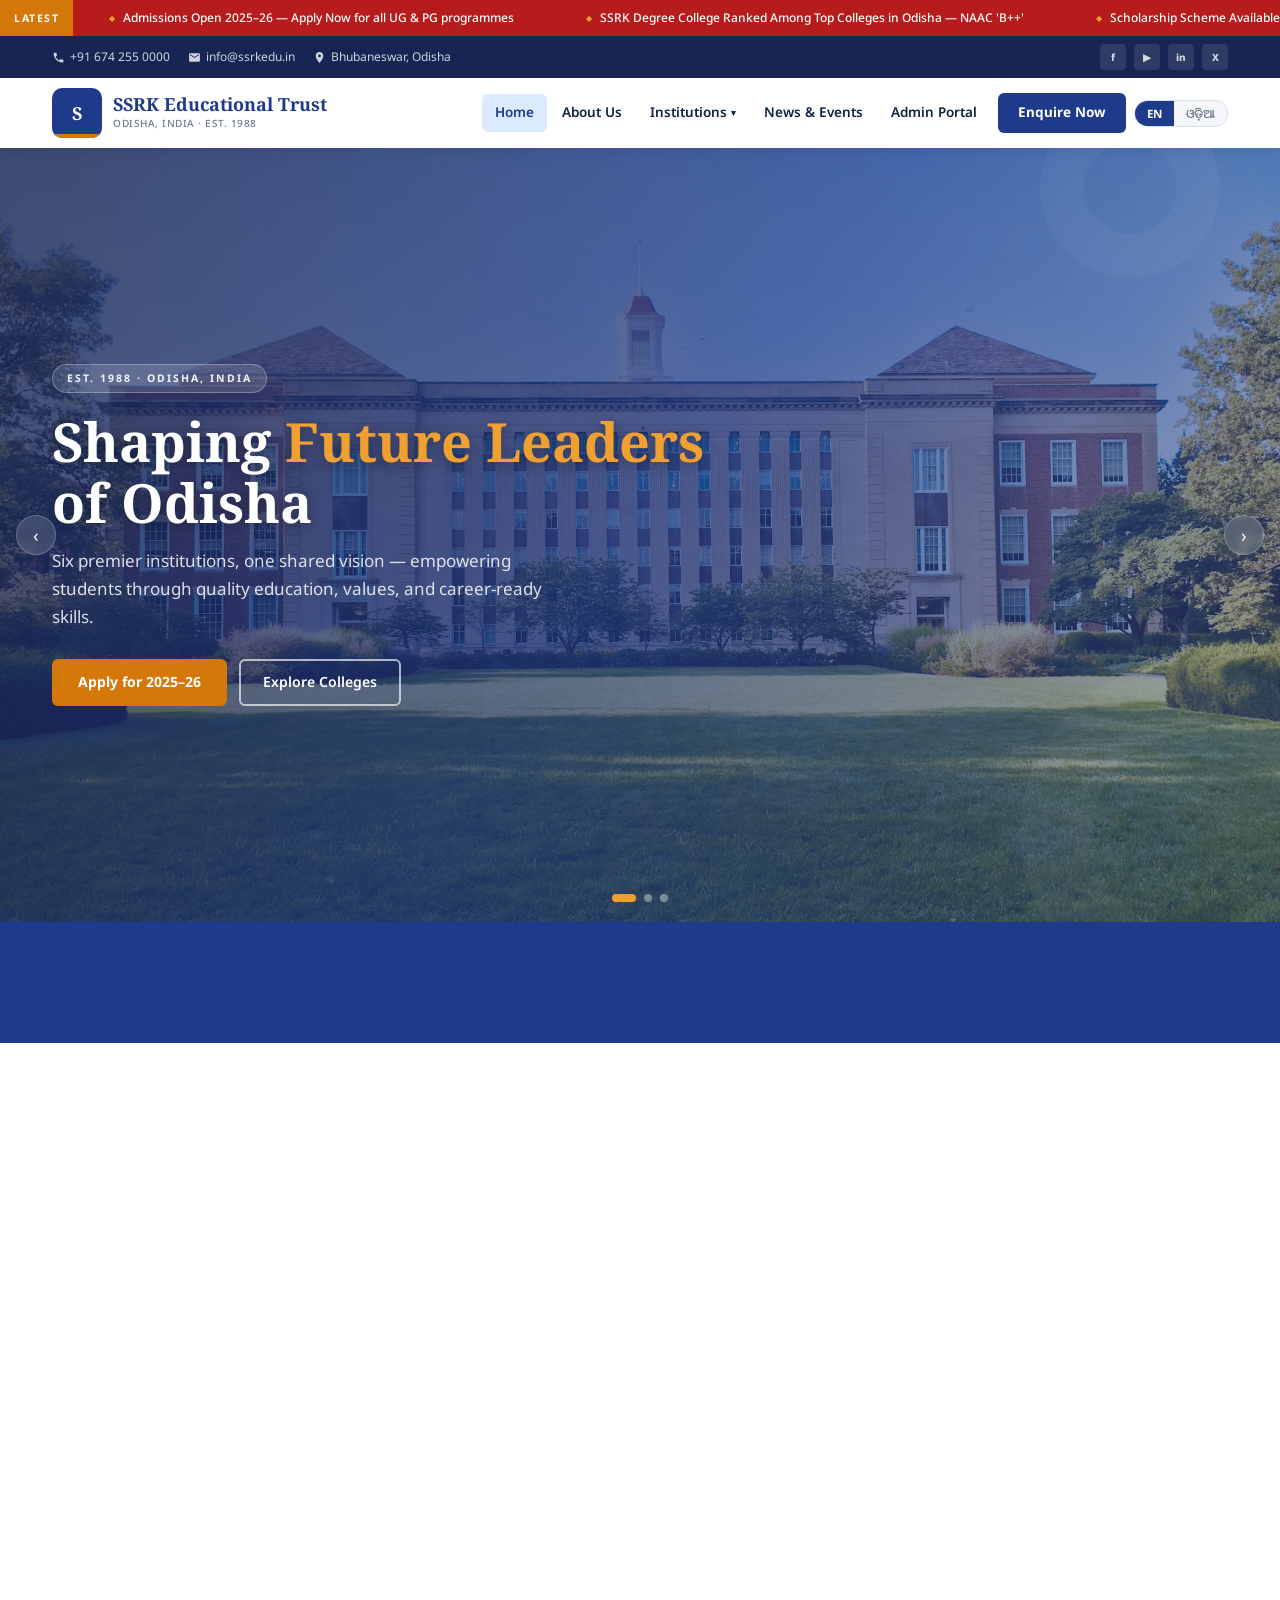
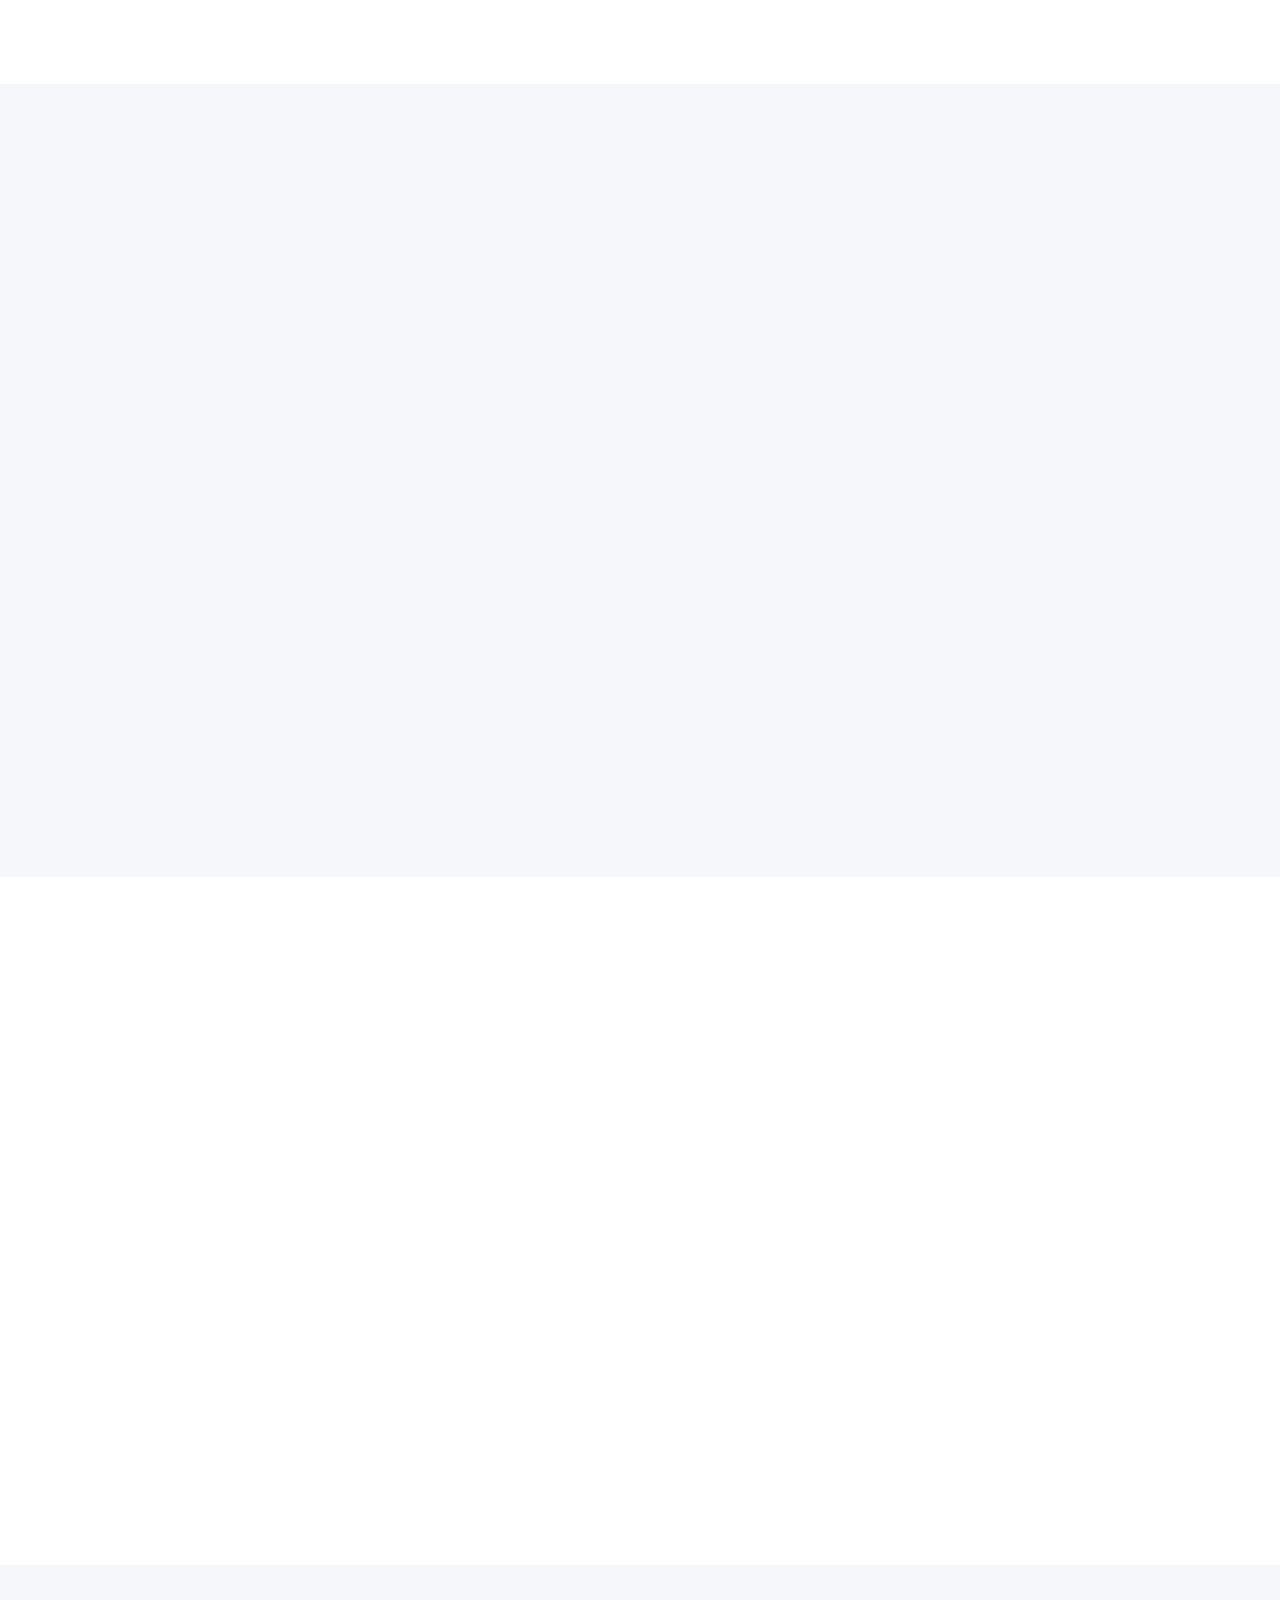
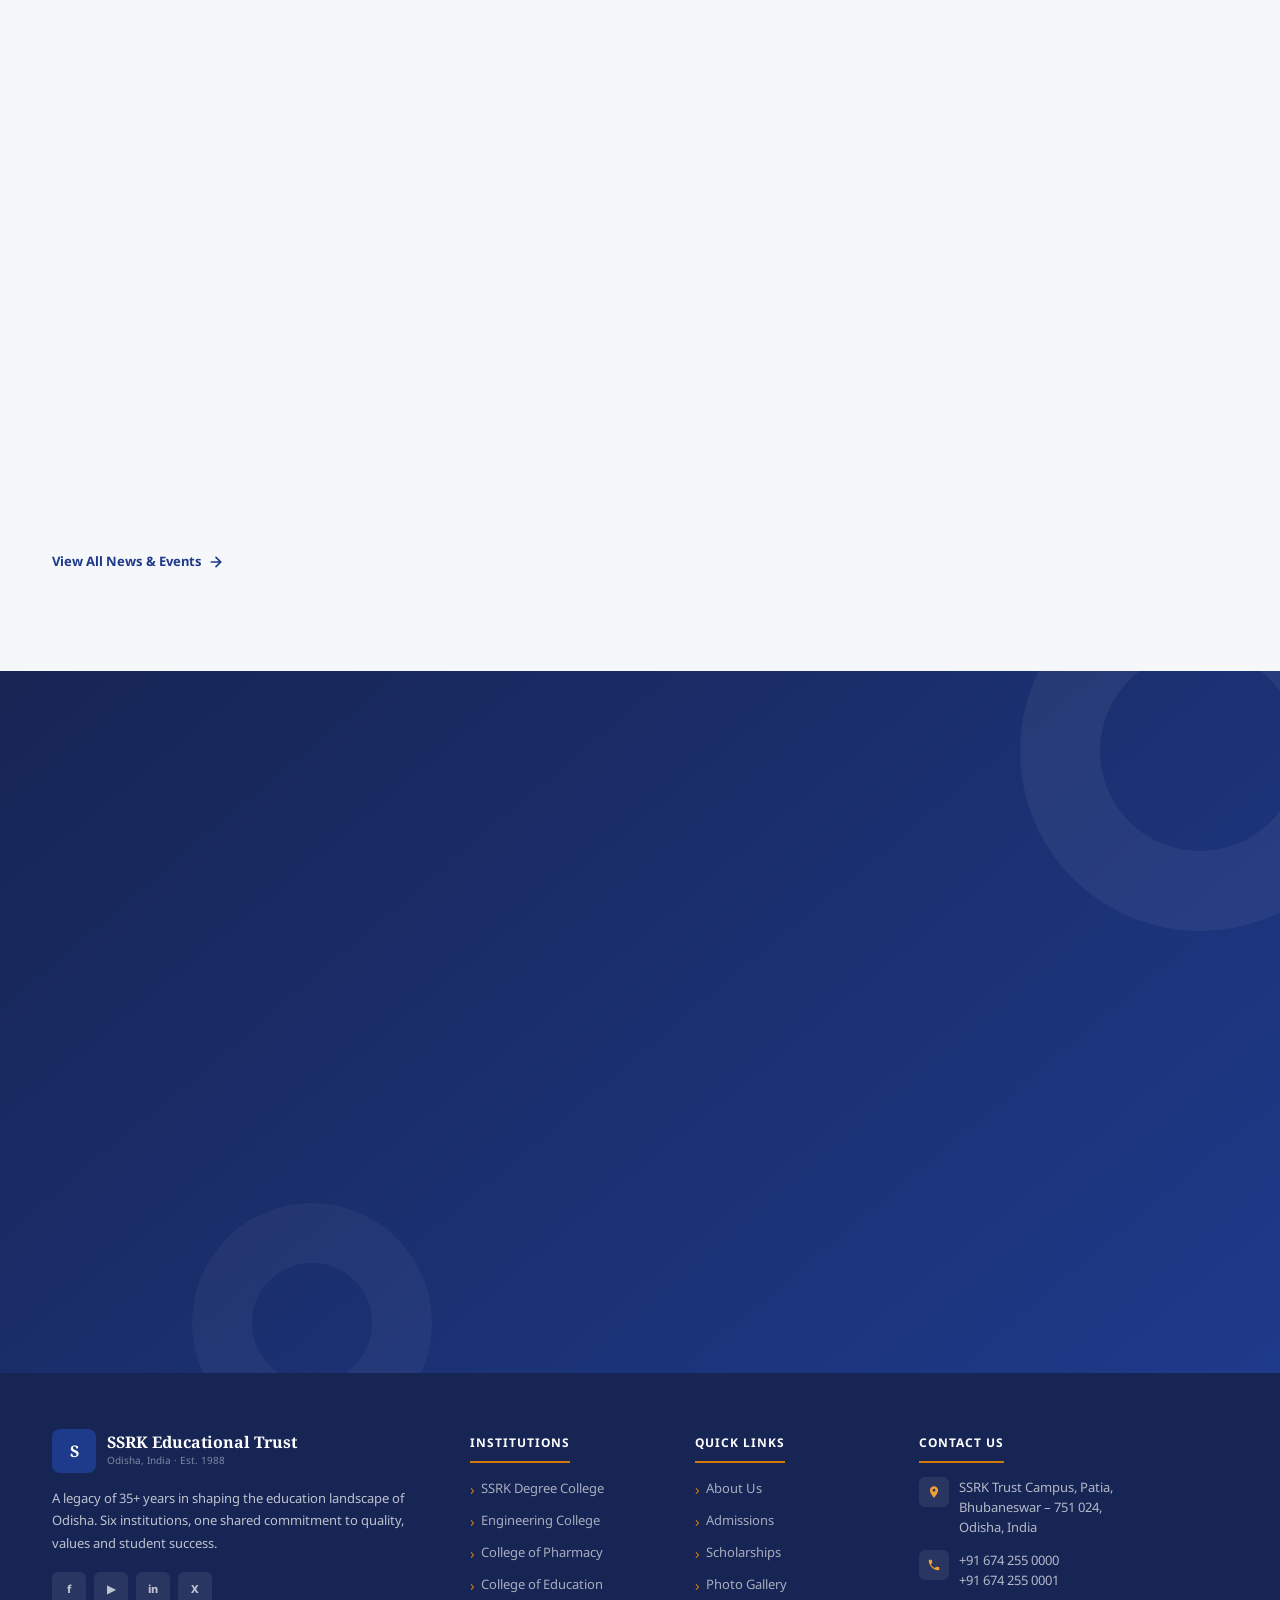
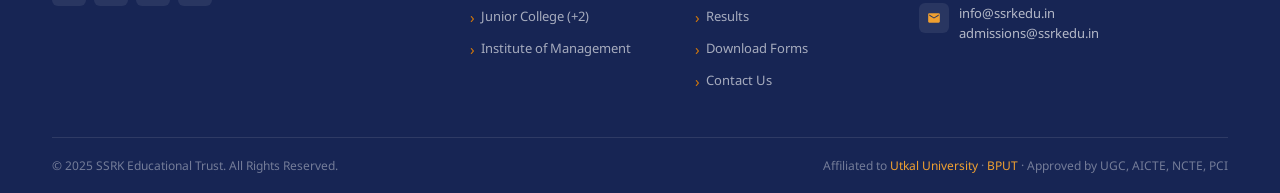
<file: index.html>
<!DOCTYPE html>
<html lang="en">
<head>
  <meta charset="UTF-8">
  <meta http-equiv="refresh" content="0; url=education-website/trust/index.html">
  <title>SSRK Edu</title>
  <link rel="canonical" href="education-website/trust/index.html">
</head>
<body>
  <p><a href="education-website/trust/index.html">Continue to SSRK Edu</a></p>
</body>
</html>
</file>
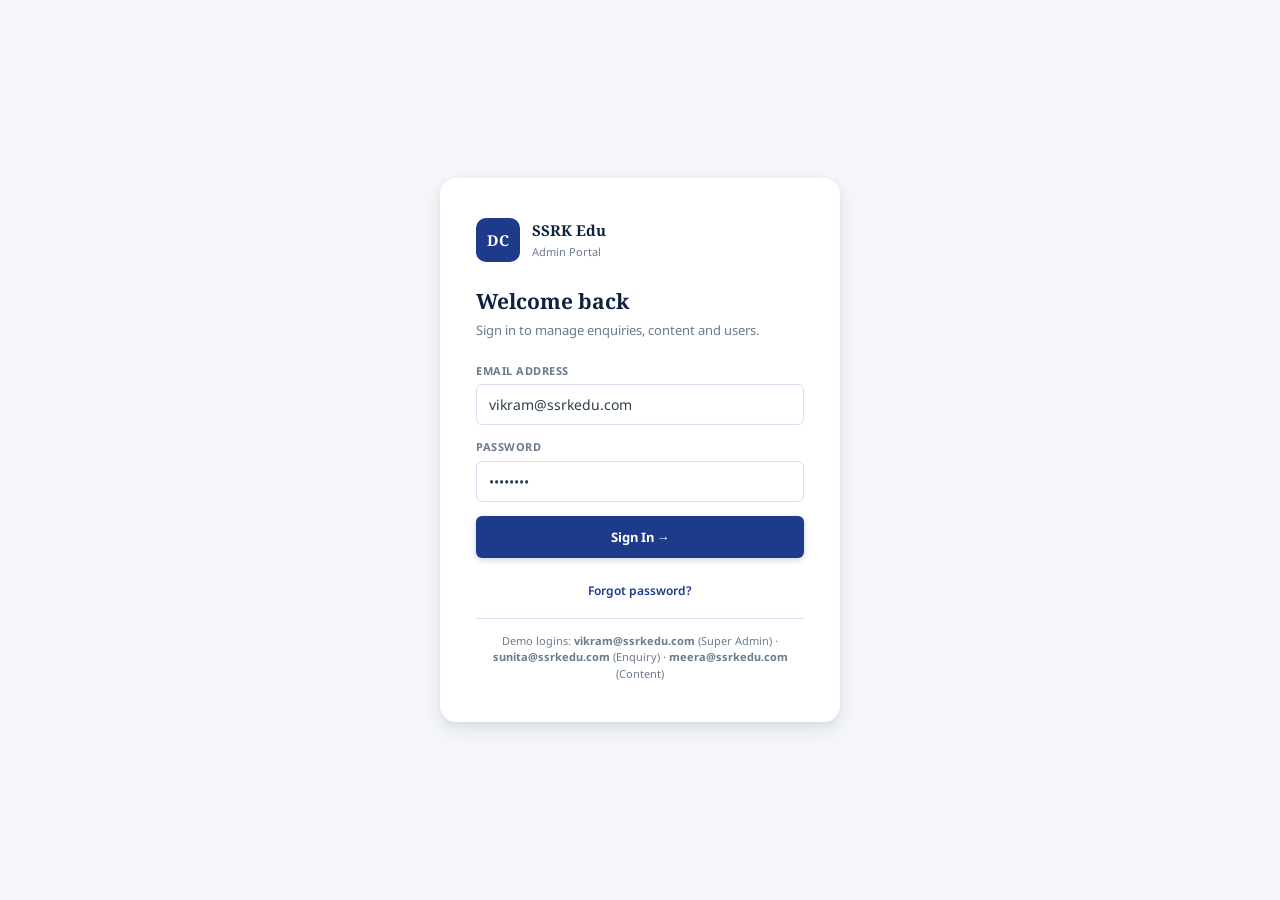
<file: admin-portal/index.html>
<!DOCTYPE html>
<html lang="en">
<head>
<meta charset="UTF-8">
<meta name="viewport" content="width=device-width,initial-scale=1.0">
<title>Admin Portal — SSRK Edu</title>
<link rel="preconnect" href="https://fonts.googleapis.com">
<link href="https://fonts.googleapis.com/css2?family=Noto+Sans:wght@400;500;600;700&family=Noto+Serif:wght@700&display=swap" rel="stylesheet">
<link rel="stylesheet" href="admin-portal.css">
</head>
<body>

<!-- ══ AUTH: LOGIN ══ -->
<div id="v-login" class="auth-wrap">
  <div class="auth-card">
    <div class="auth-logo">
      <div class="auth-mark">DC</div>
      <div><div style="font-family:var(--fs);font-weight:700;font-size:15px;color:var(--th)">SSRK Edu</div><div style="font-size:11px;color:var(--tm);margin-top:2px">Admin Portal</div></div>
    </div>
    <div class="auth-title">Welcome back</div>
    <div class="auth-sub">Sign in to manage enquiries, content and users.</div>
    <div class="fg"><label class="fl">Email Address</label><input class="fi" type="email" id="li-email" value="vikram@ssrkedu.com" placeholder="admin@ssrkedu.com"></div>
    <div class="fg"><label class="fl">Password</label><input class="fi" type="password" id="li-pw" value="••••••••" placeholder="Your password"></div>
    <div id="li-err" class="hidden" style="font-size:12px;color:#DC2626;margin-bottom:10px">Invalid credentials. Try: vikram@ssrkedu.com / sunita@ssrkedu.com</div>
    <button class="btn btn-primary" style="width:100%;justify-content:center;padding:12px" onclick="doLogin()">Sign In →</button>
    <div style="margin-top:12px;text-align:center"><span class="auth-link" onclick="nav('v-forgot')">Forgot password?</span></div>
    <div style="margin-top:18px;padding-top:14px;border-top:1px solid var(--br);font-size:11px;color:var(--tm);text-align:center">
      Demo logins: <strong>vikram@ssrkedu.com</strong> (Super Admin) · <strong>sunita@ssrkedu.com</strong> (Enquiry) · <strong>meera@ssrkedu.com</strong> (Content)
    </div>
  </div>
</div>

<!-- ══ AUTH: FORGOT PW ══ -->
<div id="v-forgot" class="auth-wrap hidden">
  <div class="auth-card">
    <div class="auth-logo">
      <div class="auth-mark">DC</div>
      <div><div style="font-family:var(--fs);font-weight:700;font-size:15px;color:var(--th)">SSRK Edu</div><div style="font-size:11px;color:var(--tm);margin-top:2px">Admin Portal</div></div>
    </div>
    <div class="auth-title">Reset password</div>
    <div class="auth-sub">Enter your email and we'll send a reset OTP.</div>
    <div class="fg"><label class="fl">Email Address</label><input class="fi" type="email" placeholder="admin@ssrkedu.com"></div>
    <button class="btn btn-primary" style="width:100%;justify-content:center;padding:12px" onclick="alert('OTP sent! (demo)')">Send OTP →</button>
    <div style="margin-top:12px;text-align:center"><span class="auth-link" onclick="nav('v-login')">← Back to login</span></div>
  </div>
</div>

<!-- ══ APP SHELL ══ -->
<div id="v-app" class="app-shell hidden">

  <!-- SIDEBAR -->
  <aside class="sidebar" id="sidebar">
    <div class="sb-logo">
      <div class="sb-mark">DC</div>
      <div><div class="sb-name">SSRK Edu</div><div class="sb-sub">ADMIN PORTAL</div></div>
    </div>
    <nav class="sb-nav">
      <div class="sb-sec">Main</div>
      <div class="nav-item active" id="ni-dashboard" onclick="showView('dashboard')">
        <svg viewBox="0 0 24 24"><rect x="3" y="3" width="7" height="7"/><rect x="14" y="3" width="7" height="7"/><rect x="3" y="14" width="7" height="7"/><rect x="14" y="14" width="7" height="7"/></svg>Dashboard
      </div>
      <div class="sb-sec">Modules</div>
      <div class="nav-item" id="ni-enquiries" onclick="showView('enquiries')">
        <svg viewBox="0 0 24 24"><path d="M21 15a2 2 0 0 1-2 2H7l-4 4V5a2 2 0 0 1 2-2h14a2 2 0 0 1 2 2z"/></svg>Enquiry Management
      </div>
      <div class="nav-item" id="ni-cms" onclick="showView('cms')">
        <svg viewBox="0 0 24 24"><path d="M14 2H6a2 2 0 0 0-2 2v16a2 2 0 0 0 2 2h12a2 2 0 0 0 2-2V8z"/><polyline points="14 2 14 8 20 8"/></svg>Content Management
      </div>
      <div class="nav-item" id="ni-users" onclick="showView('users')">
        <svg viewBox="0 0 24 24"><path d="M17 21v-2a4 4 0 0 0-4-4H5a4 4 0 0 0-4 4v2"/><circle cx="9" cy="7" r="4"/><path d="M23 21v-2a4 4 0 0 0-3-3.87"/><path d="M16 3.13a4 4 0 0 1 0 7.75"/></svg>User Management
      </div>
    </nav>
    <div class="sb-footer">
      <div class="sb-user">
        <div class="sb-avatar" id="sb-av">VK</div>
        <div><div class="sb-uname" id="sb-uname">Vikram</div><div class="sb-urole" id="sb-urole">Super Admin</div></div>
        <div class="sb-logout" onclick="doLogout()">Logout</div>
      </div>
    </div>
  </aside>

  <!-- MAIN -->
  <div class="main-area">
    <header class="topbar">
      <button class="sb-toggle" onclick="document.getElementById('sidebar').classList.toggle('open')">
        <svg viewBox="0 0 24 24"><line x1="3" y1="6" x2="21" y2="6"/><line x1="3" y1="12" x2="21" y2="12"/><line x1="3" y1="18" x2="21" y2="18"/></svg>
      </button>
      <div class="topbar-title" id="tb-title">Dashboard</div>
      <span id="tb-badge" class="topbar-badge hidden">3 New</span>
      <div class="topbar-user"><div style="width:28px;height:28px;background:var(--bl);border-radius:50%;display:flex;align-items:center;justify-content:center;font-size:11px;font-weight:700;color:var(--bp)" id="tb-av">VK</div><span id="tb-uname">Vikram</span></div>
    </header>

    <div class="content-area">

      <!-- DASHBOARD -->
      <div id="view-dashboard">
        <div class="ph"><div class="ph-title">Dashboard</div><div class="ph-actions"><span style="font-size:12px;color:var(--tm)">June 27, 2026</span></div></div>
        <div class="stats-row">
          <div class="card stat-card">
            <div class="stat-icon" style="background:var(--ol)"><svg viewBox="0 0 24 24" style="stroke:var(--or)"><path d="M21 15a2 2 0 0 1-2 2H7l-4 4V5a2 2 0 0 1 2-2h14a2 2 0 0 1 2 2z"/></svg></div>
            <div><div class="stat-num">8</div><div class="stat-lbl">New Enquiries</div></div>
          </div>
          <div class="card stat-card">
            <div class="stat-icon" style="background:var(--bl)"><svg viewBox="0 0 24 24" style="stroke:var(--bp)"><polyline points="22 12 18 12 15 21 9 3 6 12 2 12"/></svg></div>
            <div><div class="stat-num">47</div><div class="stat-lbl">Total Enquiries</div></div>
          </div>
          <div class="card stat-card">
            <div class="stat-icon" style="background:var(--gl)"><svg viewBox="0 0 24 24" style="stroke:var(--gn)"><path d="M14 2H6a2 2 0 0 0-2 2v16a2 2 0 0 0 2 2h12a2 2 0 0 0 2-2V8z"/><polyline points="14 2 14 8 20 8"/></svg></div>
            <div><div class="stat-num">6</div><div class="stat-lbl">Published Courses</div></div>
          </div>
          <div class="card stat-card">
            <div class="stat-icon" style="background:var(--pl)"><svg viewBox="0 0 24 24" style="stroke:var(--pu)"><path d="M17 21v-2a4 4 0 0 0-4-4H5"/><circle cx="9" cy="7" r="4"/></svg></div>
            <div><div class="stat-num">3</div><div class="stat-lbl">Active Users</div></div>
          </div>
        </div>
        <div class="card" style="margin-bottom:20px">
          <div class="card-head">
            <div class="card-title">Recent Enquiries</div>
            <button class="btn btn-sm btn-outline" onclick="showView('enquiries')">View All</button>
          </div>
          <div class="card-body">
            <div class="tbl-wrap">
              <table>
                <thead><tr><th>Student</th><th>Course</th><th>Institution</th><th>Status</th><th>Submitted</th></tr></thead>
                <tbody id="dash-tbl"></tbody>
              </table>
            </div>
          </div>
        </div>
        <div class="dash-2col">
          <div class="card">
            <div class="card-head"><div class="card-title">Quick Actions</div></div>
            <div class="card-body" style="display:flex;flex-direction:column;gap:8px">
              <button class="btn btn-outline" style="justify-content:flex-start" onclick="showView('enquiries')"><svg viewBox="0 0 24 24"><path d="M21 15a2 2 0 0 1-2 2H7l-4 4V5a2 2 0 0 1 2-2h14a2 2 0 0 1 2 2z"/></svg>Review New Enquiries</button>
              <button class="btn btn-outline" style="justify-content:flex-start" onclick="showView('course-edit')"><svg viewBox="0 0 24 24"><line x1="12" y1="5" x2="12" y2="19"/><line x1="5" y1="12" x2="19" y2="12"/></svg>Add New Course</button>
              <button class="btn btn-outline" style="justify-content:flex-start" onclick="showView('user-edit')"><svg viewBox="0 0 24 24"><path d="M16 21v-2a4 4 0 0 0-4-4H5"/><circle cx="9" cy="7" r="4"/><line x1="19" y1="8" x2="19" y2="14"/><line x1="22" y1="11" x2="16" y2="11"/></svg>Add New User</button>
            </div>
          </div>
          <div class="card">
            <div class="card-head"><div class="card-title">Enquiries by Course</div></div>
            <div class="card-body" id="dash-breakdown"></div>
          </div>
        </div>
      </div>

      <!-- ENQUIRY LIST -->
      <div id="view-enquiries" class="hidden">
        <div class="ph">
          <div class="ph-title">Enquiry Management</div>
          <div class="ph-actions">
            <button class="btn btn-sm btn-outline" onclick="exportCSV()"><svg viewBox="0 0 24 24"><path d="M21 15v4a2 2 0 0 1-2 2H5a2 2 0 0 1-2-2v-4"/><polyline points="7 10 12 15 17 10"/><line x1="12" y1="15" x2="12" y2="3"/></svg>Export CSV</button>
            <button class="btn btn-sm btn-outline" onclick="exportCSV()">Export Excel</button>
          </div>
        </div>
        <div id="enq-perm-banner" class="perm-banner hidden"><svg viewBox="0 0 24 24"><circle cx="12" cy="12" r="10"/><line x1="12" y1="8" x2="12" y2="12"/><line x1="12" y1="16" x2="12.01" y2="16"/></svg>You have read-only access. Contact Super Admin to enable write permissions.</div>
        <div class="filter-bar">
          <select class="f-select" id="enq-status" onchange="renderEnqTable()"><option value="">All Status</option><option value="New">New</option><option value="Reviewed">Reviewed</option></select>
          <select class="f-select" id="enq-inst" onchange="renderEnqTable()"><option value="">All Institutions</option><option value="Degree College">Degree College</option><option value="Junior College">Junior College</option></select>
          <select class="f-select" id="enq-course" onchange="renderEnqTable()"><option value="">All Courses</option><option value="B.Com">B.Com</option><option value="BCA">BCA</option><option value="B.Sc">B.Sc</option><option value="B.A">B.A</option><option value="D.Pharm">D.Pharm</option><option value="BBA">BBA</option></select>
          <input class="f-input" type="search" id="enq-search" placeholder="Search name or phone…" oninput="renderEnqTable()">
          <button class="btn btn-sm btn-ghost" onclick="clearFilters()">Clear</button>
        </div>
        <div class="card">
          <div class="tbl-wrap">
            <table>
              <thead><tr><th>Student</th><th>Phone</th><th>Institution</th><th>Course</th><th>Topics</th><th>Source</th><th>Status</th><th>Submitted</th></tr></thead>
              <tbody id="enq-tbl"></tbody>
            </table>
          </div>
        </div>
        <div style="margin-top:10px;font-size:12px;color:var(--tm)" id="enq-count"></div>
      </div>

      <!-- ENQUIRY DETAIL -->
      <div id="view-enq-detail" class="hidden">
        <div class="ph">
          <div style="display:flex;align-items:center;gap:12px"><button class="btn btn-sm btn-ghost" onclick="showView('enquiries')"><svg viewBox="0 0 24 24"><polyline points="15 18 9 12 15 6"/></svg>Back</button><div class="ph-title" id="ed-title">Enquiry Detail</div></div>
          <div class="ph-actions" id="ed-actions"></div>
        </div>
        <div class="detail-grid">
          <div class="card"><div class="card-head"><div class="card-title">Submission Details</div></div><div class="card-body" id="ed-fields"></div></div>
          <div>
            <div class="card" style="margin-bottom:16px">
              <div class="card-head"><div class="card-title">Status</div></div>
              <div style="padding:0 20px 20px">
                <div class="fg"><label class="fl">Current Status</label><select class="fsl" id="ed-status-sel"></select></div>
                <div style="margin-bottom:10px;font-size:12px;font-weight:600;color:var(--tm);text-transform:uppercase;letter-spacing:.5px">Notes</div>
                <div id="ed-notes-list" style="max-height:160px;overflow-y:auto;margin-bottom:10px"></div>
                <div class="fg"><label class="fl">Add Note</label><textarea class="fta" id="ed-note-input" placeholder="Add a note for the calling team…" rows="3"></textarea></div>
                <div id="ed-write-btns"><button class="btn btn-sm btn-primary" style="width:100%;justify-content:center;margin-bottom:8px" onclick="saveNote()">Save Note</button><button class="btn btn-sm btn-green" style="width:100%;justify-content:center" onclick="markReviewed()">Mark Reviewed ✓</button></div>
                <div id="ed-read-btns" class="hidden"><div class="perm-banner"><svg viewBox="0 0 24 24"><circle cx="12" cy="12" r="10"/><line x1="12" y1="8" x2="12" y2="12"/><line x1="12" y1="16" x2="12.01" y2="16"/></svg>Read-only access</div></div>
              </div>
            </div>
          </div>
        </div>
      </div>

      <!-- CMS -->
      <div id="view-cms" class="hidden">
        <div class="ph"><div class="ph-title">Content Management</div><div class="ph-actions"><button class="btn btn-sm btn-primary" id="cms-create-btn" onclick="showView('course-edit')"><svg viewBox="0 0 24 24"><line x1="12" y1="5" x2="12" y2="19"/><line x1="5" y1="12" x2="19" y2="12"/></svg>Create Course</button></div></div>
        <div id="cms-perm-banner" class="perm-banner hidden"><svg viewBox="0 0 24 24"><circle cx="12" cy="12" r="10"/><line x1="12" y1="8" x2="12" y2="12"/><line x1="12" y1="16" x2="12.01" y2="16"/></svg>You have read-only access to Content Management.</div>
        <div class="ctx-bar">
          <button class="ctx-btn" onclick="setCtx(this,'ssrk')">SSRK Edu (Parent)</button>
          <button class="ctx-btn active" onclick="setCtx(this,'dc')">SSRK Degree College</button>
          <button class="ctx-btn" onclick="setCtx(this,'jc')">SSRK Junior College</button>
        </div>
        <div class="cms-snav">
          <button class="cms-snav-btn" onclick="setCmsSec(this,'home')">Home</button>
          <button class="cms-snav-btn" onclick="setCmsSec(this,'about')">About</button>
          <button class="cms-snav-btn active" onclick="setCmsSec(this,'courses')">Courses</button>
          <button class="cms-snav-btn" onclick="setCmsSec(this,'faculty')">Faculty</button>
          <button class="cms-snav-btn" onclick="setCmsSec(this,'scholarships')">Scholarships</button>
          <button class="cms-snav-btn" onclick="setCmsSec(this,'gallery')">Gallery</button>
          <button class="cms-snav-btn" onclick="setCmsSec(this,'contact')">Contact</button>
          <button class="cms-snav-btn" onclick="setCmsSec(this,'seo')">SEO</button>
        </div>
        <div class="card">
          <div class="tbl-wrap">
            <table>
              <thead><tr><th>Course Name</th><th>Slug</th><th>Duration</th><th>Seats</th><th>Status</th><th>Last Updated</th><th>Actions</th></tr></thead>
              <tbody id="cms-tbl"></tbody>
            </table>
          </div>
        </div>
      </div>

      <!-- COURSE EDIT -->
      <div id="view-course-edit" class="hidden">
        <div class="ph">
          <div style="display:flex;align-items:center;gap:12px"><button class="btn btn-sm btn-ghost" onclick="showView('cms')"><svg viewBox="0 0 24 24"><polyline points="15 18 9 12 15 6"/></svg>Back</button><div class="ph-title" id="ce-title">New Course</div></div>
          <div class="ph-actions">
            <button class="btn btn-sm btn-outline" onclick="alert('Saved as draft!')">Save Draft</button>
            <button class="btn btn-sm btn-saffron" onclick="alert('Published!')">Publish →</button>
          </div>
        </div>
        <div class="edit-grid">
          <div>
            <div class="card" style="padding:20px;margin-bottom:16px">
              <div class="fsec-title" style="margin-bottom:14px">Course Content</div>
              <div class="ltabs">
                <div class="ltab active" onclick="setLang(this,'od')">ଓଡ଼ିଆ (Odia) <span style="color:#DC2626;font-size:10px">*Required</span></div>
                <div class="ltab" onclick="setLang(this,'en')">English <span style="color:var(--tm);font-size:10px">Optional</span></div>
              </div>
              <div class="lpanel active" id="lp-od">
                <div class="fg"><label class="fl">Course Name (Odia) *</label><input class="fi" placeholder="ଯଥା: ବ୍ୟବସାୟ ପରିଚାଳନା ସ୍ନାତକ"></div>
                <div class="fg"><label class="fl">Short Description (Odia)</label><textarea class="fta" placeholder="ସଂକ୍ଷିପ୍ତ ବିବରଣ…"></textarea></div>
                <div class="fg"><label class="fl">Full Overview (Odia)</label><textarea class="fta" style="min-height:120px" placeholder="ସମ୍ପୂର୍ଣ ବିବରଣ…"></textarea></div>
              </div>
              <div class="lpanel" id="lp-en">
                <div class="fg"><label class="fl">Course Name (English)</label><input class="fi" placeholder="e.g. Bachelor of Business Administration"></div>
                <div class="fg"><label class="fl">Short Description (English)</label><textarea class="fta" placeholder="Short description…"></textarea></div>
                <div class="fg"><label class="fl">Full Overview (English)</label><textarea class="fta" style="min-height:120px" placeholder="Full course overview…"></textarea></div>
              </div>
            </div>
            <div class="card" style="padding:20px">
              <div class="fsec-title" style="margin-bottom:14px">Eligibility & Syllabus</div>
              <div class="fg"><label class="fl">Eligibility Criteria</label><textarea class="fta" placeholder="e.g. Passed 10+2 with Commerce stream…"></textarea></div>
              <div class="fg"><label class="fl">Career Opportunities</label><textarea class="fta" placeholder="Describe career paths…"></textarea></div>
            </div>
          </div>
          <div style="display:flex;flex-direction:column;gap:16px">
            <div class="card" style="padding:18px">
              <div class="fsec-title" style="margin-bottom:12px">Programme Details</div>
              <div class="fg"><label class="fl">Slug (URL key) *</label><input class="fi" placeholder="e.g. b-com"><div class="fhint">Used in the URL: /courses/b-com</div></div>
              <div class="fg"><label class="fl">Course Code</label><input class="fi" placeholder="e.g. B.COM"></div>
              <div class="frow">
                <div class="fg"><label class="fl">Duration *</label><input class="fi" placeholder="3 Years"></div>
                <div class="fg"><label class="fl">Total Seats *</label><input class="fi" type="number" placeholder="120"></div>
              </div>
              <div class="fg"><label class="fl">Approval / Affiliation</label><input class="fi" placeholder="Utkal University"></div>
            </div>
            <div class="card" style="padding:18px">
              <div class="fsec-title" style="margin-bottom:12px">Fee Structure</div>
              <div class="frow">
                <div class="fg"><label class="fl">Tuition / Year</label><input class="fi" placeholder="₹14,000"></div>
                <div class="fg"><label class="fl">Admission Fee</label><input class="fi" placeholder="₹2,500"></div>
              </div>
              <div class="frow">
                <div class="fg"><label class="fl">Exam Fee / Year</label><input class="fi" placeholder="₹2,000"></div>
                <div class="fg"><label class="fl">Total / Year</label><input class="fi" placeholder="₹18,500"></div>
              </div>
            </div>
            <div class="card" style="padding:18px">
              <div class="fsec-title" style="margin-bottom:12px">Visibility</div>
              <div class="tog-wrap"><label class="tog"><input type="checkbox" checked><div class="tog-sl"></div></label>Published (live on site)</div>
              <div style="margin-top:10px" class="tog-wrap"><label class="tog"><input type="checkbox" checked><div class="tog-sl"></div></label>Show in course list</div>
            </div>
          </div>
        </div>
      </div>

      <!-- USERS -->
      <div id="view-users" class="hidden">
        <div class="ph"><div class="ph-title">User Management</div><div class="ph-actions"><button class="btn btn-sm btn-primary" onclick="showView('user-edit')"><svg viewBox="0 0 24 24"><line x1="12" y1="5" x2="12" y2="19"/><line x1="5" y1="12" x2="19" y2="12"/></svg>Create User</button></div></div>
        <div class="card">
          <div class="tbl-wrap">
            <table>
              <thead><tr><th>Name</th><th>Email</th><th>Role</th><th>Permissions</th><th>Status</th><th>Last Login</th><th>Actions</th></tr></thead>
              <tbody id="users-tbl"></tbody>
            </table>
          </div>
        </div>
      </div>

      <!-- USER EDIT -->
      <div id="view-user-edit" class="hidden">
        <div class="ph">
          <div style="display:flex;align-items:center;gap:12px"><button class="btn btn-sm btn-ghost" onclick="showView('users')"><svg viewBox="0 0 24 24"><polyline points="15 18 9 12 15 6"/></svg>Back</button><div class="ph-title" id="ue-title">New User</div></div>
          <div class="ph-actions"><button class="btn btn-sm btn-primary" onclick="alert('User saved!')">Save User</button></div>
        </div>
        <div class="edit-grid">
          <div class="card" style="padding:20px">
            <div class="fsec-title" style="margin-bottom:14px">Account Details</div>
            <div class="frow">
              <div class="fg"><label class="fl">Full Name *</label><input class="fi" placeholder="e.g. Sunita Patra"></div>
              <div class="fg"><label class="fl">Email Address *</label><input class="fi" type="email" placeholder="sunita@ssrkedu.com"></div>
            </div>
            <div class="frow">
              <div class="fg"><label class="fl">Temporary Password *</label><input class="fi" type="password" placeholder="Min 8 characters"></div>
              <div class="fg"><label class="fl">Confirm Password *</label><input class="fi" type="password" placeholder="Repeat password"></div>
            </div>
            <div style="margin-top:6px" class="tog-wrap"><label class="tog"><input type="checkbox" checked><div class="tog-sl"></div></label>Account Active</div>
          </div>
          <div class="card" style="padding:18px">
            <div class="fsec-title" style="margin-bottom:12px">Permissions</div>
            <div style="font-size:12px;color:var(--tm);margin-bottom:12px">Super Admin has all permissions by default. For Admin role, select permissions below.</div>
            <label class="perm-item">
              <input type="checkbox"><div><div class="perm-lbl">Content Management</div><div class="perm-desc">Create, edit and publish pages, courses, faculty.</div></div>
            </label>
            <label class="perm-item">
              <input type="checkbox" checked><div><div class="perm-lbl">Enquiry Management</div><div class="perm-desc">View, update status, add notes, export enquiries.</div></div>
            </label>
          </div>
        </div>
      </div>

    </div><!-- /content-area -->
  </div><!-- /main-area -->
</div><!-- /app-shell -->

<script>
// ─── DATA ───────────────────────────────────────────────
var users = [
  {id:1,name:'Vikram Sharma',initials:'VS',email:'vikram@ssrkedu.com',role:'super_admin',perms:['content_management','enquiry_management'],active:true,lastLogin:'Today, 9:41 AM'},
  {id:2,name:'Sunita Patra',initials:'SP',email:'sunita@ssrkedu.com',role:'admin',perms:['enquiry_management'],active:true,lastLogin:'Today, 8:15 AM'},
  {id:3,name:'Meera Das',initials:'MD',email:'meera@ssrkedu.com',role:'admin',perms:['content_management'],active:true,lastLogin:'Yesterday, 4:30 PM'}
];

var enquiries = [
  {id:1,name:'Priya Sharma',phone:'9437001122',inst:'Degree College',course:'B.Com',topics:'Fees, Eligibility',source:'Website Form',status:'New',date:'27 Jun 2026',notes:[]},
  {id:2,name:'Rahul Patra',phone:'8763441233',inst:'Degree College',course:'BCA',topics:'Scholarship',source:'Website Form',status:'New',date:'27 Jun 2026',notes:[]},
  {id:3,name:'Anita Mishra',phone:'7894561230',inst:'Degree College',course:'B.Sc',topics:'Admissions',source:'Google Ad',status:'Reviewed',date:'26 Jun 2026',notes:['Called, interested in B.Sc PCM. Will visit campus on Monday.']},
  {id:4,name:'Suresh Nayak',phone:'9856321478',inst:'Junior College',course:'Commerce',topics:'Hostel',source:'WhatsApp',status:'Reviewed',date:'26 Jun 2026',notes:['Hostel details shared via WhatsApp.']},
  {id:5,name:'Kavya Rath',phone:'8765431290',inst:'Degree College',course:'D.Pharm',topics:'Fees, PCI approval',source:'Website Form',status:'New',date:'25 Jun 2026',notes:[]},
  {id:6,name:'Bikash Das',phone:'9778342156',inst:'Degree College',course:'B.A',topics:'Scholarship',source:'Walk-in',status:'Reviewed',date:'25 Jun 2026',notes:['OBC scholarship info provided.']},
  {id:7,name:'Sonal Swain',phone:'9040123456',inst:'Degree College',course:'B.Com',topics:'Eligibility',source:'Website Form',status:'New',date:'24 Jun 2026',notes:[]},
  {id:8,name:'Manish Sahoo',phone:'7654321098',inst:'Degree College',course:'BCA',topics:'Placement',source:'Google Ad',status:'Reviewed',date:'24 Jun 2026',notes:['Placement stats shared via email.']},
  {id:9,name:'Deepika Behera',phone:'8901234567',inst:'Degree College',course:'B.Sc',topics:'Fees',source:'Website Form',status:'New',date:'23 Jun 2026',notes:[]},
  {id:10,name:'Ajit Mohanty',phone:'9123456780',inst:'Degree College',course:'D.Pharm',topics:'Hostel, Scholarship',source:'Referral',status:'New',date:'23 Jun 2026',notes:[]}
];

var courses=[
  {name:'D.Pharm',slug:'d-pharm',dur:'2 Years',seats:60,status:'Published',updated:'20 Jun 2026'},
  {name:'B.Sc',slug:'b-sc',dur:'3 Years',seats:80,status:'Published',updated:'18 Jun 2026'},
  {name:'B.Com',slug:'b-com',dur:'3 Years',seats:120,status:'Published',updated:'15 Jun 2026'},
  {name:'B.A',slug:'b-a',dur:'3 Years',seats:160,status:'Published',updated:'15 Jun 2026'},
  {name:'BBA',slug:'bba',dur:'3 Years',seats:60,status:'Published',updated:'10 Jun 2026'},
  {name:'BCA',slug:'bca',dur:'3 Years',seats:60,status:'Draft',updated:'27 Jun 2026'}
];

// ─── STATE ──────────────────────────────────────────────
var currentUser = null;
var currentEnq = null;
var demoCredentials = {
  'vikram@ssrkedu.com': {user: users[0], pw:'any'},
  'sunita@ssrkedu.com': {user: users[1], pw:'any'},
  'meera@ssrkedu.com': {user: users[2], pw:'any'}
};

// ─── ROUTING ────────────────────────────────────────────
function nav(viewId){
  document.querySelectorAll('[id^="v-"]').forEach(function(el){el.classList.add('hidden')});
  document.getElementById(viewId).classList.remove('hidden');
}

function showView(name){
  var views=['dashboard','enquiries','enq-detail','cms','course-edit','users','user-edit'];
  views.forEach(function(v){document.getElementById('view-'+v).classList.add('hidden')});
  document.getElementById('view-'+name).classList.remove('hidden');
  // Update sidebar active
  var map={dashboard:'ni-dashboard',enquiries:'ni-enquiries','enq-detail':'ni-enquiries',cms:'ni-cms','course-edit':'ni-cms',users:'ni-users','user-edit':'ni-users'};
  document.querySelectorAll('.nav-item').forEach(function(n){n.classList.remove('active')});
  if(map[name])document.getElementById(map[name]).classList.add('active');
  // Update topbar title
  var titles={dashboard:'Dashboard',enquiries:'Enquiry Management','enq-detail':'Enquiry Detail',cms:'Content Management','course-edit':'Course Editor',users:'User Management','user-edit':'User Editor'};
  document.getElementById('tb-title').textContent = titles[name]||name;
  // Render views
  if(name==='dashboard')renderDashboard();
  if(name==='enquiries')renderEnqTable();
  if(name==='cms')renderCmsTable();
  if(name==='users')renderUsersTable();
  // Permissions
  applyPermissions(name);
}

function applyPermissions(name){
  if(!currentUser)return;
  var isSuper=currentUser.role==='super_admin';
  var hasCms=isSuper||currentUser.perms.includes('content_management');
  var hasEnq=isSuper||currentUser.perms.includes('enquiry_management');
  // CMS
  var cmsBanner=document.getElementById('cms-perm-banner');
  var cmsBtn=document.getElementById('cms-create-btn');
  if(cmsBanner){cmsBanner.classList.toggle('hidden',hasCms);if(cmsBtn)cmsBtn.classList.toggle('hidden',!hasCms);}
  // Enquiry
  var enqBanner=document.getElementById('enq-perm-banner');
  if(enqBanner)enqBanner.classList.toggle('hidden',hasEnq);
  // Users — only super admin
  var niUsers=document.getElementById('ni-users');
  if(niUsers)niUsers.classList.toggle('hidden',!isSuper);
}

// ─── LOGIN ──────────────────────────────────────────────
function doLogin(){
  var email=document.getElementById('li-email').value.trim().toLowerCase();
  var match=demoCredentials[email];
  if(!match){document.getElementById('li-err').classList.remove('hidden');return;}
  document.getElementById('li-err').classList.add('hidden');
  currentUser=match.user;
  // Update UI
  document.getElementById('sb-av').textContent=currentUser.initials;
  document.getElementById('sb-uname').textContent=currentUser.name.split(' ')[0];
  document.getElementById('sb-urole').textContent=currentUser.role==='super_admin'?'Super Admin':'Admin';
  document.getElementById('tb-av').textContent=currentUser.initials;
  document.getElementById('tb-uname').textContent=currentUser.name.split(' ')[0];
  // New badge
  var newCount=enquiries.filter(function(e){return e.status==='New'}).length;
  var badge=document.getElementById('tb-badge');
  badge.textContent=newCount+' New';badge.classList.remove('hidden');
  nav('v-app');
  showView('dashboard');
}

function doLogout(){nav('v-login');currentUser=null;}

// ─── DASHBOARD ──────────────────────────────────────────
function renderDashboard(){
  var recent=enquiries.slice(0,5);
  var tb=document.getElementById('dash-tbl');
  tb.innerHTML=recent.map(function(e){
    return '<tr onclick="openEnq('+e.id+')" title="Click to view"><td><strong>'+e.name+'</strong></td><td>'+e.course+'</td><td>'+e.inst+'</td><td><span class="badge '+(e.status==='New'?'b-new':'b-reviewed')+'">'+e.status+'</span></td><td style="color:var(--tm)">'+e.date+'</td></tr>';
  }).join('');
  // Breakdown
  var counts={};
  enquiries.forEach(function(e){counts[e.course]=(counts[e.course]||0)+1});
  var bd=document.getElementById('dash-breakdown');
  bd.innerHTML=Object.keys(counts).map(function(c){
    var pct=Math.round(counts[c]/enquiries.length*100);
    return '<div style="margin-bottom:10px"><div style="display:flex;justify-content:space-between;font-size:12px;margin-bottom:4px"><span style="font-weight:600;color:var(--th)">'+c+'</span><span style="color:var(--tm)">'+counts[c]+'</span></div><div style="background:var(--br);border-radius:4px;height:6px"><div style="background:var(--bp);height:6px;border-radius:4px;width:'+pct+'%"></div></div></div>';
  }).join('');
}

// ─── ENQUIRY TABLE ──────────────────────────────────────
function renderEnqTable(){
  var status=document.getElementById('enq-status').value;
  var inst=document.getElementById('enq-inst').value;
  var course=document.getElementById('enq-course').value;
  var q=(document.getElementById('enq-search').value||'').toLowerCase();
  var filtered=enquiries.filter(function(e){
    return (!status||e.status===status)&&(!inst||e.inst===inst)&&(!course||e.course===course)&&(!q||e.name.toLowerCase().includes(q)||e.phone.includes(q));
  });
  var tb=document.getElementById('enq-tbl');
  tb.innerHTML=filtered.length?filtered.map(function(e){
    return '<tr onclick="openEnq('+e.id+')"><td><strong>'+e.name+'</strong></td><td>'+e.phone+'</td><td>'+e.inst+'</td><td>'+e.course+'</td><td style="color:var(--tm);font-size:12px">'+e.topics+'</td><td style="color:var(--tm);font-size:12px">'+e.source+'</td><td><span class="badge '+(e.status==='New'?'b-new':'b-reviewed')+'">'+e.status+'</span></td><td style="color:var(--tm);font-size:12px">'+e.date+'</td></tr>';
  }).join(''):'<tr><td colspan="8" style="text-align:center;color:var(--tm);padding:32px">No enquiries match your filters.</td></tr>';
  document.getElementById('enq-count').textContent='Showing '+filtered.length+' of '+enquiries.length+' enquiries';
}

function clearFilters(){['enq-status','enq-inst','enq-course'].forEach(function(id){document.getElementById(id).value=''});document.getElementById('enq-search').value='';renderEnqTable();}

function openEnq(id){
  currentEnq=enquiries.find(function(e){return e.id===id});
  if(!currentEnq)return;
  var isSuper=currentUser.role==='super_admin';
  var hasEnq=isSuper||currentUser.perms.includes('enquiry_management');
  document.getElementById('ed-title').textContent=currentEnq.name;
  document.getElementById('ed-fields').innerHTML=[
    {l:'Student Name',v:currentEnq.name},{l:'Phone',v:currentEnq.phone},
    {l:'Institution',v:currentEnq.inst},{l:'Course',v:currentEnq.course},
    {l:'Topics',v:currentEnq.topics},{l:'Source',v:currentEnq.source},
    {l:'Submitted',v:currentEnq.date}
  ].map(function(r){return '<div class="drow"><div class="dlbl">'+r.l+'</div><div class="dval">'+r.v+'</div></div>';}).join('');
  var sel=document.getElementById('ed-status-sel');
  sel.innerHTML='<option value="New">New</option><option value="Reviewed">Reviewed</option>';
  sel.value=currentEnq.status;
  sel.disabled=!hasEnq;
  renderNotes();
  document.getElementById('ed-write-btns').classList.toggle('hidden',!hasEnq);
  document.getElementById('ed-read-btns').classList.toggle('hidden',hasEnq);
  showView('enq-detail');
}

function renderNotes(){
  var nl=document.getElementById('ed-notes-list');
  nl.innerHTML=currentEnq.notes.length?currentEnq.notes.map(function(n){return '<div class="note-entry"><div class="note-meta">'+currentUser.name+' · Just now</div>'+n+'</div>';}).join(''):'<div style="font-size:12px;color:var(--tm);padding:8px 0">No notes yet.</div>';
}

function saveNote(){var t=document.getElementById('ed-note-input').value.trim();if(!t)return;currentEnq.notes.push(t);document.getElementById('ed-note-input').value='';renderNotes();}
function markReviewed(){currentEnq.status='Reviewed';document.getElementById('ed-status-sel').value='Reviewed';}
function exportCSV(){alert('CSV export triggered for current filter context. (demo)');}

// ─── CMS ────────────────────────────────────────────────
function setCtx(btn,ctx){document.querySelectorAll('.ctx-btn').forEach(function(b){b.classList.remove('active')});btn.classList.add('active');}
function setCmsSec(btn,sec){document.querySelectorAll('.cms-snav-btn').forEach(function(b){b.classList.remove('active')});btn.classList.add('active');}

function renderCmsTable(){
  var tb=document.getElementById('cms-tbl');
  var hasCms=currentUser&&(currentUser.role==='super_admin'||currentUser.perms.includes('content_management'));
  tb.innerHTML=courses.map(function(c){
    var badge=c.status==='Published'?'<span class="badge b-published">Published</span>':'<span class="badge b-draft">Draft</span>';
    var actions=hasCms?'<button class="btn btn-sm btn-outline" onclick="showView(\'course-edit\')">Edit</button> <button class="btn btn-sm btn-danger">Delete</button>':'<span style="font-size:12px;color:var(--tm)">Read only</span>';
    return '<tr><td><strong>'+c.name+'</strong></td><td style="color:var(--tm);font-size:12px">'+c.slug+'</td><td>'+c.dur+'</td><td>'+c.seats+'</td><td>'+badge+'</td><td style="color:var(--tm);font-size:12px">'+c.updated+'</td><td>'+actions+'</td></tr>';
  }).join('');
}

// ─── USERS ──────────────────────────────────────────────
function renderUsersTable(){
  var tb=document.getElementById('users-tbl');
  tb.innerHTML=users.map(function(u){
    var role=u.role==='super_admin'?'<span class="badge b-super">Super Admin</span>':'<span class="badge b-admin">Admin</span>';
    var perms=u.role==='super_admin'?'All access':u.perms.map(function(p){return p.replace('_management','')}).join(', ')||'None';
    var status=u.active?'<span class="badge b-published">Active</span>':'<span class="badge b-inactive">Inactive</span>';
    return '<tr onclick="showView(\'user-edit\')"><td><div style="display:flex;align-items:center;gap:8px"><div style="width:28px;height:28px;background:var(--bl);border-radius:50%;display:flex;align-items:center;justify-content:center;font-size:10px;font-weight:700;color:var(--bp)">'+u.initials+'</div><strong>'+u.name+'</strong></div></td><td style="color:var(--tm)">'+u.email+'</td><td>'+role+'</td><td style="font-size:12px;color:var(--tm)">'+perms+'</td><td>'+status+'</td><td style="color:var(--tm);font-size:12px">'+u.lastLogin+'</td><td><button class="btn btn-sm btn-outline" onclick="event.stopPropagation();showView(\'user-edit\')">Edit</button></td></tr>';
  }).join('');
}

// ─── LANG TABS ──────────────────────────────────────────
function setLang(tab,lang){
  document.querySelectorAll('.ltab').forEach(function(t){t.classList.remove('active')});
  document.querySelectorAll('.lpanel').forEach(function(p){p.classList.remove('active')});
  tab.classList.add('active');
  document.getElementById('lp-'+lang).classList.add('active');
}
</script>
</body>
</html>
</file>
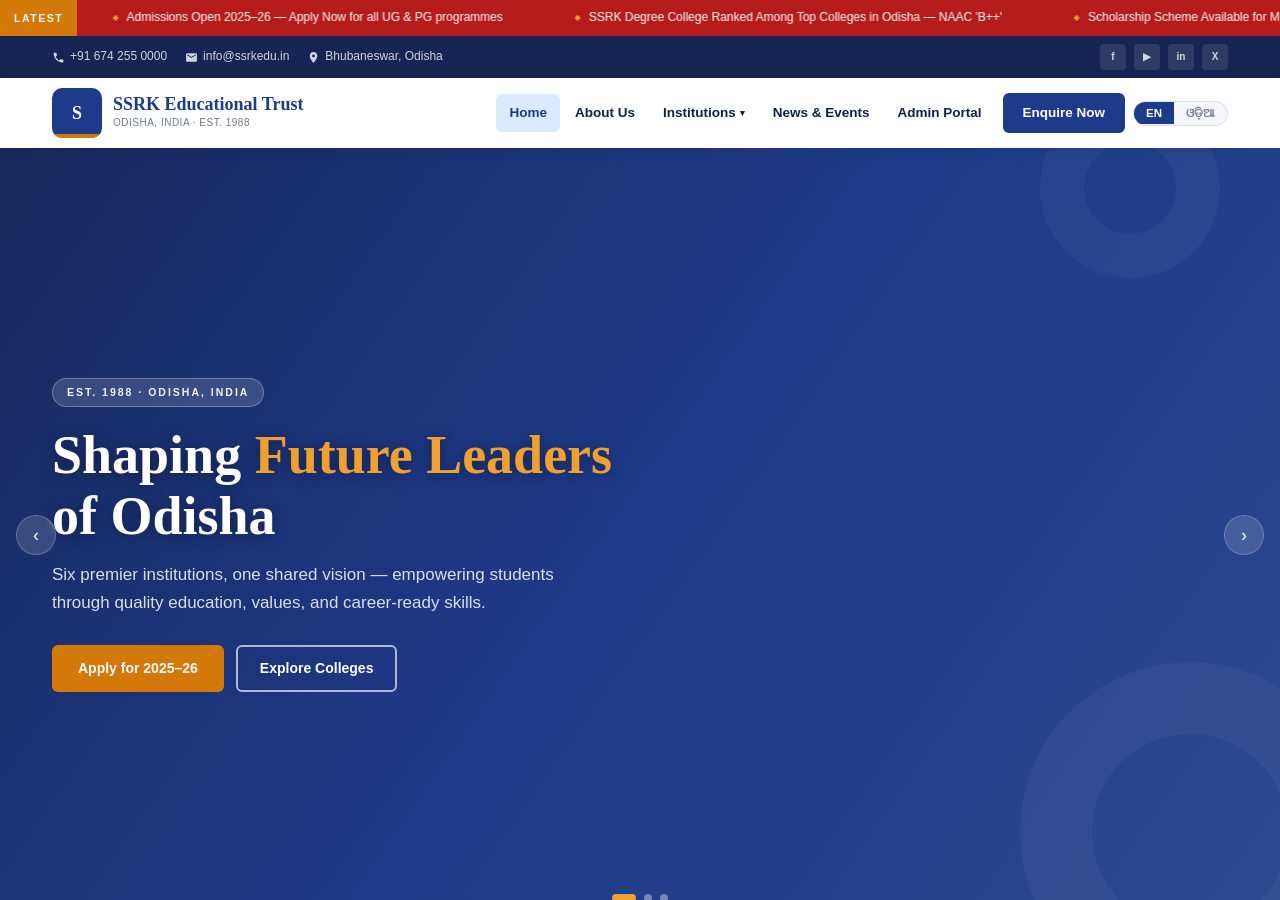
<file: education-website/index.html>
<!DOCTYPE html>
<html lang="en">
<head>
  <meta charset="UTF-8">
  <meta http-equiv="refresh" content="0; url=trust/index.html">
  <title>SSRK Edu</title>
  <link rel="canonical" href="trust/index.html">
</head>
<body>
  <p><a href="trust/index.html">Continue to SSRK Edu</a></p>
</body>
</html>
</file>
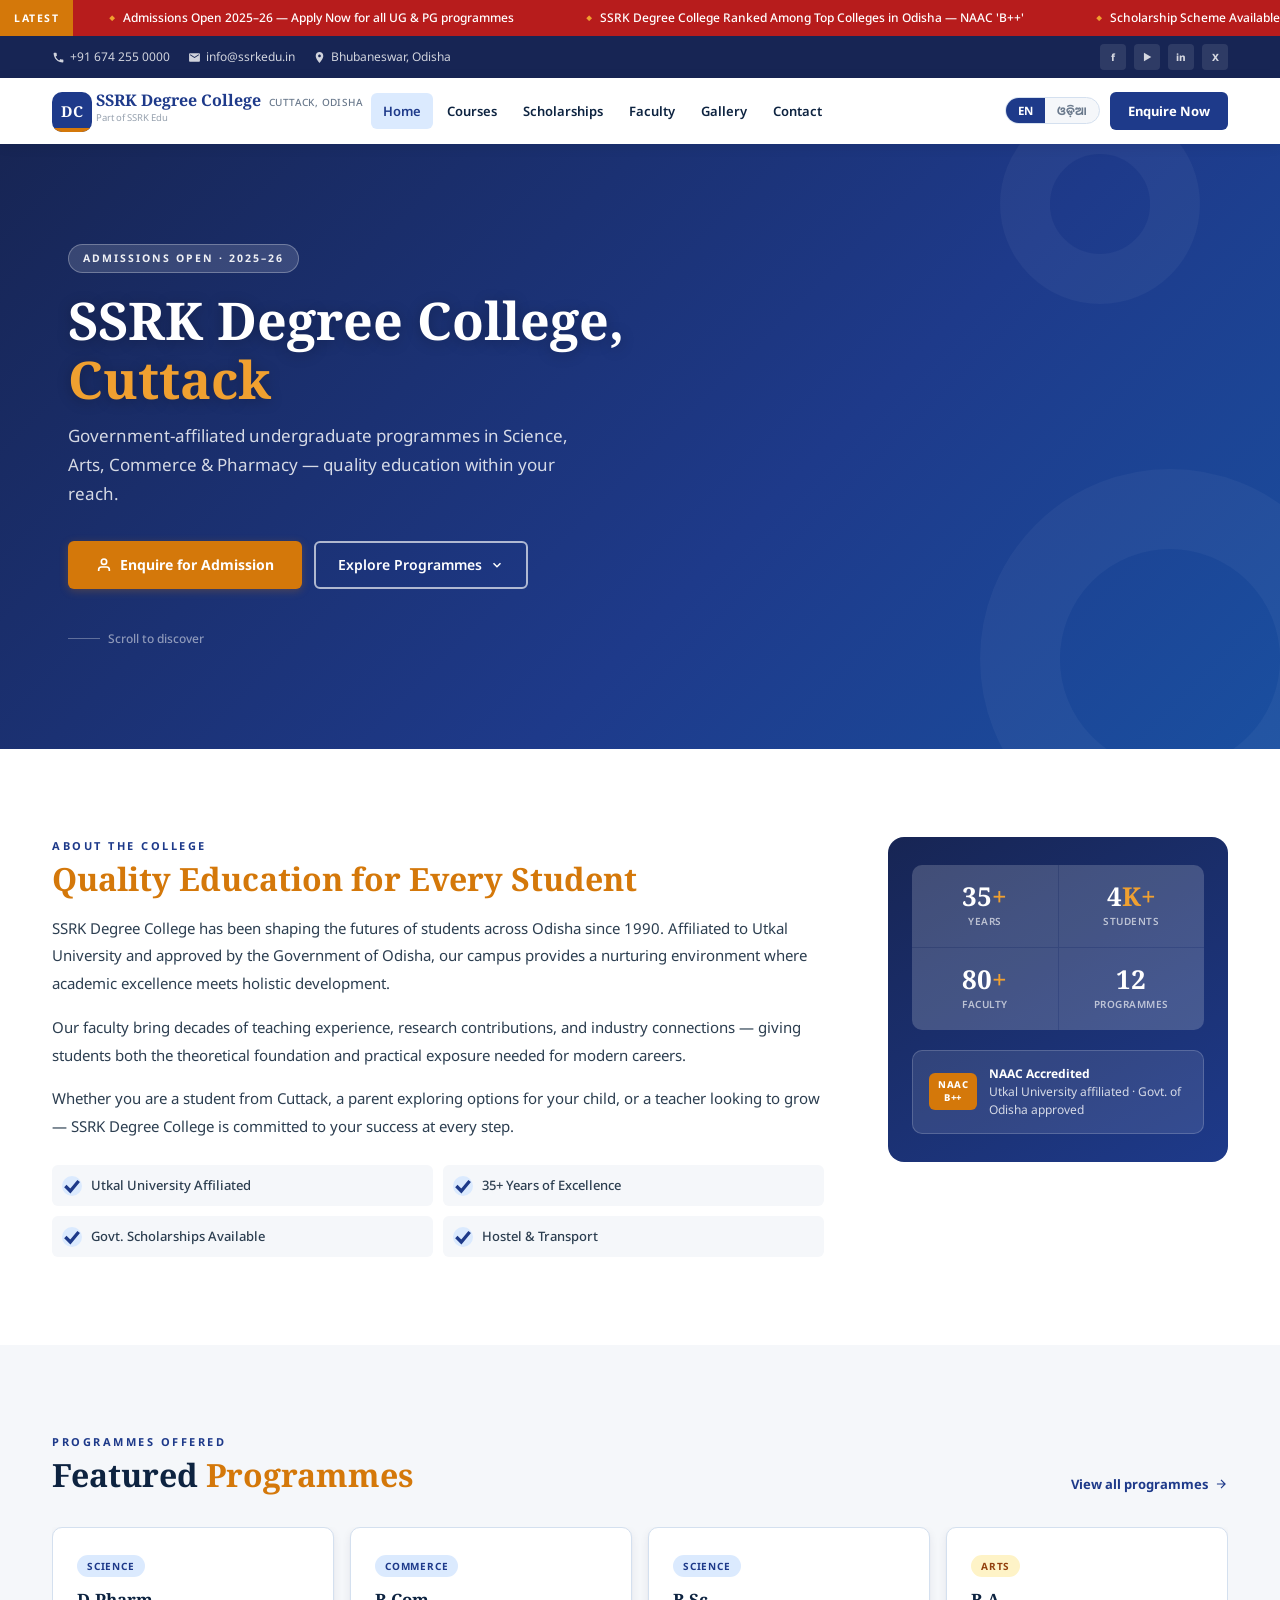
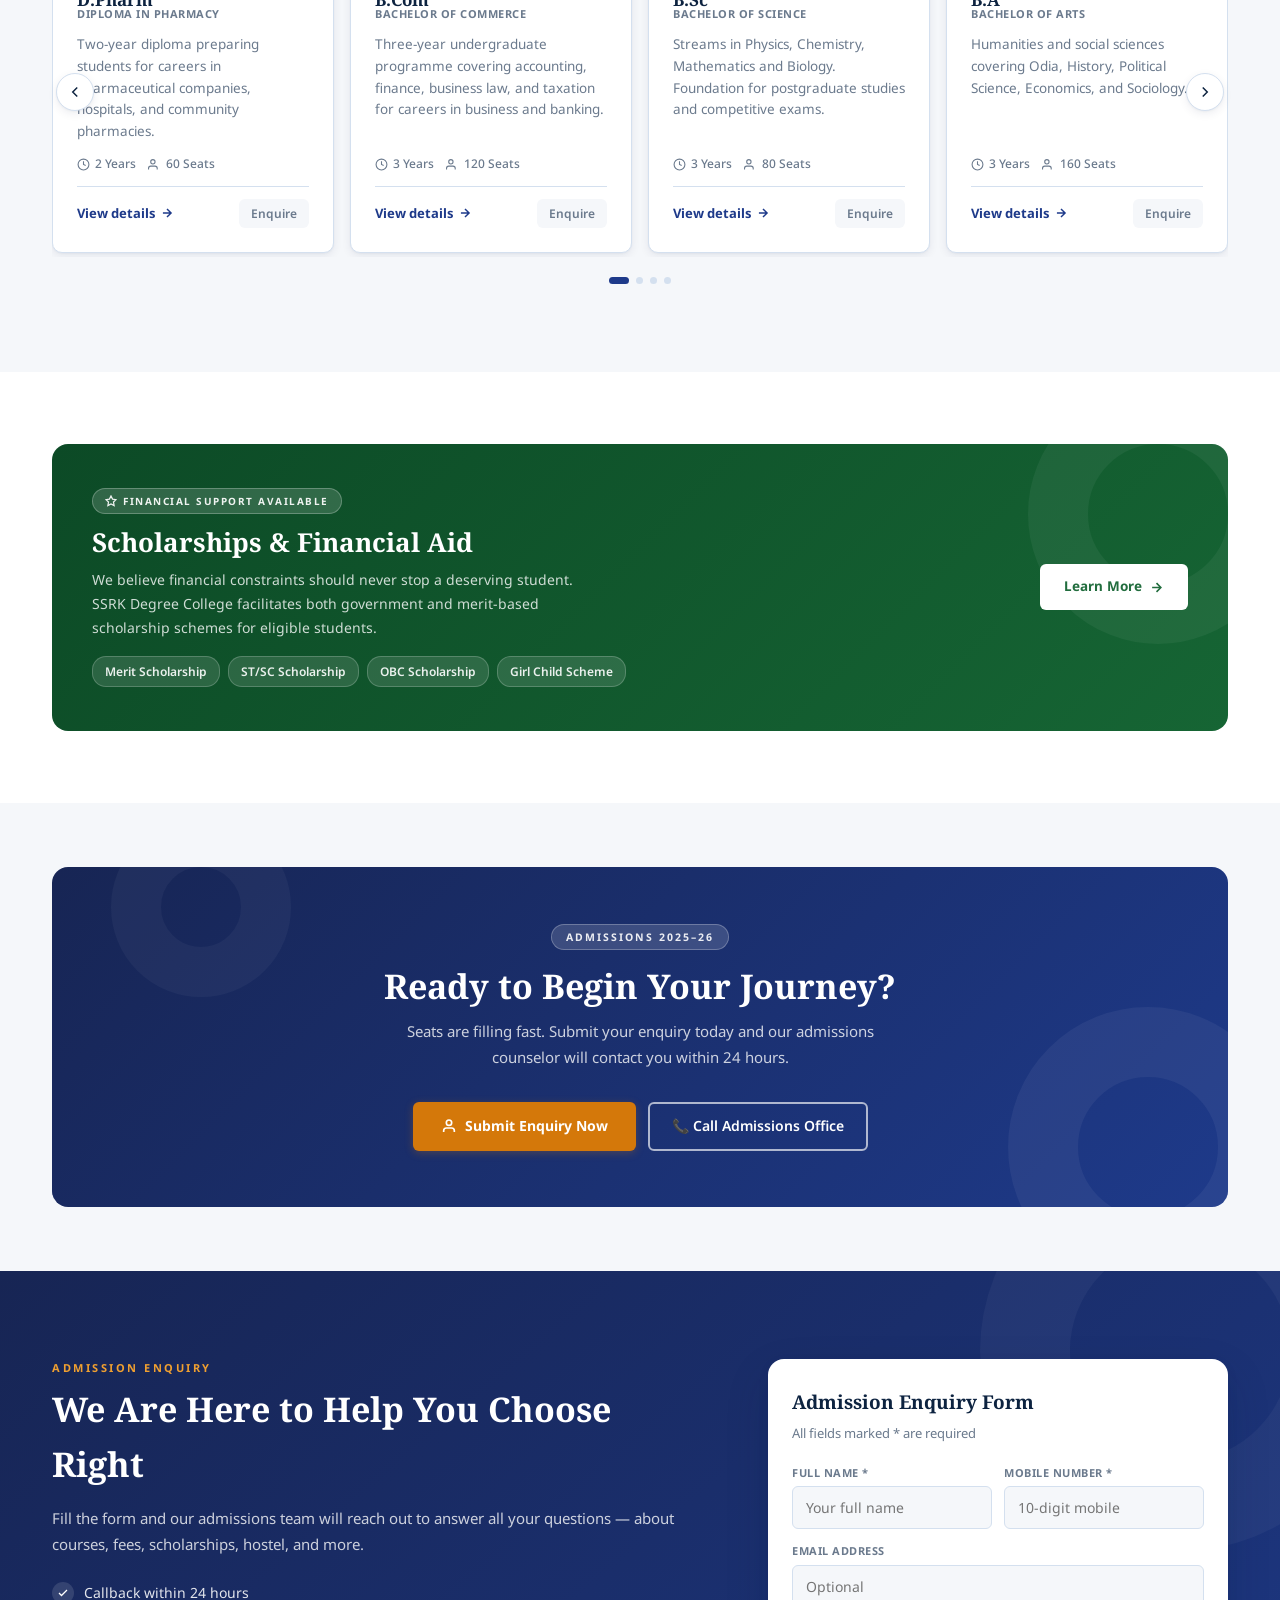
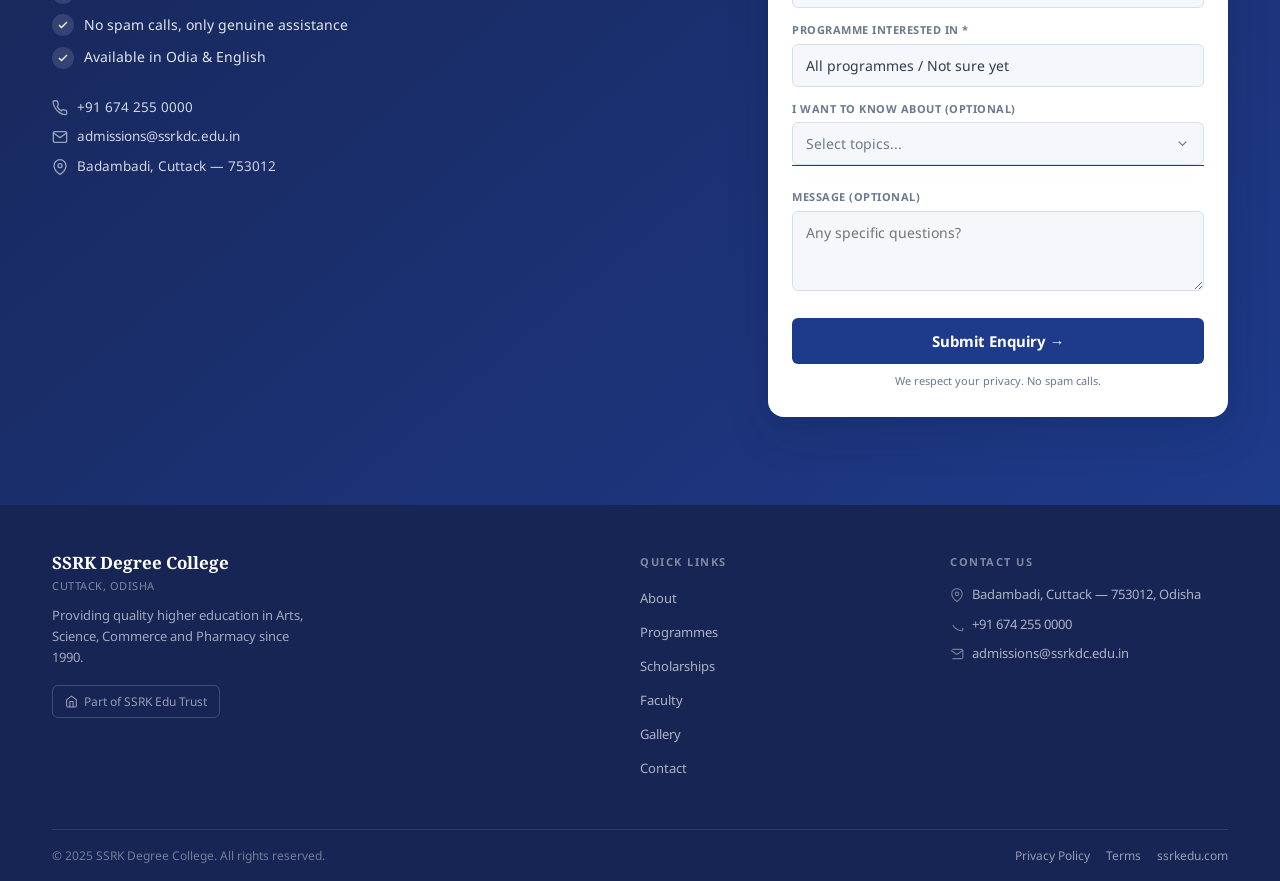
<file: education-website/institution/index.html>
<!DOCTYPE html>
<html lang="or">
<head>
<meta charset="UTF-8">
<meta name="viewport" content="width=device-width, initial-scale=1.0, maximum-scale=1.0">
<title>SSRK Degree College | ssrkdc.ssrkedu.com</title>
<meta name="description" content="SSRK Degree College, Cuttack — quality undergraduate programmes in science, arts, commerce and pharmacy. Admissions open 2025–26.">
<link rel="preconnect" href="https://fonts.googleapis.com">
<link rel="preconnect" href="https://fonts.gstatic.com" crossorigin>
<link rel="stylesheet" href="../_shared/site-chrome.css">
<link rel="stylesheet" href="_components/institution-header.css">
<link href="https://fonts.googleapis.com/css2?family=Noto+Sans:wght@300;400;500;600;700&family=Noto+Serif:wght@400;600;700&family=Noto+Sans+Oriya:wght@400;500;600;700&display=swap" rel="stylesheet">
<style>
/* ── TOKENS ── */
:root{
  --blue-deep:    #172554;
  --blue-primary: #1E3A8A;
  --blue-mid:     #3B5998;
  --blue-light:   #DBEAFE;
  --saffron:      #D4780A;
  --saffron-lt:   #F0A030;
  --inst-primary: #1E3A8A; /* per-institution override point */
  --white:#FFFFFF;
  --bg:#F5F7FA;
  --text-h:#0D2340;
  --text-b:#2C3E50;
  --text-m:#6B7A8D;
  --border:#D4E0EF;
  --r-sm:6px;--r-md:10px;--r-lg:16px;
  --sh-sm:0 1px 2px rgba(13,35,64,.04),0 3px 10px rgba(13,35,64,.07);
  --sh-md:0 8px 20px rgba(13,35,64,.10),0 2px 6px rgba(13,35,64,.05);
  --sh-lg:0 18px 44px rgba(13,35,64,.15),0 4px 12px rgba(13,35,64,.07);
  --tr:.28s ease;
  --ff:'Noto Sans',sans-serif;
  --fs:'Noto Serif',serif;
  --fo:'Noto Sans Oriya','Noto Sans',sans-serif;
}
*,*::before,*::after{box-sizing:border-box;margin:0;padding:0}
html{scroll-behavior:smooth}
@media(prefers-reduced-motion:reduce){html{scroll-behavior:auto}}
body{font-family:var(--ff);color:var(--text-b);background:var(--white);line-height:1.6;font-size:15px;overflow-x:clip}
img{max-width:100%;display:block}
a{text-decoration:none;color:inherit}
ul{list-style:none}
button{cursor:pointer;border:none;background:none;font-family:inherit}

/* ── CONTAINER ── */
.container{width:100%;max-width:1240px;margin:0 auto;padding:0 16px}
@media(min-width:768px){.container{padding:0 24px}}
@media(min-width:1024px){.container{padding:0 32px}}

/* ── BUTTONS ── */
.btn-primary{display:inline-flex;align-items:center;gap:8px;background:var(--saffron);color:#fff;padding:13px 28px;border-radius:var(--r-sm);font-weight:700;font-size:14px;transition:var(--tr);border:none;cursor:pointer;box-shadow:0 2px 8px rgba(212,120,10,.28)}
.btn-primary:hover{background:#b5660a;transform:translateY(-2px);box-shadow:0 9px 20px rgba(212,120,10,.38)}
.btn-primary:active{transform:translateY(0);box-shadow:0 2px 6px rgba(212,120,10,.3)}
.btn-outline{display:inline-flex;align-items:center;gap:8px;background:transparent;color:#fff;border:2px solid rgba(255,255,255,.65);padding:11px 22px;border-radius:var(--r-sm);font-weight:600;font-size:14px;transition:var(--tr);cursor:pointer}
.btn-outline:hover{background:rgba(255,255,255,.18);border-color:#fff;transform:translateY(-2px)}
.btn-blue{display:inline-flex;align-items:center;gap:6px;background:var(--blue-primary);color:#fff;padding:10px 22px;border-radius:var(--r-sm);font-weight:600;font-size:13px;transition:var(--tr);border:none;cursor:pointer;box-shadow:0 2px 6px rgba(30,58,138,.22)}
.btn-blue:hover{background:var(--blue-deep);transform:translateY(-2px);box-shadow:0 8px 16px rgba(30,58,138,.3)}

/* ── TYPOGRAPHY ── */
.section-label{font-size:11px;font-weight:700;letter-spacing:2.5px;text-transform:uppercase;color:var(--blue-primary);margin-bottom:6px;display:block}
.section-title{font-family:var(--fs);font-size:clamp(22px,4vw,32px);color:var(--text-h);font-weight:700;line-height:1.2}
.section-title span{color:var(--saffron)}
.section-header{text-align:center;margin-bottom:40px}
.section-header p{color:var(--text-m);max-width:500px;margin:10px auto 0;font-size:14.5px}

/* ── HERO ── */
.hero{position:relative;background:linear-gradient(135deg,var(--blue-deep) 0%,var(--blue-primary) 60%,#1a4fa0 100%);display:flex;align-items:center;overflow:hidden}
.hero::before{content:'';position:absolute;bottom:-100px;right:-80px;width:380px;height:380px;border:80px solid rgba(255,255,255,.04);border-radius:50%;pointer-events:none}
.hero::after{content:'';position:absolute;top:-40px;right:80px;width:200px;height:200px;border:50px solid rgba(255,255,255,.04);border-radius:50%;pointer-events:none}
.hero-inner{position:relative;z-index:2;padding:52px 0 96px;width:100%;text-align:left;align-self:flex-start}
.hero-inner > *{margin-left:24px}
@media(min-width:1024px){.hero-inner > *{margin-left:48px}}
@media(min-width:768px){.hero-inner{padding:80px 0 72px}}
@media(min-width:1024px){.hero-inner{padding:100px 0}}
.hero-badge{display:inline-block;background:rgba(255,255,255,.14);border:1px solid rgba(255,255,255,.28);color:rgba(255,255,255,.92);font-size:10.5px;font-weight:700;letter-spacing:2px;text-transform:uppercase;padding:5px 14px;border-radius:20px;margin-bottom:18px}
.hero-title{font-family:var(--fs);font-size:clamp(26px,5.5vw,52px);font-weight:700;line-height:1.13;color:#fff;margin-bottom:14px;text-shadow:0 2px 14px rgba(0,0,0,.25)}
.hero-title em{color:var(--saffron-lt);font-style:normal}
.hero-sub{font-size:clamp(13.5px,2.2vw,17px);color:rgba(255,255,255,.82);margin-bottom:32px;max-width:540px;line-height:1.7}
.hero-actions{display:flex;flex-wrap:wrap;gap:12px;align-items:center}
@media(max-width:480px){.hero-actions{flex-direction:column;gap:10px}.hero-actions a,.hero-actions button{width:100%;justify-content:center}}
.hero-scroll{margin-top:40px;display:flex;align-items:center;gap:8px;color:rgba(255,255,255,.5);font-size:12px;font-weight:500}
.hero-scroll::before{content:'';display:block;width:32px;height:1px;background:rgba(255,255,255,.3)}

/* ── OVERVIEW ── */
.overview-section{padding:64px 0;background:#fff}
@media(min-width:768px){.overview-section{padding:88px 0}}
.overview-grid{display:grid;gap:48px}
@media(min-width:1024px){.overview-grid{grid-template-columns:1fr 340px;gap:64px;align-items:start}}
.overview-text p{color:var(--text-b);font-size:15px;line-height:1.85;margin-bottom:16px}
.overview-highlights{display:grid;grid-template-columns:1fr 1fr;gap:10px;margin:24px 0 0}
.ov-item{display:flex;align-items:flex-start;gap:9px;font-size:13px;color:var(--text-b);font-weight:500;padding:10px;background:var(--bg);border-radius:var(--r-sm)}
.ov-dot{width:20px;height:20px;background:var(--blue-light);border-radius:50%;display:flex;align-items:center;justify-content:center;flex-shrink:0;margin-top:1px}
/* Stats card in overview */
.overview-card{background:linear-gradient(150deg,var(--blue-deep) 0%,var(--blue-primary) 100%);border-radius:var(--r-lg);padding:28px 24px;color:#fff;display:flex;flex-direction:column;gap:0}
.ov-stat-grid{display:grid;grid-template-columns:1fr 1fr;gap:1px;background:rgba(255,255,255,.12);border-radius:var(--r-md);overflow:hidden;margin-bottom:20px}
.ov-stat{background:rgba(255,255,255,.07);padding:18px 14px;text-align:center}
.ov-stat-num{font-family:var(--fs);font-size:26px;font-weight:700;color:#fff;line-height:1}
.ov-stat-num span{color:var(--saffron-lt)}
.ov-stat-lbl{font-size:10px;color:rgba(255,255,255,.65);font-weight:600;letter-spacing:.5px;text-transform:uppercase;margin-top:4px}
.ov-accred{background:rgba(255,255,255,.1);border-radius:var(--r-md);border:1px solid rgba(255,255,255,.18);padding:14px 16px;display:flex;align-items:center;gap:12px}
.ov-accred-badge{background:var(--saffron);color:#fff;font-size:9.5px;font-weight:800;letter-spacing:.5px;padding:6px 9px;border-radius:6px;line-height:1.35;text-align:center;flex-shrink:0}
.ov-accred-info{font-size:12px;color:rgba(255,255,255,.8);line-height:1.5}
.ov-accred-info strong{color:#fff}

/* ── FEATURED COURSES ── */
.courses-section{padding:64px 0;background:var(--bg)}
@media(min-width:768px){.courses-section{padding:88px 0}}
.courses-header{display:flex;align-items:flex-end;justify-content:space-between;margin-bottom:32px;gap:16px;flex-wrap:wrap}
.view-all-link{display:inline-flex;align-items:center;gap:5px;font-size:13px;font-weight:700;color:var(--blue-primary);white-space:nowrap}
.view-all-link:hover{color:var(--saffron)}
.view-all-link svg{width:14px;height:14px;transition:transform .2s}
.view-all-link:hover svg{transform:translateX(3px)}

/* Carousel */
.carousel-wrap{position:relative}
.carousel-track{display:flex;gap:16px;overflow-x:auto;scroll-snap-type:x mandatory;-webkit-overflow-scrolling:touch;scrollbar-width:none;padding-bottom:4px}
.carousel-track::-webkit-scrollbar{display:none}
.course-card{min-width:280px;max-width:320px;flex-shrink:0;background:#fff;border-radius:var(--r-md);padding:24px;box-shadow:var(--sh-sm);border:1.5px solid var(--border);scroll-snap-align:start;transition:var(--tr);display:flex;flex-direction:column;gap:12px;cursor:pointer}
@media(min-width:768px){.course-card{min-width:300px}}
@media(min-width:1024px){.course-card{min-width:0;flex:1}}
.course-card:hover{box-shadow:var(--sh-md);transform:translateY(-3px);border-color:var(--blue-primary)}
.course-tag{display:inline-block;font-size:10px;font-weight:700;letter-spacing:.8px;text-transform:uppercase;padding:3px 10px;border-radius:12px;background:var(--blue-light);color:var(--blue-primary)}
.course-name{font-family:var(--fs);font-size:17px;font-weight:700;color:var(--text-h);line-height:1.3}
.course-code{font-size:11px;font-weight:700;color:var(--text-m);letter-spacing:.5px;text-transform:uppercase;margin-top:-6px}
.course-desc{font-size:13.5px;color:var(--text-m);line-height:1.6;flex:1}
.course-meta{display:flex;gap:12px;flex-wrap:wrap}
.course-meta-item{display:flex;align-items:center;gap:5px;font-size:12px;color:var(--text-m);font-weight:500}
.course-meta-item svg{width:13px;height:13px;flex-shrink:0}
.course-footer{display:flex;align-items:center;justify-content:space-between;padding-top:12px;border-top:1px solid var(--border);margin-top:auto}
.course-cta{font-size:13px;font-weight:700;color:var(--blue-primary);display:flex;align-items:center;gap:4px;transition:var(--tr)}
.course-cta:hover{color:var(--saffron)}
.course-cta svg{width:14px;height:14px;transition:transform .2s}
.course-cta:hover svg{transform:translateX(3px)}
.course-enquire{font-size:12px;font-weight:600;color:var(--text-m);background:var(--bg);padding:6px 12px;border-radius:var(--r-sm);transition:var(--tr)}
.course-enquire:hover{background:var(--blue-light);color:var(--blue-primary)}

/* Carousel controls */
.carousel-arrows{display:none;position:absolute;top:50%;transform:translateY(-50%);justify-content:space-between;width:100%;pointer-events:none;padding:0 4px}
@media(min-width:1024px){.carousel-arrows{display:flex}}
.car-arrow{width:38px;height:38px;background:#fff;border:1.5px solid var(--border);border-radius:50%;display:flex;align-items:center;justify-content:center;cursor:pointer;pointer-events:all;transition:var(--tr);box-shadow:var(--sh-sm)}
.car-arrow:hover{background:var(--blue-primary);border-color:var(--blue-primary);color:#fff}
.car-arrow:hover svg{stroke:#fff}
.car-arrow svg{width:18px;height:18px;stroke:var(--text-h)}
.carousel-dots{display:flex;justify-content:center;gap:7px;margin-top:20px}
.car-dot{width:7px;height:7px;border-radius:50%;background:var(--border);cursor:pointer;transition:var(--tr);border:none}
.car-dot.active{background:var(--blue-primary);width:20px;border-radius:4px}

/* Empty state */
.courses-empty{background:#fff;border-radius:var(--r-md);padding:48px 24px;text-align:center;border:1.5px dashed var(--border)}
.courses-empty p{color:var(--text-m);font-size:14.5px;margin-bottom:16px}

/* ── SCHOLARSHIPS ── */
.scholarships-section{padding:56px 0;background:#fff}
@media(min-width:768px){.scholarships-section{padding:72px 0}}
.schol-inner{background:linear-gradient(135deg,#0c4a26 0%,#166534 100%);border-radius:var(--r-lg);padding:40px 32px;display:grid;gap:28px;position:relative;overflow:hidden}
@media(min-width:768px){.schol-inner{grid-template-columns:1fr auto;align-items:center;gap:40px;padding:44px 40px}}
.schol-inner::before{content:'';position:absolute;top:-60px;right:-60px;width:260px;height:260px;border:60px solid rgba(255,255,255,.05);border-radius:50%;pointer-events:none}
.schol-badge{display:inline-flex;align-items:center;gap:6px;background:rgba(255,255,255,.15);border:1px solid rgba(255,255,255,.25);color:rgba(255,255,255,.92);font-size:10px;font-weight:700;letter-spacing:1.5px;text-transform:uppercase;padding:4px 12px;border-radius:16px;margin-bottom:12px}
.schol-title{font-family:var(--fs);font-size:clamp(20px,3.5vw,26px);font-weight:700;color:#fff;margin-bottom:10px;line-height:1.25}
.schol-desc{font-size:14px;color:rgba(255,255,255,.8);line-height:1.7;max-width:500px;margin-bottom:16px}
.schol-types{display:flex;flex-wrap:wrap;gap:8px}
.schol-type{background:rgba(255,255,255,.12);border:1px solid rgba(255,255,255,.2);color:rgba(255,255,255,.9);font-size:12px;font-weight:600;padding:5px 12px;border-radius:14px}
.schol-cta{display:inline-flex;align-items:center;gap:7px;background:#fff;color:#166534;padding:12px 24px;border-radius:var(--r-sm);font-size:13.5px;font-weight:700;transition:var(--tr);white-space:nowrap;flex-shrink:0}
.schol-cta:hover{background:var(--saffron-lt);color:#fff}

/* ── ADMISSION CTA ── */
.adm-cta-section{background:var(--bg);padding:64px 0}
.adm-cta-inner{background:linear-gradient(135deg,var(--blue-deep) 0%,var(--blue-primary) 100%);border-radius:var(--r-lg);padding:48px 32px;text-align:center;position:relative;overflow:hidden}
@media(min-width:768px){.adm-cta-inner{padding:56px 48px}}
.adm-cta-inner::before{content:'';position:absolute;bottom:-80px;right:-60px;width:280px;height:280px;border:70px solid rgba(255,255,255,.05);border-radius:50%;pointer-events:none}
.adm-cta-inner::after{content:'';position:absolute;top:-50px;left:5%;width:180px;height:180px;border:50px solid rgba(255,255,255,.04);border-radius:50%;pointer-events:none}
.adm-cta-label{display:inline-block;background:rgba(255,255,255,.15);border:1px solid rgba(255,255,255,.25);color:rgba(255,255,255,.9);font-size:10.5px;font-weight:700;letter-spacing:2px;text-transform:uppercase;padding:4px 14px;border-radius:16px;margin-bottom:16px}
.adm-cta-title{font-family:var(--fs);font-size:clamp(22px,4.5vw,34px);font-weight:700;color:#fff;margin-bottom:12px;line-height:1.2;position:relative;z-index:1}
.adm-cta-sub{font-size:15px;color:rgba(255,255,255,.78);margin-bottom:32px;max-width:480px;margin-left:auto;margin-right:auto;line-height:1.7;position:relative;z-index:1}
.adm-cta-actions{display:flex;flex-wrap:wrap;gap:12px;justify-content:center;position:relative;z-index:1}

/* ── ENQUIRY SECTION ── */
.enquiry-section{padding:64px 0;background:linear-gradient(140deg,var(--blue-deep) 0%,var(--blue-primary) 100%);position:relative;overflow:hidden}
@media(min-width:768px){.enquiry-section{padding:88px 0}}
.enquiry-section::before{content:'';position:absolute;top:-120px;right:-100px;width:400px;height:400px;border:90px solid rgba(255,255,255,.04);border-radius:50%;pointer-events:none}
.enquiry-grid{display:grid;gap:44px;position:relative;z-index:2}
@media(min-width:1024px){.enquiry-grid{grid-template-columns:1fr 460px;align-items:start;gap:64px}}
.enquiry-info{color:#fff}
.enquiry-info .section-label{color:var(--saffron-lt)}
.enquiry-info h2{font-family:var(--fs);font-size:clamp(24px,4vw,34px);font-weight:700;color:#fff;margin-bottom:14px}
.enquiry-info p{color:rgba(255,255,255,.78);font-size:15px;line-height:1.75;margin-bottom:24px}
.enq-points{display:flex;flex-direction:column;gap:10px;margin-bottom:28px}
.enq-point{display:flex;align-items:center;gap:10px;color:rgba(255,255,255,.88);font-size:14px}
.enq-point-dot{width:22px;height:22px;background:rgba(255,255,255,.12);border-radius:50%;display:flex;align-items:center;justify-content:center;flex-shrink:0}
.enq-contact{display:flex;flex-direction:column;gap:8px}
.enq-contact-item{display:flex;align-items:center;gap:9px;font-size:13.5px;color:rgba(255,255,255,.8)}
.enq-contact-item svg{width:16px;height:16px;flex-shrink:0;opacity:.7}

/* Form Card */
.enquiry-form-card{background:#fff;border-radius:var(--r-lg);padding:28px 24px;box-shadow:var(--sh-lg)}
.enquiry-form-card h3{font-family:var(--fs);font-size:19px;font-weight:700;color:var(--text-h);margin-bottom:6px}
.enquiry-form-card p.form-sub{font-size:13px;color:var(--text-m);margin-bottom:20px}
.form-group{margin-bottom:13px}
.form-group label{display:block;font-size:11px;font-weight:700;color:var(--text-m);margin-bottom:5px;text-transform:uppercase;letter-spacing:.5px}
.form-group input,.form-group select,.form-group textarea{width:100%;padding:11px 13px;border:1.5px solid var(--border);border-radius:var(--r-sm);font-size:14px;font-family:var(--ff);color:var(--text-b);transition:border-color .2s,background .2s;background:var(--bg);-webkit-appearance:none}
.form-group textarea{resize:vertical;min-height:80px}
.form-group input:focus,.form-group select:focus,.form-group textarea:focus{outline:none;border-color:var(--blue-primary);background:#fff}
.form-group.error input,.form-group.error select{border-color:#DC2626;background:#FFF5F5}
.form-error{font-size:11.5px;color:#DC2626;margin-top:4px;display:none}
.form-group.error .form-error{display:block}
.form-row{display:grid;grid-template-columns:1fr 1fr;gap:12px}

/* Multi-Select */
.multi-select-wrapper{position:relative;margin-bottom:4px}
.multi-select-btn{width:100%;padding:11px 13px;border:1.5px solid var(--border);border-radius:var(--r-sm);font-size:14px;background:var(--bg);color:var(--text-m);cursor:pointer;display:flex;align-items:center;justify-content:space-between;gap:8px;transition:var(--tr);text-align:left;font-family:var(--ff)}
.multi-select-btn:hover{border-color:var(--blue-primary);background:#fff}
.multi-select-btn.open{border-color:var(--blue-primary);border-radius:var(--r-sm) var(--r-sm) 0 0;background:#fff}
.multi-select-btn svg{flex-shrink:0;color:var(--text-m);transition:transform .22s}
.multi-select-btn.open svg{transform:rotate(180deg);color:var(--blue-primary)}
.multi-select-menu{position:absolute;top:100%;left:0;right:0;background:#fff;border:1.5px solid var(--blue-primary);border-top:none;border-radius:0 0 var(--r-sm) var(--r-sm);max-height:0;overflow:hidden;transition:max-height .28s ease;z-index:200;box-shadow:0 8px 24px rgba(0,0,0,.13)}
.multi-select-menu.open{max-height:260px;overflow-y:auto}
.multi-select-item{display:flex;align-items:center;gap:10px;padding:9px 14px;cursor:pointer;transition:background .15s;border-bottom:1px solid #EEF2F7;user-select:none}
.multi-select-item:last-child{border-bottom:none}
.multi-select-item:hover{background:var(--blue-light)}
.multi-select-item input[type=checkbox]{appearance:none;-webkit-appearance:none;width:16px;height:16px;border:2px solid var(--border);border-radius:4px;background:#fff;cursor:pointer;flex-shrink:0;display:grid;place-items:center;transition:all .15s}
.multi-select-item input[type=checkbox]:checked{background:var(--blue-primary);border-color:var(--blue-primary)}
.multi-select-item input[type=checkbox]:checked::after{content:'';display:block;width:4px;height:8px;border:2px solid #fff;border-top:none;border-left:none;transform:rotate(45deg) translate(-1px,-1px)}
.multi-select-item span{font-size:13px;color:var(--text-b);flex:1}
.multi-select-item.checked span{color:var(--blue-primary);font-weight:600}
.selected-pills{display:flex;flex-wrap:wrap;gap:6px;margin:10px 0 4px}
.pill{display:inline-flex;align-items:center;gap:4px;background:var(--blue-light);color:var(--blue-primary);border:1.5px solid #BFDBFE;padding:3px 10px 3px 12px;border-radius:20px;font-size:12px;font-weight:600;animation:popIn .2s ease}
.pill button{background:none;border:none;cursor:pointer;color:var(--blue-mid);font-size:13px;line-height:1;padding:0;display:flex;align-items:center;transition:color .15s}
.pill button:hover{color:#B91C1C}

/* Submit & Success */
.submit-btn{width:100%;padding:13px;background:var(--blue-primary);color:#fff;border-radius:var(--r-sm);font-size:15px;font-weight:700;transition:var(--tr);margin-top:8px;font-family:var(--ff);border:none;cursor:pointer}
.submit-btn:hover{background:var(--blue-deep);transform:translateY(-2px);box-shadow:0 8px 18px rgba(30,58,138,.32)}
.submit-btn:disabled{opacity:.65;cursor:not-allowed;transform:none}
.form-note{font-size:11px;color:var(--text-m);text-align:center;margin-top:8px}
.duplicate-msg{background:#FFF7ED;border:1.5px solid #FED7AA;border-radius:var(--r-sm);padding:12px 14px;font-size:13px;color:#92400E;margin-bottom:12px;display:none}
.duplicate-msg.show{display:block}

/* Success Panel */
.success-panel{display:none;text-align:center;padding:32px 16px}
.success-panel.show{display:block}
.success-icon{width:72px;height:72px;background:#DCFCE7;border-radius:50%;display:flex;align-items:center;justify-content:center;margin:0 auto 20px}
.success-icon svg{width:36px;height:36px;stroke:#16a34a}
.success-panel h3{font-family:var(--fs);font-size:20px;font-weight:700;color:var(--text-h);margin-bottom:10px}
.success-panel p{font-size:14px;color:var(--text-m);line-height:1.6;max-width:300px;margin:0 auto 20px}
.success-ref{background:var(--bg);border-radius:var(--r-sm);padding:10px 16px;font-size:12px;color:var(--text-m);margin-bottom:20px;display:inline-block}
.success-ref strong{color:var(--blue-primary)}

/* ── FOOTER ── */
.site-footer{background:var(--blue-deep);color:rgba(255,255,255,.75);padding:48px 0 0}
.footer-grid{display:grid;gap:32px;padding-bottom:40px}
@media(min-width:768px){.footer-grid{grid-template-columns:2fr 1fr 1fr}}
.footer-brand .logo-name{font-family:var(--fs);font-size:17px;font-weight:700;color:#fff;display:block;margin-bottom:4px}
.footer-brand p{font-size:13px;color:rgba(255,255,255,.6);line-height:1.65;margin:10px 0 16px;max-width:260px}
.footer-trust-link{display:inline-flex;align-items:center;gap:6px;font-size:12px;color:rgba(255,255,255,.55);border:1px solid rgba(255,255,255,.18);padding:6px 12px;border-radius:var(--r-sm);transition:var(--tr)}
.footer-trust-link:hover{color:#fff;border-color:rgba(255,255,255,.4)}
.footer-col h4{font-size:11px;font-weight:700;color:rgba(255,255,255,.45);letter-spacing:1.5px;text-transform:uppercase;margin-bottom:14px}
.footer-col ul li{margin-bottom:10px}
.footer-col ul li a{font-size:13px;color:rgba(255,255,255,.65);transition:color .2s}
.footer-col ul li a:hover{color:#fff}
.footer-contact-item{display:flex;align-items:flex-start;gap:8px;font-size:13px;color:rgba(255,255,255,.65);margin-bottom:10px;line-height:1.5}
.footer-contact-item svg{width:14px;height:14px;flex-shrink:0;margin-top:3px;opacity:.6}
.footer-bottom{border-top:1px solid rgba(255,255,255,.1);padding:16px 0;display:flex;align-items:center;justify-content:space-between;flex-wrap:wrap;gap:8px;font-size:12px;color:rgba(255,255,255,.4)}
.footer-bottom a{color:rgba(255,255,255,.55);transition:color .2s}
.footer-bottom a:hover{color:#fff}

/* ── MOBILE STICKY CTA ── */
.sticky-cta{position:fixed;bottom:0;left:0;right:0;z-index:990;background:#fff;border-top:1px solid var(--border);padding:10px 16px;box-shadow:0 -4px 20px rgba(0,0,0,.12);display:flex;gap:10px}
@media(min-width:1024px){.sticky-cta{display:none}}
.sticky-cta a{flex:1;text-align:center;padding:12px;border-radius:var(--r-sm);font-size:14px;font-weight:700;transition:var(--tr)}
.sticky-call{background:var(--bg);color:var(--text-h);border:1.5px solid var(--border)}
.sticky-call:hover{border-color:var(--blue-primary);color:var(--blue-primary)}
.sticky-enquire{background:var(--blue-primary);color:#fff}
.sticky-enquire:hover{background:var(--blue-deep)}

/* ── SCROLL ANIMATION ── */
.fade-up{opacity:0;transform:translateY(24px);transition:opacity .55s ease,transform .55s ease;pointer-events:none}
.fade-up.visible{opacity:1;transform:translateY(0);pointer-events:auto}

/* ── SKELETON ── */
.skeleton{background:linear-gradient(90deg,#eee 25%,#f5f5f5 50%,#eee 75%);background-size:200% 100%;animation:shimmer 1.4s infinite}
@keyframes shimmer{0%{background-position:200% 0}100%{background-position:-200% 0}}

/* ── KEYFRAMES ── */
@keyframes popIn{from{opacity:0;transform:scale(.85)}to{opacity:1;transform:scale(1)}}

/* ── ODIA FONT for Odia text ── */
[lang="or"],[data-odia]{font-family:var(--fo)}

@media(max-width:1023px){body{padding-bottom:72px}}
</style>
</head>
<body>

<!-- ══ HEADER ══ -->
<div id="site-chrome-mount"></div>
<script src="../_shared/site-chrome.js"></script>

<div id="inst-header-mount" data-active="home" data-show-lang="true" data-show-trust="true" data-i18n="true" data-enquire-href="#enquiry"></div>
<script src="_components/institution-header.js"></script>

<!-- ══ HERO ══ -->
<section class="hero" id="hero" aria-labelledby="hero-heading" data-screen-label="hero">
  <div class="container hero-inner">
    <div class="hero-badge" data-t="heroBadge">Admissions Open · 2025–26</div>
    <h1 class="hero-title" id="hero-heading">
      <span data-t="heroTitle1">SSRK Degree College,</span><br>
      <em data-t="heroTitle2">Cuttack</em>
    </h1>
    <p class="hero-sub" data-t="heroSub">Government-affiliated undergraduate programmes in Science, Arts, Commerce &amp; Pharmacy — quality education within your reach.</p>
    <div class="hero-actions">
      <a href="#enquiry" class="btn-primary" data-t="heroCta1">
        <svg width="16" height="16" viewBox="0 0 24 24" fill="none" stroke="currentColor" stroke-width="2.5"><path d="M20 21v-2a4 4 0 0 0-4-4H8a4 4 0 0 0-4 4v2"/><circle cx="12" cy="7" r="4"/></svg>
        <span data-t="heroCta1Text">Enquire for Admission</span>
      </a>
      <a href="#featured-courses" class="btn-outline" data-t="heroCta2">
        <span data-t="heroCta2Text">Explore Programmes</span>
        <svg width="14" height="14" viewBox="0 0 24 24" fill="none" stroke="currentColor" stroke-width="2.5"><path d="M6 9l6 6 6-6"/></svg>
      </a>
    </div>
    <div class="hero-scroll" aria-hidden="true">
      <span data-t="heroScroll">Scroll to discover</span>
    </div>
  </div>
</section>

<!-- ══ OVERVIEW ══ -->
<section class="overview-section" id="overview" aria-labelledby="overview-heading" data-screen-label="overview">
  <div class="container">
    <div class="overview-grid">
      <div class="overview-text fade-up">
        <span class="section-label" data-t="overviewLabel">About the College</span>
        <h2 class="section-title" id="overview-heading"><span data-t="overviewTitleAccent">Quality Education</span> <span data-t="overviewTitleRest">for Every Student</span></h2>
        <p style="margin-top:16px" data-t="overviewP1">SSRK Degree College has been shaping the futures of students across Odisha since 1990. Affiliated to Utkal University and approved by the Government of Odisha, our campus provides a nurturing environment where academic excellence meets holistic development.</p>
        <p data-t="overviewP2">Our faculty bring decades of teaching experience, research contributions, and industry connections — giving students both the theoretical foundation and practical exposure needed for modern careers.</p>
        <p data-t="overviewP3">Whether you are a student from Cuttack, a parent exploring options for your child, or a teacher looking to grow — SSRK Degree College is committed to your success at every step.</p>
        <div class="overview-highlights">
          <div class="ov-item">
            <div class="ov-dot">
              <svg viewBox="0 0 12 12" fill="none" stroke="#1E3A8A" stroke-width="2"><polyline points="2,6 5,9 10,3"/></svg>
            </div>
            <span data-t="hl1">Utkal University Affiliated</span>
          </div>
          <div class="ov-item">
            <div class="ov-dot">
              <svg viewBox="0 0 12 12" fill="none" stroke="#1E3A8A" stroke-width="2"><polyline points="2,6 5,9 10,3"/></svg>
            </div>
            <span data-t="hl2">35+ Years of Excellence</span>
          </div>
          <div class="ov-item">
            <div class="ov-dot">
              <svg viewBox="0 0 12 12" fill="none" stroke="#1E3A8A" stroke-width="2"><polyline points="2,6 5,9 10,3"/></svg>
            </div>
            <span data-t="hl3">Govt. Scholarships Available</span>
          </div>
          <div class="ov-item">
            <div class="ov-dot">
              <svg viewBox="0 0 12 12" fill="none" stroke="#1E3A8A" stroke-width="2"><polyline points="2,6 5,9 10,3"/></svg>
            </div>
            <span data-t="hl4">Hostel &amp; Transport</span>
          </div>
        </div>
      </div>

      <div class="overview-card fade-up" style="transition-delay:.12s">
        <div class="ov-stat-grid">
          <div class="ov-stat">
            <div class="ov-stat-num">35<span>+</span></div>
            <div class="ov-stat-lbl" data-t="stat1">Years</div>
          </div>
          <div class="ov-stat">
            <div class="ov-stat-num">4<span>K+</span></div>
            <div class="ov-stat-lbl" data-t="stat2">Students</div>
          </div>
          <div class="ov-stat">
            <div class="ov-stat-num">80<span>+</span></div>
            <div class="ov-stat-lbl" data-t="stat3">Faculty</div>
          </div>
          <div class="ov-stat">
            <div class="ov-stat-num">12<span></span></div>
            <div class="ov-stat-lbl" data-t="stat4">Programmes</div>
          </div>
        </div>
        <div class="ov-accred">
          <div class="ov-accred-badge">NAAC<br>B++</div>
          <div class="ov-accred-info"><strong data-t="accredTitle">NAAC Accredited</strong><br><span data-t="accredSub">Utkal University affiliated · Govt. of Odisha approved</span></div>
        </div>
      </div>
    </div>
  </div>
</section>

<!-- ══ FEATURED COURSES ══ -->
<section class="courses-section" id="featured-courses" aria-labelledby="courses-heading" data-screen-label="featured-courses">
  <div class="container">
    <div class="courses-header fade-up">
      <div>
        <span class="section-label" data-t="coursesLabel">Programmes Offered</span>
        <h2 class="section-title" id="courses-heading" data-t="coursesTitle">Featured <span>Programmes</span></h2>
      </div>
      <a href="Courses.html" class="view-all-link" data-t="coursesViewAll">
        View all programmes
        <svg viewBox="0 0 24 24" fill="none" stroke="currentColor" stroke-width="2"><path d="M5 12h14M12 5l7 7-7 7"/></svg>
      </a>
    </div>

    <div class="carousel-wrap">
      <div class="carousel-track" id="courseCarousel" role="list" aria-label="Featured programmes">

        <div class="course-card fade-up" role="listitem" tabindex="0">
          <div><span class="course-tag">Science</span></div>
          <div>
            <div class="course-name">D.Pharm</div>
            <div class="course-code">Diploma in Pharmacy</div>
          </div>
          <p class="course-desc">Two-year diploma preparing students for careers in pharmaceutical companies, hospitals, and community pharmacies.</p>
          <div class="course-meta">
            <div class="course-meta-item">
              <svg viewBox="0 0 24 24" fill="none" stroke="currentColor" stroke-width="2"><circle cx="12" cy="12" r="10"/><polyline points="12 6 12 12 16 14"/></svg>
              2 Years
            </div>
            <div class="course-meta-item">
              <svg viewBox="0 0 24 24" fill="none" stroke="currentColor" stroke-width="2"><path d="M17 21v-2a4 4 0 0 0-4-4H5a4 4 0 0 0-4 4v2"/><circle cx="9" cy="7" r="4"/></svg>
              60 Seats
            </div>
          </div>
          <div class="course-footer">
            <a href="Course-Detail.html#d-pharm" class="course-cta">
              View details
              <svg viewBox="0 0 24 24" fill="none" stroke="currentColor" stroke-width="2.5"><path d="M5 12h14M12 5l7 7-7 7"/></svg>
            </a>
            <button class="course-enquire" onclick="enquireAbout('D.Pharm')">Enquire</button>
          </div>
        </div>

        <div class="course-card fade-up" role="listitem" tabindex="0" style="transition-delay:.08s">
          <div><span class="course-tag">Commerce</span></div>
          <div>
            <div class="course-name">B.Com</div>
            <div class="course-code">Bachelor of Commerce</div>
          </div>
          <p class="course-desc">Three-year undergraduate programme covering accounting, finance, business law, and taxation for careers in business and banking.</p>
          <div class="course-meta">
            <div class="course-meta-item">
              <svg viewBox="0 0 24 24" fill="none" stroke="currentColor" stroke-width="2"><circle cx="12" cy="12" r="10"/><polyline points="12 6 12 12 16 14"/></svg>
              3 Years
            </div>
            <div class="course-meta-item">
              <svg viewBox="0 0 24 24" fill="none" stroke="currentColor" stroke-width="2"><path d="M17 21v-2a4 4 0 0 0-4-4H5a4 4 0 0 0-4 4v2"/><circle cx="9" cy="7" r="4"/></svg>
              120 Seats
            </div>
          </div>
          <div class="course-footer">
            <a href="Course-Detail.html#b-com" class="course-cta">
              View details
              <svg viewBox="0 0 24 24" fill="none" stroke="currentColor" stroke-width="2.5"><path d="M5 12h14M12 5l7 7-7 7"/></svg>
            </a>
            <button class="course-enquire" onclick="enquireAbout('B.Com')">Enquire</button>
          </div>
        </div>

        <div class="course-card fade-up" role="listitem" tabindex="0" style="transition-delay:.16s">
          <div><span class="course-tag">Science</span></div>
          <div>
            <div class="course-name">B.Sc</div>
            <div class="course-code">Bachelor of Science</div>
          </div>
          <p class="course-desc">Streams in Physics, Chemistry, Mathematics and Biology. Foundation for postgraduate studies and competitive exams.</p>
          <div class="course-meta">
            <div class="course-meta-item">
              <svg viewBox="0 0 24 24" fill="none" stroke="currentColor" stroke-width="2"><circle cx="12" cy="12" r="10"/><polyline points="12 6 12 12 16 14"/></svg>
              3 Years
            </div>
            <div class="course-meta-item">
              <svg viewBox="0 0 24 24" fill="none" stroke="currentColor" stroke-width="2"><path d="M17 21v-2a4 4 0 0 0-4-4H5a4 4 0 0 0-4 4v2"/><circle cx="9" cy="7" r="4"/></svg>
              80 Seats
            </div>
          </div>
          <div class="course-footer">
            <a href="Course-Detail.html#b-sc" class="course-cta">
              View details
              <svg viewBox="0 0 24 24" fill="none" stroke="currentColor" stroke-width="2.5"><path d="M5 12h14M12 5l7 7-7 7"/></svg>
            </a>
            <button class="course-enquire" onclick="enquireAbout('B.Sc')">Enquire</button>
          </div>
        </div>

        <div class="course-card fade-up" role="listitem" tabindex="0" style="transition-delay:.24s">
          <div><span class="course-tag" style="background:#FEF3C7;color:#92400E">Arts</span></div>
          <div>
            <div class="course-name">B.A</div>
            <div class="course-code">Bachelor of Arts</div>
          </div>
          <p class="course-desc">Humanities and social sciences covering Odia, History, Political Science, Economics, and Sociology.</p>
          <div class="course-meta">
            <div class="course-meta-item">
              <svg viewBox="0 0 24 24" fill="none" stroke="currentColor" stroke-width="2"><circle cx="12" cy="12" r="10"/><polyline points="12 6 12 12 16 14"/></svg>
              3 Years
            </div>
            <div class="course-meta-item">
              <svg viewBox="0 0 24 24" fill="none" stroke="currentColor" stroke-width="2"><path d="M17 21v-2a4 4 0 0 0-4-4H5a4 4 0 0 0-4 4v2"/><circle cx="9" cy="7" r="4"/></svg>
              160 Seats
            </div>
          </div>
          <div class="course-footer">
            <a href="Course-Detail.html#b-a" class="course-cta">
              View details
              <svg viewBox="0 0 24 24" fill="none" stroke="currentColor" stroke-width="2.5"><path d="M5 12h14M12 5l7 7-7 7"/></svg>
            </a>
            <button class="course-enquire" onclick="enquireAbout('B.A')">Enquire</button>
          </div>
        </div>

      </div><!-- end carousel-track -->

      <!-- Desktop arrows -->
      <div class="carousel-arrows" aria-hidden="true">
        <button class="car-arrow" id="carPrev" onclick="carouselMove(-1)" aria-label="Previous">
          <svg viewBox="0 0 24 24" fill="none" stroke-width="2"><path d="M15 18l-6-6 6-6"/></svg>
        </button>
        <button class="car-arrow" id="carNext" onclick="carouselMove(1)" aria-label="Next">
          <svg viewBox="0 0 24 24" fill="none" stroke-width="2"><path d="M9 18l6-6-6-6"/></svg>
        </button>
      </div>
    </div>

    <div class="carousel-dots" id="carDots" aria-hidden="true"></div>
  </div>
</section>

<!-- ══ SCHOLARSHIPS ══ -->
<section class="scholarships-section" id="scholarships" aria-labelledby="schol-heading" data-screen-label="scholarships">
  <div class="container">
    <div class="schol-inner fade-up">
      <div>
        <div class="schol-badge">
          <svg width="12" height="12" viewBox="0 0 24 24" fill="none" stroke="currentColor" stroke-width="2.5"><polygon points="12 2 15.09 8.26 22 9.27 17 14.14 18.18 21.02 12 17.77 5.82 21.02 7 14.14 2 9.27 8.91 8.26 12 2"/></svg>
          Financial Support Available
        </div>
        <h2 class="schol-title" id="schol-heading" data-t="scholTitle">Scholarships &amp; Financial Aid</h2>
        <p class="schol-desc" data-t="scholDesc">We believe financial constraints should never stop a deserving student. SSRK Degree College facilitates both government and merit-based scholarship schemes for eligible students.</p>
        <div class="schol-types">
          <span class="schol-type" data-t="scholType1">Merit Scholarship</span>
          <span class="schol-type" data-t="scholType2">ST/SC Scholarship</span>
          <span class="schol-type" data-t="scholType3">OBC Scholarship</span>
          <span class="schol-type" data-t="scholType4">Girl Child Scheme</span>
        </div>
      </div>
      <a href="Scholarships.html" class="schol-cta" data-t="scholCta">
        Learn More
        <svg width="15" height="15" viewBox="0 0 24 24" fill="none" stroke="currentColor" stroke-width="2.5"><path d="M5 12h14M12 5l7 7-7 7"/></svg>
      </a>
    </div>
  </div>
</section>

<!-- ══ ADMISSION CTA ══ -->
<section class="adm-cta-section" id="admission-cta" data-screen-label="admission-cta">
  <div class="container">
    <div class="adm-cta-inner fade-up">
      <div class="adm-cta-label" data-t="admCtaLabel">Admissions 2025–26</div>
      <h2 class="adm-cta-title" data-t="admCtaTitle">Ready to Begin Your Journey?</h2>
      <p class="adm-cta-sub" data-t="admCtaSub">Seats are filling fast. Submit your enquiry today and our admissions counselor will contact you within 24 hours.</p>
      <div class="adm-cta-actions">
        <a href="#enquiry" class="btn-primary">
          <svg width="16" height="16" viewBox="0 0 24 24" fill="none" stroke="currentColor" stroke-width="2.5"><path d="M20 21v-2a4 4 0 0 0-4-4H8a4 4 0 0 0-4 4v2"/><circle cx="12" cy="7" r="4"/></svg>
          <span data-t="admCtaCta">Submit Enquiry Now</span>
        </a>
        <a href="tel:+916742550000" class="btn-outline" data-t="admCtaCall">📞 Call Admissions Office</a>
      </div>
    </div>
  </div>
</section>

<!-- ══ ENQUIRY FORM ══ -->
<section class="enquiry-section" id="enquiry" aria-labelledby="enquiry-heading" data-screen-label="enquiry">
  <div class="container">
    <div class="enquiry-grid">

      <!-- Left Info -->
      <div class="enquiry-info fade-up">
        <span class="section-label" data-t="enquiryLabel">Admission Enquiry</span>
        <h2 id="enquiry-heading" data-t="enquiryTitle">We Are Here to Help You Choose Right</h2>
        <p data-t="enquiryDesc">Fill the form and our admissions team will reach out to answer all your questions — about courses, fees, scholarships, hostel, and more.</p>
        <div class="enq-points">
          <div class="enq-point">
            <div class="enq-point-dot">
              <svg width="12" height="12" viewBox="0 0 24 24" fill="none" stroke="white" stroke-width="2.5"><polyline points="20 6 9 17 4 12"/></svg>
            </div>
            <span data-t="enqP1">Callback within 24 hours</span>
          </div>
          <div class="enq-point">
            <div class="enq-point-dot">
              <svg width="12" height="12" viewBox="0 0 24 24" fill="none" stroke="white" stroke-width="2.5"><polyline points="20 6 9 17 4 12"/></svg>
            </div>
            <span data-t="enqP2">No spam calls, only genuine assistance</span>
          </div>
          <div class="enq-point">
            <div class="enq-point-dot">
              <svg width="12" height="12" viewBox="0 0 24 24" fill="none" stroke="white" stroke-width="2.5"><polyline points="20 6 9 17 4 12"/></svg>
            </div>
            <span data-t="enqP3">Available in Odia &amp; English</span>
          </div>
        </div>
        <div class="enq-contact">
          <div class="enq-contact-item">
            <svg viewBox="0 0 24 24" fill="none" stroke="currentColor" stroke-width="2"><path d="M22 16.92v3a2 2 0 0 1-2.18 2 19.79 19.79 0 0 1-8.63-3.07A19.5 19.5 0 0 1 4.69 12 19.79 19.79 0 0 1 1.6 3.35a2 2 0 0 1 1.99-2.18h3a2 2 0 0 1 2 1.72c.127.96.361 1.903.7 2.81a2 2 0 0 1-.45 2.11L7.91 9.91a16 16 0 0 0 6.29 6.29l1.1-1.1a2 2 0 0 1 2.11-.45c.907.339 1.85.573 2.81.7A2 2 0 0 1 22 16.92z"/></svg>
            +91 674 255 0000
          </div>
          <div class="enq-contact-item">
            <svg viewBox="0 0 24 24" fill="none" stroke="currentColor" stroke-width="2"><path d="M4 4h16c1.1 0 2 .9 2 2v12c0 1.1-.9 2-2 2H4c-1.1 0-2-.9-2-2V6c0-1.1.9-2 2-2z"/><polyline points="22,6 12,13 2,6"/></svg>
            admissions@ssrkdc.edu.in
          </div>
          <div class="enq-contact-item">
            <svg viewBox="0 0 24 24" fill="none" stroke="currentColor" stroke-width="2"><path d="M21 10c0 7-9 13-9 13s-9-6-9-13a9 9 0 0 1 18 0z"/><circle cx="12" cy="10" r="3"/></svg>
            Badambadi, Cuttack — 753012
          </div>
        </div>
      </div>

      <!-- Form Card -->
      <div class="enquiry-form-card fade-up" style="transition-delay:.1s">
        <!-- Duplicate warning -->
        <div class="duplicate-msg" id="dupMsg">
          <strong>Already submitted!</strong> You submitted an enquiry recently. Our team will contact you soon. <a href="tel:+916742550000" style="color:#92400E;font-weight:700">Call us</a> for urgent queries.
        </div>

        <!-- Form -->
        <div id="enquiryFormWrap">
          <h3 data-t="formTitle">Admission Enquiry Form</h3>
          <p class="form-sub" data-t="formSub">All fields marked * are required</p>

          <form id="enquiryForm" novalidate>
            <input type="hidden" name="institution" value="SSRK Degree College">
            <input type="hidden" name="source" value="institution_home">

            <div class="form-row">
              <div class="form-group" id="fg-name">
                <label for="fname" data-t="fieldName">Full Name *</label>
                <input type="text" id="fname" name="name" placeholder="Your full name" autocomplete="name">
                <div class="form-error" id="err-name">Please enter your name</div>
              </div>
              <div class="form-group" id="fg-phone">
                <label for="fphone" data-t="fieldPhone">Mobile Number *</label>
                <input type="tel" id="fphone" name="phone" placeholder="10-digit mobile" autocomplete="tel" maxlength="10">
                <div class="form-error" id="err-phone">Enter a valid 10-digit number</div>
              </div>
            </div>

            <div class="form-group" id="fg-email">
              <label for="femail" data-t="fieldEmail">Email Address</label>
              <input type="email" id="femail" name="email" placeholder="Optional" autocomplete="email">
              <div class="form-error" id="err-email">Enter a valid email address</div>
            </div>

            <div class="form-group" id="fg-course">
              <label for="fcourse" data-t="fieldCourse">Programme Interested In *</label>
              <select id="fcourse" name="course">
                <option value="">All programmes / Not sure yet</option>
                <option value="d-pharm">D.Pharm — Diploma in Pharmacy</option>
                <option value="b-com">B.Com — Bachelor of Commerce</option>
                <option value="b-sc">B.Sc — Bachelor of Science</option>
                <option value="b-a">B.A — Bachelor of Arts</option>
                <option value="bba">BBA — Bachelor of Business Administration</option>
                <option value="bca">BCA — Bachelor of Computer Applications</option>
              </select>
              <div class="form-error" id="err-course">Please select a programme</div>
            </div>

            <div class="form-group">
              <label data-t="fieldTopics">I want to know about (optional)</label>
              <div class="multi-select-wrapper">
                <button type="button" class="multi-select-btn" id="topicBtn" onclick="toggleTopicSelect(event)">
                  <span id="topicPlaceholder" data-t="topicPlaceholder">Select topics...</span>
                  <svg width="15" height="15" viewBox="0 0 24 24" fill="none" stroke="currentColor" stroke-width="2"><path d="M6 9l6 6 6-6"/></svg>
                </button>
                <div class="multi-select-menu" id="topicMenu">
                  <label class="multi-select-item"><input type="checkbox" value="admission_process" onchange="handleTopicChange(event)"><span>Admission Process</span></label>
                  <label class="multi-select-item"><input type="checkbox" value="scholarships" onchange="handleTopicChange(event)"><span>Scholarships &amp; Fee Waiver</span></label>
                  <label class="multi-select-item"><input type="checkbox" value="eligibility" onchange="handleTopicChange(event)"><span>Eligibility Criteria</span></label>
                  <label class="multi-select-item"><input type="checkbox" value="fees" onchange="handleTopicChange(event)"><span>Fee Structure</span></label>
                  <label class="multi-select-item"><input type="checkbox" value="hostel" onchange="handleTopicChange(event)"><span>Hostel Facilities</span></label>
                  <label class="multi-select-item"><input type="checkbox" value="transport" onchange="handleTopicChange(event)"><span>Transport</span></label>
                  <label class="multi-select-item"><input type="checkbox" value="placements" onchange="handleTopicChange(event)"><span>Placements</span></label>
                  <label class="multi-select-item"><input type="checkbox" value="campus_visit" onchange="handleTopicChange(event)"><span>Campus Visit</span></label>
                </div>
              </div>
              <div id="topicPills" class="selected-pills"></div>
            </div>

            <div class="form-group">
              <label for="fmsg" data-t="fieldMsg">Message (optional)</label>
              <textarea id="fmsg" name="message" placeholder="Any specific questions?"></textarea>
            </div>

            <button type="submit" class="submit-btn" id="submitBtn" data-t="formSubmit">Submit Enquiry →</button>
            <p class="form-note" data-t="formNote">We respect your privacy. No spam calls.</p>
          </form>
        </div>

        <!-- Success Panel -->
        <div class="success-panel" id="successPanel" role="alert" aria-live="polite">
          <div class="success-icon">
            <svg viewBox="0 0 24 24" fill="none" stroke-width="2.5"><polyline points="20 6 9 17 4 12"/></svg>
          </div>
          <h3 data-t="successTitle">Enquiry Received!</h3>
          <p data-t="successMsg">Thank you! Our admissions team will call you within 24 hours. Keep your phone nearby.</p>
          <div class="success-ref">Reference: <strong id="refId">SSRKDC-2025-0001</strong></div>
          <a href="tel:+916742550000" class="btn-blue">📞 Call us now</a>
        </div>
      </div>

    </div>
  </div>
</section>

<!-- ══ FOOTER ══ -->
<footer class="site-footer" role="contentinfo">
  <div class="container">
    <div class="footer-grid">
      <div class="footer-brand">
        <span class="logo-name">SSRK Degree College</span>
        <div style="font-size:11px;color:rgba(255,255,255,.45);margin-bottom:8px;letter-spacing:.5px;text-transform:uppercase">Cuttack, Odisha</div>
        <p>Providing quality higher education in Arts, Science, Commerce and Pharmacy since 1990.</p>
        <a href="../trust/index.html" class="footer-trust-link">
          <svg width="13" height="13" viewBox="0 0 24 24" fill="none" stroke="currentColor" stroke-width="2"><path d="M3 9l9-7 9 7v11a2 2 0 0 1-2 2H5a2 2 0 0 1-2-2z"/><polyline points="9 22 9 12 15 12 15 22"/></svg>
          Part of SSRK Edu Trust
        </a>
      </div>
      <div class="footer-col">
        <h4>Quick Links</h4>
        <ul>
          <li><a href="About.html">About</a></li>
          <li><a href="Courses.html">Programmes</a></li>
          <li><a href="Scholarships.html">Scholarships</a></li>
          <li><a href="Faculty.html">Faculty</a></li>
          <li><a href="Gallery.html">Gallery</a></li>
          <li><a href="Contact.html">Contact</a></li>
        </ul>
      </div>
      <div class="footer-col">
        <h4>Contact Us</h4>
        <div class="footer-contact-item">
          <svg viewBox="0 0 24 24" fill="none" stroke="currentColor" stroke-width="2"><path d="M21 10c0 7-9 13-9 13s-9-6-9-13a9 9 0 0 1 18 0z"/><circle cx="12" cy="10" r="3"/></svg>
          Badambadi, Cuttack — 753012, Odisha
        </div>
        <div class="footer-contact-item">
          <svg viewBox="0 0 24 24" fill="none" stroke="currentColor" stroke-width="2"><path d="M22 16.92v3a2 2 0 0 1-2.18 2 19.79 19.79 0 0 1-8.63-3.07A19.5 19.5 0 0 1 4.69 12"/></svg>
          +91 674 255 0000
        </div>
        <div class="footer-contact-item">
          <svg viewBox="0 0 24 24" fill="none" stroke="currentColor" stroke-width="2"><path d="M4 4h16c1.1 0 2 .9 2 2v12c0 1.1-.9 2-2 2H4"/><polyline points="22,6 12,13 2,6"/></svg>
          admissions@ssrkdc.edu.in
        </div>
      </div>
    </div>
    <div class="footer-bottom">
      <span>© 2025 SSRK Degree College. All rights reserved.</span>
      <div style="display:flex;gap:16px">
        <a href="#">Privacy Policy</a>
        <a href="#">Terms</a>
        <a href="../trust/index.html">ssrkedu.com</a>
      </div>
    </div>
  </div>
</footer>

<!-- ══ MOBILE STICKY CTA ══ -->
<div class="sticky-cta" id="stickyCta" aria-label="Quick actions">
  <a href="tel:+916742550000" class="sticky-call">📞 Call</a>
  <a href="#enquiry" class="sticky-enquire" data-t="stickyEnquire">Enquire Now</a>
</div>

<script>
/* ══════════════════════════════════
   TRANSLATIONS
══════════════════════════════════ */
var T = {
  en: {
    logoName:'SSRK Degree College', logoSub:'Cuttack, Odisha', trustLink:'Part of SSRK Edu',
    navHome:'Home', navCourses:'Courses', navSchol:'Scholarships', navFaculty:'Faculty', navGallery:'Gallery', navContact:'Contact',
    headerEnquire:'Enquire Now', heroBadge:'Admissions Open · 2025–26',
    heroTitle1:'SSRK Degree College,', heroTitle2:'Cuttack',
    heroSub:'Government-affiliated undergraduate programmes in Science, Arts, Commerce & Pharmacy — quality education within your reach.',
    heroCta1Text:'Enquire for Admission', heroCta2Text:'Explore Programmes', heroScroll:'Scroll to discover',
    overviewLabel:'About the College', overviewTitleAccent:'Quality Education', overviewTitleRest:'for Every Student',
    overviewP1:'SSRK Degree College has been shaping the futures of students across Odisha since 1990. Affiliated to Utkal University and approved by the Government of Odisha.',
    overviewP2:'Our faculty bring decades of teaching experience, research contributions, and industry connections — giving students both the theoretical foundation and practical exposure needed.',
    overviewP3:'Whether you are a student from Cuttack, a parent exploring options for your child, or a teacher looking to grow — SSRK Degree College is committed to your success.',
    hl1:'Utkal University Affiliated', hl2:'35+ Years of Excellence', hl3:'Govt. Scholarships Available', hl4:'Hostel & Transport',
    stat1:'Years', stat2:'Students', stat3:'Faculty', stat4:'Programmes',
    accredTitle:'NAAC Accredited', accredSub:'Utkal University affiliated · Govt. of Odisha approved',
    coursesLabel:'Programmes Offered', coursesTitle:'Featured Programmes', coursesViewAll:'View all programmes',
    scholTitle:'Scholarships & Financial Aid',
    scholDesc:'We believe financial constraints should never stop a deserving student. SSRK Degree College facilitates both government and merit-based scholarship schemes.',
    scholType1:'Merit Scholarship', scholType2:'ST/SC Scholarship', scholType3:'OBC Scholarship', scholType4:'Girl Child Scheme', scholCta:'Learn More',
    admCtaLabel:'Admissions 2025–26', admCtaTitle:'Ready to Begin Your Journey?',
    admCtaSub:'Seats are filling fast. Submit your enquiry today and our admissions counselor will contact you within 24 hours.',
    admCtaCta:'Submit Enquiry Now', admCtaCall:'📞 Call Admissions Office',
    enquiryLabel:'Admission Enquiry', enquiryTitle:'We Are Here to Help You Choose Right',
    enquiryDesc:'Fill the form and our admissions team will reach out to answer all your questions — about courses, fees, scholarships, hostel, and more.',
    enqP1:'Callback within 24 hours', enqP2:'No spam calls, only genuine assistance', enqP3:'Available in Odia & English',
    formTitle:'Admission Enquiry Form', formSub:'All fields marked * are required',
    fieldName:'Full Name *', fieldPhone:'Mobile Number *', fieldEmail:'Email Address', fieldCourse:'Programme Interested In *',
    fieldTopics:'I want to know about (optional)', topicPlaceholder:'Select topics...', fieldMsg:'Message (optional)',
    formSubmit:'Submit Enquiry →', formNote:'We respect your privacy. No spam calls.',
    successTitle:'Enquiry Received!', successMsg:'Thank you! Our admissions team will call you within 24 hours. Keep your phone nearby.',
    stickyEnquire:'Enquire Now'
  },
  or: {
    logoName:'ଏସ.ଏସ.ଆର.କେ ଡିଗ୍ରୀ କଲେଜ', logoSub:'କଟକ, ଓଡ଼ିଶା', trustLink:'SSRK Edu ର ଅଂଶ',
    navHome:'ହୋମ', navCourses:'ପାଠ୍ୟକ୍ରମ', navSchol:'ବୃତ୍ତି', navFaculty:'ଅଧ୍ୟାପକ', navGallery:'ଗ୍ୟାଲେରୀ', navContact:'ଯୋଗାଯୋଗ',
    headerEnquire:'ଆବେଦନ କରନ୍ତୁ', heroBadge:'ଭର୍ତ୍ତି ଚାଲିଛି · ୨୦୨୫–୨୬',
    heroTitle1:'SSRK ଡିଗ୍ରୀ କଲେଜ,', heroTitle2:'କଟକ',
    heroSub:'ବିଜ୍ଞାନ, କଳା, ବାଣିଜ୍ୟ ଓ ଫାର୍ମାସି ରେ ସ୍ନାତକ ଡିଗ୍ରୀ — ଆପଣଙ୍କ ନାଗାଲ ମଧ୍ୟରେ ଗୁଣବତ୍ତା ଶିକ୍ଷା।',
    heroCta1Text:'ଭର୍ତ୍ତି ଆବେଦନ', heroCta2Text:'ପାଠ୍ୟକ୍ରମ ଦେଖନ୍ତୁ', heroScroll:'ତଳକୁ ଦେଖନ୍ତୁ',
    overviewLabel:'କଲେଜ ବିଷୟରେ', overviewTitleAccent:'ଗୁଣବତ୍ତା ଶିକ୍ଷା', overviewTitleRest:'ପ୍ରତ୍ୟେକ ଛାତ୍ର ପାଇଁ',
    overviewP1:'SSRK ଡିଗ୍ରୀ କଲେଜ ୧୯୯୦ ଠାରୁ ଓଡ଼ିଶାର ଛାତ୍ରଛାତ୍ରୀଙ୍କ ଭବିଷ୍ୟତ ଗଢ଼ିଆସୁଛି। ଉତ୍କଳ ବିଶ୍ୱବିଦ୍ୟାଳୟ ସହ ଅନୁବନ୍ଧ ଏବଂ ଓଡ଼ିଶା ସରକାରଙ୍କ ଦ୍ୱାରା ଅନୁମୋଦିତ।',
    overviewP2:'ଆମ ଅଧ୍ୟାପକଗଣ ଦଶକଧରି ଶିକ୍ଷାଦାନ ଅଭିଜ୍ଞତା, ଗବେଷଣା ଓ ଶିଳ୍ପ ସଂଯୋଗ ଆଣୁଛନ୍ତି।',
    overviewP3:'ଛାତ୍ର, ଅଭିଭାବକ ବା ଶିକ୍ଷକ — SSRK ଡିଗ୍ରୀ କଲେଜ ଆପଣଙ୍କ ସଫଳତା ପ୍ରତି ପ୍ରତିଶ୍ରୁତିବଦ୍ଧ।',
    hl1:'ଉତ୍କଳ ବିଶ୍ୱବିଦ୍ୟାଳୟ ଅନୁବନ୍ଧ', hl2:'୩୫+ ବର୍ଷ ଉତ୍କର୍ଷ', hl3:'ସରକାରୀ ବୃତ୍ତି ଉପଲବ୍ଧ', hl4:'ଛାତ୍ରାବାସ ଓ ପରିବହନ',
    stat1:'ବର୍ଷ', stat2:'ଛାତ୍ର', stat3:'ଅଧ୍ୟାପକ', stat4:'ପାଠ୍ୟକ୍ରମ',
    accredTitle:'NAAC ମାନ୍ୟତାପ୍ରାପ୍ତ', accredSub:'ଉତ୍କଳ ବିଶ୍ୱ ଅନୁବନ୍ଧ · ଓଡ଼ିଶା ସରକାର ଅନୁମୋଦିତ',
    coursesLabel:'ଉପଲବ୍ଧ ପାଠ୍ୟକ୍ରମ', coursesTitle:'ବିଶେଷ ପାଠ୍ୟକ୍ରମ', coursesViewAll:'ସମସ୍ତ ଦେଖନ୍ତୁ',
    scholTitle:'ବୃତ୍ତି ଓ ଆର୍ଥିକ ସହାୟତା',
    scholDesc:'ଆର୍ଥିକ ଅଭାବ ଯୋଗ୍ୟ ଛାତ୍ରଙ୍କୁ ରୋକିବା ଉଚିତ ନୁହେଁ। SSRK ଡିଗ୍ରୀ କଲେଜ ସରକାରୀ ଓ ମେଧା ଆଧାରିତ ବୃତ୍ତି ଯୋଜନା ସୁଗମ କରାଏ।',
    scholType1:'ମେଧା ବୃତ୍ତି', scholType2:'ST/SC ବୃତ୍ତି', scholType3:'OBC ବୃତ୍ତି', scholType4:'ବାଳିକା ଯୋଜନା', scholCta:'ଅଧିକ ଜାଣନ୍ତୁ',
    admCtaLabel:'ଭର୍ତ୍ତି ୨୦୨୫–୨୬', admCtaTitle:'ଆପଣଙ୍କ ଯାତ୍ରା ଆରମ୍ଭ କରିବାକୁ ପ୍ରସ୍ତୁତ?',
    admCtaSub:'ଆସନ ଦ୍ରୁତ ଭରିଯାଉଛି। ଆଜି ଆବେଦନ ପଠାନ୍ତୁ।',
    admCtaCta:'ଆବେଦନ ପଠାନ୍ତୁ', admCtaCall:'📞 ଆଡ୍ମିଶନ ଅଫିସ ଡାକନ୍ତୁ',
    enquiryLabel:'ଭର୍ତ୍ତି ଆବେଦନ', enquiryTitle:'ଆପଣଙ୍କ ସଠିକ ନିଷ୍ପତ୍ତିରେ ଆମେ ସାହାଯ୍ୟ କରିବୁ',
    enquiryDesc:'ଫର୍ମ ପୂରଣ କରନ୍ତୁ — ଆମ ଟିମ ପାଠ୍ୟକ୍ରମ, ଫି, ବୃତ୍ତି ଇତ୍ୟାଦି ବିଷୟରେ ଉତ୍ତର ଦେବ।',
    enqP1:'୨୪ ଘଣ୍ଟା ମଧ୍ୟରେ କଲ ବ୍ୟାକ', enqP2:'ସ୍ପ୍ୟାମ ନାହିଁ, କେବଳ ପ୍ରକୃତ ସାହାଯ୍ୟ', enqP3:'ଓଡ଼ିଆ ଓ ଇଂଲିଶ ଉଭୟରେ',
    formTitle:'ଭର୍ତ୍ତି ଆବେଦନ ଫର୍ମ', formSub:'* ଚିହ୍ନିତ ସ୍ଥାନ ଆବଶ୍ୟକ',
    fieldName:'ସମ୍ପୂର୍ଣ ନାମ *', fieldPhone:'ମୋବାଇଲ ନମ୍ବର *', fieldEmail:'ଇ-ମେଲ ଠିକଣା', fieldCourse:'ପସନ୍ଦ ର ପାଠ୍ୟକ୍ରମ *',
    fieldTopics:'ମୁଁ ଜାଣିବାକୁ ଚାହୁଁଛି', topicPlaceholder:'ବିଷୟ ଚୟନ କରନ୍ତୁ...', fieldMsg:'ଅନ୍ୟ ପ୍ରଶ୍ନ',
    formSubmit:'ଆବେଦନ ପଠାନ୍ତୁ →', formNote:'ଆପଣଙ୍କ ଗୋପନୀୟତା ସୁରକ୍ଷିତ। ସ୍ପ୍ୟାମ ନାହିଁ।',
    successTitle:'ଆବେଦନ ପ୍ରାପ୍ତ ହେଲା!', successMsg:'ଧନ୍ୟବାଦ! ୨୪ ଘଣ୍ଟା ମଧ୍ୟରେ ଆମ ଟିମ ଆପଣଙ୍କୁ ଫୋନ କରିବ।',
    stickyEnquire:'ଆବେଦନ କରନ୍ତୁ'
  }
};

var currentLang = 'en';

function switchLang(lang) {
  currentLang = lang;
  var t = T[lang];
  // Toggle header buttons
  document.getElementById('langEn').classList.toggle('active', lang === 'en');
  document.getElementById('langEn').setAttribute('aria-pressed', lang === 'en');
  document.getElementById('langOr').classList.toggle('active', lang === 'or');
  document.getElementById('langOr').setAttribute('aria-pressed', lang === 'or');
  document.getElementById('mLangEn').classList.toggle('active', lang === 'en');
  document.getElementById('mLangOr').classList.toggle('active', lang === 'or');
  // Switch html lang
  document.documentElement.lang = lang === 'or' ? 'or' : 'en';
  // Update all [data-t] elements
  var els = document.querySelectorAll('[data-t]');
  els.forEach(function(el) {
    var key = el.getAttribute('data-t');
    if (t[key] !== undefined) el.textContent = t[key];
  });
  // Persist
  try { localStorage.setItem('ssrk_locale', lang); } catch(e){}
}

function closeMobileMenuLang(btn) {
  // just toggle visual; switchLang handles the rest
}

/* ══════════════════════════════════
   CAROUSEL
══════════════════════════════════ */
var carousel = document.getElementById('courseCarousel');
var cards = carousel ? carousel.querySelectorAll('.course-card') : [];
var cardCount = cards.length;

function buildDots() {
  var dots = document.getElementById('carDots');
  if (!dots || cardCount === 0) return;
  dots.innerHTML = '';
  for (var i = 0; i < cardCount; i++) {
    var d = document.createElement('button');
    d.className = 'car-dot' + (i === 0 ? ' active' : '');
    d.setAttribute('aria-label', 'Go to card ' + (i + 1));
    d.setAttribute('data-idx', i);
    d.onclick = function() { goToCard(parseInt(this.getAttribute('data-idx'))); };
    dots.appendChild(d);
  }
}

function updateDots() {
  if (!carousel) return;
  var scrollLeft = carousel.scrollLeft;
  var cardW = cards[0] ? cards[0].offsetWidth + 16 : 1;
  var idx = Math.round(scrollLeft / cardW);
  var allDots = document.querySelectorAll('.car-dot');
  allDots.forEach(function(d, i) { d.classList.toggle('active', i === idx); });
}

function goToCard(idx) {
  if (!carousel || !cards[idx]) return;
  var cardW = cards[0].offsetWidth + 16;
  carousel.scrollTo({ left: cardW * idx, behavior: 'smooth' });
}

function carouselMove(dir) {
  if (!carousel) return;
  var cardW = cards[0] ? cards[0].offsetWidth + 16 : 300;
  carousel.scrollBy({ left: dir * cardW, behavior: 'smooth' });
}

if (carousel) {
  carousel.addEventListener('scroll', updateDots, { passive: true });
  buildDots();
}

/* ══════════════════════════════════
   ENQUIRE ABOUT (from course card)
══════════════════════════════════ */
function enquireAbout(courseName) {
  var sel = document.getElementById('fcourse');
  if (sel) {
    for (var i = 0; i < sel.options.length; i++) {
      if (sel.options[i].text.indexOf(courseName) !== -1) {
        sel.value = sel.options[i].value;
        break;
      }
    }
  }
  var target = document.getElementById('enquiry');
  if (target) {
    var top = target.getBoundingClientRect().top + window.scrollY - 80;
    window.scrollTo({ top: top, behavior: 'smooth' });
  }
  setTimeout(function() {
    var fn = document.getElementById('fname');
    if (fn) fn.focus();
  }, 600);
}

/* ══════════════════════════════════
   MULTI-SELECT (TOPICS)
══════════════════════════════════ */
var topicLabels = {
  admission_process: 'Admission Process',
  scholarships: 'Scholarships',
  eligibility: 'Eligibility',
  fees: 'Fee Structure',
  hostel: 'Hostel',
  transport: 'Transport',
  placements: 'Placements',
  campus_visit: 'Campus Visit'
};

function toggleTopicSelect(e) {
  e.stopPropagation();
  var btn = document.getElementById('topicBtn');
  var menu = document.getElementById('topicMenu');
  var isOpen = menu.classList.contains('open');
  btn.classList.toggle('open', !isOpen);
  menu.classList.toggle('open', !isOpen);
}

document.addEventListener('click', function(e) {
  if (!e.target.closest('.multi-select-wrapper')) {
    var btn = document.getElementById('topicBtn');
    var menu = document.getElementById('topicMenu');
    if (btn) btn.classList.remove('open');
    if (menu) menu.classList.remove('open');
  }
});

function removeTopic(val) {
  var cb = document.querySelector('.multi-select-item input[value="' + val + '"]');
  if (cb) { cb.checked = false; cb.closest('.multi-select-item').classList.remove('checked'); }
  renderTopicPills();
}

function handleTopicChange(e) {
  var item = e.target.closest('.multi-select-item');
  if (item) item.classList.toggle('checked', e.target.checked);
  renderTopicPills();
}

function renderTopicPills() {
  var checked = document.querySelectorAll('#topicMenu input:checked');
  var selected = Array.from(checked).map(function(c) { return c.value; });
  var ph = document.getElementById('topicPlaceholder');
  var container = document.getElementById('topicPills');
  ph.textContent = selected.length === 0 ? (T[currentLang].topicPlaceholder || 'Select topics...') : selected.length + (selected.length === 1 ? ' topic selected' : ' topics selected');
  container.innerHTML = '';
  selected.forEach(function(val) {
    var pill = document.createElement('div');
    pill.className = 'pill';
    var lbl = document.createElement('span');
    lbl.textContent = topicLabels[val] || val;
    var btn = document.createElement('button');
    btn.innerHTML = '&#x2715;';
    btn.setAttribute('aria-label', 'Remove ' + (topicLabels[val] || val));
    btn.onclick = function() { removeTopic(val); };
    pill.appendChild(lbl); pill.appendChild(btn);
    container.appendChild(pill);
  });
}

/* ══════════════════════════════════
   FORM VALIDATION & SUBMIT
══════════════════════════════════ */
function validateForm() {
  var valid = true;
  // Name
  var name = document.getElementById('fname').value.trim();
  setErr('fg-name', 'err-name', name.length < 2);
  if (name.length < 2) valid = false;
  // Phone
  var phone = document.getElementById('fphone').value.trim();
  setErr('fg-phone', 'err-phone', !/^\d{10}$/.test(phone));
  if (!/^\d{10}$/.test(phone)) valid = false;
  // Email (optional, but validate format if entered)
  var email = document.getElementById('femail').value.trim();
  if (email && !/^[^\s@]+@[^\s@]+\.[^\s@]+$/.test(email)) {
    setErr('fg-email', 'err-email', true);
    valid = false;
  } else {
    setErr('fg-email', 'err-email', false);
  }
  return valid;
}

function setErr(groupId, errId, show) {
  var grp = document.getElementById(groupId);
  var err = document.getElementById(errId);
  if (grp) grp.classList.toggle('error', show);
  if (err) err.style.display = show ? 'block' : 'none';
}

function checkDuplicate() {
  try {
    var last = localStorage.getItem('ssrk_enq_ts');
    if (last && (Date.now() - parseInt(last)) < 24 * 60 * 60 * 1000) return true;
  } catch(e) {}
  return false;
}

document.getElementById('enquiryForm').addEventListener('submit', function(e) {
  e.preventDefault();
  // Check duplicate
  if (checkDuplicate()) {
    document.getElementById('dupMsg').classList.add('show');
    return;
  }
  if (!validateForm()) {
    // Focus first invalid field
    var first = document.querySelector('.form-group.error input, .form-group.error select');
    if (first) first.focus();
    return;
  }
  // Disable button
  var btn = document.getElementById('submitBtn');
  btn.disabled = true;
  btn.textContent = 'Submitting...';
  // Simulate API call
  setTimeout(function() {
    try { localStorage.setItem('ssrk_enq_ts', Date.now().toString()); } catch(e) {}
    // Generate ref
    var ref = 'SSRKDC-' + new Date().getFullYear() + '-' + Math.floor(1000 + Math.random() * 9000);
    document.getElementById('refId').textContent = ref;
    // Show success
    document.getElementById('enquiryFormWrap').style.display = 'none';
    document.getElementById('successPanel').classList.add('show');
    // Scroll into view
    var sp = document.getElementById('successPanel');
    var top = sp.getBoundingClientRect().top + window.scrollY - 100;
    window.scrollTo({ top: top, behavior: 'smooth' });
  }, 900);
});

// Clear error on input
['fname','fphone','femail','fcourse'].forEach(function(id) {
  var el = document.getElementById(id);
  if (el) el.addEventListener('input', function() {
    var grp = this.closest('.form-group');
    if (grp) grp.classList.remove('error');
  });
});

/* ══════════════════════════════════
   STICKY CTA — hide when form visible
══════════════════════════════════ */
function checkSticky() {
  var enq = document.getElementById('enquiry');
  var sticky = document.getElementById('stickyCta');
  if (!enq || !sticky) return;
  var rect = enq.getBoundingClientRect();
  sticky.style.transform = (rect.top < window.innerHeight && rect.bottom > 0) ? 'translateY(100%)' : 'translateY(0)';
}
window.addEventListener('scroll', checkSticky, { passive: true });

/* ══════════════════════════════════
   SCROLL FADE-UP ANIMATIONS
══════════════════════════════════ */
var fadeEls = document.querySelectorAll('.fade-up');
var io = new IntersectionObserver(function(entries) {
  entries.forEach(function(entry) {
    if (entry.isIntersecting) { entry.target.classList.add('visible'); io.unobserve(entry.target); }
  });
}, { threshold: 0, rootMargin: "0px 0px 50px 0px" });
document.querySelectorAll('.fade-up').forEach(function(el){var r=el.getBoundingClientRect();if(r.top<window.innerHeight){el.classList.add('visible')}});
fadeEls.forEach(function(el) { io.observe(el); });

/* ══════════════════════════════════
   INIT
══════════════════════════════════ */
(function init() {
  // Restore locale
  try {
    var saved = localStorage.getItem('ssrk_locale');
    if (saved === 'or') switchLang('or');
  } catch(e) {}
})();
</script>
</body>
</html>
</file>
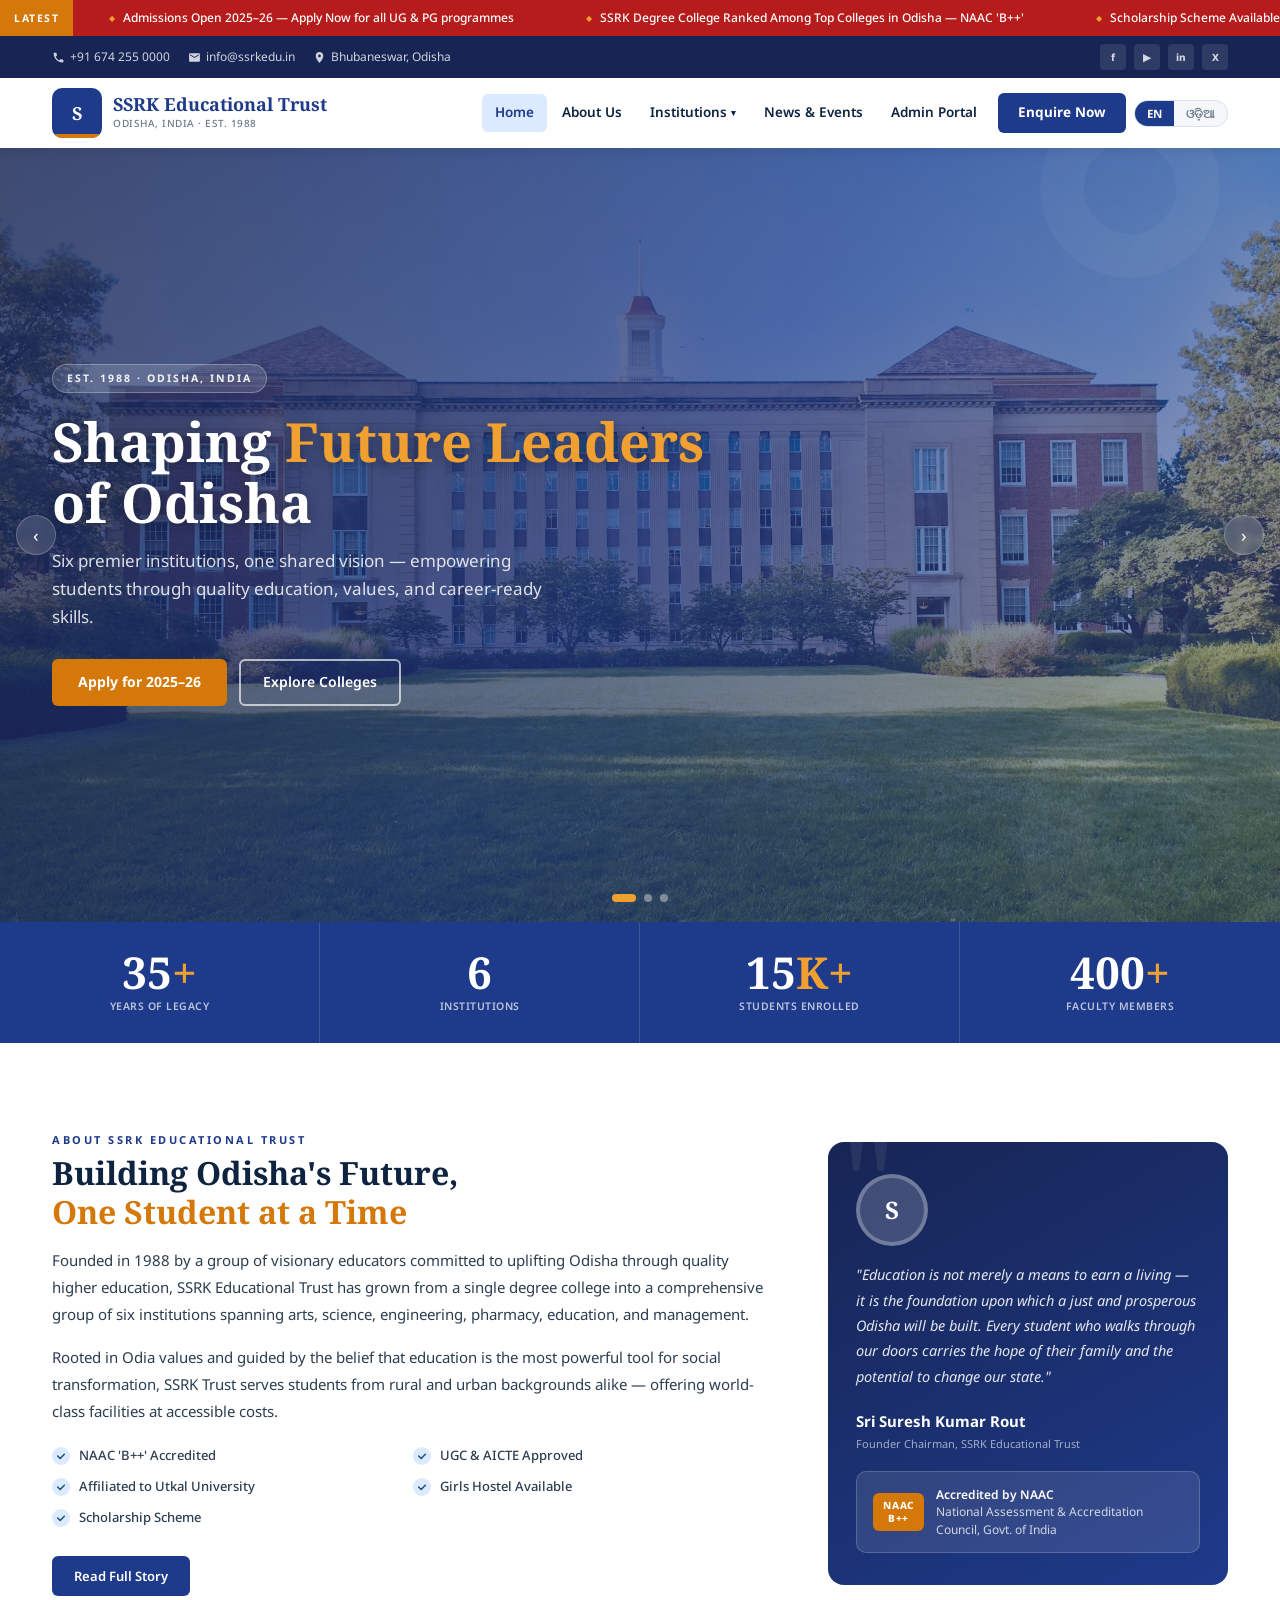
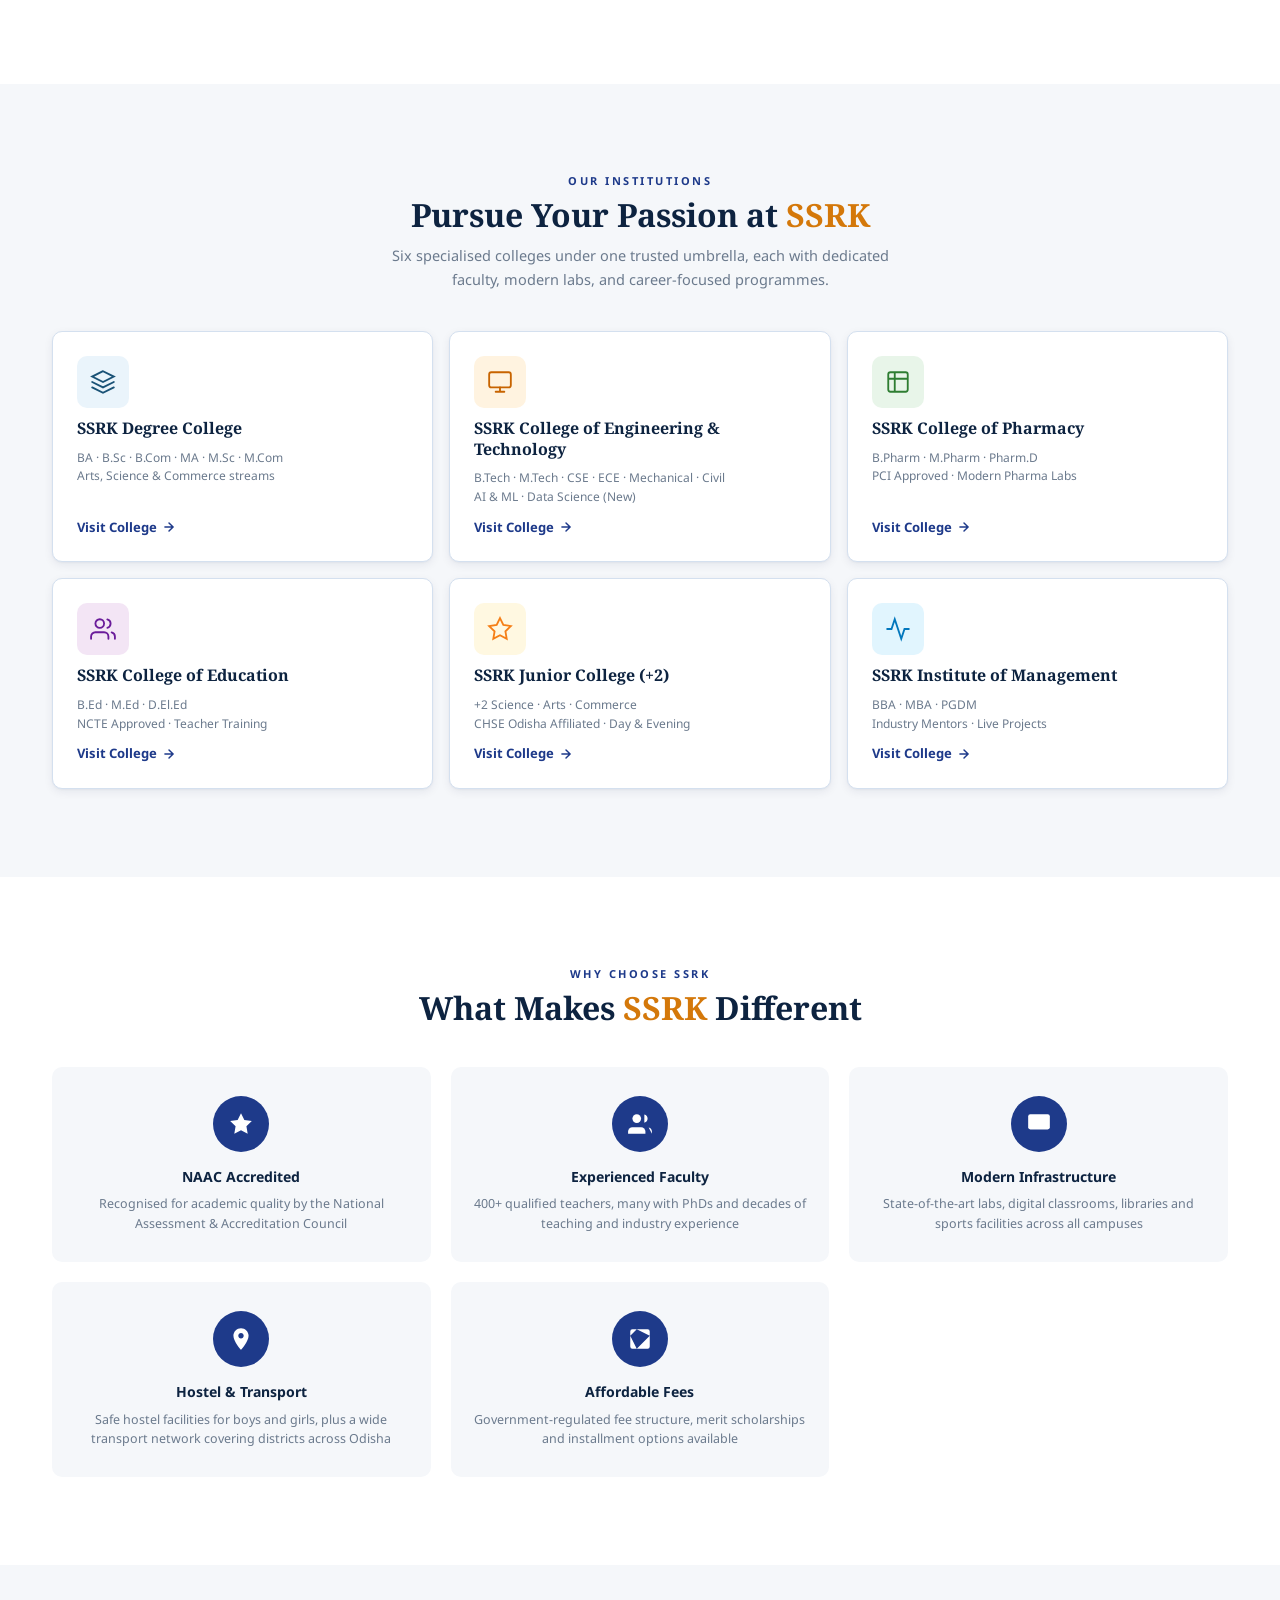
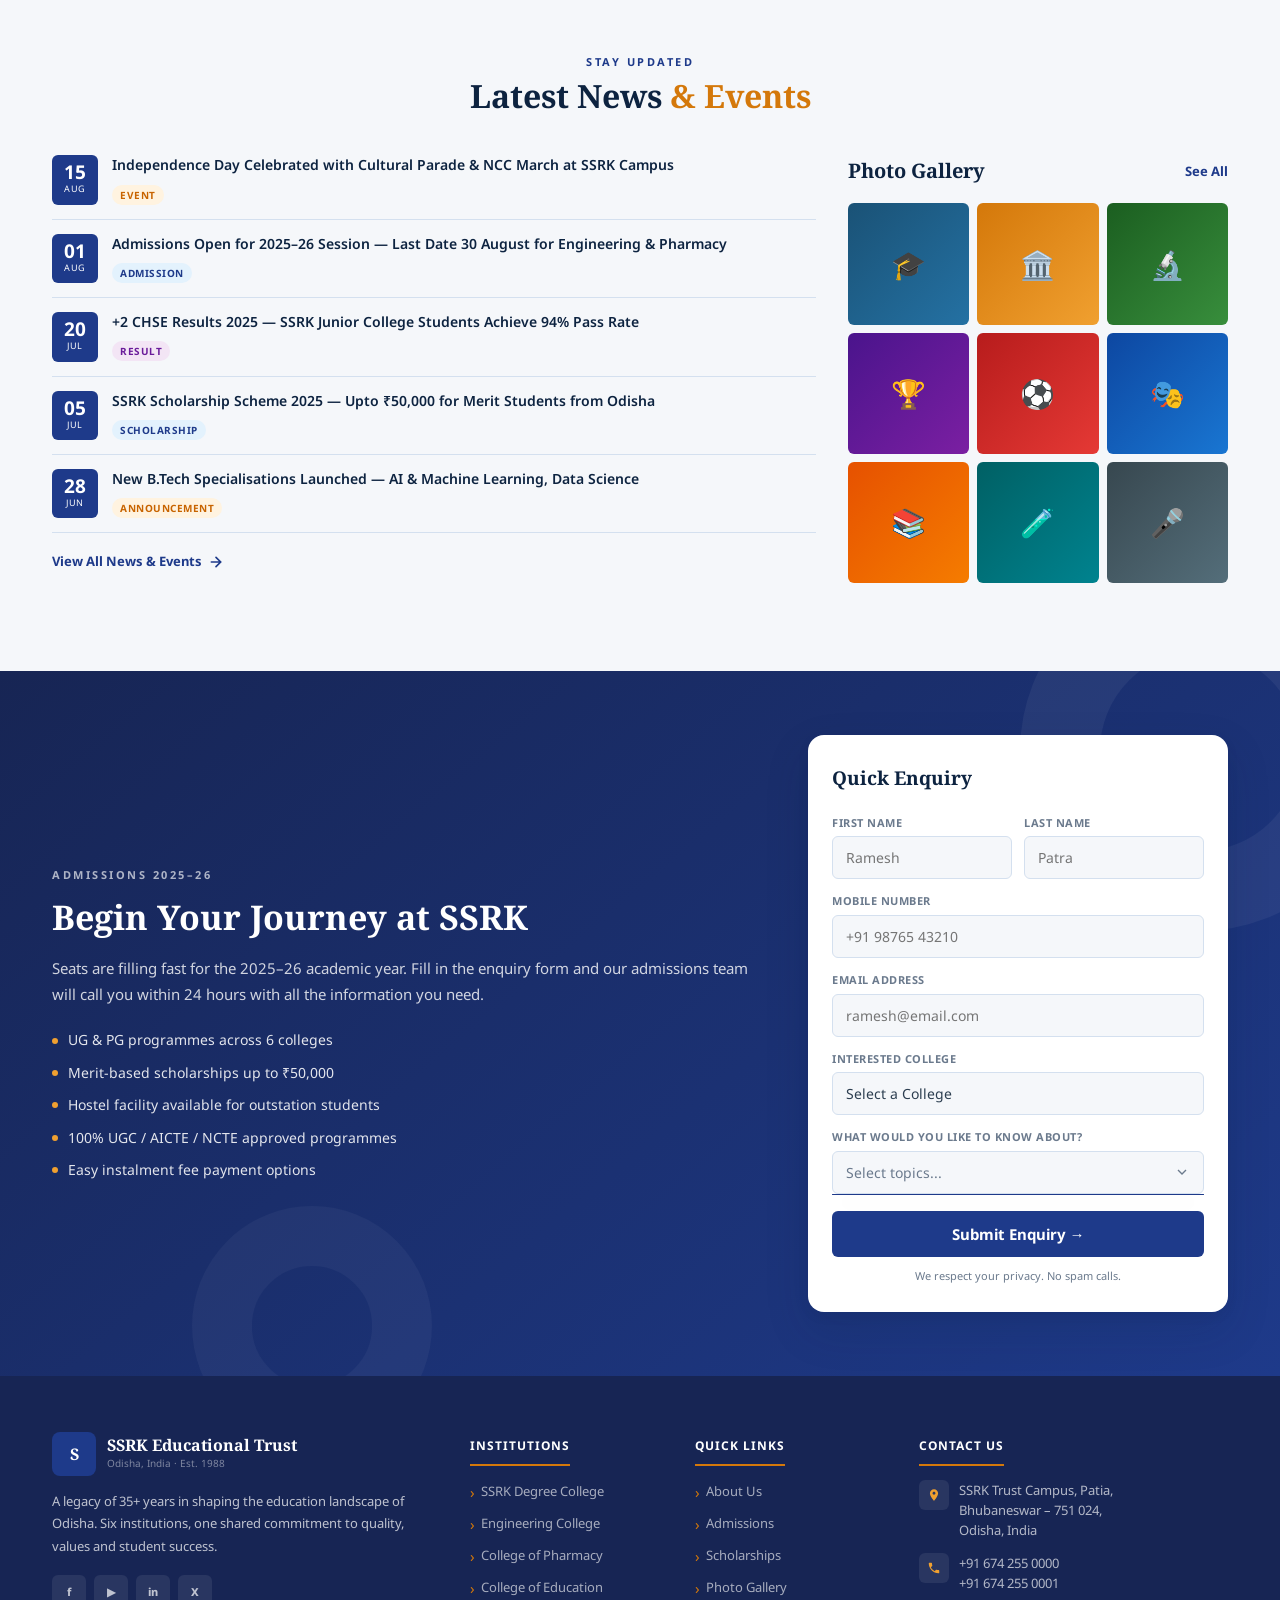
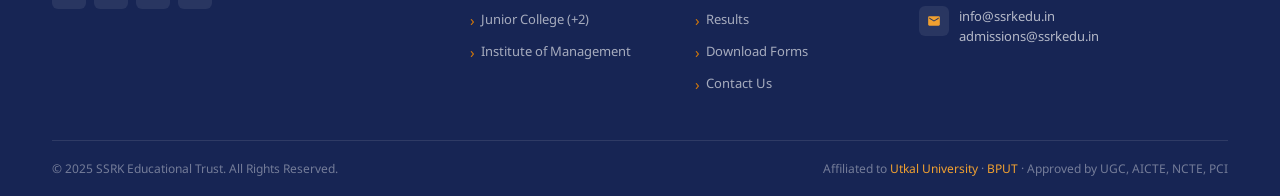
<file: education-website/trust/index.html>
<!DOCTYPE html>
<html lang="en">
<head>
<meta charset="UTF-8">
<meta name="viewport" content="width=device-width, initial-scale=1.0, maximum-scale=1.0">
<title>SSRK Educational Trust | Empowering Odisha Through Quality Education</title>
<meta name="description" content="SSRK Educational Trust - Premier group of institutions in Odisha offering quality education in arts, science, engineering, pharmacy, education and management.">
<link rel="preconnect" href="https://fonts.googleapis.com">
<link rel="preconnect" href="https://fonts.gstatic.com" crossorigin>
<link rel="stylesheet" href="../_shared/site-chrome.css">
<link href="https://fonts.googleapis.com/css2?family=Noto+Sans:wght@300;400;500;600;700&family=Noto+Serif:wght@400;600;700&display=swap" rel="stylesheet">
<style>
:root {
  --blue-deep:    #172554;
  --blue-primary: #1E3A8A;
  --blue-mid:     #3B5998;
  --blue-light:   #DBEAFE;
  --saffron:      #D4780A;
  --saffron-lt:   #F0A030;
  --white:        #FFFFFF;
  --bg:           #F5F7FA;
  --text-h:       #0D2340;
  --text-b:       #2C3E50;
  --text-m:       #6B7A8D;
  --border:       #D4E0EF;
  --r-sm: 6px; --r-md: 10px; --r-lg: 16px;
  --sh-sm: 0 1px 2px rgba(13,35,64,.04),0 3px 10px rgba(13,35,64,.07);
  --sh-md: 0 8px 20px rgba(13,35,64,.10),0 2px 6px rgba(13,35,64,.05);
  --sh-lg: 0 18px 44px rgba(13,35,64,.15),0 4px 12px rgba(13,35,64,.07);
  --tr: .28s ease;
  --ff: 'Noto Sans', sans-serif;
  --fs: 'Noto Serif', serif;
}
*,*::before,*::after{box-sizing:border-box;margin:0;padding:0}
html{scroll-behavior:smooth}
body{font-family:var(--ff);color:var(--text-b);background:var(--white);line-height:1.6;font-size:15px;overflow-x:clip}
img{max-width:100%;display:block}
a{text-decoration:none;color:inherit}
ul{list-style:none}
button{cursor:pointer;border:none;background:none;font-family:inherit}

/* ── CONTAINER ── */
.container{width:100%;max-width:1240px;margin:0 auto;padding:0 16px}
@media(min-width:768px){.container{padding:0 24px}}
@media(min-width:1024px){.container{padding:0 32px}}

/* ── BUTTONS ── */
.btn-primary{display:inline-flex;align-items:center;gap:8px;background:var(--saffron);color:#fff;padding:12px 26px;border-radius:var(--r-sm);font-weight:700;font-size:14px;transition:var(--tr)}
.btn-primary:hover{background:#b5660a;transform:translateY(-2px);box-shadow:0 9px 20px rgba(212,120,10,.38)}
.btn-primary:active{transform:translateY(0);box-shadow:0 2px 6px rgba(212,120,10,.3)}
.btn-outline{display:inline-flex;align-items:center;gap:8px;background:transparent;color:#fff;border:2px solid rgba(255,255,255,.65);padding:10px 22px;border-radius:var(--r-sm);font-weight:600;font-size:14px;transition:var(--tr)}
.btn-outline:hover{background:rgba(255,255,255,.18);border-color:#fff;transform:translateY(-2px)}
.btn-blue{display:inline-flex;align-items:center;gap:6px;background:var(--blue-primary);color:#fff;padding:10px 22px;border-radius:var(--r-sm);font-weight:600;font-size:13px;transition:var(--tr)}
.btn-blue:hover{background:var(--blue-deep);transform:translateY(-2px);box-shadow:0 8px 16px rgba(30,58,138,.3)}

/* ── SECTION TYPOGRAPHY ── */
.section-label{font-size:11px;font-weight:700;letter-spacing:2.5px;text-transform:uppercase;color:var(--blue-primary);margin-bottom:6px;display:block}
.section-title{font-family:var(--fs);font-size:clamp(22px,4vw,32px);color:var(--text-h);font-weight:700;line-height:1.2}
.section-title span{color:var(--saffron)}
.section-header{text-align:center;margin-bottom:40px}
.section-header p{color:var(--text-m);max-width:500px;margin:10px auto 0;font-size:14.5px}

/* ── HEADER ── */
.site-header{background:#fff;box-shadow:0 2px 12px rgba(0,0,0,.09);position:sticky;top:0;z-index:1000}
.header-inner{display:flex;align-items:center;justify-content:flex-start;gap:8px;height:70px}
.header-actions{display:flex;align-items:center;gap:10px;margin-left:auto;flex-shrink:0}
.site-header .lang-toggle{display:flex;align-items:center;background:var(--bg);border:1.5px solid var(--border);border-radius:20px;overflow:hidden}
.site-header .lang-opt{padding:5px 12px;font-size:11.5px;font-weight:700;color:var(--text-m);cursor:pointer;transition:all .18s;border:none;background:none;font-family:var(--ff)}
.site-header .lang-opt.active{background:var(--blue-primary);color:#fff}
.site-header .lang-opt:hover:not(.active){color:var(--blue-primary)}
.mobile-lang{display:flex;gap:8px;margin:0 0 16px}
.mobile-lang button{flex:1;padding:9px;border-radius:var(--r-sm);font-size:13px;font-weight:700;border:1.5px solid var(--border);color:var(--text-m);background:#fff;transition:all .18s;cursor:pointer;font-family:var(--ff)}
.mobile-lang button.active{background:var(--blue-primary);color:#fff;border-color:var(--blue-primary)}
.logo{display:flex;align-items:center;gap:11px;flex-shrink:0}
.logo-mark{width:50px;height:50px;background:var(--blue-primary);border-radius:10px;display:flex;align-items:center;justify-content:center;font-family:var(--fs);font-weight:700;font-size:18px;color:#fff;flex-shrink:0;position:relative;overflow:hidden}
.logo-mark::after{content:'';position:absolute;bottom:0;left:0;right:0;height:4px;background:var(--saffron)}
.logo-name{font-family:var(--fs);font-weight:700;font-size:18px;color:var(--blue-primary);line-height:1}
.logo-sub{font-size:10px;color:var(--text-m);font-weight:500;letter-spacing:.5px;text-transform:uppercase;margin-top:2px}

/* Desktop Nav */
.main-nav{display:none;flex:1 1 auto;min-width:0;justify-content:flex-end}
@media(min-width:1024px){.main-nav{display:flex;align-items:center;gap:2px}}
.nav-item{position:relative}
.nav-link{display:flex;align-items:center;gap:4px;padding:8px 13px;font-size:13.5px;font-weight:600;color:var(--text-h);border-radius:var(--r-sm);transition:var(--tr);white-space:nowrap}
.nav-link:hover,.nav-link.active{color:var(--blue-primary);background:var(--blue-light)}
.nav-arr{font-size:9px;transition:transform .25s}
.nav-item:hover .nav-arr{transform:rotate(180deg)}
.dropdown{position:absolute;top:calc(100% + 4px);left:0;background:#fff;box-shadow:var(--sh-lg);border-radius:var(--r-md);min-width:230px;padding:8px;border-top:3px solid var(--blue-primary);opacity:0;visibility:hidden;transform:translateY(6px);transition:all .22s ease;z-index:200}
.nav-item:hover .dropdown{opacity:1;visibility:visible;transform:translateY(0)}
.dropdown li a{display:block;padding:9px 13px;font-size:13px;color:var(--text-b);border-radius:6px;font-weight:500;transition:var(--tr)}
.dropdown li a:hover{background:var(--blue-light);color:var(--blue-primary)}
.nav-cta{background:var(--blue-primary) !important;color:#fff !important;padding:9px 20px !important;border-radius:var(--r-sm) !important;font-weight:700 !important;margin-left:6px}
.nav-cta:hover{background:var(--blue-deep) !important}

/* Hamburger */
.hamburger{display:flex;flex-direction:column;gap:5px;padding:8px;cursor:pointer}
.hamburger span{display:block;width:24px;height:2px;background:var(--text-h);border-radius:2px;transition:var(--tr)}
.hamburger.open span:nth-child(1){transform:translateY(7px) rotate(45deg)}
.hamburger.open span:nth-child(2){opacity:0}
.hamburger.open span:nth-child(3){transform:translateY(-7px) rotate(-45deg)}
@media(min-width:1024px){.hamburger{display:none}}

/* Mobile Menu */
.mobile-menu{position:fixed;inset:0;background:#fff;z-index:999;transform:translateX(100%);transition:transform .35s cubic-bezier(.4,0,.2,1);overflow-y:auto;padding-top:80px;pointer-events:none}
.mobile-menu.open{transform:translateX(0);pointer-events:all}
.mobile-close{position:absolute;top:14px;right:14px;font-size:26px;color:var(--text-h);cursor:pointer;width:44px;height:44px;display:flex;align-items:center;justify-content:center;background:var(--bg);border-radius:50%}
.mobile-nav{padding:0 20px 40px}
.mobile-nav-item{border-bottom:1px solid var(--border)}
.mobile-nav-item>a,.mobile-nav-item>span{display:flex;align-items:center;justify-content:space-between;padding:16px 0;font-size:16px;font-weight:600;color:var(--text-h);cursor:pointer}
.mobile-sub{padding-left:16px;display:none}
.mobile-sub.open{display:block}
.mobile-sub a{display:block;padding:10px 0;font-size:14px;color:var(--text-b);border-bottom:1px solid var(--bg)}
.mobile-apply{display:block;text-align:center;background:var(--blue-primary);color:#fff;padding:14px;border-radius:var(--r-sm);font-size:15px;font-weight:700;margin:24px 0}
.mobile-contact{padding:0 20px;background:var(--bg);margin:0 -20px;padding:20px}
.mobile-contact p{font-size:13px;color:var(--text-m);margin-bottom:6px;display:flex;align-items:center;gap:8px}

/* ── HERO ── */
.hero{position:relative;height:58vh;min-height:360px;max-height:640px;overflow:hidden}
@media(min-width:768px){.hero{height:72vh;min-height:480px}}
@media(min-width:1024px){.hero{height:86vh;min-height:540px;max-height:800px}}
.hero-slides{display:flex;height:100%;will-change:transform;transition:transform .65s cubic-bezier(.4,0,.2,1)}
.hero-slide{min-width:100%;height:100%;position:relative;display:flex;align-items:center}
.slide-bg{position:absolute;inset:0;background-size:cover;background-position:center}
.slide-bg::after{content:'';position:absolute;inset:0}

/* Slide 1 – campus photo + deep blue overlay */
.hero-slide:nth-child(1) .slide-bg{background-color:#1E3A8A;background-image:url('../../clg-image-1.avif')}
.hero-slide:nth-child(1) .slide-bg::after{background:linear-gradient(125deg,rgba(23,37,84,.82) 0%,rgba(30,58,138,.72) 50%,rgba(59,89,152,.48) 100%)}
/* Slide 2 – saffron warmth */
.hero-slide:nth-child(2) .slide-bg{background-color:#5D2707}
.hero-slide:nth-child(2) .slide-bg::after{background:linear-gradient(125deg,rgba(23,37,84,.96) 0%,rgba(180,80,10,.82) 100%)}
/* Slide 3 – green growth */
.hero-slide:nth-child(3) .slide-bg{background-color:#0D3B1E}
.hero-slide:nth-child(3) .slide-bg::after{background:linear-gradient(125deg,rgba(23,37,84,.96) 0%,rgba(20,100,60,.82) 100%)}

/* decorative circles */
.hero-slide::before{content:'';position:absolute;bottom:-80px;right:-80px;width:340px;height:340px;border:72px solid rgba(255,255,255,.04);border-radius:50%;pointer-events:none;z-index:1}
.hero-slide::after{content:'';position:absolute;top:-50px;right:60px;width:180px;height:180px;border:44px solid rgba(255,255,255,.04);border-radius:50%;pointer-events:none;z-index:1}

.hero-content{position:relative;z-index:2;color:#fff;max-width:700px}
.hero-badge{display:inline-block;background:rgba(255,255,255,.14);border:1px solid rgba(255,255,255,.28);color:rgba(255,255,255,.92);font-size:10.5px;font-weight:700;letter-spacing:2px;text-transform:uppercase;padding:5px 14px;border-radius:20px;margin-bottom:18px}
.hero-title{font-family:var(--fs);font-size:clamp(24px,5.5vw,54px);font-weight:700;line-height:1.13;margin-bottom:14px;text-shadow:0 2px 14px rgba(0,0,0,.35)}
.hero-title em{color:var(--saffron-lt);font-style:normal}
.hero-sub{font-size:clamp(13px,2.5vw,17px);color:rgba(255,255,255,.84);margin-bottom:28px;max-width:520px;line-height:1.65}
.hero-actions{display:flex;flex-wrap:wrap;gap:12px;align-items:center}

/* controls */
.hero-dots{position:absolute;bottom:20px;left:50%;transform:translateX(-50%);display:flex;gap:8px;z-index:10}
.hero-dot{width:8px;height:8px;border-radius:4px;background:rgba(255,255,255,.38);cursor:pointer;transition:var(--tr);border:none}
.hero-dot.active{background:var(--saffron-lt);width:24px}
.hero-arrow{position:absolute;top:50%;transform:translateY(-50%);z-index:10;width:40px;height:40px;background:rgba(255,255,255,.14);backdrop-filter:blur(4px);border:1px solid rgba(255,255,255,.22);border-radius:50%;color:#fff;font-size:18px;display:none;align-items:center;justify-content:center;cursor:pointer;transition:var(--tr)}
.hero-arrow:hover{background:var(--saffron);border-color:var(--saffron)}
.hero-arrow.prev{left:16px}
.hero-arrow.next{right:16px}
@media(min-width:768px){.hero-arrow{display:flex}}

/* ── STATS ── */
.stats-bar{background:var(--blue-primary)}
.stats-grid{display:grid;grid-template-columns:repeat(2,1fr)}
@media(min-width:768px){.stats-grid{grid-template-columns:repeat(4,1fr)}}
.stat-item{padding:22px 16px;text-align:center;border-right:1px solid rgba(255,255,255,.14);border-bottom:1px solid rgba(255,255,255,.14)}
@media(min-width:768px){.stat-item{padding:28px 20px;border-bottom:none}}
.stat-item:last-child,.stat-item:nth-child(2){border-right:none}
@media(min-width:768px){.stat-item:nth-child(2){border-right:1px solid rgba(255,255,255,.14)}}
@media(min-width:768px){.stat-item:last-child{border-right:none}}
.stat-num{font-family:var(--fs);font-size:clamp(28px,4.5vw,44px);font-weight:700;color:#fff;line-height:1;margin-bottom:4px}
.stat-num span{color:var(--saffron-lt)}
.stat-lbl{font-size:10.5px;color:rgba(255,255,255,.7);font-weight:600;letter-spacing:.5px;text-transform:uppercase}

/* ── ABOUT ── */
.about-section{padding:64px 0;background:#fff}
@media(min-width:768px){.about-section{padding:88px 0}}
.about-grid{display:grid;gap:44px}
@media(min-width:1024px){.about-grid{grid-template-columns:1fr 400px;gap:64px;align-items:center}}
.about-text h2{margin-bottom:16px}
.about-text p{color:var(--text-b);font-size:15px;line-height:1.8;margin-bottom:16px}
.about-highlights{display:grid;grid-template-columns:1fr 1fr;gap:10px;margin:20px 0 28px}
.hl-item{display:flex;align-items:flex-start;gap:9px;font-size:13px;color:var(--text-b);font-weight:500}
.hl-dot{width:18px;height:18px;background:var(--blue-light);border-radius:50%;display:flex;align-items:center;justify-content:center;flex-shrink:0;margin-top:2px}
.hl-dot svg{width:10px;height:10px}

/* Chairman card */
.chairman-card{background:linear-gradient(150deg,var(--blue-deep) 0%,var(--blue-primary) 100%);color:#fff;padding:32px 28px;border-radius:var(--r-lg);position:relative;overflow:hidden}
.chairman-card::before{content:'"';position:absolute;top:-24px;left:14px;font-size:130px;font-family:var(--fs);color:rgba(255,255,255,.07);line-height:1;pointer-events:none}
.ch-avatar{width:72px;height:72px;border-radius:50%;border:4px solid rgba(255,255,255,.25);background:rgba(255,255,255,.18);display:flex;align-items:center;justify-content:center;font-family:var(--fs);font-weight:700;font-size:24px;color:#fff;margin-bottom:16px}
.ch-quote{font-size:14.5px;line-height:1.75;color:rgba(255,255,255,.88);font-style:italic;margin-bottom:20px}
.ch-name{font-size:15px;font-weight:700;color:#fff}
.ch-role{font-size:11px;color:rgba(255,255,255,.6);margin-top:2px}
.accred-row{margin-top:18px;padding:14px 16px;background:rgba(255,255,255,.1);border-radius:var(--r-md);border:1px solid rgba(255,255,255,.18);display:flex;align-items:center;gap:12px}
.accred-badge{background:var(--saffron);color:#fff;font-size:10px;font-weight:800;letter-spacing:.8px;padding:6px 10px;border-radius:6px;line-height:1.3;text-align:center;flex-shrink:0}
.accred-info{font-size:12px;color:rgba(255,255,255,.78);line-height:1.45}
.accred-info strong{color:#fff;font-weight:600}

/* ── INSTITUTIONS ── */
.inst-section{padding:64px 0;background:var(--bg)}
@media(min-width:768px){.inst-section{padding:88px 0}}
.inst-grid{display:grid;grid-template-columns:1fr;gap:16px}
@media(min-width:540px){.inst-grid{grid-template-columns:repeat(2,1fr)}}
@media(min-width:1024px){.inst-grid{grid-template-columns:repeat(3,1fr)}}
.inst-card{background:#fff;border-radius:var(--r-md);padding:24px;box-shadow:var(--sh-sm);border:1.5px solid var(--border);transition:var(--tr);display:flex;flex-direction:column;gap:10px;cursor:pointer}
.inst-card:hover{box-shadow:var(--sh-md);transform:translateY(-4px);border-color:var(--blue-primary)}
.inst-icon{width:52px;height:52px;border-radius:10px;display:flex;align-items:center;justify-content:center;flex-shrink:0}
.inst-icon svg{width:26px;height:26px}
.inst-name{font-family:var(--fs);font-size:16px;font-weight:700;color:var(--text-h);line-height:1.3}
.inst-courses{font-size:12px;color:var(--text-m);line-height:1.55}
.inst-link{display:inline-flex;align-items:center;gap:5px;font-size:13px;font-weight:700;color:var(--blue-primary);margin-top:auto}
.inst-link:hover{color:var(--saffron)}
.inst-link svg{width:14px;height:14px;transition:transform .2s}
.inst-link:hover svg{transform:translateX(3px)}

/* ── WHY US ── */
.why-section{padding:64px 0;background:#fff}
@media(min-width:768px){.why-section{padding:88px 0}}
.why-grid{display:grid;grid-template-columns:repeat(2,1fr);gap:16px}
@media(min-width:768px){.why-grid{grid-template-columns:repeat(3,1fr);gap:20px}}
.why-card{text-align:center;padding:28px 18px;border-radius:var(--r-md);background:var(--bg);transition:var(--tr);border:1.5px solid transparent}
.why-card:hover{background:var(--blue-light);border-color:var(--blue-primary)}
.why-icon{width:56px;height:56px;background:var(--blue-primary);border-radius:50%;margin:0 auto 14px;display:flex;align-items:center;justify-content:center}
.why-icon svg{width:26px;height:26px;fill:#fff}
.why-title{font-weight:700;font-size:14px;color:var(--text-h);margin-bottom:6px}
.why-desc{font-size:12.5px;color:var(--text-m);line-height:1.55}

/* ── NEWS ── */
.news-section{padding:64px 0;background:var(--bg)}
@media(min-width:768px){.news-section{padding:88px 0}}
.news-grid{display:grid;gap:32px}
@media(min-width:1024px){.news-grid{grid-template-columns:1fr 380px}}
.news-item{display:flex;gap:14px;align-items:flex-start;padding:14px 0;border-bottom:1px solid var(--border);cursor:pointer}
.news-item:first-child{padding-top:0}
.news-item:hover .news-title{color:var(--blue-primary)}
.news-date{background:var(--blue-primary);color:#fff;border-radius:var(--r-sm);text-align:center;min-width:46px;padding:8px 6px;flex-shrink:0}
.nd{font-size:19px;font-weight:700;line-height:1}
.nm{font-size:9px;text-transform:uppercase;letter-spacing:.5px}
.news-title{font-size:14px;font-weight:600;color:var(--text-h);line-height:1.45;margin-bottom:5px;transition:color .2s}
.tag{display:inline-block;font-size:10px;font-weight:700;padding:2px 8px;border-radius:10px;letter-spacing:.5px;text-transform:uppercase}
.tag-ad{background:#E3F2FD;color:var(--blue-primary)}
.tag-ev{background:#FFF3E0;color:#C86400}
.tag-ex{background:#E8F5E9;color:#2E7D32}
.tag-re{background:#F3E5F5;color:#6A1B9A}
.view-more{display:inline-flex;align-items:center;gap:6px;margin-top:18px;font-size:13px;font-weight:700;color:var(--blue-primary)}
.view-more:hover{color:var(--saffron)}

/* Gallery */
.gallery-top{display:flex;align-items:center;justify-content:space-between;margin-bottom:16px}
.gallery-top h3{font-family:var(--fs);font-size:20px;font-weight:700;color:var(--text-h)}
.gal-grid{display:grid;grid-template-columns:repeat(3,1fr);gap:8px}
.gal-item{aspect-ratio:1;border-radius:var(--r-sm);overflow:hidden;position:relative;cursor:pointer}
.gal-bg{width:100%;height:100%;display:flex;align-items:center;justify-content:center;font-size:28px}
.gal-item:hover .gal-overlay{opacity:1}
.gal-overlay{position:absolute;inset:0;background:rgba(26,82,118,.72);display:flex;align-items:center;justify-content:center;color:#fff;font-size:22px;opacity:0;transition:opacity .28s}

/* ── ADMISSION CTA ── */
.admission-section{background:linear-gradient(140deg,var(--blue-deep) 0%,var(--blue-primary) 100%);padding:64px 0;position:relative;overflow:hidden}
.admission-section::before{content:'';position:absolute;top:-100px;right:-100px;width:360px;height:360px;border:80px solid rgba(255,255,255,.05);border-radius:50%;pointer-events:none}
.admission-section::after{content:'';position:absolute;bottom:-70px;left:15%;width:240px;height:240px;border:60px solid rgba(255,255,255,.04);border-radius:50%;pointer-events:none}
.adm-grid{display:grid;gap:40px;position:relative;z-index:2}
@media(min-width:1024px){.adm-grid{grid-template-columns:1fr 420px;align-items:center}}
.adm-info h2{font-family:var(--fs);font-size:clamp(22px,4vw,34px);font-weight:700;color:#fff;margin-bottom:12px}
.adm-info p{color:rgba(255,255,255,.8);font-size:15px;line-height:1.7;margin-bottom:22px}
.adm-points{display:flex;flex-direction:column;gap:10px}
.adm-point{display:flex;align-items:center;gap:10px;color:rgba(255,255,255,.88);font-size:14px}
.adm-point::before{content:'';width:6px;height:6px;background:var(--saffron-lt);border-radius:50%;flex-shrink:0}

/* Form */
.enquiry-form{background:#fff;border-radius:var(--r-lg);padding:28px 24px;box-shadow:var(--sh-lg)}
.enquiry-form h3{font-family:var(--fs);font-size:19px;font-weight:700;color:var(--text-h);margin-bottom:20px}
.form-group{margin-bottom:13px}
.form-group label{display:block;font-size:11px;font-weight:700;color:var(--text-m);margin-bottom:5px;text-transform:uppercase;letter-spacing:.5px}
.form-group input,.form-group select{width:100%;padding:11px 13px;border:1.5px solid var(--border);border-radius:var(--r-sm);font-size:14px;font-family:var(--ff);color:var(--text-b);transition:border-color .2s;background:var(--bg);-webkit-appearance:none}
.form-group input:focus,.form-group select:focus{outline:none;border-color:var(--blue-primary);background:#fff}
.form-row{display:grid;grid-template-columns:1fr 1fr;gap:12px}

/* Multi-Select Dropdown */
.multi-select-wrapper{position:relative;margin-bottom:4px}
.multi-select-btn{width:100%;padding:11px 13px;border:1.5px solid var(--border);border-radius:var(--r-sm);font-size:14px;background:var(--bg);color:var(--text-m);cursor:pointer;display:flex;align-items:center;justify-content:space-between;gap:8px;transition:var(--tr);text-align:left;font-family:var(--ff)}
.multi-select-btn:hover{border-color:var(--blue-primary);background:#fff}
.multi-select-btn.open{border-color:var(--blue-primary);border-radius:var(--r-sm) var(--r-sm) 0 0;background:#fff}
.multi-select-btn svg{flex-shrink:0;color:var(--text-m);transition:transform .22s}
.multi-select-btn.open svg{transform:rotate(180deg);color:var(--blue-primary)}
.multi-select-menu{position:absolute;top:100%;left:0;right:0;background:#fff;border:1.5px solid var(--blue-primary);border-top:none;border-radius:0 0 var(--r-sm) var(--r-sm);max-height:0;overflow:hidden;transition:max-height .28s ease;z-index:200;box-shadow:0 8px 24px rgba(0,0,0,.13)}
.multi-select-menu.open{max-height:320px;overflow-y:auto}
.multi-select-item{display:flex;align-items:center;gap:10px;padding:10px 14px;cursor:pointer;transition:background .15s;border-bottom:1px solid #EEF2F7;user-select:none}
.multi-select-item:last-child{border-bottom:none}
.multi-select-item:hover{background:var(--blue-light)}
.multi-select-item input[type=checkbox]{appearance:none;-webkit-appearance:none;width:17px;height:17px;border:2px solid var(--border);border-radius:4px;background:#fff;cursor:pointer;flex-shrink:0;display:grid;place-items:center;transition:all .15s}
.multi-select-item input[type=checkbox]:checked{background:var(--blue-primary);border-color:var(--blue-primary)}
.multi-select-item input[type=checkbox]:checked::after{content:'';display:block;width:5px;height:9px;border:2px solid #fff;border-top:none;border-left:none;transform:rotate(45deg) translate(-1px,-1px)}
.multi-select-item span{font-size:13.5px;color:var(--text-b);flex:1;font-family:var(--ff)}
.multi-select-item.checked span{color:var(--blue-primary);font-weight:600}

/* Selected Pills */
.selected-pills{display:flex;flex-wrap:wrap;gap:7px;margin:12px 0 4px}
.pill{display:inline-flex;align-items:center;gap:5px;background:var(--blue-light);color:var(--blue-primary);border:1.5px solid #BFDBFE;padding:4px 10px 4px 12px;border-radius:20px;font-size:12.5px;font-weight:600;animation:popIn .2s ease}
.pill button{background:none;border:none;cursor:pointer;color:var(--blue-mid);font-size:14px;line-height:1;padding:0;display:flex;align-items:center;transition:color .15s}
.pill button:hover{color:#B91C1C}
@keyframes popIn{from{opacity:0;transform:scale(.85)}to{opacity:1;transform:scale(1)}}
@keyframes fadeIn{from{opacity:0}to{opacity:1}}
@keyframes slideDown{from{opacity:0;transform:translateY(-8px)}to{opacity:1;transform:translateY(0)}}

.submit-btn{width:100%;padding:13px;background:var(--blue-primary);color:#fff;border-radius:var(--r-sm);font-size:15px;font-weight:700;transition:var(--tr);margin-top:4px;font-family:var(--ff);border:none;cursor:pointer}
.submit-btn:hover{background:var(--blue-deep);transform:translateY(-2px);box-shadow:0 8px 18px rgba(30,58,138,.32)}
.form-note{font-size:11px;color:var(--text-m);text-align:center;margin-top:10px}

/* ── FOOTER ── */
.site-footer{background:var(--blue-deep);color:rgba(255,255,255,.72);padding:56px 0 0}
.footer-grid{display:grid;gap:32px;margin-bottom:44px}
@media(min-width:640px){.footer-grid{grid-template-columns:repeat(2,1fr)}}
@media(min-width:1024px){.footer-grid{grid-template-columns:2fr 1fr 1fr 1.6fr}}
.footer-logo{display:flex;align-items:center;gap:11px;margin-bottom:14px}
.footer-mark{width:44px;height:44px;background:var(--blue-primary);border-radius:8px;display:flex;align-items:center;justify-content:center;font-family:var(--fs);font-weight:700;color:#fff;font-size:16px;flex-shrink:0}
.footer-lname{font-family:var(--fs);font-size:16px;font-weight:700;color:#fff;line-height:1}
.footer-lsub{font-size:10px;color:rgba(255,255,255,.45);margin-top:2px}
.footer-desc{font-size:13px;line-height:1.7;margin-bottom:18px}
.footer-social{display:flex;gap:8px}
.footer-social a{width:34px;height:34px;background:rgba(255,255,255,.08);border-radius:6px;display:flex;align-items:center;justify-content:center;font-size:11px;font-weight:800;color:rgba(255,255,255,.7);transition:var(--tr)}
.footer-social a:hover{background:var(--saffron);color:#fff}
.footer-col h4{font-size:12px;font-weight:700;color:#fff;text-transform:uppercase;letter-spacing:1px;margin-bottom:14px;padding-bottom:8px;border-bottom:2px solid var(--saffron);display:inline-block}
.footer-links{display:flex;flex-direction:column;gap:8px}
.footer-links a{font-size:13px;color:rgba(255,255,255,.62);display:flex;align-items:center;gap:6px;transition:color .2s}
.footer-links a::before{content:'›';color:var(--saffron);font-size:15px}
.footer-links a:hover{color:#fff}
.footer-contact-item{display:flex;gap:10px;align-items:flex-start;margin-bottom:13px}
.fc-icon{width:30px;height:30px;background:rgba(255,255,255,.08);border-radius:6px;display:flex;align-items:center;justify-content:center;flex-shrink:0}
.fc-icon svg{width:14px;height:14px;fill:var(--saffron-lt)}
.fc-text{font-size:13px;color:rgba(255,255,255,.68);line-height:1.55}
.footer-bottom{border-top:1px solid rgba(255,255,255,.1);padding:18px 0}
.fb-inner{display:flex;flex-direction:column;gap:6px;align-items:center;text-align:center;font-size:12px;color:rgba(255,255,255,.4)}
@media(min-width:768px){.fb-inner{flex-direction:row;justify-content:space-between;text-align:left}}
.fb-inner a{color:var(--saffron-lt)}

/* ── SCROLL TOP ── */
.scroll-top{position:fixed;bottom:22px;right:16px;width:44px;height:44px;background:var(--blue-primary);color:#fff;border-radius:50%;display:flex;align-items:center;justify-content:center;box-shadow:var(--sh-md);cursor:pointer;opacity:0;transform:translateY(16px);transition:var(--tr);z-index:900;border:none}
.scroll-top.show{opacity:1;transform:translateY(0)}
.scroll-top:hover{background:var(--saffron)}
@media(min-width:768px){.scroll-top{right:24px}}

/* ── ANIMATIONS ── */
.fade-up{opacity:0;transform:translateY(22px);transition:opacity .55s ease,transform .55s ease}
.fade-up.visible{opacity:1;transform:translateY(0);pointer-events:auto}
</style>
<link id="gfont-Oswald" rel="stylesheet" href="https://fonts.googleapis.com/css2?family=Oswald:wght@300;400;500;600;700&amp;display=swap">
</head>
<body>

<div id="site-chrome-mount"></div>
<script src="../_shared/site-chrome.js"></script>

<!-- ══ HEADER ══ -->
<header class="site-header" role="banner">
  <div class="container">
    <div class="header-inner">

      <!-- Logo -->
      <a href="#" class="logo" aria-label="SSRK Educational Trust Home">
        <div class="logo-mark">S</div>
        <div>
          <div class="logo-name">SSRK Educational Trust</div>
          <div class="logo-sub">Odisha, India · Est. 1988</div>
        </div>
      </a>

      <!-- Desktop Nav -->
      <nav class="main-nav" aria-label="Main navigation">
        <div class="nav-item">
          <a href="#" class="nav-link active">Home</a>
        </div>
        <div class="nav-item">
          <a href="#about" class="nav-link">About Us</a>
        </div>
        <div class="nav-item">
          <a href="#institutions" class="nav-link">Institutions <span class="nav-arr">▾</span></a>
          <ul class="dropdown">
            <li><a href="../institution/index.html">SSRK Degree College</a></li>
            <li><a href="../institution/index.html">SSRK Engineering College</a></li>
            <li><a href="../institution/index.html">SSRK College of Pharmacy</a></li>
            <li><a href="../institution/index.html">SSRK College of Education</a></li>
            <li><a href="../institution/index.html">SSRK Junior College (+2)</a></li>
            <li><a href="../institution/index.html">SSRK Institute of Management</a></li>
          </ul>
        </div>
        <div class="nav-item">
          <a href="#news" class="nav-link">News &amp; Events</a>
        </div>
        <div class="nav-item">
          <a href="../../admin-portal/index.html" class="nav-link">Admin Portal</a>
        </div>
        <div class="nav-item">
          <a href="#enquiry" class="nav-link nav-cta">Enquire Now</a>
        </div>
      </nav>

      <div class="header-actions">
        <div class="lang-toggle" role="group" aria-label="Language selector">
          <button class="lang-opt active" id="langEn" onclick="switchLang('en')" aria-pressed="true">EN</button>
          <button class="lang-opt" id="langOd" onclick="switchLang('od')" aria-pressed="false" style="font-family:'Noto Sans Oriya','Noto Sans',sans-serif">ଓଡ଼ିଆ</button>
        </div>
        <button class="hamburger" id="hamburger" aria-label="Open menu" aria-expanded="false">
          <span></span><span></span><span></span>
        </button>
      </div>
    </div>
  </div>
</header>

<!-- ══ MOBILE MENU ══ -->
<div class="mobile-menu" id="mobileMenu" aria-hidden="true" role="dialog" aria-label="Mobile navigation">
  <button class="mobile-close" id="mobileClose" aria-label="Close menu">✕</button>
  <nav class="mobile-nav">
    <div class="mobile-lang">
      <button class="active" id="mLangEn" onclick="switchLang('en')">English</button>
      <button id="mLangOd" onclick="switchLang('od')" style="font-family:'Noto Sans Oriya','Noto Sans',sans-serif">ଓଡ଼ିଆ</button>
    </div>
    <div class="mobile-nav-item"><a href="#">Home</a></div>
    <div class="mobile-nav-item"><a href="#about">About Us</a></div>
    <div class="mobile-nav-item">
      <span onclick="toggleMobileSub(this)">Institutions <span>▾</span></span>
      <div class="mobile-sub">
        <a href="../institution/index.html">SSRK Degree College</a>
        <a href="../institution/index.html">SSRK Engineering College</a>
        <a href="../institution/index.html">SSRK College of Pharmacy</a>
        <a href="../institution/index.html">SSRK College of Education</a>
        <a href="../institution/index.html">SSRK Junior College (+2)</a>
        <a href="../institution/index.html">SSRK Institute of Management</a>
      </div>
    </div>
    <div class="mobile-nav-item"><a href="#news">News &amp; Events</a></div>
    <div class="mobile-nav-item"><a href="../../admin-portal/index.html">Admin Portal</a></div>
    <a href="#enquiry" class="mobile-apply">Enquire / Apply Now</a>
    <div class="mobile-contact">
      <p><svg width="14" height="14" viewBox="0 0 24 24" fill="#1A5276"><path d="M6.6 10.8c1.4 2.8 3.8 5.1 6.6 6.6l2.2-2.2c.3-.3.7-.4 1-.2 1.1.4 2.3.6 3.6.6.6 0 1 .4 1 1V20c0 .6-.4 1-1 1-9.4 0-17-7.6-17-17 0-.6.4-1 1-1h3.5c.6 0 1 .4 1 1 0 1.3.2 2.5.6 3.6.1.3 0 .7-.2 1L6.6 10.8z"/></svg> +91 674 255 0000</p>
      <p><svg width="14" height="14" viewBox="0 0 24 24" fill="#1A5276"><path d="M20 4H4c-1.1 0-2 .9-2 2v12c0 1.1.9 2 2 2h16c1.1 0 2-.9 2-2V6c0-1.1-.9-2-2-2zm0 4l-8 5-8-5V6l8 5 8-5v2z"/></svg> info@ssrkedu.in</p>
    </div>
  </nav>
</div>

<!-- ══ HERO ══ -->
<section class="hero" aria-label="Hero banner">
  <div class="hero-slides" id="heroSlides">

    <!-- Slide 1 -->
    <div class="hero-slide" data-screen-label="hero-slide-1">
      <div class="slide-bg"></div>
      <div class="container">
        <div class="hero-content">
          <span class="hero-badge">Est. 1988 · Odisha, India</span>
          <h1 class="hero-title">Shaping <em>Future Leaders</em><br>of Odisha</h1>
          <p class="hero-sub">Six premier institutions, one shared vision — empowering students through quality education, values, and career-ready skills.</p>
          <div class="hero-actions">
            <a href="#enquiry" class="btn-primary">Apply for 2025–26</a>
            <a href="#institutions" class="btn-outline">Explore Colleges</a>
          </div>
        </div>
      </div>
    </div>

    <!-- Slide 2 -->
    <div class="hero-slide" data-screen-label="hero-slide-2">
      <div class="slide-bg"></div>
      <div class="container">
        <div class="hero-content">
          <span class="hero-badge">Scholarship Available · Apply Now</span>
          <h1 class="hero-title"><em>Quality Education</em><br>Within Your Reach</h1>
          <p class="hero-sub">Merit-based scholarships, affordable fees, and government-approved programmes across arts, science, engineering, pharmacy and management.</p>
          <div class="hero-actions">
            <a href="#enquiry" class="btn-primary">Check Scholarship</a>
            <a href="#about" class="btn-outline">About SSRK Trust</a>
          </div>
        </div>
      </div>
    </div>

    <!-- Slide 3 -->
    <div class="hero-slide" data-screen-label="hero-slide-3">
      <div class="slide-bg"></div>
      <div class="container">
        <div class="hero-content">
          <span class="hero-badge">NAAC Accredited · UGC Approved</span>
          <h1 class="hero-title">35+ Years of<br><em>Academic Excellence</em></h1>
          <p class="hero-sub">Trusted by 15,000+ students and their families across Odisha. A legacy built on discipline, innovation, and student success.</p>
          <div class="hero-actions">
            <a href="#about" class="btn-primary">Our Legacy</a>
            <a href="#news" class="btn-outline">Latest News</a>
          </div>
        </div>
      </div>
    </div>
  </div>

  <!-- Arrows -->
  <button class="hero-arrow prev" id="heroPrev" aria-label="Previous slide">&#8249;</button>
  <button class="hero-arrow next" id="heroNext" aria-label="Next slide">&#8250;</button>

  <!-- Dots -->
  <div class="hero-dots" role="tablist" aria-label="Slide navigation">
    <button class="hero-dot active" data-slide="0" aria-label="Slide 1" aria-selected="true" role="tab"></button>
    <button class="hero-dot" data-slide="1" aria-label="Slide 2" aria-selected="false" role="tab"></button>
    <button class="hero-dot" data-slide="2" aria-label="Slide 3" aria-selected="false" role="tab"></button>
  </div>
</section>

<!-- ══ STATS ══ -->
<div class="stats-bar" aria-label="Key statistics">
  <div class="stats-grid">
    <div class="stat-item fade-up">
      <div class="stat-num">35<span>+</span></div>
      <div class="stat-lbl">Years of Legacy</div>
    </div>
    <div class="stat-item fade-up">
      <div class="stat-num">6</div>
      <div class="stat-lbl">Institutions</div>
    </div>
    <div class="stat-item fade-up">
      <div class="stat-num">15<span>K+</span></div>
      <div class="stat-lbl">Students Enrolled</div>
    </div>
    <div class="stat-item fade-up">
      <div class="stat-num">400<span>+</span></div>
      <div class="stat-lbl">Faculty Members</div>
    </div>
  </div>
</div>

<!-- ══ ABOUT ══ -->
<section class="about-section" id="about" aria-labelledby="about-heading">
  <div class="container">
    <div class="about-grid">
      <div class="about-text fade-up">
        <span class="section-label">About SSRK Educational Trust</span>
        <h2 class="section-title" id="about-heading">Building Odisha's Future,<br><span>One Student at a Time</span></h2>
        <p>Founded in 1988 by a group of visionary educators committed to uplifting Odisha through quality higher education, SSRK Educational Trust has grown from a single degree college into a comprehensive group of six institutions spanning arts, science, engineering, pharmacy, education, and management.</p>
        <p>Rooted in Odia values and guided by the belief that education is the most powerful tool for social transformation, SSRK Trust serves students from rural and urban backgrounds alike — offering world-class facilities at accessible costs.</p>
        <div class="about-highlights">
          <div class="hl-item">
            <div class="hl-dot">
              <svg viewBox="0 0 12 12" fill="none"><path d="M2 6l3 3 5-5" stroke="#1A5276" stroke-width="1.8" stroke-linecap="round" stroke-linejoin="round"/></svg>
            </div>
            NAAC 'B++' Accredited
          </div>
          <div class="hl-item">
            <div class="hl-dot">
              <svg viewBox="0 0 12 12" fill="none"><path d="M2 6l3 3 5-5" stroke="#1A5276" stroke-width="1.8" stroke-linecap="round" stroke-linejoin="round"/></svg>
            </div>
            UGC &amp; AICTE Approved
          </div>
          <div class="hl-item">
            <div class="hl-dot">
              <svg viewBox="0 0 12 12" fill="none"><path d="M2 6l3 3 5-5" stroke="#1A5276" stroke-width="1.8" stroke-linecap="round" stroke-linejoin="round"/></svg>
            </div>
            Affiliated to Utkal University
          </div>
          <div class="hl-item">
            <div class="hl-dot">
              <svg viewBox="0 0 12 12" fill="none"><path d="M2 6l3 3 5-5" stroke="#1A5276" stroke-width="1.8" stroke-linecap="round" stroke-linejoin="round"/></svg>
            </div>
            Girls Hostel Available
          </div>
          <div class="hl-item">
            <div class="hl-dot">
              <svg viewBox="0 0 12 12" fill="none"><path d="M2 6l3 3 5-5" stroke="#1A5276" stroke-width="1.8" stroke-linecap="round" stroke-linejoin="round"/></svg>
            </div>
            Scholarship Scheme
          </div>
        </div>
        <a href="#" class="btn-blue">Read Full Story</a>
      </div>

      <!-- Chairman card -->
      <div class="about-visual fade-up">
        <div class="chairman-card">
          <div class="ch-avatar">S</div>
          <p class="ch-quote">"Education is not merely a means to earn a living — it is the foundation upon which a just and prosperous Odisha will be built. Every student who walks through our doors carries the hope of their family and the potential to change our state."</p>
          <div class="ch-name">Sri Suresh Kumar Rout</div>
          <div class="ch-role">Founder Chairman, SSRK Educational Trust</div>
          <div class="accred-row">
            <div class="accred-badge">NAAC<br>B++</div>
            <div class="accred-info"><strong>Accredited by NAAC</strong><br>National Assessment &amp; Accreditation Council, Govt. of India</div>
          </div>
        </div>
      </div>
    </div>
  </div>
</section>

<!-- ══ INSTITUTIONS ══ -->
<section class="inst-section" id="institutions" aria-labelledby="inst-heading">
  <div class="container">
    <div class="section-header fade-up">
      <span class="section-label">Our Institutions</span>
      <h2 class="section-title" id="inst-heading">Pursue Your Passion at <span>SSRK</span></h2>
      <p>Six specialised colleges under one trusted umbrella, each with dedicated faculty, modern labs, and career-focused programmes.</p>
    </div>
    <div class="inst-grid">

      <!-- Card 1 -->
      <div class="inst-card fade-up">
        <div class="inst-icon" style="background:#EAF4FB">
          <svg viewBox="0 0 24 24" fill="none" stroke="#1A5276" stroke-width="1.7" stroke-linecap="round"><path d="M12 2L2 7l10 5 10-5-10-5z"/><path d="M2 17l10 5 10-5"/><path d="M2 12l10 5 10-5"/></svg>
        </div>
        <div class="inst-name">SSRK Degree College</div>
        <div class="inst-courses">BA · B.Sc · B.Com · MA · M.Sc · M.Com<br>Arts, Science &amp; Commerce streams</div>
        <a href="../institution/index.html" class="inst-link">
          Visit College
          <svg viewBox="0 0 24 24" fill="none" stroke="currentColor" stroke-width="2.5" stroke-linecap="round"><path d="M5 12h14M12 5l7 7-7 7"/></svg>
        </a>
      </div>

      <!-- Card 2 -->
      <div class="inst-card fade-up">
        <div class="inst-icon" style="background:#FFF3E0">
          <svg viewBox="0 0 24 24" fill="none" stroke="#C86400" stroke-width="1.7" stroke-linecap="round"><rect x="2" y="3" width="20" height="14" rx="2"/><path d="M8 21h8M12 17v4"/></svg>
        </div>
        <div class="inst-name">SSRK College of Engineering &amp; Technology</div>
        <div class="inst-courses">B.Tech · M.Tech · CSE · ECE · Mechanical · Civil<br>AI &amp; ML · Data Science (New)</div>
        <a href="../institution/index.html" class="inst-link">
          Visit College
          <svg viewBox="0 0 24 24" fill="none" stroke="currentColor" stroke-width="2.5" stroke-linecap="round"><path d="M5 12h14M12 5l7 7-7 7"/></svg>
        </a>
      </div>

      <!-- Card 3 -->
      <div class="inst-card fade-up">
        <div class="inst-icon" style="background:#E8F5E9">
          <svg viewBox="0 0 24 24" fill="none" stroke="#2E7D32" stroke-width="1.7" stroke-linecap="round"><path d="M9 3H5a2 2 0 00-2 2v4m6-6h10a2 2 0 012 2v4M9 3v18m0 0h10a2 2 0 002-2V9M9 21H5a2 2 0 01-2-2V9m0 0h18"/></svg>
        </div>
        <div class="inst-name">SSRK College of Pharmacy</div>
        <div class="inst-courses">B.Pharm · M.Pharm · Pharm.D<br>PCI Approved · Modern Pharma Labs</div>
        <a href="../institution/index.html" class="inst-link">
          Visit College
          <svg viewBox="0 0 24 24" fill="none" stroke="currentColor" stroke-width="2.5" stroke-linecap="round"><path d="M5 12h14M12 5l7 7-7 7"/></svg>
        </a>
      </div>

      <!-- Card 4 -->
      <div class="inst-card fade-up">
        <div class="inst-icon" style="background:#F3E5F5">
          <svg viewBox="0 0 24 24" fill="none" stroke="#6A1B9A" stroke-width="1.7" stroke-linecap="round"><path d="M17 21v-2a4 4 0 00-4-4H5a4 4 0 00-4 4v2"/><circle cx="9" cy="7" r="4"/><path d="M23 21v-2a4 4 0 00-3-3.87M16 3.13a4 4 0 010 7.75"/></svg>
        </div>
        <div class="inst-name">SSRK College of Education</div>
        <div class="inst-courses">B.Ed · M.Ed · D.El.Ed<br>NCTE Approved · Teacher Training</div>
        <a href="../institution/index.html" class="inst-link">
          Visit College
          <svg viewBox="0 0 24 24" fill="none" stroke="currentColor" stroke-width="2.5" stroke-linecap="round"><path d="M5 12h14M12 5l7 7-7 7"/></svg>
        </a>
      </div>

      <!-- Card 5 -->
      <div class="inst-card fade-up">
        <div class="inst-icon" style="background:#FFF8E1">
          <svg viewBox="0 0 24 24" fill="none" stroke="#F57F17" stroke-width="1.7" stroke-linecap="round"><path d="M12 2l3.09 6.26L22 9.27l-5 4.87 1.18 6.88L12 17.77l-6.18 3.25L7 14.14 2 9.27l6.91-1.01L12 2z"/></svg>
        </div>
        <div class="inst-name">SSRK Junior College (+2)</div>
        <div class="inst-courses">+2 Science · Arts · Commerce<br>CHSE Odisha Affiliated · Day &amp; Evening</div>
        <a href="../institution/index.html" class="inst-link">
          Visit College
          <svg viewBox="0 0 24 24" fill="none" stroke="currentColor" stroke-width="2.5" stroke-linecap="round"><path d="M5 12h14M12 5l7 7-7 7"/></svg>
        </a>
      </div>

      <!-- Card 6 -->
      <div class="inst-card fade-up">
        <div class="inst-icon" style="background:#E1F5FE">
          <svg viewBox="0 0 24 24" fill="none" stroke="#0277BD" stroke-width="1.7" stroke-linecap="round"><path d="M22 12h-4l-3 9L9 3l-3 9H2"/></svg>
        </div>
        <div class="inst-name">SSRK Institute of Management</div>
        <div class="inst-courses">BBA · MBA · PGDM<br>Industry Mentors · Live Projects</div>
        <a href="../institution/index.html" class="inst-link">
          Visit College
          <svg viewBox="0 0 24 24" fill="none" stroke="currentColor" stroke-width="2.5" stroke-linecap="round"><path d="M5 12h14M12 5l7 7-7 7"/></svg>
        </a>
      </div>

    </div>
  </div>
</section>

<!-- ══ WHY CHOOSE US ══ -->
<section class="why-section" aria-labelledby="why-heading">
  <div class="container">
    <div class="section-header fade-up">
      <span class="section-label">Why Choose SSRK</span>
      <h2 class="section-title" id="why-heading">What Makes <span>SSRK</span> Different</h2>
    </div>
    <div class="why-grid">
      <div class="why-card fade-up">
        <div class="why-icon">
          <svg viewBox="0 0 24 24"><path d="M12 2l3.09 6.26L22 9.27l-5 4.87 1.18 6.88L12 17.77l-6.18 3.25L7 14.14 2 9.27l6.91-1.01L12 2z"/></svg>
        </div>
        <div class="why-title">NAAC Accredited</div>
        <div class="why-desc">Recognised for academic quality by the National Assessment &amp; Accreditation Council</div>
      </div>
      <div class="why-card fade-up">
        <div class="why-icon">
          <svg viewBox="0 0 24 24"><path d="M17 21v-2a4 4 0 00-4-4H5a4 4 0 00-4 4v2"/><circle cx="9" cy="7" r="4"/><path d="M23 21v-2a4 4 0 00-3-3.87M16 3.13a4 4 0 010 7.75"/></svg>
        </div>
        <div class="why-title">Experienced Faculty</div>
        <div class="why-desc">400+ qualified teachers, many with PhDs and decades of teaching and industry experience</div>
      </div>
      <div class="why-card fade-up">
        <div class="why-icon">
          <svg viewBox="0 0 24 24"><rect x="2" y="3" width="20" height="14" rx="2"/><path d="M8 21h8M12 17v4"/></svg>
        </div>
        <div class="why-title">Modern Infrastructure</div>
        <div class="why-desc">State-of-the-art labs, digital classrooms, libraries and sports facilities across all campuses</div>
      </div>
      <div class="why-card fade-up">
        <div class="why-icon">
          <svg viewBox="0 0 24 24"><path d="M12 2C8.13 2 5 5.13 5 9c0 5.25 7 13 7 13s7-7.75 7-13c0-3.87-3.13-7-7-7zm0 9.5c-1.38 0-2.5-1.12-2.5-2.5s1.12-2.5 2.5-2.5 2.5 1.12 2.5 2.5-1.12 2.5-2.5 2.5z"/></svg>
        </div>
        <div class="why-title">Hostel &amp; Transport</div>
        <div class="why-desc">Safe hostel facilities for boys and girls, plus a wide transport network covering districts across Odisha</div>
      </div>
      <div class="why-card fade-up">
        <div class="why-icon">
          <svg viewBox="0 0 24 24"><path d="M9 3H5a2 2 0 00-2 2v4m6-6h10a2 2 0 012 2v4M9 3v18m0 0h10a2 2 0 002-2V9M9 21H5a2 2 0 01-2-2V9m0 0h18"/></svg>
        </div>
        <div class="why-title">Affordable Fees</div>
        <div class="why-desc">Government-regulated fee structure, merit scholarships and installment options available</div>
      </div>
    </div>
  </div>
</section>

<!-- ══ NEWS & EVENTS ══ -->
<section class="news-section" id="news" aria-labelledby="news-heading">
  <div class="container">
    <div class="section-header fade-up">
      <span class="section-label">Stay Updated</span>
      <h2 class="section-title" id="news-heading">Latest News <span>&amp; Events</span></h2>
    </div>
    <div class="news-grid">

      <!-- News List -->
      <div>
        <div class="news-item fade-up">
          <div class="news-date"><div class="nd">15</div><div class="nm">Aug</div></div>
          <div>
            <div class="news-title">Independence Day Celebrated with Cultural Parade &amp; NCC March at SSRK Campus</div>
            <span class="tag tag-ev">Event</span>
          </div>
        </div>
        <div class="news-item fade-up">
          <div class="news-date"><div class="nd">01</div><div class="nm">Aug</div></div>
          <div>
            <div class="news-title">Admissions Open for 2025–26 Session — Last Date 30 August for Engineering &amp; Pharmacy</div>
            <span class="tag tag-ad">Admission</span>
          </div>
        </div>
        <div class="news-item fade-up">
          <div class="news-date"><div class="nd">20</div><div class="nm">Jul</div></div>
          <div>
            <div class="news-title">+2 CHSE Results 2025 — SSRK Junior College Students Achieve 94% Pass Rate</div>
            <span class="tag tag-re">Result</span>
          </div>
        </div>
        <div class="news-item fade-up">
          <div class="news-date"><div class="nd">05</div><div class="nm">Jul</div></div>
          <div>
            <div class="news-title">SSRK Scholarship Scheme 2025 — Upto ₹50,000 for Merit Students from Odisha</div>
            <span class="tag tag-ad">Scholarship</span>
          </div>
        </div>
        <div class="news-item fade-up">
          <div class="news-date"><div class="nd">28</div><div class="nm">Jun</div></div>
          <div>
            <div class="news-title">New B.Tech Specialisations Launched — AI &amp; Machine Learning, Data Science</div>
            <span class="tag tag-ev">Announcement</span>
          </div>
        </div>
        <a href="#" class="view-more">
          View All News &amp; Events
          <svg width="16" height="16" viewBox="0 0 24 24" fill="none" stroke="currentColor" stroke-width="2.5" stroke-linecap="round"><path d="M5 12h14M12 5l7 7-7 7"/></svg>
        </a>
      </div>

      <!-- Gallery -->
      <div class="fade-up">
        <div class="gallery-top">
          <h3>Photo Gallery</h3>
          <a href="#" class="view-more" style="margin-top:0">See All</a>
        </div>
        <div class="gal-grid">
          <div class="gal-item">
            <div class="gal-bg" style="background:linear-gradient(135deg,#1A5276,#2471A3)">🎓</div>
            <div class="gal-overlay">+</div>
          </div>
          <div class="gal-item">
            <div class="gal-bg" style="background:linear-gradient(135deg,#D4780A,#F0A030)">🏛️</div>
            <div class="gal-overlay">+</div>
          </div>
          <div class="gal-item">
            <div class="gal-bg" style="background:linear-gradient(135deg,#1B5E20,#388E3C)">🔬</div>
            <div class="gal-overlay">+</div>
          </div>
          <div class="gal-item">
            <div class="gal-bg" style="background:linear-gradient(135deg,#4A148C,#7B1FA2)">🏆</div>
            <div class="gal-overlay">+</div>
          </div>
          <div class="gal-item">
            <div class="gal-bg" style="background:linear-gradient(135deg,#B71C1C,#E53935)">⚽</div>
            <div class="gal-overlay">+</div>
          </div>
          <div class="gal-item">
            <div class="gal-bg" style="background:linear-gradient(135deg,#0D47A1,#1976D2)">🎭</div>
            <div class="gal-overlay">+</div>
          </div>
          <div class="gal-item">
            <div class="gal-bg" style="background:linear-gradient(135deg,#E65100,#F57C00)">📚</div>
            <div class="gal-overlay">+</div>
          </div>
          <div class="gal-item">
            <div class="gal-bg" style="background:linear-gradient(135deg,#006064,#00838F)">🧪</div>
            <div class="gal-overlay">+</div>
          </div>
          <div class="gal-item">
            <div class="gal-bg" style="background:linear-gradient(135deg,#37474F,#546E7A)">🎤</div>
            <div class="gal-overlay">+</div>
          </div>
        </div>
      </div>
    </div>
  </div>
</section>

<!-- ══ ADMISSION ENQUIRY ══ -->
<section class="admission-section" id="enquiry" aria-labelledby="adm-heading">
  <div class="container">
    <div class="adm-grid">
      <div class="adm-info fade-up">
        <span class="section-label" style="color:rgba(255,255,255,.65)">Admissions 2025–26</span>
        <h2 id="adm-heading">Begin Your Journey at SSRK</h2>
        <p>Seats are filling fast for the 2025–26 academic year. Fill in the enquiry form and our admissions team will call you within 24 hours with all the information you need.</p>
        <div class="adm-points">
          <div class="adm-point">UG &amp; PG programmes across 6 colleges</div>
          <div class="adm-point">Merit-based scholarships up to ₹50,000</div>
          <div class="adm-point">Hostel facility available for outstation students</div>
          <div class="adm-point">100% UGC / AICTE / NCTE approved programmes</div>
          <div class="adm-point">Easy instalment fee payment options</div>
        </div>
      </div>

      <!-- Enquiry Form -->
      <div class="fade-up">
        <div class="enquiry-form">
          <h3>Quick Enquiry</h3>
          <div class="form-row">
            <div class="form-group">
              <label for="fname">First Name</label>
              <input type="text" id="fname" placeholder="Ramesh" autocomplete="given-name">
            </div>
            <div class="form-group">
              <label for="lname">Last Name</label>
              <input type="text" id="lname" placeholder="Patra" autocomplete="family-name">
            </div>
          </div>
          <div class="form-group">
            <label for="phone">Mobile Number</label>
            <input type="tel" id="phone" placeholder="+91 98765 43210" autocomplete="tel">
          </div>
          <div class="form-group">
            <label for="email">Email Address</label>
            <input type="email" id="email" placeholder="ramesh@email.com" autocomplete="email">
          </div>
          <div class="form-group">
            <label for="college">Interested College</label>
            <select id="college">
              <option value="">Select a College</option>
              <option>SSRK Degree College</option>
              <option>SSRK College of Engineering &amp; Technology</option>
              <option>SSRK College of Pharmacy</option>
              <option>SSRK College of Education</option>
              <option>SSRK Junior College (+2)</option>
              <option>SSRK Institute of Management</option>
            </select>
          </div>
          <div class="form-group">
            <label for="interests">What would you like to know about?</label>
            <div class="multi-select-wrapper">
              <button type="button" class="multi-select-btn" id="multiSelectBtn" onclick="toggleMultiSelect(event)">
                <span id="selectPlaceholder">Select topics...</span>
                <svg width="16" height="16" viewBox="0 0 24 24" fill="none" stroke="currentColor" stroke-width="2"><path d="M6 9l6 6 6-6"/></svg>
              </button>
              <div class="multi-select-menu" id="multiSelectMenu">
                <label class="multi-select-item">
                  <input type="checkbox" value="course_details" onchange="handleInterestChange()">
                  <span>Course Details</span>
                </label>
                <label class="multi-select-item">
                  <input type="checkbox" value="admission" onchange="handleInterestChange()">
                  <span>Admission Process</span>
                </label>
                <label class="multi-select-item">
                  <input type="checkbox" value="eligibility" onchange="handleInterestChange()">
                  <span>Eligibility Criteria</span>
                </label>
                <label class="multi-select-item">
                  <input type="checkbox" value="fees" onchange="handleInterestChange()">
                  <span>Fee Structure</span>
                </label>
                <label class="multi-select-item">
                  <input type="checkbox" value="scholarships" onchange="handleInterestChange()">
                  <span>Scholarships</span>
                </label>
                <label class="multi-select-item">
                  <input type="checkbox" value="seats" onchange="handleInterestChange()">
                  <span>Seat Availability</span>
                </label>
                <label class="multi-select-item">
                  <input type="checkbox" value="hostel" onchange="handleInterestChange()">
                  <span>Hostel Facilities</span>
                </label>
                <label class="multi-select-item">
                  <input type="checkbox" value="transport" onchange="handleInterestChange()">
                  <span>Transportation</span>
                </label>
                <label class="multi-select-item">
                  <input type="checkbox" value="campus" onchange="handleInterestChange()">
                  <span>Campus Facilities</span>
                </label>
                <label class="multi-select-item">
                  <input type="checkbox" value="visit" onchange="handleInterestChange()">
                  <span>Campus Visit</span>
                </label>
                <label class="multi-select-item">
                  <input type="checkbox" value="callback" onchange="handleInterestChange()">
                  <span>Call Back Request</span>
                </label>
                <label class="multi-select-item">
                  <input type="checkbox" value="other" onchange="handleInterestChange()">
                  <span>Other</span>
                </label>
              </div>
            </div>
          </div>

          <!-- Info Cards for Selected Topics -->
          <div id="infoCardsContainer" class="info-cards-container"></div>

          <button type="submit" class="submit-btn" onclick="handleSubmit(event)">Submit Enquiry →</button>
          <p class="form-note">We respect your privacy. No spam calls.</p>
        </div>
      </div>
    </div>
  </div>
</section>

<!-- ══ FOOTER ══ -->
<footer class="site-footer" role="contentinfo">
  <div class="container">
    <div class="footer-grid">

      <!-- Brand -->
      <div>
        <div class="footer-logo">
          <div class="footer-mark">S</div>
          <div>
            <div class="footer-lname">SSRK Educational Trust</div>
            <div class="footer-lsub">Odisha, India · Est. 1988</div>
          </div>
        </div>
        <p class="footer-desc">A legacy of 35+ years in shaping the education landscape of Odisha. Six institutions, one shared commitment to quality, values and student success.</p>
        <div class="footer-social">
          <a href="#" aria-label="Facebook">f</a>
          <a href="#" aria-label="YouTube">▶</a>
          <a href="#" aria-label="Instagram">in</a>
          <a href="#" aria-label="Twitter">X</a>
        </div>
      </div>

      <!-- Institutions -->
      <div class="footer-col">
        <h4>Institutions</h4>
        <div class="footer-links">
          <a href="../institution/index.html">SSRK Degree College</a>
          <a href="../institution/index.html">Engineering College</a>
          <a href="../institution/index.html">College of Pharmacy</a>
          <a href="../institution/index.html">College of Education</a>
          <a href="../institution/index.html">Junior College (+2)</a>
          <a href="../institution/index.html">Institute of Management</a>
        </div>
      </div>

      <!-- Quick Links -->
      <div class="footer-col">
        <h4>Quick Links</h4>
        <div class="footer-links">
          <a href="#about">About Us</a>
          <a href="#enquiry">Admissions</a>
          <a href="#">Scholarships</a>
          <a href="#">Photo Gallery</a>
          <a href="#">Results</a>
          <a href="#">Download Forms</a>
          <a href="#">Contact Us</a>
        </div>
      </div>

      <!-- Contact -->
      <div class="footer-col">
        <h4>Contact Us</h4>
        <div class="footer-contact-item">
          <div class="fc-icon">
            <svg viewBox="0 0 24 24"><path d="M12 2C8.13 2 5 5.13 5 9c0 5.25 7 13 7 13s7-7.75 7-13c0-3.87-3.13-7-7-7zm0 9.5c-1.38 0-2.5-1.12-2.5-2.5s1.12-2.5 2.5-2.5 2.5 1.12 2.5 2.5-1.12 2.5-2.5 2.5z"/></svg>
          </div>
          <div class="fc-text">SSRK Trust Campus, Patia,<br>Bhubaneswar – 751 024,<br>Odisha, India</div>
        </div>
        <div class="footer-contact-item">
          <div class="fc-icon">
            <svg viewBox="0 0 24 24"><path d="M6.6 10.8c1.4 2.8 3.8 5.1 6.6 6.6l2.2-2.2c.3-.3.7-.4 1-.2 1.1.4 2.3.6 3.6.6.6 0 1 .4 1 1V20c0 .6-.4 1-1 1-9.4 0-17-7.6-17-17 0-.6.4-1 1-1h3.5c.6 0 1 .4 1 1 0 1.3.2 2.5.6 3.6.1.3 0 .7-.2 1L6.6 10.8z"/></svg>
          </div>
          <div class="fc-text">+91 674 255 0000<br>+91 674 255 0001</div>
        </div>
        <div class="footer-contact-item">
          <div class="fc-icon">
            <svg viewBox="0 0 24 24"><path d="M20 4H4c-1.1 0-2 .9-2 2v12c0 1.1.9 2 2 2h16c1.1 0 2-.9 2-2V6c0-1.1-.9-2-2-2zm0 4l-8 5-8-5V6l8 5 8-5v2z"/></svg>
          </div>
          <div class="fc-text">info@ssrkedu.in<br>admissions@ssrkedu.in</div>
        </div>
      </div>

    </div>

    <div class="footer-bottom">
      <div class="fb-inner">
        <span>© 2025 SSRK Educational Trust. All Rights Reserved.</span>
        <span>Affiliated to <a href="#">Utkal University</a> · <a href="#">BPUT</a> · Approved by UGC, AICTE, NCTE, PCI</span>
      </div>
    </div>
  </div>
</footer>

<!-- Scroll to Top -->
<button class="scroll-top" id="scrollTop" aria-label="Scroll to top">
  <svg width="18" height="18" viewBox="0 0 24 24" fill="none" stroke="white" stroke-width="2.5" stroke-linecap="round"><path d="M18 15l-6-6-6 6"/></svg>
</button>

<script>
// ── Hero Slider ──
var currentSlide = 0;
var totalSlides = 3;
var slideInterval;

function goToSlide(n) {
  currentSlide = (n + totalSlides) % totalSlides;
  document.getElementById('heroSlides').style.transform = 'translateX(-' + (currentSlide * 100) + '%)';
  document.querySelectorAll('.hero-dot').forEach(function(d, i) {
    d.classList.toggle('active', i === currentSlide);
    d.setAttribute('aria-selected', i === currentSlide ? 'true' : 'false');
  });
}

function nextSlide() { goToSlide(currentSlide + 1); }
function prevSlide() { goToSlide(currentSlide - 1); }

function startAuto() { slideInterval = setInterval(nextSlide, 5000); }
function stopAuto()  { clearInterval(slideInterval); }

document.getElementById('heroNext').addEventListener('click', function() { stopAuto(); nextSlide(); startAuto(); });
document.getElementById('heroPrev').addEventListener('click', function() { stopAuto(); prevSlide(); startAuto(); });
document.querySelectorAll('.hero-dot').forEach(function(d) {
  d.addEventListener('click', function() { stopAuto(); goToSlide(parseInt(d.dataset.slide)); startAuto(); });
});
startAuto();

// ── Mobile Menu ──
var hamburger = document.getElementById('hamburger');
var mobileMenu = document.getElementById('mobileMenu');
var mobileClose = document.getElementById('mobileClose');

function openMenu() {
  hamburger.classList.add('open');
  mobileMenu.classList.add('open');
  mobileMenu.setAttribute('aria-hidden', 'false');
  hamburger.setAttribute('aria-expanded', 'true');
  document.body.style.overflow = 'hidden';
}
function closeMenu() {
  hamburger.classList.remove('open');
  mobileMenu.classList.remove('open');
  mobileMenu.setAttribute('aria-hidden', 'true');
  hamburger.setAttribute('aria-expanded', 'false');
  document.body.style.overflow = '';
}

hamburger.addEventListener('click', function() {
  mobileMenu.classList.contains('open') ? closeMenu() : openMenu();
});
mobileClose.addEventListener('click', closeMenu);

// Close on nav link click
mobileMenu.querySelectorAll('a').forEach(function(a) {
  a.addEventListener('click', closeMenu);
});

function toggleMobileSub(el) {
  var sub = el.nextElementSibling;
  sub.classList.toggle('open');
}

// ── Scroll-to-Top ──
var scrollBtn = document.getElementById('scrollTop');
window.addEventListener('scroll', function() {
  scrollBtn.classList.toggle('show', window.scrollY > 400);
});
scrollBtn.addEventListener('click', function() {
  window.scrollTo({ top: 0, behavior: 'smooth' });
});

// ── Fade-up on Scroll ──
var fadeEls = document.querySelectorAll('.fade-up');
var observer = new IntersectionObserver(function(entries) {
  entries.forEach(function(entry) {
    if (entry.isIntersecting) {
      entry.target.classList.add('visible');
      observer.unobserve(entry.target);
    }
  });
}, { threshold: 0.12 });
fadeEls.forEach(function(el) { observer.observe(el); });

// ── Multi-Select Dropdown ──
var topicLabels = {
  course_details: 'Course Details',
  admission: 'Admission Process',
  eligibility: 'Eligibility Criteria',
  fees: 'Fee Structure',
  scholarships: 'Scholarships',
  seats: 'Seat Availability',
  hostel: 'Hostel Facilities',
  transport: 'Transportation',
  campus: 'Campus Facilities',
  visit: 'Campus Visit',
  callback: 'Call Back Request',
  other: 'Other'
};

function toggleMultiSelect(e) {
  e.stopPropagation();
  var btn = document.getElementById('multiSelectBtn');
  var menu = document.getElementById('multiSelectMenu');
  var isOpen = menu.classList.contains('open');
  btn.classList.toggle('open', !isOpen);
  menu.classList.toggle('open', !isOpen);
}

document.addEventListener('click', function(e) {
  if (!e.target.closest('.multi-select-wrapper')) {
    document.getElementById('multiSelectBtn').classList.remove('open');
    document.getElementById('multiSelectMenu').classList.remove('open');
  }
});

function removePill(value) {
  var cb = document.querySelector('.multi-select-item input[value="' + value + '"]');
  if (cb) {
    cb.checked = false;
    cb.closest('.multi-select-item').classList.remove('checked');
  }
  renderPills();
}

function handleInterestChange() {
  var cb = event.target;
  var item = cb.closest('.multi-select-item');
  if (item) item.classList.toggle('checked', cb.checked);
  renderPills();
}

function renderPills() {
  var checkboxes = document.querySelectorAll('.multi-select-item input:checked');
  var selected = Array.from(checkboxes).map(function(cb) { return cb.value; });
  var placeholder = document.getElementById('selectPlaceholder');
  var container = document.getElementById('infoCardsContainer');

  // Update button label
  if (selected.length === 0) {
    placeholder.textContent = 'Select topics...';
  } else if (selected.length === 1) {
    placeholder.textContent = '1 topic selected';
  } else {
    placeholder.textContent = selected.length + ' topics selected';
  }

  // Render pills
  container.innerHTML = '';
  if (selected.length === 0) return;
  var pillsDiv = document.createElement('div');
  pillsDiv.className = 'selected-pills';
  selected.forEach(function(val) {
    var pill = document.createElement('div');
    pill.className = 'pill';
    var label = topicLabels[val] || val;
    var btn = document.createElement('button');
    btn.setAttribute('aria-label', 'Remove ' + label);
    btn.innerHTML = '&#x2715;';
    btn.onclick = function() { removePill(val); };
    var lbl = document.createElement('span');
    lbl.textContent = label;
    pill.appendChild(lbl);
    pill.appendChild(btn);
    pillsDiv.appendChild(pill);
  });
  container.appendChild(pillsDiv);
}

// ── Language Toggle ──
var translations = {
  en: {
    applyNow: 'Apply Now',
    enquireApply: 'Enquire / Apply Now',
    heroTitle: '<em>Quality Education</em><br>Within Your Reach',
    heroSub: 'Merit-based scholarships, affordable fees, and government-approved programmes across arts, science, engineering, pharmacy and management.',
    heroBadge: 'Scholarship Available · Apply Now',
    heroCta1: 'Apply for Admission',
    heroCta2: 'Explore Colleges',
    submitBtn: 'Submit Enquiry →'
  },
  od: {
    applyNow: 'ଆବେଦନ କରନ୍ତୁ',
    enquireApply: 'ଜିଜ୍ଞାସା / ଆବେଦନ',
    heroTitle: '<em>ଗୁଣବତ୍ତା ଶିକ୍ଷା</em><br>ଆପଣଙ୍କ ନାଗାଲ ମଧ୍ୟରେ',
    heroSub: 'ମେଧା ଆଧାରିତ ବୃତ୍ତି, ସୁଲଭ ଫି, ଏବଂ ସରକାରୀ ଅନୁମୋଦିତ ପାଠ୍ୟକ୍ରମ — କଳା, ବିଜ୍ଞାନ, ଇଞ୍ଜିନିୟରିଂ, ଫାର୍ମାସି ଓ ମ୍ୟାନେଜମେଣ୍ଟ।',
    heroBadge: 'ବୃତ୍ତି ଉପଲବ୍ଧ · ଆବେଦନ କରନ୍ତୁ',
    heroCta1: 'ଭର୍ତ୍ତି ଆବେଦନ',
    heroCta2: 'କଲେଜ ଦେଖନ୍ତୁ',
    submitBtn: 'ଅନୁସନ୍ଧାନ ପଠାନ୍ତୁ →'
  }
};

function switchLang(lang) {
  var t = translations[lang];
  document.getElementById('langEn').classList.toggle('active', lang === 'en');
  document.getElementById('langOd').classList.toggle('active', lang === 'od');
  document.getElementById('langEn').setAttribute('aria-pressed', lang === 'en');
  document.getElementById('langOd').setAttribute('aria-pressed', lang === 'od');
  var mEn = document.getElementById('mLangEn');
  var mOd = document.getElementById('mLangOd');
  if (mEn) mEn.classList.toggle('active', lang === 'en');
  if (mOd) mOd.classList.toggle('active', lang === 'od');
  // Mobile apply
  var mobileApply = document.querySelector('.mobile-apply');
  if (mobileApply) mobileApply.textContent = t.enquireApply;
  // Hero title
  var heroTitle = document.querySelector('.hero-title');
  if (heroTitle) heroTitle.innerHTML = t.heroTitle;
  // Hero subtitle
  var heroSub = document.querySelector('.hero-sub');
  if (heroSub) heroSub.textContent = t.heroSub;
  // Hero badge
  var heroBadge = document.querySelector('.hero-badge');
  if (heroBadge) heroBadge.textContent = t.heroBadge;
  // Hero CTA buttons
  var ctaBtns = document.querySelectorAll('.hero-cta .btn-primary, .hero-cta .btn-outline');
  if (ctaBtns[0]) ctaBtns[0].textContent = t.heroCta1;
  if (ctaBtns[1]) ctaBtns[1].textContent = t.heroCta2;
  // Submit button
  var submitBtn = document.querySelector('.submit-btn');
  if (submitBtn) submitBtn.textContent = t.submitBtn;
}

// ── Form Submit ──
function handleSubmit(e) {
  e.preventDefault();
  var btn = document.querySelector('.submit-btn');
  btn.textContent = '✓ Enquiry Submitted!';
  btn.style.background = '#1B8A4E';
  setTimeout(function() {
    btn.textContent = 'Submit Enquiry →';
    btn.style.background = '';
  }, 3000);
}
</script>
</body>
</html>
</file>
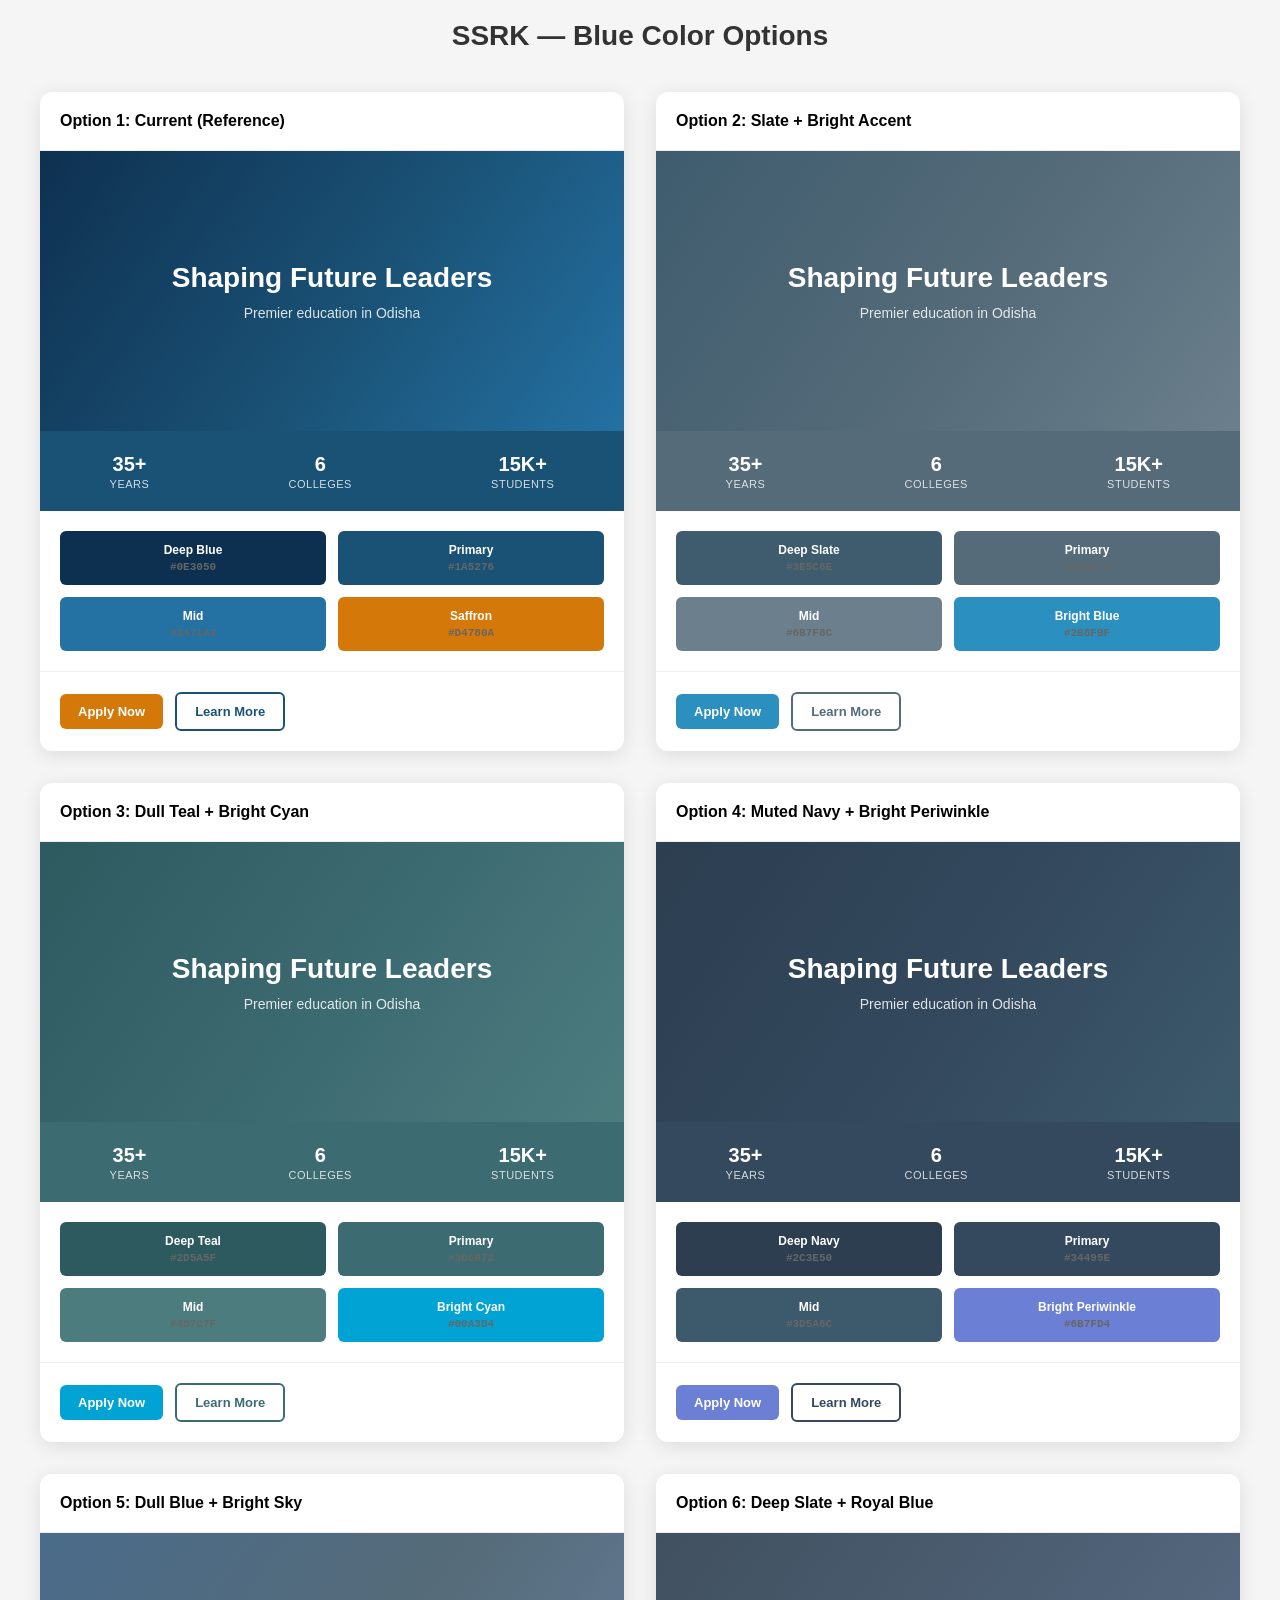
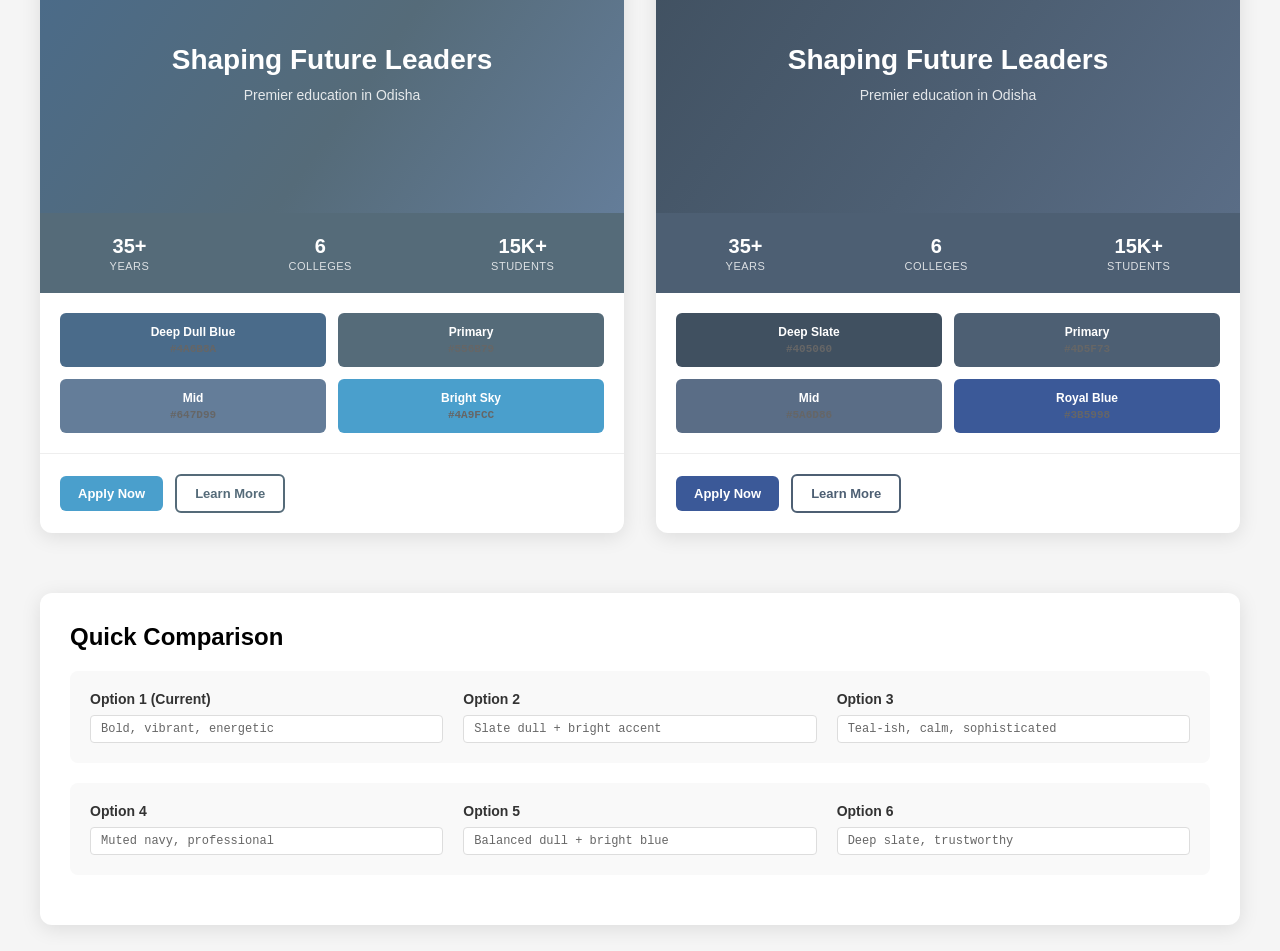
<file: design-system/SSRK - Color Options.html>
<!DOCTYPE html>
<html lang="en">
<head>
<meta charset="UTF-8">
<meta name="viewport" content="width=device-width, initial-scale=1.0">
<title>SSRK Color Variations</title>
<style>
*,*::before,*::after{box-sizing:border-box;margin:0;padding:0}
body{font-family:'Noto Sans', sans-serif;background:#f5f5f5;padding:20px}
.container{max-width:1200px;margin:0 auto}
h1{text-align:center;margin-bottom:40px;color:#333;font-size:28px}
.options{display:grid;grid-template-columns:repeat(auto-fit,minmax(380px,1fr));gap:32px;margin-bottom:60px}
.option{background:#fff;border-radius:12px;overflow:hidden;box-shadow:0 4px 20px rgba(0,0,0,.1);transition:transform .3s}
.option:hover{transform:translateY(-4px);box-shadow:0 8px 30px rgba(0,0,0,.15)}
.option-title{padding:20px;border-bottom:1px solid #eee;font-weight:700;font-size:16px}
.preview-hero{height:280px;display:flex;align-items:center;justify-content:center;padding:40px 20px;text-align:center;color:#fff}
.preview-hero h2{font-size:28px;margin-bottom:10px;line-height:1.2}
.preview-hero p{font-size:14px;opacity:.85}
.color-palette{padding:20px;display:grid;grid-template-columns:repeat(2,1fr);gap:12px}
.color-box{padding:12px;border-radius:6px;text-align:center;font-size:12px;font-weight:600;color:#fff}
.color-label{margin-top:4px;font-size:11px;color:#666;font-family:monospace}
.stat-bar{height:80px;display:flex;align-items:center;justify-content:space-around;color:#fff}
.stat-item{text-align:center}
.stat-num{font-size:20px;font-weight:700}
.stat-lbl{font-size:11px;opacity:.8;text-transform:uppercase;letter-spacing:.5px;margin-top:2px}
.button-demo{padding:20px;display:flex;gap:12px;flex-wrap:wrap;align-items:center;border-top:1px solid #eee}
.btn{padding:10px 18px;border-radius:6px;font-weight:600;font-size:13px;border:none;cursor:pointer}
.btn-primary{color:#fff}
.btn-outline{border:2px solid #fff;background:transparent;color:#fff}
.comparison{margin-top:40px;background:#fff;border-radius:12px;padding:30px;box-shadow:0 4px 20px rgba(0,0,0,.1)}
.comp-row{display:grid;grid-template-columns:1fr 1fr 1fr;gap:20px;margin-bottom:20px;padding:20px;border-radius:8px;background:#f9f9f9}
.comp-label{font-weight:700;font-size:14px;color:#333;margin-bottom:8px}
.comp-value{font-size:12px;font-family:monospace;color:#666;padding:6px 10px;background:#fff;border-radius:4px;border:1px solid #ddd}
</style>
</head>
<body>

<div class="container">
<h1>SSRK — Blue Color Options</h1>

<!-- Option 1: Current (Reference) -->
<div class="options">
<div class="option">
  <div class="option-title">Option 1: Current (Reference)</div>
  <div class="preview-hero" style="background:linear-gradient(125deg,#0E3050 0%,#1A5276 55%,#2471A3 100%)">
    <div>
      <h2>Shaping Future Leaders</h2>
      <p>Premier education in Odisha</p>
    </div>
  </div>
  <div class="stat-bar" style="background:#1A5276">
    <div class="stat-item"><div class="stat-num">35+</div><div class="stat-lbl">Years</div></div>
    <div class="stat-item"><div class="stat-num">6</div><div class="stat-lbl">Colleges</div></div>
    <div class="stat-item"><div class="stat-num">15K+</div><div class="stat-lbl">Students</div></div>
  </div>
  <div class="color-palette">
    <div class="color-box" style="background:#0E3050">Deep Blue<div class="color-label">#0E3050</div></div>
    <div class="color-box" style="background:#1A5276">Primary<div class="color-label">#1A5276</div></div>
    <div class="color-box" style="background:#2471A3">Mid<div class="color-label">#2471A3</div></div>
    <div class="color-box" style="background:#D4780A">Saffron<div class="color-label">#D4780A</div></div>
  </div>
  <div class="button-demo">
    <button class="btn btn-primary" style="background:#D4780A">Apply Now</button>
    <button class="btn btn-outline" style="border-color:#1A5276;color:#1A5276">Learn More</button>
  </div>
</div>

<!-- Option 2: Dull + Bright Mix (Slate + Bright Blue) -->
<div class="option">
  <div class="option-title">Option 2: Slate + Bright Accent</div>
  <div class="preview-hero" style="background:linear-gradient(125deg,#3E5C6E 0%,#556B79 55%,#6B7F8C 100%)">
    <div>
      <h2>Shaping Future Leaders</h2>
      <p>Premier education in Odisha</p>
    </div>
  </div>
  <div class="stat-bar" style="background:#556B79">
    <div class="stat-item"><div class="stat-num">35+</div><div class="stat-lbl">Years</div></div>
    <div class="stat-item"><div class="stat-num">6</div><div class="stat-lbl">Colleges</div></div>
    <div class="stat-item"><div class="stat-num">15K+</div><div class="stat-lbl">Students</div></div>
  </div>
  <div class="color-palette">
    <div class="color-box" style="background:#3E5C6E">Deep Slate<div class="color-label">#3E5C6E</div></div>
    <div class="color-box" style="background:#556B79">Primary<div class="color-label">#556B79</div></div>
    <div class="color-box" style="background:#6B7F8C">Mid<div class="color-label">#6B7F8C</div></div>
    <div class="color-box" style="background:#2B8FBF">Bright Blue<div class="color-label">#2B8FBF</div></div>
  </div>
  <div class="button-demo">
    <button class="btn btn-primary" style="background:#2B8FBF">Apply Now</button>
    <button class="btn btn-outline" style="border-color:#556B79;color:#556B79">Learn More</button>
  </div>
</div>

<!-- Option 3: Teal Dull + Bright Cyan -->
<div class="option">
  <div class="option-title">Option 3: Dull Teal + Bright Cyan</div>
  <div class="preview-hero" style="background:linear-gradient(125deg,#2D5A5F 0%,#3D6B72 55%,#4D7C7F 100%)">
    <div>
      <h2>Shaping Future Leaders</h2>
      <p>Premier education in Odisha</p>
    </div>
  </div>
  <div class="stat-bar" style="background:#3D6B72">
    <div class="stat-item"><div class="stat-num">35+</div><div class="stat-lbl">Years</div></div>
    <div class="stat-item"><div class="stat-num">6</div><div class="stat-lbl">Colleges</div></div>
    <div class="stat-item"><div class="stat-num">15K+</div><div class="stat-lbl">Students</div></div>
  </div>
  <div class="color-palette">
    <div class="color-box" style="background:#2D5A5F">Deep Teal<div class="color-label">#2D5A5F</div></div>
    <div class="color-box" style="background:#3D6B72">Primary<div class="color-label">#3D6B72</div></div>
    <div class="color-box" style="background:#4D7C7F">Mid<div class="color-label">#4D7C7F</div></div>
    <div class="color-box" style="background:#00A3D4">Bright Cyan<div class="color-label">#00A3D4</div></div>
  </div>
  <div class="button-demo">
    <button class="btn btn-primary" style="background:#00A3D4">Apply Now</button>
    <button class="btn btn-outline" style="border-color:#3D6B72;color:#3D6B72">Learn More</button>
  </div>
</div>

<!-- Option 4: Muted Navy + Bright Periwinkle -->
<div class="option">
  <div class="option-title">Option 4: Muted Navy + Bright Periwinkle</div>
  <div class="preview-hero" style="background:linear-gradient(125deg,#2C3E50 0%,#34495E 55%,#3D5A6C 100%)">
    <div>
      <h2>Shaping Future Leaders</h2>
      <p>Premier education in Odisha</p>
    </div>
  </div>
  <div class="stat-bar" style="background:#34495E">
    <div class="stat-item"><div class="stat-num">35+</div><div class="stat-lbl">Years</div></div>
    <div class="stat-item"><div class="stat-num">6</div><div class="stat-lbl">Colleges</div></div>
    <div class="stat-item"><div class="stat-num">15K+</div><div class="stat-lbl">Students</div></div>
  </div>
  <div class="color-palette">
    <div class="color-box" style="background:#2C3E50">Deep Navy<div class="color-label">#2C3E50</div></div>
    <div class="color-box" style="background:#34495E">Primary<div class="color-label">#34495E</div></div>
    <div class="color-box" style="background:#3D5A6C">Mid<div class="color-label">#3D5A6C</div></div>
    <div class="color-box" style="background:#6B7FD4">Bright Periwinkle<div class="color-label">#6B7FD4</div></div>
  </div>
  <div class="button-demo">
    <button class="btn btn-primary" style="background:#6B7FD4">Apply Now</button>
    <button class="btn btn-outline" style="border-color:#34495E;color:#34495E">Learn More</button>
  </div>
</div>

<!-- Option 5: Dull Blue + Bright Sky Blue -->
<div class="option">
  <div class="option-title">Option 5: Dull Blue + Bright Sky</div>
  <div class="preview-hero" style="background:linear-gradient(125deg,#4A6B8A 0%,#556B79 55%,#647D99 100%)">
    <div>
      <h2>Shaping Future Leaders</h2>
      <p>Premier education in Odisha</p>
    </div>
  </div>
  <div class="stat-bar" style="background:#556B79">
    <div class="stat-item"><div class="stat-num">35+</div><div class="stat-lbl">Years</div></div>
    <div class="stat-item"><div class="stat-num">6</div><div class="stat-lbl">Colleges</div></div>
    <div class="stat-item"><div class="stat-num">15K+</div><div class="stat-lbl">Students</div></div>
  </div>
  <div class="color-palette">
    <div class="color-box" style="background:#4A6B8A">Deep Dull Blue<div class="color-label">#4A6B8A</div></div>
    <div class="color-box" style="background:#556B79">Primary<div class="color-label">#556B79</div></div>
    <div class="color-box" style="background:#647D99">Mid<div class="color-label">#647D99</div></div>
    <div class="color-box" style="background:#4A9FCC">Bright Sky<div class="color-label">#4A9FCC</div></div>
  </div>
  <div class="button-demo">
    <button class="btn btn-primary" style="background:#4A9FCC">Apply Now</button>
    <button class="btn btn-outline" style="border-color:#556B79;color:#556B79">Learn More</button>
  </div>
</div>

<!-- Option 6: Deep Slate + Royal Blue Accent -->
<div class="option">
  <div class="option-title">Option 6: Deep Slate + Royal Blue</div>
  <div class="preview-hero" style="background:linear-gradient(125deg,#405060 0%,#4D5F73 55%,#5A6D86 100%)">
    <div>
      <h2>Shaping Future Leaders</h2>
      <p>Premier education in Odisha</p>
    </div>
  </div>
  <div class="stat-bar" style="background:#4D5F73">
    <div class="stat-item"><div class="stat-num">35+</div><div class="stat-lbl">Years</div></div>
    <div class="stat-item"><div class="stat-num">6</div><div class="stat-lbl">Colleges</div></div>
    <div class="stat-item"><div class="stat-num">15K+</div><div class="stat-lbl">Students</div></div>
  </div>
  <div class="color-palette">
    <div class="color-box" style="background:#405060">Deep Slate<div class="color-label">#405060</div></div>
    <div class="color-box" style="background:#4D5F73">Primary<div class="color-label">#4D5F73</div></div>
    <div class="color-box" style="background:#5A6D86">Mid<div class="color-label">#5A6D86</div></div>
    <div class="color-box" style="background:#3B5998">Royal Blue<div class="color-label">#3B5998</div></div>
  </div>
  <div class="button-demo">
    <button class="btn btn-primary" style="background:#3B5998">Apply Now</button>
    <button class="btn btn-outline" style="border-color:#4D5F73;color:#4D5F73">Learn More</button>
  </div>
</div>

</div>

<div class="comparison">
<h2 style="margin-bottom:20px">Quick Comparison</h2>
<div class="comp-row">
  <div>
    <div class="comp-label">Option 1 (Current)</div>
    <div class="comp-value">Bold, vibrant, energetic</div>
  </div>
  <div>
    <div class="comp-label">Option 2</div>
    <div class="comp-value">Slate dull + bright accent</div>
  </div>
  <div>
    <div class="comp-label">Option 3</div>
    <div class="comp-value">Teal-ish, calm, sophisticated</div>
  </div>
</div>
<div class="comp-row">
  <div>
    <div class="comp-label">Option 4</div>
    <div class="comp-value">Muted navy, professional</div>
  </div>
  <div>
    <div class="comp-label">Option 5</div>
    <div class="comp-value">Balanced dull + bright blue</div>
  </div>
  <div>
    <div class="comp-label">Option 6</div>
    <div class="comp-value">Deep slate, trustworthy</div>
  </div>
</div>
</div>

</div>

</body>
</html>
</file>
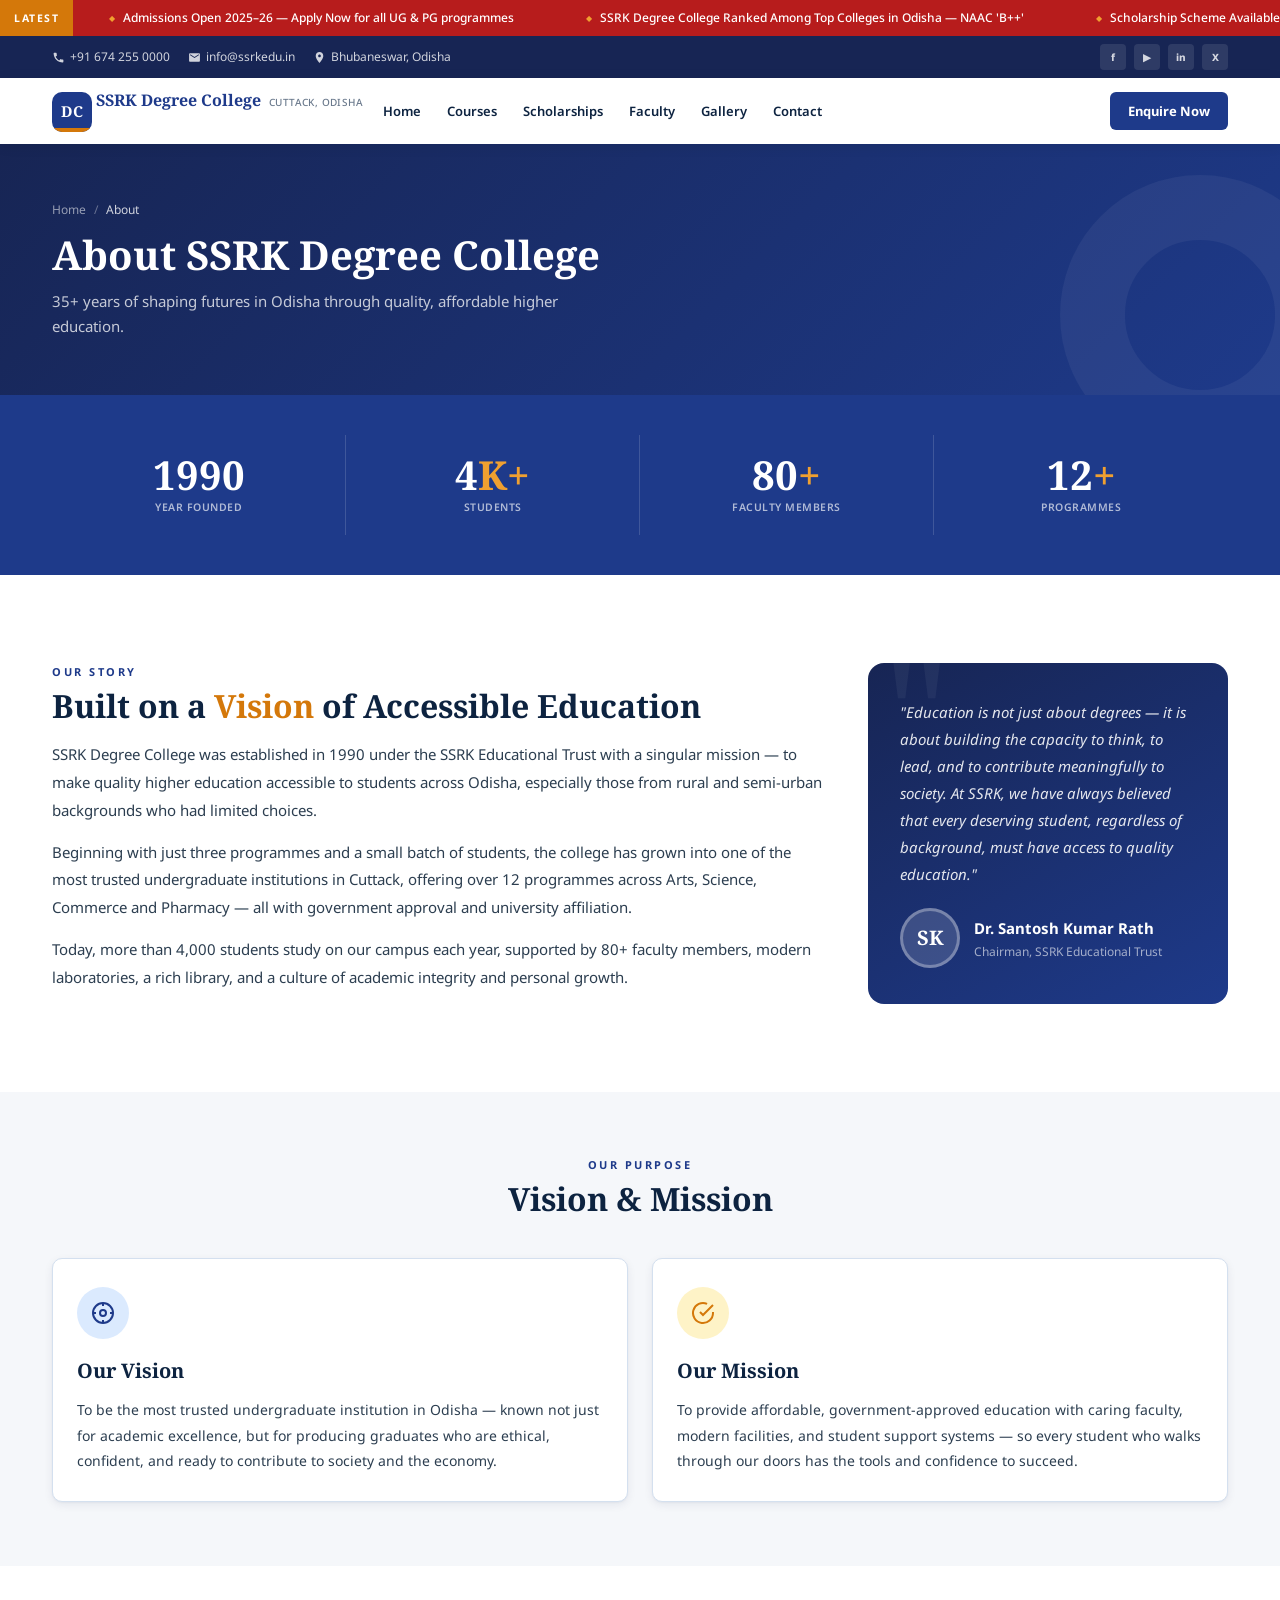
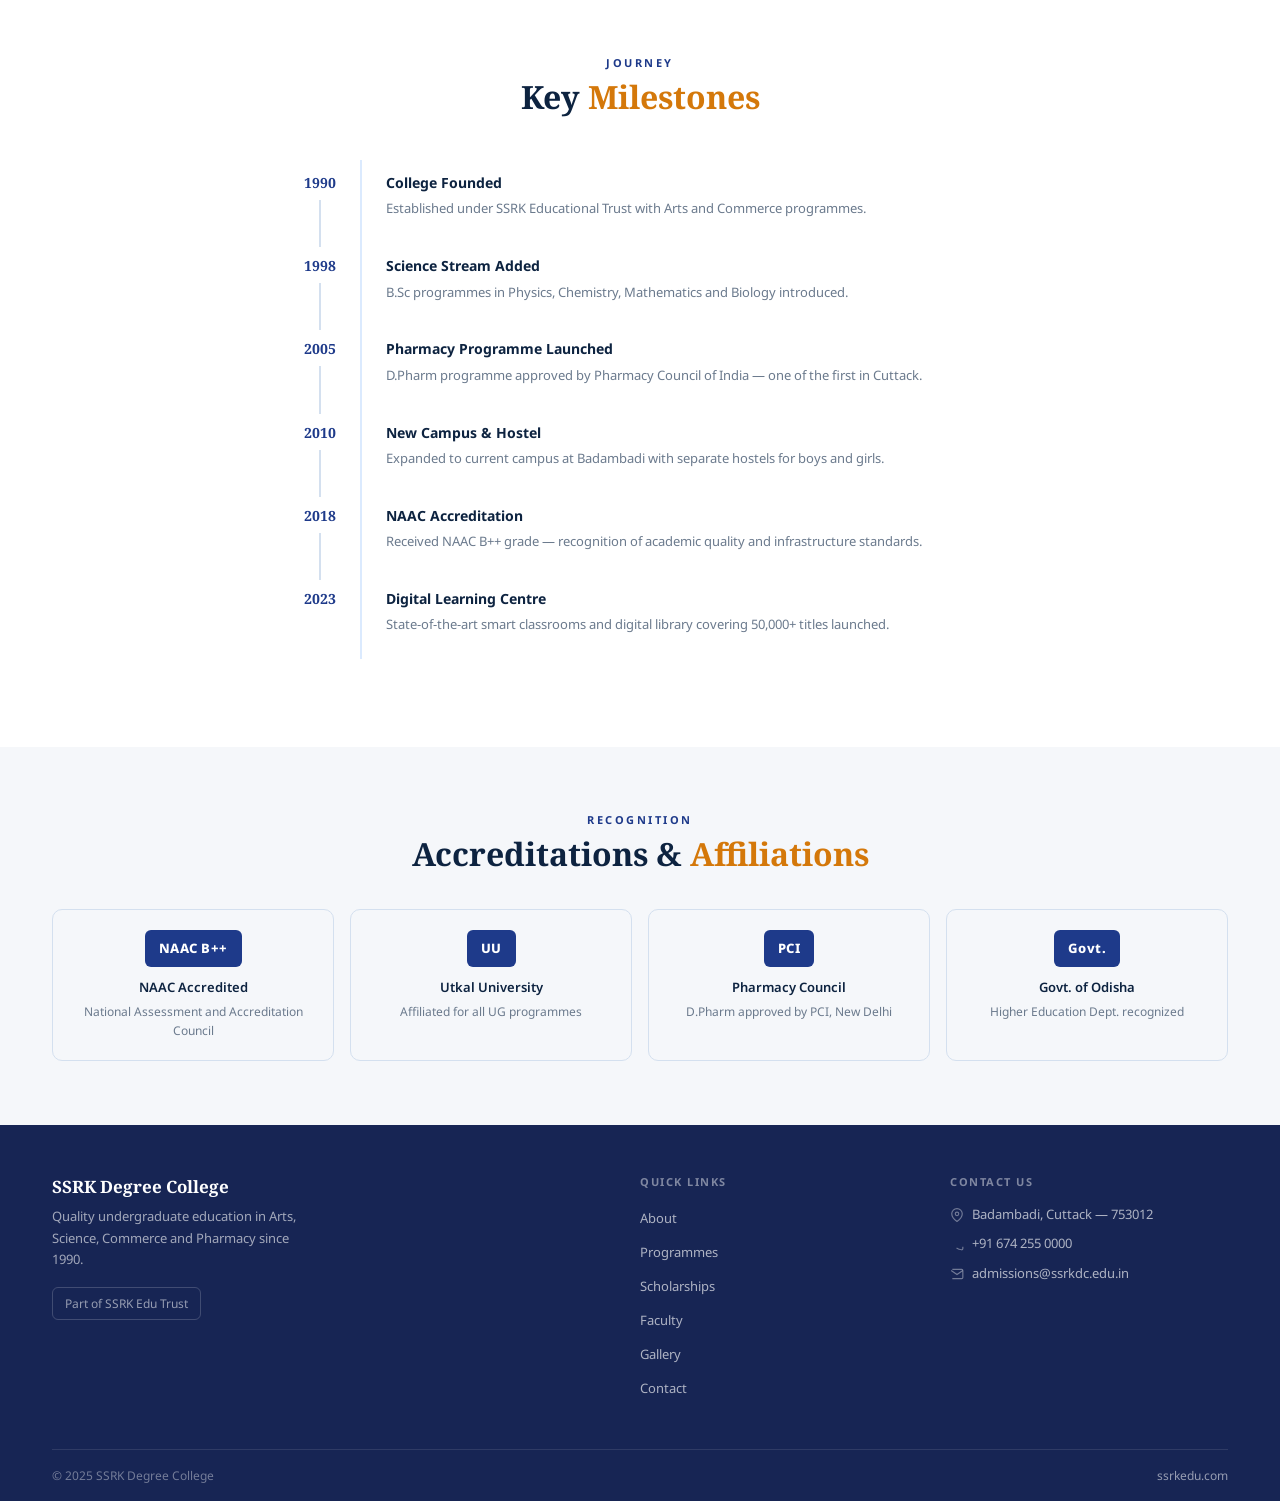
<file: education-website/institution/About.html>
<!DOCTYPE html>
<html lang="en">
<head>
<meta charset="UTF-8">
<meta name="viewport" content="width=device-width,initial-scale=1.0">
<title>About — SSRK Degree College</title>
<link rel="preconnect" href="https://fonts.googleapis.com">
<link rel="stylesheet" href="../_shared/site-chrome.css">
<link rel="stylesheet" href="_components/institution-header.css">
<link href="https://fonts.googleapis.com/css2?family=Noto+Sans:wght@400;500;600;700&family=Noto+Serif:wght@400;600;700&display=swap" rel="stylesheet">
<style>
:root{--blue-deep:#172554;--blue-primary:#1E3A8A;--blue-mid:#3B5998;--blue-light:#DBEAFE;--saffron:#D4780A;--saffron-lt:#F0A030;--white:#fff;--bg:#F5F7FA;--text-h:#0D2340;--text-b:#2C3E50;--text-m:#6B7A8D;--border:#D4E0EF;--r-sm:6px;--r-md:10px;--r-lg:16px;--sh-sm:0 1px 2px rgba(13,35,64,.04),0 3px 10px rgba(13,35,64,.07);--sh-md:0 8px 20px rgba(13,35,64,.10),0 2px 6px rgba(13,35,64,.05);--tr:.28s ease;--ff:'Noto Sans',sans-serif;--fs:'Noto Serif',serif}
*,*::before,*::after{box-sizing:border-box;margin:0;padding:0}
html{scroll-behavior:smooth}body{font-family:var(--ff);color:var(--text-b);background:var(--white);font-size:15px;overflow-x:hidden;line-height:1.6}
a{text-decoration:none;color:inherit}ul{list-style:none}button{cursor:pointer;border:none;background:none;font-family:inherit}img{max-width:100%;display:block}
.container{width:100%;max-width:1240px;margin:0 auto;padding:0 16px}
@media(min-width:768px){.container{padding:0 24px}}@media(min-width:1024px){.container{padding:0 32px}}
/* PAGE HERO */
.page-hero{background:linear-gradient(135deg,var(--blue-deep) 0%,var(--blue-primary) 100%);padding:56px 0;position:relative;overflow:hidden}
.page-hero::before{content:'';position:absolute;bottom:-60px;right:-60px;width:280px;height:280px;border:65px solid rgba(255,255,255,.05);border-radius:50%}
.page-hero-inner{position:relative;z-index:1}
.page-breadcrumb{display:flex;align-items:center;gap:8px;font-size:12px;color:rgba(255,255,255,.55);margin-bottom:12px;flex-wrap:wrap}
.page-breadcrumb a{color:rgba(255,255,255,.55);transition:color .2s}.page-breadcrumb a:hover{color:#fff}
.page-breadcrumb span{color:rgba(255,255,255,.35)}
.page-title{font-family:var(--fs);font-size:clamp(24px,5vw,40px);font-weight:700;color:#fff;line-height:1.2}
.page-subtitle{font-size:15px;color:rgba(255,255,255,.75);margin-top:10px;max-width:520px;line-height:1.65}
/* SECTION */
.section{padding:64px 0}@media(min-width:768px){.section{padding:88px 0}}
.section-label{font-size:11px;font-weight:700;letter-spacing:2.5px;text-transform:uppercase;color:var(--blue-primary);margin-bottom:6px;display:block}
.section-title{font-family:var(--fs);font-size:clamp(22px,4vw,32px);color:var(--text-h);font-weight:700;line-height:1.2}
.section-title span{color:var(--saffron)}
/* CARDS */
.card{background:#fff;border:1.5px solid var(--border);border-radius:var(--r-md);padding:28px 24px;box-shadow:var(--sh-sm);transition:var(--tr)}
.card:hover{box-shadow:var(--sh-md);transform:translateY(-2px)}
/* GRID */
.grid-2{display:grid;gap:24px}@media(min-width:768px){.grid-2{grid-template-columns:1fr 1fr}}
.grid-3{display:grid;gap:20px}@media(min-width:540px){.grid-3{grid-template-columns:1fr 1fr}}@media(min-width:1024px){.grid-3{grid-template-columns:repeat(3,1fr)}}
/* FOOTER */
.site-footer{background:var(--blue-deep);color:rgba(255,255,255,.75);padding:48px 0 0}
.footer-grid{display:grid;gap:32px;padding-bottom:40px}
@media(min-width:768px){.footer-grid{grid-template-columns:2fr 1fr 1fr}}
.footer-brand .fn{font-family:var(--fs);font-size:17px;font-weight:700;color:#fff;display:block;margin-bottom:6px}
.footer-brand p{font-size:13px;color:rgba(255,255,255,.6);line-height:1.65;max-width:260px;margin-bottom:16px}
.footer-trust{display:inline-flex;align-items:center;gap:6px;font-size:12px;color:rgba(255,255,255,.55);border:1px solid rgba(255,255,255,.18);padding:6px 12px;border-radius:var(--r-sm);transition:var(--tr)}
.footer-trust:hover{color:#fff;border-color:rgba(255,255,255,.4)}
.footer-col h4{font-size:11px;font-weight:700;color:rgba(255,255,255,.45);letter-spacing:1.5px;text-transform:uppercase;margin-bottom:14px}
.footer-col ul li{margin-bottom:10px}
.footer-col ul li a{font-size:13px;color:rgba(255,255,255,.65);transition:color .2s}
.footer-col ul li a:hover{color:#fff}
.fci{display:flex;align-items:flex-start;gap:8px;font-size:13px;color:rgba(255,255,255,.65);margin-bottom:10px;line-height:1.5}
.fci svg{width:14px;height:14px;flex-shrink:0;margin-top:3px;opacity:.6}
.footer-bottom{border-top:1px solid rgba(255,255,255,.1);padding:16px 0;display:flex;align-items:center;justify-content:space-between;flex-wrap:wrap;gap:8px;font-size:12px;color:rgba(255,255,255,.4)}
.footer-bottom a{color:rgba(255,255,255,.55)}
/* FADE */
.fade-up{opacity:0;transform:translateY(20px);transition:opacity .5s ease,transform .5s ease;pointer-events:none}
.fade-up.visible{opacity:1;transform:translateY(0);pointer-events:auto}
/* HIGHLIGHT LIST */
.hl-list{display:flex;flex-direction:column;gap:12px;margin-top:16px}
.hl-item{display:flex;align-items:flex-start;gap:10px;font-size:14px;color:var(--text-b)}
.hl-dot{width:22px;height:22px;background:var(--blue-light);border-radius:50%;display:flex;align-items:center;justify-content:center;flex-shrink:0;margin-top:2px}
.hl-dot svg{width:11px;height:11px}
/* CHAIRMAN */
.chairman-wrap{background:linear-gradient(150deg,var(--blue-deep),var(--blue-primary));border-radius:var(--r-lg);padding:36px 32px;color:#fff;position:relative;overflow:hidden}
.chairman-wrap::before{content:'"';position:absolute;top:-30px;left:16px;font-size:160px;font-family:var(--fs);color:rgba(255,255,255,.05);line-height:1;pointer-events:none}
.ch-quote{font-size:15px;line-height:1.8;color:rgba(255,255,255,.88);font-style:italic;margin-bottom:20px;position:relative;z-index:1}
.ch-info{display:flex;align-items:center;gap:14px}
.ch-avatar{width:60px;height:60px;border-radius:50%;background:rgba(255,255,255,.15);border:3px solid rgba(255,255,255,.3);display:flex;align-items:center;justify-content:center;font-family:var(--fs);font-weight:700;font-size:20px;color:#fff;flex-shrink:0}
.ch-name{font-size:15px;font-weight:700;color:#fff}.ch-role{font-size:12px;color:rgba(255,255,255,.6);margin-top:2px}
/* MILESTONE */
.timeline{display:flex;flex-direction:column;gap:0}
.tl-item{display:grid;grid-template-columns:80px 1fr;gap:0;position:relative}
.tl-item:not(:last-child)::after{content:'';position:absolute;left:40px;top:40px;bottom:-4px;width:2px;background:var(--border);transform:translateX(-50%)}
.tl-year{font-family:var(--fs);font-size:14px;font-weight:700;color:var(--blue-primary);padding-top:12px;text-align:right;padding-right:24px}
.tl-body{padding:12px 0 24px 24px;border-left:2px solid var(--blue-light)}
.tl-title{font-size:14px;font-weight:700;color:var(--text-h);margin-bottom:4px}
.tl-desc{font-size:13px;color:var(--text-m);line-height:1.6}
/* STAT STRIP */
.stat-strip{background:var(--blue-primary);padding:40px 0}
.stat-strip-grid{display:grid;grid-template-columns:repeat(2,1fr);gap:0}
@media(min-width:768px){.stat-strip-grid{grid-template-columns:repeat(4,1fr)}}
.ss-item{padding:20px 16px;text-align:center;border-right:1px solid rgba(255,255,255,.15);border-bottom:1px solid rgba(255,255,255,.15)}
.ss-item:last-child,.ss-item:nth-child(2){border-right:none}
@media(min-width:768px){.ss-item:nth-child(2){border-right:1px solid rgba(255,255,255,.15)}.ss-item:last-child{border-right:none}.ss-item{border-bottom:none}}
.ss-num{font-family:var(--fs);font-size:clamp(28px,4vw,40px);font-weight:700;color:#fff;line-height:1}
.ss-num span{color:var(--saffron-lt)}
.ss-lbl{font-size:10.5px;color:rgba(255,255,255,.65);font-weight:600;letter-spacing:.5px;text-transform:uppercase;margin-top:4px}
/* ACCRED */
.accred-grid{display:grid;grid-template-columns:1fr 1fr;gap:16px}
@media(min-width:768px){.accred-grid{grid-template-columns:repeat(4,1fr)}}
.accred-card{background:var(--bg);border-radius:var(--r-md);padding:20px 16px;text-align:center;border:1.5px solid var(--border)}
.accred-badge{display:inline-block;background:var(--blue-primary);color:#fff;font-size:13px;font-weight:800;padding:8px 14px;border-radius:var(--r-sm);margin-bottom:10px;letter-spacing:.5px}
.accred-name{font-size:13px;font-weight:600;color:var(--text-h);margin-bottom:4px}
.accred-sub{font-size:12px;color:var(--text-m)}
</style>
</head>
<body>

<div id="site-chrome-mount"></div>
<script src="../_shared/site-chrome.js"></script>

<div id="inst-header-mount" data-enquire-href="Contact.html"></div>
<script src="_components/institution-header.js"></script>

<!-- PAGE HERO -->
<section class="page-hero">
  <div class="container page-hero-inner">
    <div class="page-breadcrumb">
      <a href="index.html">Home</a><span>/</span><span style="color:rgba(255,255,255,.8)">About</span>
    </div>
    <h1 class="page-title">About SSRK Degree College</h1>
    <p class="page-subtitle">35+ years of shaping futures in Odisha through quality, affordable higher education.</p>
  </div>
</section>

<!-- STATS STRIP -->
<div class="stat-strip">
  <div class="container">
    <div class="stat-strip-grid">
      <div class="ss-item"><div class="ss-num">1990</div><div class="ss-lbl">Year Founded</div></div>
      <div class="ss-item"><div class="ss-num">4<span>K+</span></div><div class="ss-lbl">Students</div></div>
      <div class="ss-item"><div class="ss-num">80<span>+</span></div><div class="ss-lbl">Faculty Members</div></div>
      <div class="ss-item"><div class="ss-num">12<span>+</span></div><div class="ss-lbl">Programmes</div></div>
    </div>
  </div>
</div>

<!-- ABOUT STORY -->
<section class="section">
  <div class="container">
    <div style="display:grid;gap:48px" class="fade-up">
      <div style="display:grid;gap:44px" id="about-grid">
        <div>
          <span class="section-label">Our Story</span>
          <h2 class="section-title">Built on a <span>Vision</span> of Accessible Education</h2>
          <p style="margin-top:16px;font-size:15px;line-height:1.85;color:var(--text-b)">SSRK Degree College was established in 1990 under the SSRK Educational Trust with a singular mission — to make quality higher education accessible to students across Odisha, especially those from rural and semi-urban backgrounds who had limited choices.</p>
          <p style="margin-top:14px;font-size:15px;line-height:1.85;color:var(--text-b)">Beginning with just three programmes and a small batch of students, the college has grown into one of the most trusted undergraduate institutions in Cuttack, offering over 12 programmes across Arts, Science, Commerce and Pharmacy — all with government approval and university affiliation.</p>
          <p style="margin-top:14px;font-size:15px;line-height:1.85;color:var(--text-b)">Today, more than 4,000 students study on our campus each year, supported by 80+ faculty members, modern laboratories, a rich library, and a culture of academic integrity and personal growth.</p>
        </div>
        <div class="chairman-wrap fade-up">
          <p class="ch-quote">"Education is not just about degrees — it is about building the capacity to think, to lead, and to contribute meaningfully to society. At SSRK, we have always believed that every deserving student, regardless of background, must have access to quality education."</p>
          <div class="ch-info">
            <div class="ch-avatar">SK</div>
            <div><div class="ch-name">Dr. Santosh Kumar Rath</div><div class="ch-role">Chairman, SSRK Educational Trust</div></div>
          </div>
        </div>
      </div>
    </div>
  </div>
</section>

<!-- VISION MISSION -->
<section class="section" style="background:var(--bg);padding-top:64px;padding-bottom:64px">
  <div class="container">
    <div class="section-header fade-up" style="text-align:center;margin-bottom:40px">
      <span class="section-label">Our Purpose</span>
      <h2 class="section-title">Vision &amp; Mission</h2>
    </div>
    <div class="grid-2 fade-up">
      <div class="card">
        <div style="width:52px;height:52px;background:var(--blue-light);border-radius:50%;display:flex;align-items:center;justify-content:center;margin-bottom:16px">
          <svg width="24" height="24" viewBox="0 0 24 24" fill="none" stroke="#1E3A8A" stroke-width="2"><circle cx="12" cy="12" r="10"/><circle cx="12" cy="12" r="3"/><line x1="12" y1="2" x2="12" y2="5"/><line x1="12" y1="19" x2="12" y2="22"/><line x1="2" y1="12" x2="5" y2="12"/><line x1="19" y1="12" x2="22" y2="12"/></svg>
        </div>
        <h3 style="font-family:var(--fs);font-size:20px;font-weight:700;color:var(--text-h);margin-bottom:10px">Our Vision</h3>
        <p style="font-size:14px;line-height:1.8;color:var(--text-b)">To be the most trusted undergraduate institution in Odisha — known not just for academic excellence, but for producing graduates who are ethical, confident, and ready to contribute to society and the economy.</p>
      </div>
      <div class="card">
        <div style="width:52px;height:52px;background:#FEF3C7;border-radius:50%;display:flex;align-items:center;justify-content:center;margin-bottom:16px">
          <svg width="24" height="24" viewBox="0 0 24 24" fill="none" stroke="#D4780A" stroke-width="2"><path d="M22 11.08V12a10 10 0 1 1-5.93-9.14"/><polyline points="22 4 12 14.01 9 11.01"/></svg>
        </div>
        <h3 style="font-family:var(--fs);font-size:20px;font-weight:700;color:var(--text-h);margin-bottom:10px">Our Mission</h3>
        <p style="font-size:14px;line-height:1.8;color:var(--text-b)">To provide affordable, government-approved education with caring faculty, modern facilities, and student support systems — so every student who walks through our doors has the tools and confidence to succeed.</p>
      </div>
    </div>
  </div>
</section>

<!-- MILESTONES -->
<section class="section">
  <div class="container">
    <div class="fade-up" style="max-width:720px;margin:0 auto">
      <span class="section-label" style="text-align:center;display:block">Journey</span>
      <h2 class="section-title" style="text-align:center;margin-bottom:44px">Key <span>Milestones</span></h2>
      <div class="timeline">
        <div class="tl-item"><div class="tl-year">1990</div><div class="tl-body"><div class="tl-title">College Founded</div><div class="tl-desc">Established under SSRK Educational Trust with Arts and Commerce programmes.</div></div></div>
        <div class="tl-item"><div class="tl-year">1998</div><div class="tl-body"><div class="tl-title">Science Stream Added</div><div class="tl-desc">B.Sc programmes in Physics, Chemistry, Mathematics and Biology introduced.</div></div></div>
        <div class="tl-item"><div class="tl-year">2005</div><div class="tl-body"><div class="tl-title">Pharmacy Programme Launched</div><div class="tl-desc">D.Pharm programme approved by Pharmacy Council of India — one of the first in Cuttack.</div></div></div>
        <div class="tl-item"><div class="tl-year">2010</div><div class="tl-body"><div class="tl-title">New Campus &amp; Hostel</div><div class="tl-desc">Expanded to current campus at Badambadi with separate hostels for boys and girls.</div></div></div>
        <div class="tl-item"><div class="tl-year">2018</div><div class="tl-body"><div class="tl-title">NAAC Accreditation</div><div class="tl-desc">Received NAAC B++ grade — recognition of academic quality and infrastructure standards.</div></div></div>
        <div class="tl-item"><div class="tl-year">2023</div><div class="tl-body"><div class="tl-title">Digital Learning Centre</div><div class="tl-desc">State-of-the-art smart classrooms and digital library covering 50,000+ titles launched.</div></div></div>
      </div>
    </div>
  </div>
</section>

<!-- ACCREDITATIONS -->
<section class="section" style="background:var(--bg);padding-top:64px;padding-bottom:64px">
  <div class="container">
    <div class="fade-up" style="text-align:center;margin-bottom:36px">
      <span class="section-label">Recognition</span>
      <h2 class="section-title">Accreditations &amp; <span>Affiliations</span></h2>
    </div>
    <div class="accred-grid fade-up">
      <div class="accred-card"><div class="accred-badge">NAAC B++</div><div class="accred-name">NAAC Accredited</div><div class="accred-sub">National Assessment and Accreditation Council</div></div>
      <div class="accred-card"><div class="accred-badge">UU</div><div class="accred-name">Utkal University</div><div class="accred-sub">Affiliated for all UG programmes</div></div>
      <div class="accred-card"><div class="accred-badge">PCI</div><div class="accred-name">Pharmacy Council</div><div class="accred-sub">D.Pharm approved by PCI, New Delhi</div></div>
      <div class="accred-card"><div class="accred-badge">Govt.</div><div class="accred-name">Govt. of Odisha</div><div class="accred-sub">Higher Education Dept. recognized</div></div>
    </div>
  </div>
</section>

<!-- FOOTER -->
<footer class="site-footer">
  <div class="container">
    <div class="footer-grid">
      <div class="footer-brand">
        <span class="fn">SSRK Degree College</span>
        <p>Quality undergraduate education in Arts, Science, Commerce and Pharmacy since 1990.</p>
        <a href="../trust/index.html" class="footer-trust">Part of SSRK Edu Trust</a>
      </div>
      <div class="footer-col">
        <h4>Quick Links</h4>
        <ul>
          <li><a href="About.html">About</a></li>
          <li><a href="Courses.html">Programmes</a></li>
          <li><a href="Scholarships.html">Scholarships</a></li>
          <li><a href="Faculty.html">Faculty</a></li>
          <li><a href="Gallery.html">Gallery</a></li>
          <li><a href="Contact.html">Contact</a></li>
        </ul>
      </div>
      <div class="footer-col">
        <h4>Contact Us</h4>
        <div class="fci"><svg viewBox="0 0 24 24" fill="none" stroke="currentColor" stroke-width="2"><path d="M21 10c0 7-9 13-9 13s-9-6-9-13a9 9 0 0 1 18 0z"/><circle cx="12" cy="10" r="3"/></svg>Badambadi, Cuttack — 753012</div>
        <div class="fci"><svg viewBox="0 0 24 24" fill="none" stroke="currentColor" stroke-width="2"><path d="M22 16.92v3a2 2 0 0 1-2.18 2 19.79 19.79 0 0 1-8.63-3.07"/></svg>+91 674 255 0000</div>
        <div class="fci"><svg viewBox="0 0 24 24" fill="none" stroke="currentColor" stroke-width="2"><path d="M4 4h16c1.1 0 2 .9 2 2v12c0 1.1-.9 2-2 2H4"/><polyline points="22,6 12,13 2,6"/></svg>admissions@ssrkdc.edu.in</div>
      </div>
    </div>
    <div class="footer-bottom"><span>© 2025 SSRK Degree College</span><a href="../trust/index.html">ssrkedu.com</a></div>
  </div>
</footer>

<script>
var io=new IntersectionObserver(function(e){e.forEach(function(x){if(x.isIntersecting){x.target.classList.add('visible');io.unobserve(x.target)}})},{threshold:0,rootMargin:"0px 0px 50px 0px"});
document.querySelectorAll('.fade-up').forEach(function(el){var r=el.getBoundingClientRect();if(r.top<window.innerHeight){el.classList.add('visible')}});
document.querySelectorAll('.fade-up').forEach(function(el){io.observe(el)});
// about grid responsive
function checkGrid(){var g=document.getElementById('about-grid');if(g){g.style.gridTemplateColumns=window.innerWidth>=900?'1.5fr 360px':'1fr';g.style.alignItems=window.innerWidth>=900?'start':'stretch'}}
checkGrid();window.addEventListener('resize',checkGrid);
</script>
</body>
</html>
</file>
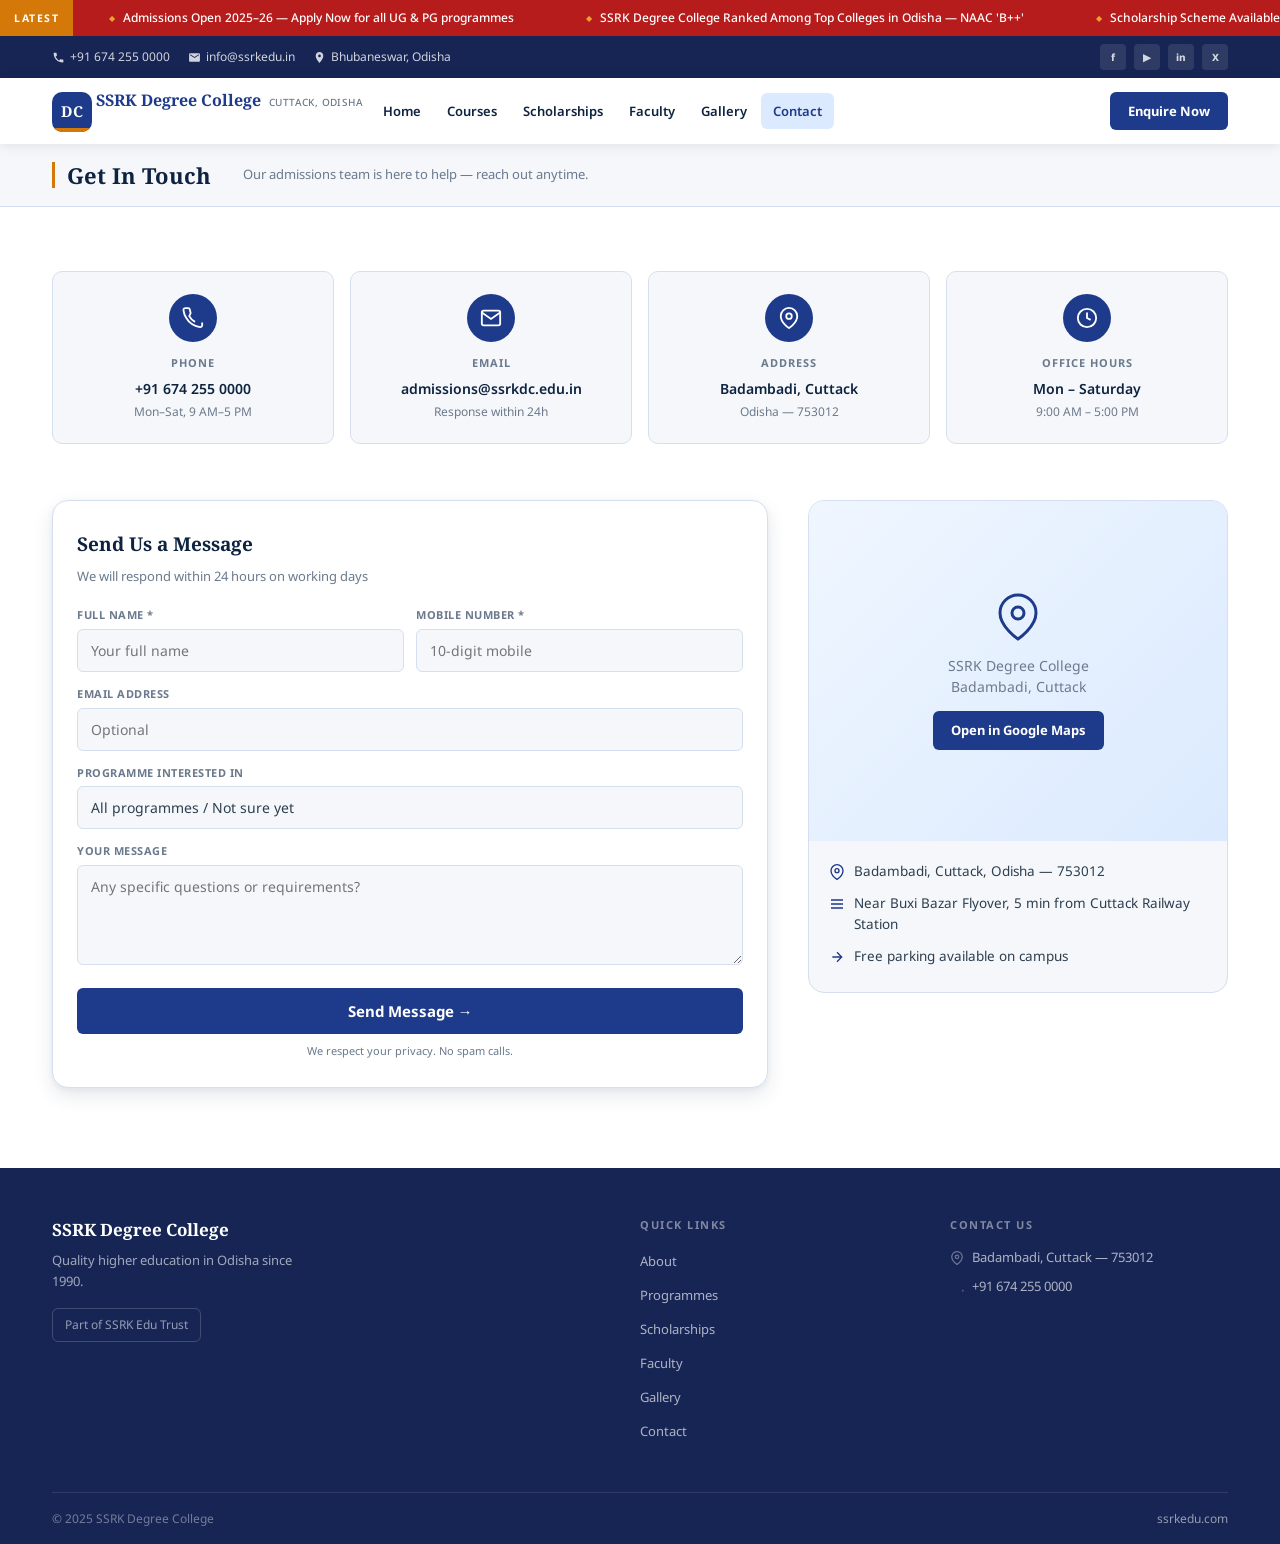
<file: education-website/institution/Contact.html>
<!DOCTYPE html>
<html lang="en">
<head>
<meta charset="UTF-8">
<meta name="viewport" content="width=device-width,initial-scale=1.0">
<title>Contact — SSRK Degree College</title>
<link rel="preconnect" href="https://fonts.googleapis.com">
<link rel="stylesheet" href="../_shared/site-chrome.css">
<link rel="stylesheet" href="_components/institution-header.css">
<link href="https://fonts.googleapis.com/css2?family=Noto+Sans:wght@400;500;600;700&family=Noto+Serif:wght@400;600;700&display=swap" rel="stylesheet">
<style>
:root{--blue-deep:#172554;--blue-primary:#1E3A8A;--blue-light:#DBEAFE;--saffron:#D4780A;--saffron-lt:#F0A030;--white:#fff;--bg:#F5F7FA;--text-h:#0D2340;--text-b:#2C3E50;--text-m:#6B7A8D;--border:#D4E0EF;--r-sm:6px;--r-md:10px;--r-lg:16px;--sh-sm:0 1px 2px rgba(13,35,64,.04),0 3px 10px rgba(13,35,64,.07);--sh-md:0 8px 20px rgba(13,35,64,.10),0 2px 6px rgba(13,35,64,.05);--sh-lg:0 18px 44px rgba(13,35,64,.15),0 4px 12px rgba(13,35,64,.07);--tr:.28s ease;--ff:'Noto Sans',sans-serif;--fs:'Noto Serif',serif}
*,*::before,*::after{box-sizing:border-box;margin:0;padding:0}html{scroll-behavior:smooth}
body{font-family:var(--ff);color:var(--text-b);background:var(--white);font-size:15px;overflow-x:hidden;line-height:1.6}
a{text-decoration:none;color:inherit}ul{list-style:none}button{cursor:pointer;border:none;background:none;font-family:inherit}
.container{width:100%;max-width:1240px;margin:0 auto;padding:0 16px}
@media(min-width:768px){.container{padding:0 24px}}@media(min-width:1024px){.container{padding:0 32px}}
.page-hero{background:var(--bg);border-bottom:1px solid var(--border);padding:18px 0}
.page-hero-inner{display:flex;align-items:center;gap:12px 32px;flex-wrap:wrap}
.page-title{font-family:var(--fs);font-size:clamp(17px,2.2vw,22px);font-weight:700;color:var(--text-h);border-left:3px solid var(--saffron);padding-left:12px;line-height:1.2}
.page-subtitle{font-size:13px;color:var(--text-m);line-height:1.5}
.section{padding:64px 0 80px}
/* INFO CARDS */
.info-grid{display:grid;gap:16px;margin-bottom:56px}
@media(min-width:540px){.info-grid{grid-template-columns:1fr 1fr}}
@media(min-width:1024px){.info-grid{grid-template-columns:repeat(4,1fr)}}
.info-card{background:var(--bg);border:1.5px solid var(--border);border-radius:var(--r-md);padding:22px 18px;text-align:center;transition:var(--tr)}
.info-card:hover{border-color:var(--blue-primary);background:var(--blue-light);transform:translateY(-4px);box-shadow:var(--sh-md)}
.info-icon{width:48px;height:48px;background:var(--blue-primary);border-radius:50%;display:flex;align-items:center;justify-content:center;margin:0 auto 12px}
.info-icon svg{width:22px;height:22px;stroke:#fff;fill:none}
.info-label{font-size:11px;font-weight:700;color:var(--text-m);letter-spacing:1px;text-transform:uppercase;margin-bottom:6px}
.info-value{font-size:14px;font-weight:600;color:var(--text-h);line-height:1.5}
.info-sub{font-size:12px;color:var(--text-m);margin-top:3px}
/* FORM + MAP GRID */
.contact-grid{display:grid;gap:40px}
@media(min-width:1024px){.contact-grid{grid-template-columns:1fr 420px;align-items:start}}
/* FORM */
.enquiry-form-card{background:#fff;border:1.5px solid var(--border);border-radius:var(--r-lg);padding:28px 24px;box-shadow:var(--sh-md)}
.enquiry-form-card h3{font-family:var(--fs);font-size:19px;font-weight:700;color:var(--text-h);margin-bottom:6px}
.enquiry-form-card p.sub{font-size:13px;color:var(--text-m);margin-bottom:20px}
.form-group{margin-bottom:13px}
.form-group label{display:block;font-size:11px;font-weight:700;color:var(--text-m);margin-bottom:5px;text-transform:uppercase;letter-spacing:.5px}
.form-group input,.form-group select,.form-group textarea{width:100%;padding:11px 13px;border:1.5px solid var(--border);border-radius:var(--r-sm);font-size:14px;font-family:var(--ff);color:var(--text-b);background:var(--bg);-webkit-appearance:none;transition:border-color .2s,background .2s}
.form-group input:focus,.form-group select:focus,.form-group textarea:focus{outline:none;border-color:var(--blue-primary);background:#fff}
.form-group.error input,.form-group.error select{border-color:#DC2626;background:#FFF5F5}
.form-error{font-size:11.5px;color:#DC2626;margin-top:4px;display:none}
.form-group.error .form-error{display:block}
.form-row{display:grid;grid-template-columns:1fr 1fr;gap:12px}
.form-group textarea{resize:vertical;min-height:100px}
.submit-btn{width:100%;padding:13px;background:var(--blue-primary);color:#fff;border-radius:var(--r-sm);font-size:15px;font-weight:700;transition:var(--tr);margin-top:4px;cursor:pointer;border:none}
.submit-btn:hover{background:var(--blue-deep);transform:translateY(-2px);box-shadow:0 8px 18px rgba(30,58,138,.32)}
.submit-btn:disabled{opacity:.65;cursor:not-allowed}
.form-note{font-size:11px;color:var(--text-m);text-align:center;margin-top:8px}
/* SUCCESS */
.success-panel{display:none;text-align:center;padding:32px 16px}
.success-panel.show{display:block}
.success-icon{width:72px;height:72px;background:#DCFCE7;border-radius:50%;display:flex;align-items:center;justify-content:center;margin:0 auto 20px}
.success-icon svg{width:36px;height:36px;stroke:#16a34a;fill:none}
.success-panel h3{font-family:var(--fs);font-size:20px;font-weight:700;color:var(--text-h);margin-bottom:10px}
.success-panel p{font-size:14px;color:var(--text-m);line-height:1.6;max-width:300px;margin:0 auto 20px}
/* MAP */
.map-wrap{background:var(--bg);border-radius:var(--r-lg);overflow:hidden;border:1.5px solid var(--border)}
.map-placeholder{height:280px;display:flex;flex-direction:column;align-items:center;justify-content:center;gap:14px;background:linear-gradient(135deg,#EFF6FF,#DBEAFE)}
@media(min-width:768px){.map-placeholder{height:340px}}
.map-placeholder svg{width:48px;height:48px;color:var(--blue-primary)}
.map-placeholder p{font-size:14px;color:var(--text-m);text-align:center;max-width:200px;line-height:1.5}
.map-info{padding:20px 20px 24px;display:flex;flex-direction:column;gap:10px}
.map-info-item{display:flex;align-items:flex-start;gap:9px;font-size:13.5px;color:var(--text-b)}
.map-info-item svg{width:16px;height:16px;flex-shrink:0;margin-top:3px;stroke:var(--blue-primary);fill:none}
/* FOOTER */
.site-footer{background:var(--blue-deep);color:rgba(255,255,255,.75);padding:48px 0 0}
.footer-grid{display:grid;gap:32px;padding-bottom:40px}@media(min-width:768px){.footer-grid{grid-template-columns:2fr 1fr 1fr}}
.footer-brand .fn{font-family:var(--fs);font-size:17px;font-weight:700;color:#fff;display:block;margin-bottom:6px}
.footer-brand p{font-size:13px;color:rgba(255,255,255,.6);line-height:1.65;max-width:260px;margin-bottom:16px}
.footer-trust{display:inline-flex;align-items:center;gap:6px;font-size:12px;color:rgba(255,255,255,.55);border:1px solid rgba(255,255,255,.18);padding:6px 12px;border-radius:var(--r-sm)}
.footer-col h4{font-size:11px;font-weight:700;color:rgba(255,255,255,.45);letter-spacing:1.5px;text-transform:uppercase;margin-bottom:14px}
.footer-col ul li{margin-bottom:10px}.footer-col ul li a{font-size:13px;color:rgba(255,255,255,.65)}.footer-col ul li a:hover{color:#fff}
.fci{display:flex;align-items:flex-start;gap:8px;font-size:13px;color:rgba(255,255,255,.65);margin-bottom:10px;line-height:1.5}
.fci svg{width:14px;height:14px;flex-shrink:0;margin-top:3px;opacity:.6}
.footer-bottom{border-top:1px solid rgba(255,255,255,.1);padding:16px 0;display:flex;align-items:center;justify-content:space-between;flex-wrap:wrap;gap:8px;font-size:12px;color:rgba(255,255,255,.4)}
.footer-bottom a{color:rgba(255,255,255,.55)}
.fade-up{opacity:0;transform:translateY(20px);transition:opacity .5s ease,transform .5s ease;pointer-events:none}.fade-up.visible{opacity:1;transform:translateY(0);pointer-events:auto}
</style>
</head>
<body>
<div id="site-chrome-mount"></div>
<script src="../_shared/site-chrome.js"></script>

<div id="inst-header-mount" data-active="contact" data-enquire-href="#enquiry-form"></div>
<script src="_components/institution-header.js"></script>

<section class="page-hero">
  <div class="container page-hero-inner">
    <h1 class="page-title">Get In Touch</h1>
    <p class="page-subtitle">Our admissions team is here to help — reach out anytime.</p>
  </div>
</section>

<section class="section">
  <div class="container">
    <div class="info-grid fade-up">
      <div class="info-card">
        <div class="info-icon"><svg viewBox="0 0 24 24" stroke-width="2"><path d="M22 16.92v3a2 2 0 0 1-2.18 2 19.79 19.79 0 0 1-8.63-3.07A19.5 19.5 0 0 1 4.69 12 19.79 19.79 0 0 1 1.6 3.35a2 2 0 0 1 1.99-2.18h3a2 2 0 0 1 2 1.72c.127.96.361 1.903.7 2.81a2 2 0 0 1-.45 2.11L7.91 9.91a16 16 0 0 0 6.29 6.29"/></svg></div>
        <div class="info-label">Phone</div>
        <div class="info-value"><a href="tel:+916742550000">+91 674 255 0000</a></div>
        <div class="info-sub">Mon–Sat, 9 AM–5 PM</div>
      </div>
      <div class="info-card">
        <div class="info-icon"><svg viewBox="0 0 24 24" stroke-width="2"><path d="M4 4h16c1.1 0 2 .9 2 2v12c0 1.1-.9 2-2 2H4c-1.1 0-2-.9-2-2V6c0-1.1.9-2 2-2z"/><polyline points="22,6 12,13 2,6"/></svg></div>
        <div class="info-label">Email</div>
        <div class="info-value"><a href="mailto:admissions@ssrkdc.edu.in">admissions@ssrkdc.edu.in</a></div>
        <div class="info-sub">Response within 24h</div>
      </div>
      <div class="info-card">
        <div class="info-icon"><svg viewBox="0 0 24 24" stroke-width="2"><path d="M21 10c0 7-9 13-9 13s-9-6-9-13a9 9 0 0 1 18 0z"/><circle cx="12" cy="10" r="3"/></svg></div>
        <div class="info-label">Address</div>
        <div class="info-value">Badambadi, Cuttack</div>
        <div class="info-sub">Odisha — 753012</div>
      </div>
      <div class="info-card">
        <div class="info-icon"><svg viewBox="0 0 24 24" stroke-width="2"><circle cx="12" cy="12" r="10"/><polyline points="12 6 12 12 16 14"/></svg></div>
        <div class="info-label">Office Hours</div>
        <div class="info-value">Mon – Saturday</div>
        <div class="info-sub">9:00 AM – 5:00 PM</div>
      </div>
    </div>

    <div class="contact-grid fade-up" id="enquiry-form">
      <div class="enquiry-form-card">
        <div id="formWrap">
          <h3>Send Us a Message</h3>
          <p class="sub">We will respond within 24 hours on working days</p>
          <form id="contactForm" novalidate>
            <div class="form-row">
              <div class="form-group" id="fg-name">
                <label>Full Name *</label>
                <input type="text" id="fname" placeholder="Your full name">
                <div class="form-error" id="err-name">Please enter your name</div>
              </div>
              <div class="form-group" id="fg-phone">
                <label>Mobile Number *</label>
                <input type="tel" id="fphone" placeholder="10-digit mobile" maxlength="10">
                <div class="form-error" id="err-phone">Enter valid 10-digit number</div>
              </div>
            </div>
            <div class="form-group" id="fg-email">
              <label>Email Address</label>
              <input type="email" id="femail" placeholder="Optional">
              <div class="form-error" id="err-email">Enter valid email</div>
            </div>
            <div class="form-group">
              <label>Programme Interested In</label>
              <select id="fcourse">
                <option value="">All programmes / Not sure yet</option>
                <option>D.Pharm — Diploma in Pharmacy</option>
                <option>B.Sc — Bachelor of Science</option>
                <option>B.Com — Bachelor of Commerce</option>
                <option>B.A — Bachelor of Arts</option>
                <option>BBA — Bachelor of Business Administration</option>
                <option>BCA — Bachelor of Computer Applications</option>
              </select>
            </div>
            <div class="form-group">
              <label>Your Message</label>
              <textarea id="fmsg" placeholder="Any specific questions or requirements?"></textarea>
            </div>
            <button type="submit" class="submit-btn" id="submitBtn">Send Message →</button>
            <p class="form-note">We respect your privacy. No spam calls.</p>
          </form>
        </div>
        <div class="success-panel" id="successPanel">
          <div class="success-icon"><svg viewBox="0 0 24 24" stroke-width="2.5"><polyline points="20 6 9 17 4 12"/></svg></div>
          <h3>Message Received!</h3>
          <p>Thank you! Our team will get back to you within 24 hours on working days.</p>
          <a href="index.html" style="display:inline-flex;align-items:center;gap:6px;background:var(--blue-primary);color:#fff;padding:11px 22px;border-radius:var(--r-sm);font-size:13px;font-weight:700">← Back to Home</a>
        </div>
      </div>

      <div>
        <div class="map-wrap">
          <div class="map-placeholder">
            <svg viewBox="0 0 24 24" fill="none" stroke="currentColor" stroke-width="1.5"><path d="M21 10c0 7-9 13-9 13s-9-6-9-13a9 9 0 0 1 18 0z"/><circle cx="12" cy="10" r="3"/></svg>
            <p>SSRK Degree College<br>Badambadi, Cuttack</p>
            <a href="https://maps.google.com/?q=Badambadi+Cuttack+Odisha" target="_blank" style="background:var(--blue-primary);color:#fff;padding:9px 18px;border-radius:var(--r-sm);font-size:13px;font-weight:700">Open in Google Maps</a>
          </div>
          <div class="map-info">
            <div class="map-info-item"><svg viewBox="0 0 24 24" stroke-width="2"><path d="M21 10c0 7-9 13-9 13s-9-6-9-13a9 9 0 0 1 18 0z"/><circle cx="12" cy="10" r="3"/></svg>Badambadi, Cuttack, Odisha — 753012</div>
            <div class="map-info-item"><svg viewBox="0 0 24 24" stroke-width="2"><path d="M3 12h18M3 6h18M3 18h18"/></svg>Near Buxi Bazar Flyover, 5 min from Cuttack Railway Station</div>
            <div class="map-info-item"><svg viewBox="0 0 24 24" stroke-width="2"><path d="M5 12h14M12 5l7 7-7 7"/></svg>Free parking available on campus</div>
          </div>
        </div>
      </div>
    </div>
  </div>
</section>

<footer class="site-footer">
  <div class="container">
    <div class="footer-grid">
      <div class="footer-brand"><span class="fn">SSRK Degree College</span><p>Quality higher education in Odisha since 1990.</p><a href="../trust/index.html" class="footer-trust">Part of SSRK Edu Trust</a></div>
      <div class="footer-col"><h4>Quick Links</h4><ul><li><a href="About.html">About</a></li><li><a href="Courses.html">Programmes</a></li><li><a href="Scholarships.html">Scholarships</a></li><li><a href="Faculty.html">Faculty</a></li><li><a href="Gallery.html">Gallery</a></li><li><a href="Contact.html">Contact</a></li></ul></div>
      <div class="footer-col"><h4>Contact Us</h4><div class="fci"><svg viewBox="0 0 24 24" fill="none" stroke="currentColor" stroke-width="2"><path d="M21 10c0 7-9 13-9 13s-9-6-9-13a9 9 0 0 1 18 0z"/><circle cx="12" cy="10" r="3"/></svg>Badambadi, Cuttack — 753012</div><div class="fci"><svg viewBox="0 0 24 24" fill="none" stroke="currentColor" stroke-width="2"><path d="M22 16.92v3"/></svg>+91 674 255 0000</div></div>
    </div>
    <div class="footer-bottom"><span>© 2025 SSRK Degree College</span><a href="../trust/index.html">ssrkedu.com</a></div>
  </div>
</footer>

<script>
// Pre-fill course from URL
(function(){
  var params=new URLSearchParams(window.location.search);
  var c=params.get('course');
  if(c){var sel=document.getElementById('fcourse');if(sel){for(var i=0;i<sel.options.length;i++){if(sel.options[i].value.toLowerCase().indexOf(c.toLowerCase())!==-1){sel.selectedIndex=i;break}}}}
})();

function setErr(g,e,show){document.getElementById(g).classList.toggle('error',show);document.getElementById(e).style.display=show?'block':'none'}

document.getElementById('contactForm').addEventListener('submit',function(e){
  e.preventDefault();
  var ok=true;
  var name=document.getElementById('fname').value.trim();
  setErr('fg-name','err-name',name.length<2);if(name.length<2)ok=false;
  var phone=document.getElementById('fphone').value.trim();
  setErr('fg-phone','err-phone',!/^\d{10}$/.test(phone));if(!/^\d{10}$/.test(phone))ok=false;
  var email=document.getElementById('femail').value.trim();
  if(email&&!/^[^\s@]+@[^\s@]+\.[^\s@]+$/.test(email)){setErr('fg-email','err-email',true);ok=false}else{setErr('fg-email','err-email',false)}
  if(!ok){var f=document.querySelector('.form-group.error input');if(f)f.focus();return}
  var btn=document.getElementById('submitBtn');btn.disabled=true;btn.textContent='Sending...';
  setTimeout(function(){document.getElementById('formWrap').style.display='none';document.getElementById('successPanel').classList.add('show')},800);
});

['fname','fphone','femail'].forEach(function(id){
  var el=document.getElementById(id);
  if(el)el.addEventListener('input',function(){this.closest('.form-group').classList.remove('error')});
});

var io=new IntersectionObserver(function(e){e.forEach(function(x){if(x.isIntersecting){x.target.classList.add('visible');io.unobserve(x.target)}})},{threshold:0,rootMargin:"0px 0px 50px 0px"});
document.querySelectorAll('.fade-up').forEach(function(el){var r=el.getBoundingClientRect();if(r.top<window.innerHeight){el.classList.add('visible')}});
document.querySelectorAll('.fade-up').forEach(function(el){io.observe(el)});
</script>
</body>
</html>
</file>
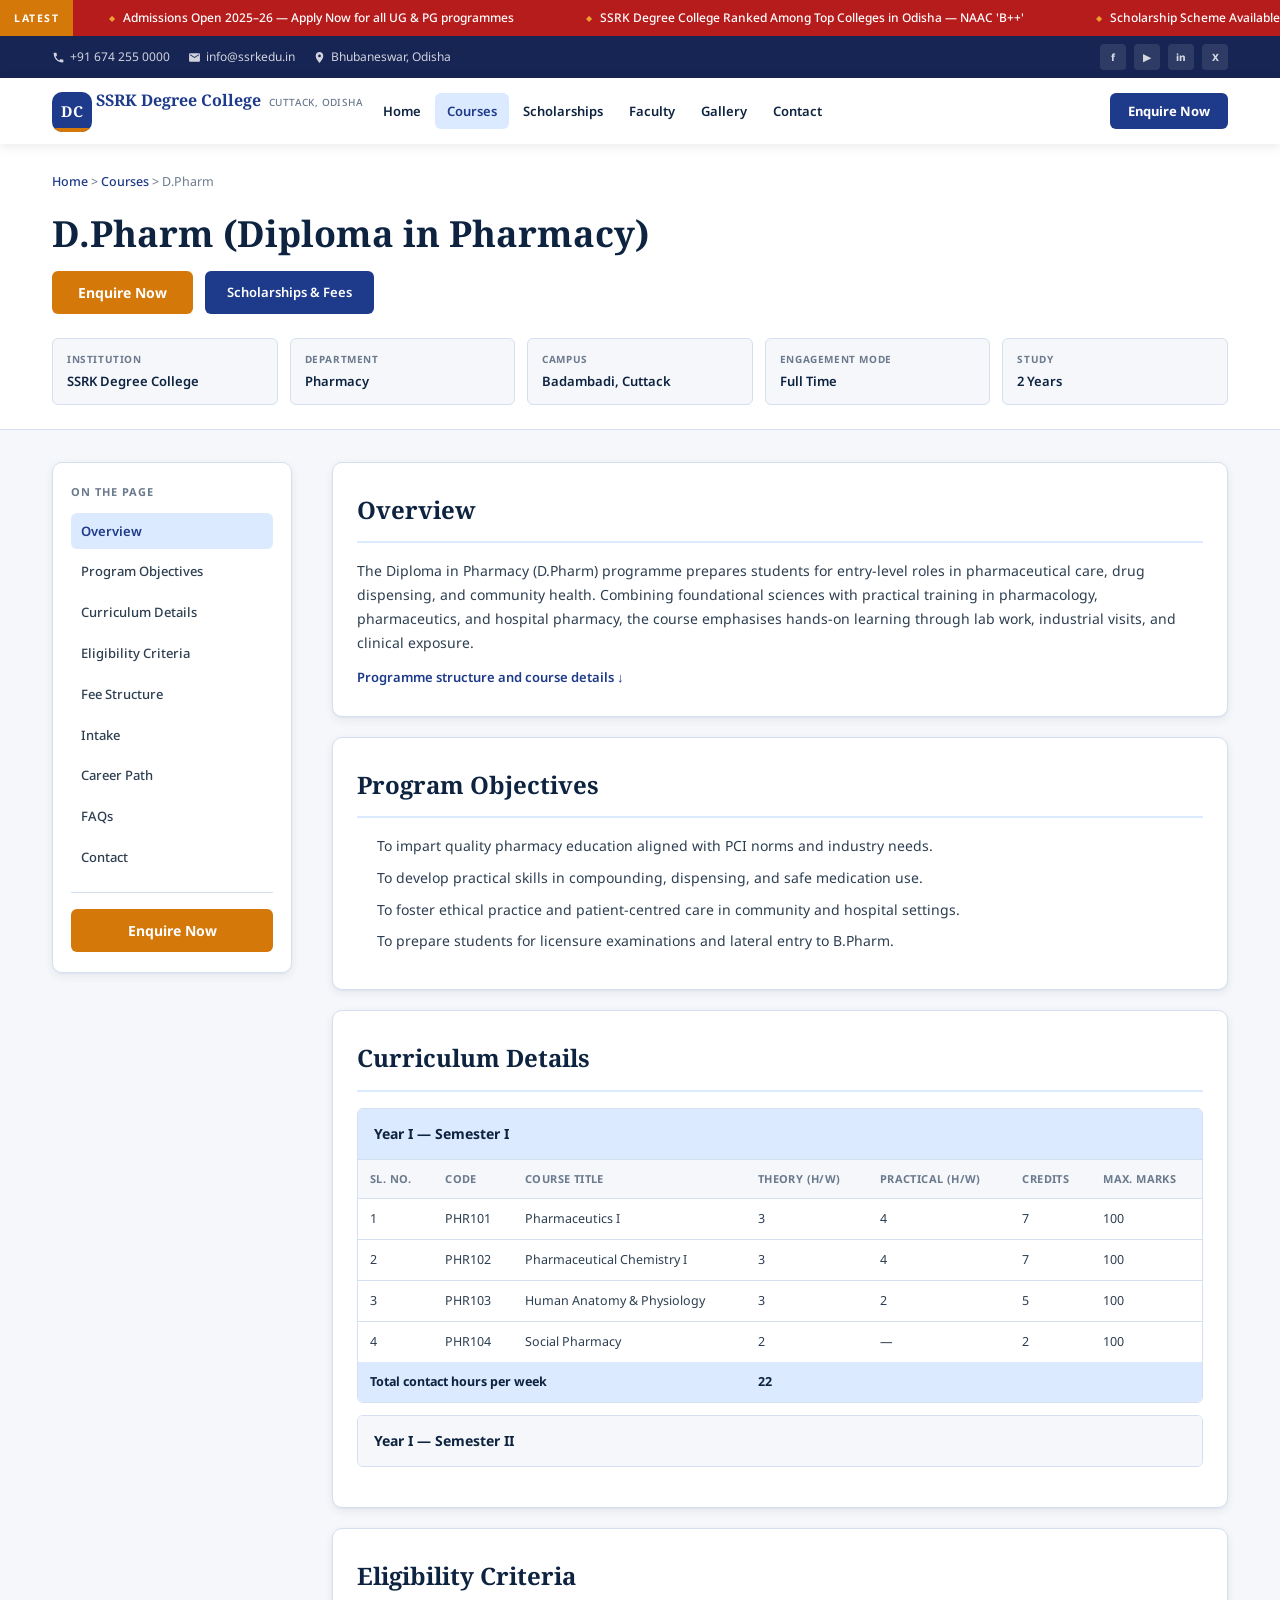
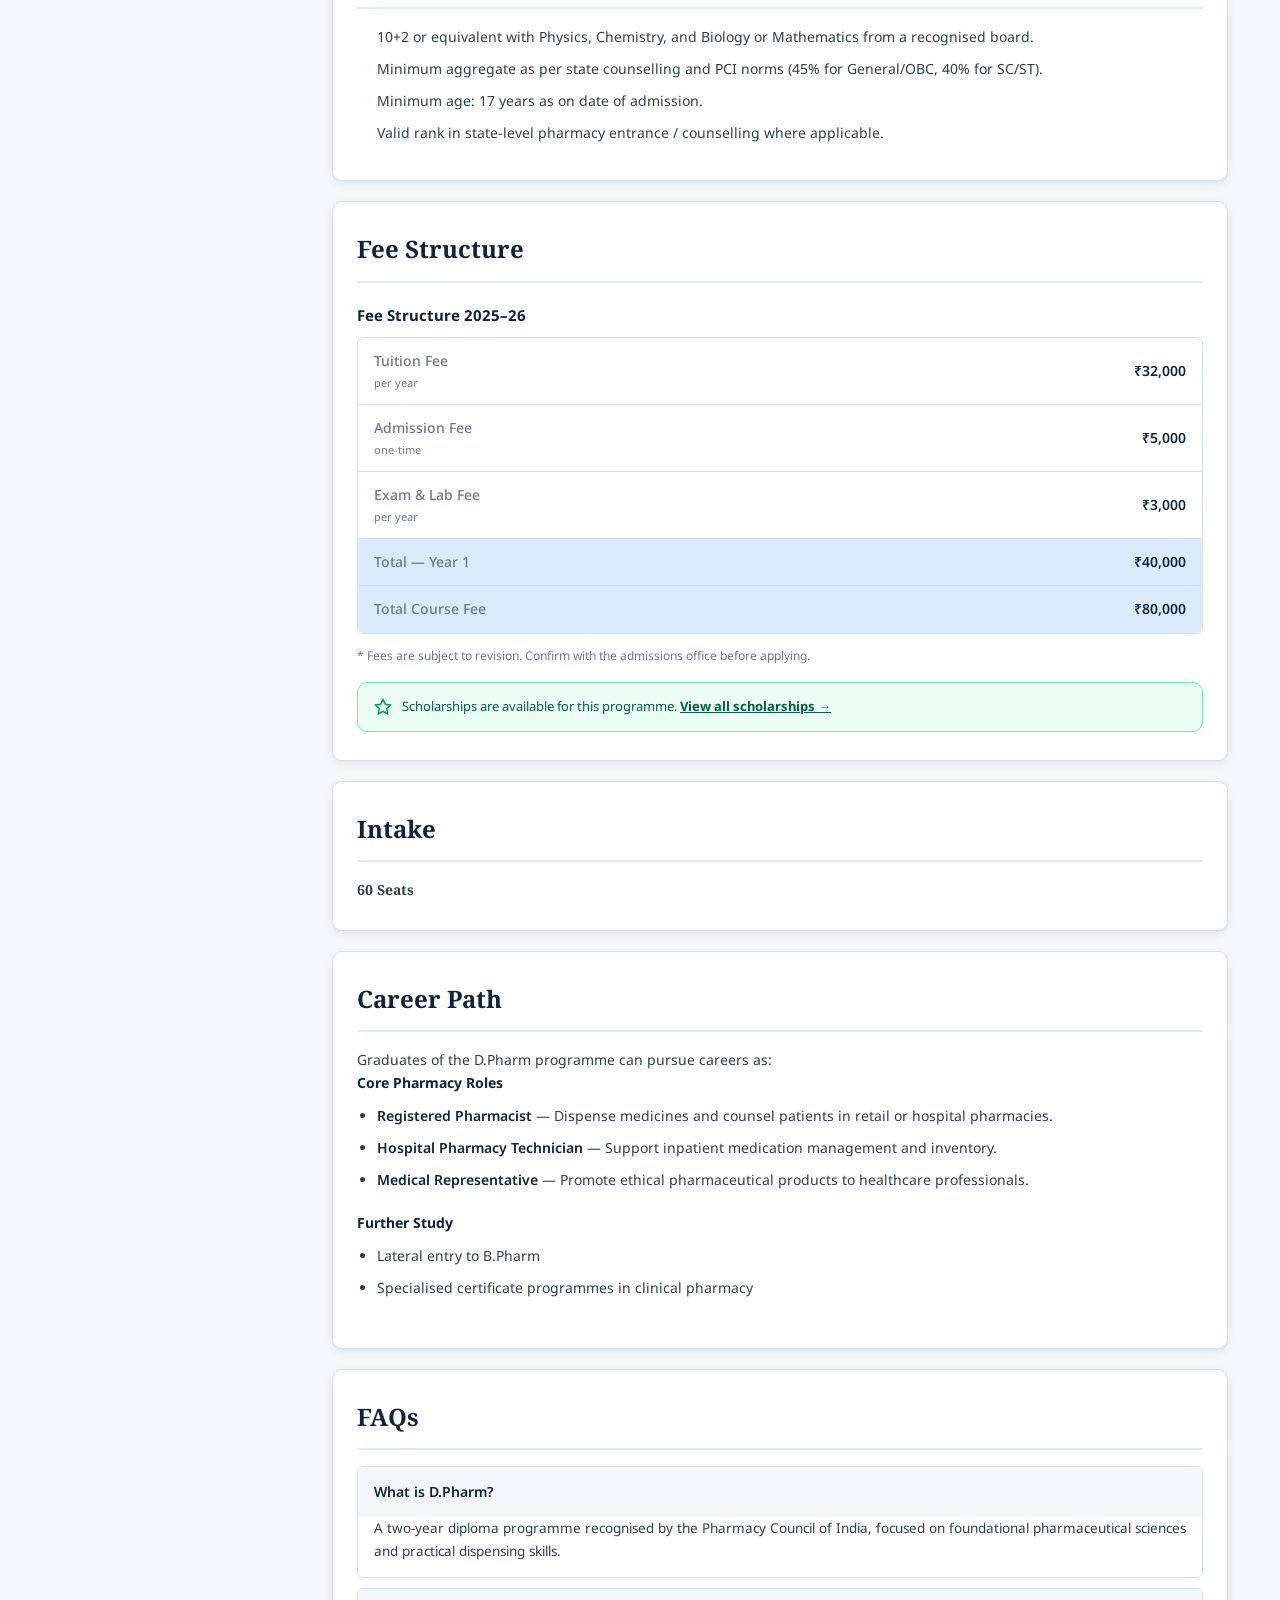
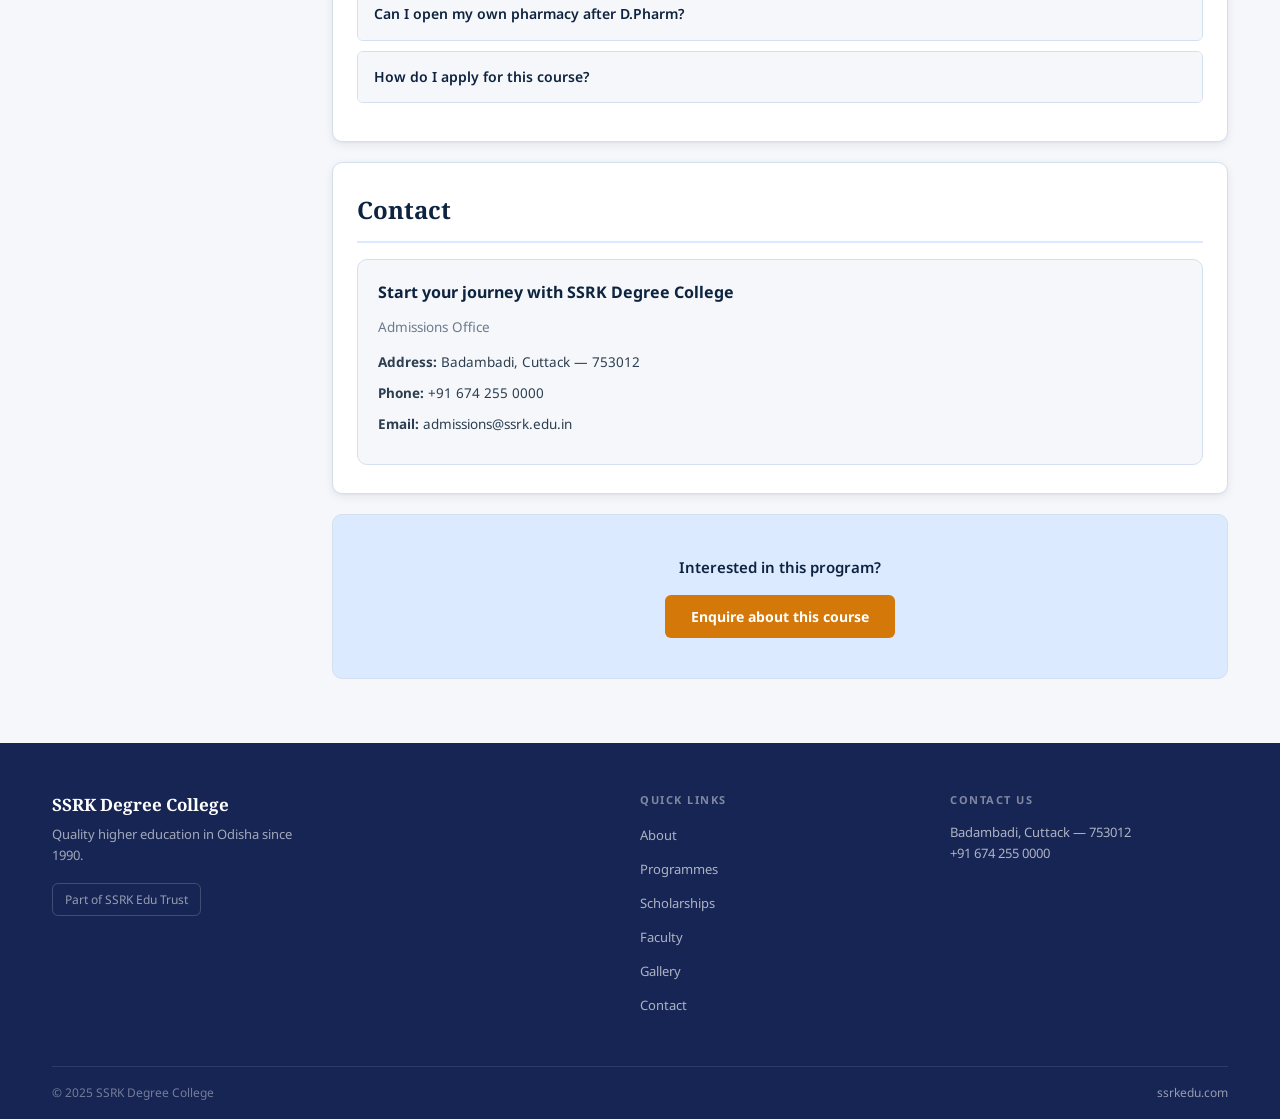
<file: education-website/institution/Course-Detail.html>
<!DOCTYPE html>
<html lang="en">
<head>
<meta charset="UTF-8">
<meta name="viewport" content="width=device-width,initial-scale=1.0">
<title>Course Details — SSRK Degree College</title>
<link rel="preconnect" href="https://fonts.googleapis.com">
<link rel="stylesheet" href="../_shared/site-chrome.css">
<link rel="stylesheet" href="_components/institution-header.css">
<link href="https://fonts.googleapis.com/css2?family=Noto+Sans:wght@400;500;600;700&family=Noto+Serif:wght@400;600;700&display=swap" rel="stylesheet">
<style>
:root{--blue-deep:#172554;--blue-primary:#1E3A8A;--blue-mid:#3B5998;--blue-light:#DBEAFE;--saffron:#D4780A;--saffron-lt:#F0A030;--white:#fff;--bg:#F5F7FA;--text-h:#0D2340;--text-b:#2C3E50;--text-m:#6B7A8D;--border:#D4E0EF;--r-sm:6px;--r-md:10px;--r-lg:16px;--sh-sm:0 1px 2px rgba(13,35,64,.04),0 3px 10px rgba(13,35,64,.07);--sh-md:0 8px 20px rgba(13,35,64,.10),0 2px 6px rgba(13,35,64,.05);--sh-lg:0 18px 44px rgba(13,35,64,.15),0 4px 12px rgba(13,35,64,.07);--tr:.28s ease;--ff:'Noto Sans',sans-serif;--fs:'Noto Serif',serif}
*,*::before,*::after{box-sizing:border-box;margin:0;padding:0}html{scroll-behavior:smooth}
body{font-family:var(--ff);color:var(--text-b);background:var(--white);font-size:15px;line-height:1.6;overflow-x:clip}
a{text-decoration:none;color:inherit}ul{list-style:none}button{cursor:pointer;border:none;background:none;font-family:inherit}
.container{width:100%;max-width:1240px;margin:0 auto;padding:0 16px}
@media(min-width:768px){.container{padding:0 24px}}@media(min-width:1024px){.container{padding:0 32px}}

.btn-primary{display:inline-flex;align-items:center;justify-content:center;gap:8px;background:var(--saffron);color:#fff;padding:12px 26px;border-radius:var(--r-sm);font-weight:700;font-size:14px;transition:var(--tr);border:none;cursor:pointer}
.btn-primary:hover{background:#b5660a;transform:translateY(-2px);box-shadow:0 9px 20px rgba(212,120,10,.38)}
.btn-blue{display:inline-flex;align-items:center;justify-content:center;gap:6px;background:var(--blue-primary);color:#fff;padding:10px 22px;border-radius:var(--r-sm);font-size:13px;font-weight:600;transition:var(--tr);border:none;cursor:pointer}
.btn-blue:hover{background:var(--blue-deep);transform:translateY(-2px);box-shadow:0 8px 16px rgba(30,58,138,.3)}

.breadcrumb{font-size:12.5px;color:var(--text-m);margin-bottom:20px}
.breadcrumb a{color:var(--blue-primary);font-weight:500}
.breadcrumb a:hover{text-decoration:underline}

.course-hero{background:var(--white);border-bottom:1px solid var(--border);padding:28px 0 24px}
.course-hero h1{font-family:var(--fs);font-size:clamp(26px,4vw,36px);font-weight:700;color:var(--text-h);line-height:1.2;margin-bottom:16px}
.course-hero-actions{display:flex;flex-wrap:wrap;gap:12px;margin-bottom:24px}
.course-meta-grid{display:grid;grid-template-columns:repeat(auto-fit,minmax(140px,1fr));gap:12px}
.course-meta-item{background:var(--bg);border:1px solid var(--border);border-radius:var(--r-sm);padding:12px 14px}
.course-meta-item dt{font-size:10px;font-weight:700;text-transform:uppercase;letter-spacing:.6px;color:var(--text-m);margin-bottom:4px}
.course-meta-item dd{font-size:13px;font-weight:600;color:var(--text-h)}

.course-main{background:var(--bg);padding:32px 0 64px}
.course-layout{display:grid;gap:32px;align-items:start}

.course-toc-mobile{margin-bottom:4px}
.course-toc-mobile label{display:block;font-size:11px;font-weight:700;text-transform:uppercase;letter-spacing:.5px;color:var(--text-m);margin-bottom:6px}
.course-toc-mobile select{width:100%;padding:12px 14px;border:1.5px solid var(--border);border-radius:var(--r-sm);font-family:var(--ff);font-size:14px;background:var(--white);color:var(--text-b)}

.course-toc{background:var(--white);border:1.5px solid var(--border);border-radius:var(--r-md);padding:20px 18px;box-shadow:var(--sh-sm)}
.course-toc h2{font-size:11px;font-weight:700;text-transform:uppercase;letter-spacing:1px;color:var(--text-m);margin-bottom:12px}
.course-toc li{margin-bottom:4px}
.course-toc a{display:block;padding:8px 10px;border-radius:var(--r-sm);font-size:13px;font-weight:500;color:var(--text-b);transition:background var(--tr),color var(--tr)}
.course-toc a:hover,.course-toc a.active{background:var(--blue-light);color:var(--blue-primary);font-weight:600}
.course-toc-cta{margin-top:16px;padding-top:16px;border-top:1px solid var(--border)}
.course-toc-cta .btn-primary{width:100%}

.course-body{min-width:0}
.course-section{background:var(--white);border:1.5px solid var(--border);border-radius:var(--r-md);padding:28px 24px;margin-bottom:20px;box-shadow:var(--sh-sm)}
.course-section h2{font-family:var(--fs);font-size:clamp(20px,3vw,24px);font-weight:700;color:var(--text-h);margin-bottom:16px;padding-bottom:12px;border-bottom:2px solid var(--blue-light)}
.course-section h3{font-size:15px;font-weight:700;color:var(--text-h);margin:20px 0 10px}
.course-section p,.course-section li{font-size:14px;color:var(--text-b);line-height:1.7}
.course-section ul{padding-left:20px;margin-top:8px}
.course-section li{margin-bottom:8px}
.course-link-inline{display:inline-flex;align-items:center;gap:4px;margin-top:12px;font-size:13px;font-weight:600;color:var(--blue-primary)}
.course-link-inline:hover{color:var(--blue-deep)}

.data-table-wrap{overflow-x:auto;margin-top:12px;border:1px solid var(--border);border-radius:var(--r-sm)}
.data-table{width:100%;border-collapse:collapse;font-size:12.5px;min-width:560px}
.data-table th,.data-table td{padding:10px 12px;text-align:left;border-bottom:1px solid var(--border)}
.data-table th{background:var(--bg);font-size:11px;font-weight:700;text-transform:uppercase;letter-spacing:.4px;color:var(--text-m)}
.data-table tr:last-child td{border-bottom:none}
.data-table tfoot td{font-weight:700;background:var(--blue-light);color:var(--text-h)}

.curriculum-semester{border:1px solid var(--border);border-radius:var(--r-sm);margin-bottom:12px;overflow:hidden}
.curriculum-semester summary{padding:14px 16px;font-weight:700;font-size:14px;color:var(--text-h);background:var(--bg);cursor:pointer;list-style:none}
.curriculum-semester summary::-webkit-details-marker{display:none}
.curriculum-semester[open] summary{border-bottom:1px solid var(--border);background:var(--blue-light)}
.curriculum-semester .data-table-wrap{margin:0;border:none;border-radius:0}

.intake-highlight{font-family:var(--fs);font-size:clamp(22px,3vw,28px);font-weight:700;color:var(--blue-primary)}
.career-group{margin-bottom:20px}
.career-group h3{font-size:14px;margin-top:0;margin-bottom:10px}
.career-group ul{list-style:disc}
.career-group li strong{color:var(--text-h);font-weight:600}

.faq-list{margin-top:8px}
.faq-item{border:1px solid var(--border);border-radius:var(--r-sm);margin-bottom:10px;overflow:hidden}
.faq-item summary{padding:14px 16px;font-weight:600;font-size:14px;color:var(--text-h);background:var(--bg);cursor:pointer;list-style:none}
.faq-item summary::-webkit-details-marker{display:none}
.faq-item p{padding:0 16px 14px;margin:0;font-size:13.5px}

.contact-card{background:var(--bg);border:1px solid var(--border);border-radius:var(--r-md);padding:20px}
.contact-card h3{margin-top:0;font-size:16px}
.contact-card ul{list-style:none;padding-left:0;margin-top:12px}
.contact-card li{margin-bottom:8px;font-size:13.5px}

.cta-band{background:var(--blue-light);padding:40px 24px;border-radius:var(--r-md);text-align:center;border:1.5px solid var(--border)}
.cta-band p{margin-bottom:16px;font-size:15px;font-weight:600;color:var(--text-h)}

.fee-table{border:1.5px solid var(--border);border-radius:var(--r-sm);overflow:hidden}
.fee-row{display:flex;justify-content:space-between;align-items:center;padding:12px 16px;font-size:14px;border-bottom:1px solid var(--border)}
.fee-row:last-child{border-bottom:none}
.fee-row.total{background:var(--blue-light);font-weight:700;color:var(--text-h)}
.fee-lbl{color:var(--text-m);font-weight:500}
.fee-note{font-size:11px;color:var(--text-m);margin-top:2px}
.fee-val{font-weight:600;color:var(--text-h);text-align:right}
.schol-link-box{background:#ECFDF5;border:1.5px solid #6EE7B7;border-radius:var(--r-md);padding:14px 16px;display:flex;align-items:flex-start;gap:10px;margin-top:16px}
.schol-link-box svg{width:18px;height:18px;flex-shrink:0;stroke:#059669;fill:none;margin-top:1px}
.schol-link-box p{font-size:13px;color:#065F46;line-height:1.5}
.schol-link-box a{color:#065F46;font-weight:700;text-decoration:underline}

.simple-list{display:flex;flex-direction:column;gap:9px}
.simple-item{display:flex;align-items:flex-start;gap:9px;font-size:14px;color:var(--text-b)}
.check-dot{width:20px;height:20px;background:var(--blue-light);border-radius:50%;display:flex;align-items:center;justify-content:center;flex-shrink:0;margin-top:2px}
.check-dot svg{width:10px;height:10px}

/* ENQUIRY MODAL */
.modal-overlay{position:fixed;inset:0;background:rgba(0,0,0,.6);z-index:2000;display:none;align-items:flex-end;justify-content:center;pointer-events:none}
.modal-overlay.open{pointer-events:all}
@media(min-width:768px){.modal-overlay{align-items:center}}
.modal-overlay.open{display:flex}
.modal-sheet{background:#fff;border-radius:20px 20px 0 0;width:100%;max-width:520px;max-height:90vh;overflow-y:auto;padding:24px}
@media(min-width:768px){.modal-sheet{border-radius:var(--r-lg);padding:32px}}
.modal-header{display:flex;align-items:center;justify-content:space-between;margin-bottom:20px}
.modal-title{font-family:var(--fs);font-size:18px;font-weight:700;color:var(--text-h)}
.modal-close{width:36px;height:36px;background:var(--bg);border-radius:50%;display:flex;align-items:center;justify-content:center;font-size:18px;cursor:pointer;flex-shrink:0}
.form-group{margin-bottom:12px}
.form-group label{display:block;font-size:11px;font-weight:700;color:var(--text-m);margin-bottom:4px;text-transform:uppercase;letter-spacing:.5px}
.form-group input,.form-group select{width:100%;padding:11px 13px;border:1.5px solid var(--border);border-radius:var(--r-sm);font-size:14px;font-family:var(--ff);color:var(--text-b);background:var(--bg);-webkit-appearance:none;transition:border-color .2s}
.form-group input:focus,.form-group select:focus{outline:none;border-color:var(--blue-primary);background:#fff}
.form-group.error input,.form-group.error select{border-color:#DC2626}
.form-error{font-size:11px;color:#DC2626;margin-top:3px;display:none}
.form-group.error .form-error{display:block}
.form-row{display:grid;grid-template-columns:1fr 1fr;gap:10px}
.modal-submit{width:100%;padding:13px;background:var(--blue-primary);color:#fff;border-radius:var(--r-sm);font-size:15px;font-weight:700;transition:var(--tr);margin-top:6px;border:none;cursor:pointer}
.modal-submit:hover{background:var(--blue-deep);transform:translateY(-2px);box-shadow:0 8px 18px rgba(30,58,138,.32)}
.modal-success{display:none;text-align:center;padding:24px 0}
.modal-success.show{display:block}
.ms-icon{width:64px;height:64px;background:#DCFCE7;border-radius:50%;display:flex;align-items:center;justify-content:center;margin:0 auto 16px}
.ms-icon svg{width:32px;height:32px;stroke:#16a34a;fill:none}
.ms-icon ~ h3{font-family:var(--fs);font-size:18px;font-weight:700;color:var(--text-h);margin-bottom:8px}
.ms-icon ~ h3 ~ p{font-size:13.5px;color:var(--text-m);line-height:1.6;max-width:260px;margin:0 auto}

.site-footer{background:var(--blue-deep);color:rgba(255,255,255,.75);padding:48px 0 0}
.footer-grid{display:grid;gap:32px;padding-bottom:40px}@media(min-width:768px){.footer-grid{grid-template-columns:2fr 1fr 1fr}}
.footer-brand .fn{font-family:var(--fs);font-size:17px;font-weight:700;color:#fff;display:block;margin-bottom:6px}
.footer-brand p{font-size:13px;color:rgba(255,255,255,.6);line-height:1.65;max-width:260px;margin-bottom:16px}
.footer-trust{display:inline-flex;align-items:center;gap:6px;font-size:12px;color:rgba(255,255,255,.55);border:1px solid rgba(255,255,255,.18);padding:6px 12px;border-radius:var(--r-sm)}
.footer-col h4{font-size:11px;font-weight:700;color:rgba(255,255,255,.45);letter-spacing:1.5px;text-transform:uppercase;margin-bottom:14px}
.footer-col ul li{margin-bottom:10px}.footer-col ul li a{font-size:13px;color:rgba(255,255,255,.65)}.footer-col ul li a:hover{color:#fff}
.footer-bottom{border-top:1px solid rgba(255,255,255,.1);padding:16px 0;display:flex;align-items:center;justify-content:space-between;flex-wrap:wrap;gap:8px;font-size:12px;color:rgba(255,255,255,.4)}
.footer-bottom a{color:rgba(255,255,255,.55)}

.sticky-cta{position:fixed;bottom:0;left:0;right:0;z-index:990;background:#fff;border-top:1px solid var(--border);padding:10px 16px;box-shadow:0 -4px 20px rgba(0,0,0,.12);display:flex;gap:10px}
@media(min-width:1024px){.sticky-cta{display:none}}
.sticky-cta a,.sticky-cta button{flex:1;text-align:center;padding:12px;border-radius:var(--r-sm);font-size:14px;font-weight:700;cursor:pointer}
.sticky-call{background:var(--bg);color:var(--text-h);border:1.5px solid var(--border);text-decoration:none;display:flex;align-items:center;justify-content:center}
.sticky-enquire{background:var(--blue-primary);color:#fff;border:none}

@media(min-width:1024px){
  .course-layout{grid-template-columns:240px 1fr;gap:40px}
  .course-toc{position:sticky;top:88px}
  .course-toc-mobile{display:none}
}
@media(max-width:1023px){body{padding-bottom:72px}}
@media(max-width:767px){.form-row{grid-template-columns:1fr}}
</style>
</head>
<body>

<div id="site-chrome-mount"></div>
<script src="../_shared/site-chrome.js"></script>

<div id="inst-header-mount" data-active="courses" data-enquire-button="true"></div>
<script src="_components/institution-header.js"></script>

<main>
  <section class="course-hero">
    <div class="container">
      <p class="breadcrumb"><a href="index.html">Home</a> &gt; <a href="Courses.html">Courses</a> &gt; <span id="bcCourse">D.Pharm</span></p>
      <h1 id="heroTitle">D.Pharm (Diploma in Pharmacy)</h1>
      <div class="course-hero-actions">
        <button type="button" class="btn-primary" onclick="openModal()">Enquire Now</button>
        <a href="Scholarships.html" class="btn-blue">Scholarships &amp; Fees</a>
      </div>
      <dl class="course-meta-grid">
        <div class="course-meta-item"><dt>Institution</dt><dd id="metaInstitution">SSRK Degree College</dd></div>
        <div class="course-meta-item"><dt>Department</dt><dd id="metaDepartment">Pharmacy</dd></div>
        <div class="course-meta-item"><dt>Campus</dt><dd id="metaCampus">Badambadi, Cuttack</dd></div>
        <div class="course-meta-item"><dt>Engagement Mode</dt><dd id="metaMode">Full Time</dd></div>
        <div class="course-meta-item"><dt>Study</dt><dd id="metaStudy">2 Years</dd></div>
      </dl>
    </div>
  </section>

  <section class="course-main">
    <div class="container course-layout">

      <div class="course-toc-mobile">
        <label for="courseJump">On the page</label>
        <select id="courseJump" aria-label="Jump to section">
          <option value="#overview">Overview</option>
          <option value="#objectives">Program Objectives</option>
          <option value="#curriculum">Curriculum Details</option>
          <option value="#eligibility">Eligibility Criteria</option>
          <option value="#fees">Fee Structure</option>
          <option value="#intake">Intake</option>
          <option value="#career">Career Path</option>
          <option value="#faqs">FAQs</option>
          <option value="#contact">Contact</option>
        </select>
      </div>

      <aside class="course-toc" aria-label="On the page navigation">
        <h2>On the page</h2>
        <nav>
          <ul>
            <li><a href="#overview" class="toc-link active">Overview</a></li>
            <li><a href="#objectives" class="toc-link">Program Objectives</a></li>
            <li><a href="#curriculum" class="toc-link">Curriculum Details</a></li>
            <li><a href="#eligibility" class="toc-link">Eligibility Criteria</a></li>
            <li><a href="#fees" class="toc-link">Fee Structure</a></li>
            <li><a href="#intake" class="toc-link">Intake</a></li>
            <li><a href="#career" class="toc-link">Career Path</a></li>
            <li><a href="#faqs" class="toc-link">FAQs</a></li>
            <li><a href="#contact" class="toc-link">Contact</a></li>
          </ul>
        </nav>
        <div class="course-toc-cta">
          <button type="button" class="btn-primary" onclick="openModal()">Enquire Now</button>
        </div>
      </aside>

      <div class="course-body">

        <section id="overview" class="course-section">
          <h2>Overview</h2>
          <p id="overviewText">The Diploma in Pharmacy (D.Pharm) programme prepares students for entry-level roles in pharmaceutical care, drug dispensing, and community health. Combining foundational sciences with practical training in pharmacology, pharmaceutics, and hospital pharmacy, the course emphasises hands-on learning through lab work, industrial visits, and clinical exposure.</p>
          <a href="#curriculum" class="course-link-inline">Programme structure and course details ↓</a>
        </section>

        <section id="objectives" class="course-section">
          <h2>Program Objectives</h2>
          <ul id="objectivesList">
            <li>To impart quality pharmacy education aligned with PCI norms and industry needs.</li>
            <li>To develop practical skills in compounding, dispensing, and safe medication use.</li>
            <li>To foster ethical practice and patient-centred care in community and hospital settings.</li>
            <li>To prepare students for licensure examinations and lateral entry to B.Pharm.</li>
          </ul>
        </section>

        <section id="curriculum" class="course-section">
          <h2>Curriculum Details</h2>
          <div id="curriculumContent">
            <details class="curriculum-semester" open>
              <summary>Year I — Semester I</summary>
              <div class="data-table-wrap">
                <table class="data-table">
                  <thead>
                    <tr><th>Sl. No.</th><th>Code</th><th>Course Title</th><th>Theory (h/W)</th><th>Practical (h/W)</th><th>Credits</th><th>Max. Marks</th></tr>
                  </thead>
                  <tbody>
                    <tr><td>1</td><td>PHR101</td><td>Pharmaceutics I</td><td>3</td><td>4</td><td>7</td><td>100</td></tr>
                    <tr><td>2</td><td>PHR102</td><td>Pharmaceutical Chemistry I</td><td>3</td><td>4</td><td>7</td><td>100</td></tr>
                    <tr><td>3</td><td>PHR103</td><td>Human Anatomy &amp; Physiology</td><td>3</td><td>2</td><td>5</td><td>100</td></tr>
                    <tr><td>4</td><td>PHR104</td><td>Social Pharmacy</td><td>2</td><td>—</td><td>2</td><td>100</td></tr>
                  </tbody>
                  <tfoot><tr><td colspan="3">Total contact hours per week</td><td colspan="4">22</td></tr></tfoot>
                </table>
              </div>
            </details>
            <details class="curriculum-semester">
              <summary>Year I — Semester II</summary>
              <div class="data-table-wrap">
                <table class="data-table">
                  <thead>
                    <tr><th>Sl. No.</th><th>Code</th><th>Course Title</th><th>Theory (h/W)</th><th>Practical (h/W)</th><th>Credits</th><th>Max. Marks</th></tr>
                  </thead>
                  <tbody>
                    <tr><td>1</td><td>PHR201</td><td>Pharmaceutics II</td><td>3</td><td>4</td><td>7</td><td>100</td></tr>
                    <tr><td>2</td><td>PHR202</td><td>Pharmaceutical Chemistry II</td><td>3</td><td>4</td><td>7</td><td>100</td></tr>
                    <tr><td>3</td><td>PHR203</td><td>Pharmacology &amp; Toxicology</td><td>3</td><td>2</td><td>5</td><td>100</td></tr>
                  </tbody>
                </table>
              </div>
            </details>
          </div>
        </section>

        <section id="eligibility" class="course-section">
          <h2>Eligibility Criteria</h2>
          <ul id="eligibilityList">
            <li>10+2 or equivalent with Physics, Chemistry, and Biology or Mathematics from a recognised board.</li>
            <li>Minimum aggregate as per state counselling and PCI norms (45% for General/OBC, 40% for SC/ST).</li>
            <li>Minimum age: 17 years as on date of admission.</li>
            <li>Valid rank in state-level pharmacy entrance / counselling where applicable.</li>
          </ul>
        </section>

        <section id="fees" class="course-section">
          <h2>Fee Structure</h2>
          <h3>Fee Structure 2025–26</h3>
          <div class="fee-table" id="feeTable"></div>
          <p style="font-size:12px;color:var(--text-m);margin-top:12px">* Fees are subject to revision. Confirm with the admissions office before applying.</p>
          <div class="schol-link-box">
            <svg viewBox="0 0 24 24" stroke-width="2"><polygon points="12 2 15.09 8.26 22 9.27 17 14.14 18.18 21.02 12 17.77 5.82 21.02 7 14.14 2 9.27 8.91 8.26 12 2"/></svg>
            <p>Scholarships are available for this programme. <a href="Scholarships.html">View all scholarships →</a></p>
          </div>
        </section>

        <section id="intake" class="course-section">
          <h2>Intake</h2>
          <p class="intake-highlight"><span id="intakeSeats">60</span> Seats</p>
        </section>

        <section id="career" class="course-section">
          <h2>Career Path</h2>
          <p id="careerIntro">Graduates of the D.Pharm programme can pursue careers as:</p>
          <div id="careerContent">
            <div class="career-group">
              <h3>Core Pharmacy Roles</h3>
              <ul>
                <li><strong>Registered Pharmacist</strong> — Dispense medicines and counsel patients in retail or hospital pharmacies.</li>
                <li><strong>Hospital Pharmacy Technician</strong> — Support inpatient medication management and inventory.</li>
                <li><strong>Medical Representative</strong> — Promote ethical pharmaceutical products to healthcare professionals.</li>
              </ul>
            </div>
            <div class="career-group">
              <h3>Further Study</h3>
              <ul>
                <li>Lateral entry to B.Pharm</li>
                <li>Specialised certificate programmes in clinical pharmacy</li>
              </ul>
            </div>
          </div>
        </section>

        <section id="faqs" class="course-section">
          <h2>FAQs</h2>
          <div class="faq-list" id="faqList">
            <details class="faq-item" open>
              <summary>What is D.Pharm?</summary>
              <p>A two-year diploma programme recognised by the Pharmacy Council of India, focused on foundational pharmaceutical sciences and practical dispensing skills.</p>
            </details>
            <details class="faq-item">
              <summary>Can I open my own pharmacy after D.Pharm?</summary>
              <p>Graduates must register with the State Pharmacy Council and meet local licensing requirements before practising independently.</p>
            </details>
            <details class="faq-item">
              <summary>How do I apply for this course?</summary>
              <p>Submit an enquiry on this page or contact admissions. Our team will guide you through counselling, documents, and fee payment.</p>
            </details>
          </div>
        </section>

        <section id="contact" class="course-section">
          <h2>Contact</h2>
          <div class="contact-card">
            <h3 id="contactHeading">Start your journey with SSRK Degree College</h3>
            <p style="font-size:13.5px;color:var(--text-m);margin-top:8px">Admissions Office</p>
            <ul>
              <li><strong>Address:</strong> Badambadi, Cuttack — 753012</li>
              <li><strong>Phone:</strong> +91 674 255 0000</li>
              <li><strong>Email:</strong> admissions@ssrk.edu.in</li>
            </ul>
          </div>
        </section>

        <div class="cta-band">
          <p>Interested in this program?</p>
          <button type="button" class="btn-primary" onclick="openModal()">Enquire about this course</button>
        </div>

      </div>
    </div>
  </section>
</main>

<div class="modal-overlay" id="modalOverlay" onclick="if(event.target===this)closeModal()">
  <div class="modal-sheet">
    <div id="modalFormWrap">
      <div class="modal-header">
        <div class="modal-title">Enquire About <span id="modalCourseName">D.Pharm</span></div>
        <button class="modal-close" onclick="closeModal()" aria-label="Close">✕</button>
      </div>
      <form id="modalForm" novalidate>
        <div class="form-row">
          <div class="form-group" id="mfg-name"><label>Full Name *</label><input type="text" id="mfname" placeholder="Your name"><div class="form-error" id="merr-name">Required</div></div>
          <div class="form-group" id="mfg-phone"><label>Mobile *</label><input type="tel" id="mfphone" placeholder="10-digit" maxlength="10"><div class="form-error" id="merr-phone">Invalid number</div></div>
        </div>
        <div class="form-group"><label>Programme</label><select id="mfcourse"><option value="d-pharm">D.Pharm</option><option value="b-sc">B.Sc</option><option value="b-com">B.Com</option><option value="b-a">B.A</option><option value="bba">BBA</option><option value="bca">BCA</option></select></div>
        <div class="form-group"><label>Your Question (optional)</label><input type="text" id="mfmsg" placeholder="Fees, hostel, eligibility..."></div>
        <input type="hidden" name="source" value="institution_modal">
        <button type="submit" class="modal-submit">Send Enquiry →</button>
      </form>
    </div>
    <div class="modal-success" id="modalSuccess">
      <div class="ms-icon"><svg viewBox="0 0 24 24" stroke-width="2.5"><polyline points="20 6 9 17 4 12"/></svg></div>
      <h3>Enquiry Sent!</h3>
      <p>Our admissions team will call you within 24 hours.</p>
    </div>
  </div>
</div>

<footer class="site-footer">
  <div class="container">
    <div class="footer-grid">
      <div class="footer-brand"><span class="fn">SSRK Degree College</span><p>Quality higher education in Odisha since 1990.</p><a href="../trust/index.html" class="footer-trust">Part of SSRK Edu Trust</a></div>
      <div class="footer-col"><h4>Quick Links</h4><ul><li><a href="About.html">About</a></li><li><a href="Courses.html">Programmes</a></li><li><a href="Scholarships.html">Scholarships</a></li><li><a href="Faculty.html">Faculty</a></li><li><a href="Gallery.html">Gallery</a></li><li><a href="Contact.html">Contact</a></li></ul></div>
      <div class="footer-col"><h4>Contact Us</h4><div style="font-size:13px;color:rgba(255,255,255,.65)">Badambadi, Cuttack — 753012<br>+91 674 255 0000</div></div>
    </div>
    <div class="footer-bottom"><span>© 2025 SSRK Degree College</span><a href="../trust/index.html">ssrkedu.com</a></div>
  </div>
</footer>

<div class="sticky-cta">
  <a href="tel:+916742550000" class="sticky-call">📞 Call</a>
  <button class="sticky-enquire" onclick="openModal()">Enquire Now</button>
</div>

<script>
var courses = {
  'd-pharm':{
    name:'D.Pharm',full:'Diploma in Pharmacy',title:'D.Pharm (Diploma in Pharmacy)',
    department:'Pharmacy',tag:'Pharmacy',dur:'2 Years',seats:'60',approval:'PCI Approved',
    overview:'The Diploma in Pharmacy (D.Pharm) programme prepares students for entry-level roles in pharmaceutical care, drug dispensing, and community health. Combining foundational sciences with practical training in pharmacology, pharmaceutics, and hospital pharmacy, the course emphasises hands-on learning through lab work, industrial visits, and clinical exposure.',
    objectives:['To impart quality pharmacy education aligned with PCI norms and industry needs.','To develop practical skills in compounding, dispensing, and safe medication use.','To foster ethical practice and patient-centred care in community and hospital settings.','To prepare students for licensure examinations and lateral entry to B.Pharm.'],
    eligibility:['10+2 or equivalent with Physics, Chemistry, and Biology or Mathematics from a recognised board.','Minimum aggregate as per state counselling and PCI norms (45% for General/OBC, 40% for SC/ST).','Minimum age: 17 years as on date of admission.','Valid rank in state-level pharmacy entrance / counselling where applicable.'],
    learn:['Pharmaceutics I & II','Pharmaceutical Chemistry I & II','Pharmacology & Toxicology','Hospital and Clinical Pharmacy'],
    fee:[{l:'Tuition Fee',v:'₹32,000',n:'per year'},{l:'Admission Fee',v:'₹5,000',n:'one-time'},{l:'Exam & Lab Fee',v:'₹3,000',n:'per year'},{l:'Total — Year 1',v:'₹40,000',tot:true},{l:'Total Course Fee',v:'₹80,000',tot:true}],
    detailedCurriculum:true,
    careerIntro:'Graduates of the D.Pharm programme can pursue careers as:',
    faqs:[
      {q:'What is D.Pharm?',a:'A two-year diploma programme recognised by the Pharmacy Council of India, focused on foundational pharmaceutical sciences and practical dispensing skills.'},
      {q:'Can I open my own pharmacy after D.Pharm?',a:'Graduates must register with the State Pharmacy Council and meet local licensing requirements before practising independently.'},
      {q:'How do I apply for this course?',a:'Submit an enquiry on this page or contact admissions. Our team will guide you through counselling, documents, and fee payment.'}
    ]
  },
  'b-sc':{
    name:'B.Sc',full:'Bachelor of Science',title:'B.Sc (Bachelor of Science)',
    department:'Science',tag:'Science',dur:'3 Years',seats:'80',approval:'UU Affiliated',
    overview:'The Bachelor of Science (B.Sc) is a three-year full-time programme affiliated to Utkal University. It provides a strong foundation in physics, chemistry, mathematics, and biology for careers in research, teaching, and industry.',
    objectives:['To deliver rigorous science education across core disciplines.','To develop analytical thinking and laboratory skills.','To prepare students for higher studies and competitive examinations.','To encourage research orientation and scientific temperament.'],
    eligibility:['Passed Class 12 (10+2) with relevant science subjects.','Minimum 45% aggregate marks (40% for SC/ST candidates).','As per Utkal University admission norms.'],
    learn:['Physics — Mechanics, Optics, Electronics','Chemistry — Organic, Inorganic, Physical','Mathematics — Calculus, Algebra, Statistics','Biology — Botany and Zoology (Bio stream)'],
    fee:[{l:'Tuition Fee',v:'₹16,000',n:'per year'},{l:'Admission Fee',v:'₹3,000',n:'one-time'},{l:'Exam & Lab Fee',v:'₹2,500',n:'per year'},{l:'Total — Year 1',v:'₹21,500',tot:true},{l:'Total Course Fee',v:'₹61,500',tot:true}],
    careerIntro:'B.Sc graduates can pursue careers as:',
    faqs:[
      {q:'What streams are available?',a:'Physics, Chemistry, Mathematics, and Biology combinations as per university syllabus.'},
      {q:'Can I pursue M.Sc after B.Sc?',a:'Yes. Graduates are eligible for postgraduate programmes and research careers.'}
    ]
  },
  'b-com':{
    name:'B.Com',full:'Bachelor of Commerce',title:'B.Com (Bachelor of Commerce)',
    department:'Commerce',tag:'Commerce',dur:'3 Years',seats:'120',approval:'UU Affiliated',
    overview:'The Bachelor of Commerce (B.Com) programme builds expertise in accounting, taxation, business law, and finance for careers in banking, corporate sectors, and entrepreneurship.',
    objectives:['To impart professional commerce education aligned with industry needs.','To develop skills in accounting, taxation, and business management.','To prepare students for CA, CS, and MBA pathways.'],
    eligibility:['Passed Class 12 (10+2) in any stream.','Minimum 45% aggregate marks (40% for SC/ST).'],
    learn:['Financial Accounting and Cost Accounting','Business Law and Company Law','Income Tax and Indirect Taxation','Business Statistics and Economics'],
    fee:[{l:'Tuition Fee',v:'₹14,000',n:'per year'},{l:'Admission Fee',v:'₹2,500',n:'one-time'},{l:'Exam Fee',v:'₹2,000',n:'per year'},{l:'Total — Year 1',v:'₹18,500',tot:true},{l:'Total Course Fee',v:'₹54,500',tot:true}],
    careerIntro:'B.Com graduates can pursue careers as:',
    faqs:[{q:'Is B.Com suitable for CA preparation?',a:'Yes. The curriculum covers foundational accounting and business subjects relevant to professional courses.'}]
  },
  'b-a':{
    name:'B.A',full:'Bachelor of Arts',title:'B.A (Bachelor of Arts)',
    department:'Arts',tag:'Arts',dur:'3 Years',seats:'160',approval:'UU Affiliated',
    overview:'The Bachelor of Arts (B.A) programme offers humanities education in Odia, history, political science, economics, and allied subjects.',
    objectives:['To provide broad humanities education with critical thinking skills.','To prepare students for civil services, teaching, and social sector roles.'],
    eligibility:['Passed Class 12 (10+2) in any stream.','Minimum 45% aggregate marks (40% for SC/ST).'],
    learn:['Odia Language and Literature','History of Odisha and India','Political Science — Indian Constitution','Economics, Sociology or Geography'],
    fee:[{l:'Tuition Fee',v:'₹11,000',n:'per year'},{l:'Admission Fee',v:'₹2,000',n:'one-time'},{l:'Exam Fee',v:'₹2,000',n:'per year'},{l:'Total — Year 1',v:'₹15,000',tot:true},{l:'Total Course Fee',v:'₹45,000',tot:true}],
    careerIntro:'B.A graduates can pursue careers as:',
    faqs:[{q:'What honours subjects are offered?',a:'Subject combinations are published in the annual admission prospectus.'}]
  },
  'bba':{
    name:'BBA',full:'Bachelor of Business Administration',title:'BBA (Bachelor of Business Administration)',
    department:'Management',tag:'Commerce',dur:'3 Years',seats:'60',approval:'UU Affiliated',
    overview:'The BBA programme develops management, marketing, and entrepreneurial skills for leadership roles in business and startups.',
    objectives:['To build management fundamentals and business communication skills.','To foster entrepreneurial thinking and leadership qualities.'],
    eligibility:['Passed Class 12 (10+2) in any stream.','Minimum 45% aggregate marks (40% for SC/ST).'],
    learn:['Principles of Management and Marketing','Financial Management and Accounting','Human Resource Management','Business Communication and Entrepreneurship'],
    fee:[{l:'Tuition Fee',v:'₹22,000',n:'per year'},{l:'Admission Fee',v:'₹4,000',n:'one-time'},{l:'Exam Fee',v:'₹2,500',n:'per year'},{l:'Total — Year 1',v:'₹28,500',tot:true},{l:'Total Course Fee',v:'₹82,500',tot:true}],
    careerIntro:'BBA graduates can pursue careers as:',
    faqs:[{q:'Can I pursue MBA after BBA?',a:'Yes. BBA provides a direct pathway to postgraduate management programmes.'}]
  },
  'bca':{
    name:'BCA',full:'Bachelor of Computer Applications',title:'BCA (Bachelor of Computer Applications)',
    department:'Computer Science',tag:'Science',dur:'3 Years',seats:'60',approval:'UU Affiliated',
    overview:'The BCA programme covers programming, databases, web development, and software engineering for careers in IT and software services.',
    objectives:['To deliver industry-relevant computing and programming skills.','To prepare students for software development and further IT studies.'],
    eligibility:['Passed Class 12 (10+2) with Mathematics or Computer Science preferred.','Minimum 45% aggregate marks (40% for SC/ST).'],
    learn:['Programming in C, C++ and Java','Database Management Systems','Web Development and Networking','Software Engineering and Data Structures'],
    fee:[{l:'Tuition Fee',v:'₹20,000',n:'per year'},{l:'Admission Fee',v:'₹3,500',n:'one-time'},{l:'Exam & Lab Fee',v:'₹2,500',n:'per year'},{l:'Total — Year 1',v:'₹26,000',tot:true},{l:'Total Course Fee',v:'₹76,000',tot:true}],
    careerIntro:'BCA graduates can pursue careers as:',
    faqs:[{q:'Is BCA equivalent to B.Tech CSE?',a:'BCA is an applications-focused undergraduate degree; graduates often pursue MCA or industry roles in software development.'}]
  }
};

var dPharmCurriculum = document.getElementById('curriculumContent').innerHTML;

function renderList(elId, items) {
  var el = document.getElementById(elId);
  el.innerHTML = '';
  items.forEach(function(item) {
    el.innerHTML += '<li>' + item + '</li>';
  });
}

function renderSimpleCurriculum(items) {
  var html = '<div class="simple-list">';
  items.forEach(function(item) {
    html += '<div class="simple-item"><div class="check-dot"><svg viewBox="0 0 12 12" fill="none" stroke="#1E3A8A" stroke-width="2"><polyline points="2,6 5,9 10,3"/></svg></div>' + item + '</div>';
  });
  html += '</div>';
  document.getElementById('curriculumContent').innerHTML = html;
}

function renderFaqs(faqs) {
  var html = '';
  faqs.forEach(function(f, i) {
    html += '<details class="faq-item"' + (i === 0 ? ' open' : '') + '><summary>' + f.q + '</summary><p>' + f.a + '</p></details>';
  });
  document.getElementById('faqList').innerHTML = html;
}

function renderCareer(c) {
  var html = '<div class="career-group"><h3>Career Opportunities</h3><ul>';
  c.learn.forEach(function(item) {
    html += '<li>' + item + '</li>';
  });
  html += '</ul></div>';
  document.getElementById('careerContent').innerHTML = html;
}

function loadCourse() {
  var hash = (window.location.hash || '#d-pharm').replace('#', '');
  var c = courses[hash] || courses['d-pharm'];

  document.getElementById('bcCourse').textContent = c.name;
  document.getElementById('heroTitle').textContent = c.title;
  document.getElementById('metaDepartment').textContent = c.department;
  document.getElementById('metaStudy').textContent = c.dur;
  document.getElementById('overviewText').textContent = c.overview;
  document.getElementById('intakeSeats').textContent = c.seats;
  document.getElementById('careerIntro').textContent = c.careerIntro;
  document.getElementById('modalCourseName').textContent = c.name;
  document.title = c.name + ' — SSRK Degree College';

  renderList('objectivesList', c.objectives);
  renderList('eligibilityList', c.eligibility);

  if (c.detailedCurriculum) {
    document.getElementById('curriculumContent').innerHTML = dPharmCurriculum;
  } else {
    renderSimpleCurriculum(c.learn);
  }

  if (c.detailedCurriculum) {
    document.getElementById('careerContent').innerHTML = '<div class="career-group"><h3>Core Pharmacy Roles</h3><ul><li><strong>Registered Pharmacist</strong> — Dispense medicines and counsel patients in retail or hospital pharmacies.</li><li><strong>Hospital Pharmacy Technician</strong> — Support inpatient medication management and inventory.</li><li><strong>Medical Representative</strong> — Promote ethical pharmaceutical products to healthcare professionals.</li></ul></div><div class="career-group"><h3>Further Study</h3><ul><li>Lateral entry to B.Pharm</li><li>Specialised certificate programmes in clinical pharmacy</li></ul></div>';
  } else {
    renderCareer(c);
  }

  renderFaqs(c.faqs);

  var ft = document.getElementById('feeTable');
  ft.innerHTML = '';
  (c.fee || []).forEach(function(r) {
    ft.innerHTML += '<div class="fee-row' + (r.tot ? ' total' : '') + '"><div><div class="fee-lbl">' + r.l + '</div>' + (r.n && !r.tot ? '<div class="fee-note">' + r.n + '</div>' : '') + '</div><div class="fee-val">' + r.v + '</div></div>';
  });

  var sel = document.getElementById('mfcourse');
  for (var i = 0; i < sel.options.length; i++) {
    if (sel.options[i].value === hash) { sel.selectedIndex = i; break; }
  }
}

window.addEventListener('hashchange', loadCourse);
loadCourse();

document.getElementById('courseJump').addEventListener('change', function() {
  var target = document.querySelector(this.value);
  if (target) target.scrollIntoView({ behavior: 'smooth', block: 'start' });
});

document.querySelectorAll('.toc-link').forEach(function(link) {
  link.addEventListener('click', function() {
    document.querySelectorAll('.toc-link').forEach(function(l) { l.classList.remove('active'); });
    this.classList.add('active');
  });
});

function openModal() {
  document.getElementById('modalOverlay').classList.add('open');
  document.body.style.overflow = 'hidden';
}
function closeModal() {
  document.getElementById('modalOverlay').classList.remove('open');
  document.body.style.overflow = '';
}

document.getElementById('modalForm').addEventListener('submit', function(e) {
  e.preventDefault();
  var ok = true;
  var n = document.getElementById('mfname').value.trim();
  document.getElementById('mfg-name').classList.toggle('error', n.length < 2);
  document.getElementById('merr-name').style.display = n.length < 2 ? 'block' : 'none';
  if (n.length < 2) ok = false;
  var p = document.getElementById('mfphone').value.trim();
  document.getElementById('mfg-phone').classList.toggle('error', !/^\d{10}$/.test(p));
  document.getElementById('merr-phone').style.display = !/^\d{10}$/.test(p) ? 'block' : 'none';
  if (!/^\d{10}$/.test(p)) ok = false;
  if (!ok) return;
  setTimeout(function() {
    document.getElementById('modalFormWrap').style.display = 'none';
    document.getElementById('modalSuccess').classList.add('show');
  }, 600);
});

['mfname', 'mfphone'].forEach(function(id) {
  var el = document.getElementById(id);
  if (el) el.addEventListener('input', function() { this.closest('.form-group').classList.remove('error'); });
});
</script>
</body>
</html>
</file>
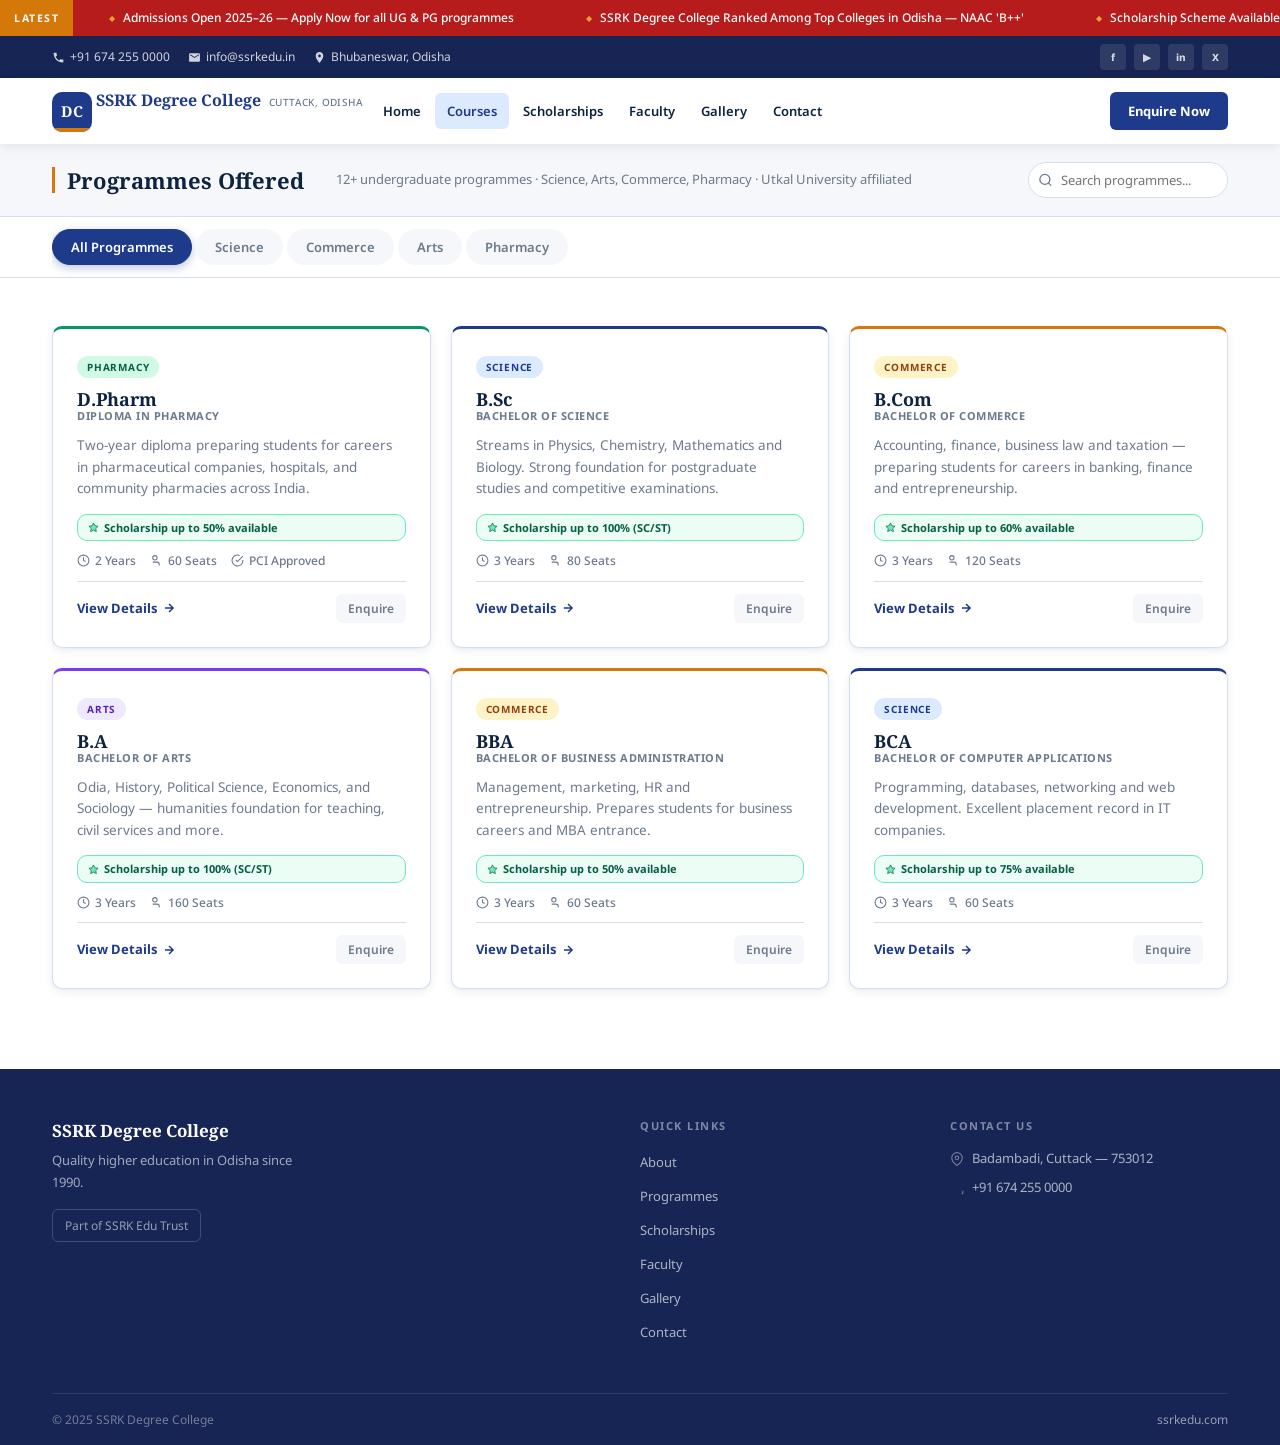
<file: education-website/institution/Courses.html>
<!DOCTYPE html>
<html lang="en">
<head>
<meta charset="UTF-8">
<meta name="viewport" content="width=device-width,initial-scale=1.0">
<title>Courses — SSRK Degree College</title>
<link rel="preconnect" href="https://fonts.googleapis.com">
<link rel="stylesheet" href="../_shared/site-chrome.css">
<link rel="stylesheet" href="_components/institution-header.css">
<link href="https://fonts.googleapis.com/css2?family=Noto+Sans:wght@400;500;600;700&family=Noto+Serif:wght@400;600;700&display=swap" rel="stylesheet">
<style>
:root{--blue-deep:#172554;--blue-primary:#1E3A8A;--blue-mid:#3B5998;--blue-light:#DBEAFE;--saffron:#D4780A;--saffron-lt:#F0A030;--white:#fff;--bg:#F5F7FA;--text-h:#0D2340;--text-b:#2C3E50;--text-m:#6B7A8D;--border:#D4E0EF;--r-sm:6px;--r-md:10px;--r-lg:16px;--sh-sm:0 1px 2px rgba(13,35,64,.04),0 3px 10px rgba(13,35,64,.07);--sh-md:0 8px 20px rgba(13,35,64,.10),0 2px 6px rgba(13,35,64,.05);--tr:.28s ease;--ff:'Noto Sans',sans-serif;--fs:'Noto Serif',serif}
*,*::before,*::after{box-sizing:border-box;margin:0;padding:0}html{scroll-behavior:smooth}
body{font-family:var(--ff);color:var(--text-b);background:var(--white);font-size:15px;overflow-x:hidden;line-height:1.6}
a{text-decoration:none;color:inherit}ul{list-style:none}button{cursor:pointer;border:none;background:none;font-family:inherit}
.container{width:100%;max-width:1240px;margin:0 auto;padding:0 16px}
@media(min-width:768px){.container{padding:0 24px}}@media(min-width:1024px){.container{padding:0 32px}}
.page-hero{background:var(--bg);border-bottom:1px solid var(--border);padding:18px 0}
.page-hero-inner{display:flex;align-items:center;gap:12px 32px;flex-wrap:wrap}
.page-title{font-family:var(--fs);font-size:clamp(17px,2.2vw,22px);font-weight:700;color:var(--text-h);border-left:3px solid var(--saffron);padding-left:12px;line-height:1.2}
.page-subtitle{font-size:13px;color:var(--text-m);line-height:1.5}
/* FILTER TABS */
.filter-bar{background:#fff;border-bottom:1px solid var(--border);position:sticky;top:72px;z-index:100;padding:0}
@media(min-width:768px){.filter-bar{top:66px}}
.filter-inner{display:flex;gap:4px;overflow-x:auto;scrollbar-width:none;padding:12px 0}
.filter-inner::-webkit-scrollbar{display:none}
.filter-btn{padding:8px 18px;border-radius:20px;font-size:13px;font-weight:600;color:var(--text-m);background:var(--bg);border:1.5px solid transparent;white-space:nowrap;transition:var(--tr);cursor:pointer}
.filter-btn:hover{color:var(--blue-primary);background:var(--blue-light);transform:translateY(-1px)}
.filter-btn.active{background:var(--blue-primary);color:#fff;border-color:var(--blue-primary);box-shadow:0 3px 10px rgba(30,58,138,.28)}
/* COURSE GRID */
.courses-section{padding:48px 0 80px}
.course-grid{display:grid;gap:20px}
@media(min-width:540px){.course-grid{grid-template-columns:1fr 1fr}}
@media(min-width:1024px){.course-grid{grid-template-columns:repeat(3,1fr)}}
.course-card{background:#fff;border:1.5px solid var(--border);border-radius:var(--r-md);padding:24px;box-shadow:var(--sh-sm);transition:var(--tr);display:flex;flex-direction:column;gap:10px}
.course-card:hover{box-shadow:var(--sh-md);transform:translateY(-3px);border-color:var(--blue-primary)}
.course-card[data-cat="science"]{border-top:3px solid #1E3A8A}
.course-card[data-cat="commerce"]{border-top:3px solid #D4780A}
.course-card[data-cat="arts"]{border-top:3px solid #7C3AED}
.course-card[data-cat="pharmacy"]{border-top:3px solid #059669}
.course-card.hidden{display:none}
.ctag{display:inline-block;font-size:10px;font-weight:700;letter-spacing:.8px;text-transform:uppercase;padding:3px 10px;border-radius:12px}
.ctag.science{background:var(--blue-light);color:var(--blue-primary)}
.ctag.commerce{background:#FEF3C7;color:#92400E}
.ctag.arts{background:#EDE9FE;color:#5B21B6}
.ctag.pharmacy{background:#D1FAE5;color:#065F46}
.cname{font-family:var(--fs);font-size:18px;font-weight:700;color:var(--text-h);line-height:1.3}
.ccode{font-size:11px;font-weight:700;color:var(--text-m);letter-spacing:.5px;text-transform:uppercase;margin-top:-4px}
.cdesc{font-size:13.5px;color:var(--text-m);line-height:1.6;flex:1}
.cmeta{display:flex;gap:14px;flex-wrap:wrap}
.cmeta-item{display:flex;align-items:center;gap:5px;font-size:12px;color:var(--text-m);font-weight:500}
.cmeta-item svg{width:13px;height:13px}
.cfoot{display:flex;align-items:center;justify-content:space-between;padding-top:12px;border-top:1px solid var(--border);margin-top:auto}
.cfoot a{font-size:13px;font-weight:700;color:var(--blue-primary);display:flex;align-items:center;gap:4px;transition:var(--tr)}
.cfoot a:hover{color:var(--saffron)}
.cfoot a svg{width:14px;height:14px;transition:transform .2s}
.cfoot a:hover svg{transform:translateX(3px)}
.cfoot-enq{font-size:12px;font-weight:600;color:var(--text-m);background:var(--bg);padding:6px 12px;border-radius:var(--r-sm);transition:var(--tr);cursor:pointer}
.cfoot-enq:hover{background:var(--blue-light);color:var(--blue-primary)}
/* FOOTER */
.site-footer{background:var(--blue-deep);color:rgba(255,255,255,.75);padding:48px 0 0}
.footer-grid{display:grid;gap:32px;padding-bottom:40px}
@media(min-width:768px){.footer-grid{grid-template-columns:2fr 1fr 1fr}}
.footer-brand .fn{font-family:var(--fs);font-size:17px;font-weight:700;color:#fff;display:block;margin-bottom:6px}
.footer-brand p{font-size:13px;color:rgba(255,255,255,.6);line-height:1.65;max-width:260px;margin-bottom:16px}
.footer-trust{display:inline-flex;align-items:center;gap:6px;font-size:12px;color:rgba(255,255,255,.55);border:1px solid rgba(255,255,255,.18);padding:6px 12px;border-radius:var(--r-sm);transition:var(--tr)}
.footer-trust:hover{color:#fff}
.footer-col h4{font-size:11px;font-weight:700;color:rgba(255,255,255,.45);letter-spacing:1.5px;text-transform:uppercase;margin-bottom:14px}
.footer-col ul li{margin-bottom:10px}
.footer-col ul li a{font-size:13px;color:rgba(255,255,255,.65);transition:color .2s}
.footer-col ul li a:hover{color:#fff}
.fci{display:flex;align-items:flex-start;gap:8px;font-size:13px;color:rgba(255,255,255,.65);margin-bottom:10px;line-height:1.5}
.fci svg{width:14px;height:14px;flex-shrink:0;margin-top:3px;opacity:.6}
.footer-bottom{border-top:1px solid rgba(255,255,255,.1);padding:16px 0;display:flex;align-items:center;justify-content:space-between;flex-wrap:wrap;gap:8px;font-size:12px;color:rgba(255,255,255,.4)}
.footer-bottom a{color:rgba(255,255,255,.55)}
.fade-up{opacity:0;transform:translateY(20px);transition:opacity .5s ease,transform .5s ease;pointer-events:none}
.fade-up.visible{opacity:1;transform:translateY(0);pointer-events:auto}
/* STICKY MOBILE CTA */
.sticky-cta{position:fixed;bottom:0;left:0;right:0;z-index:990;background:#fff;border-top:1px solid var(--border);padding:10px 16px;box-shadow:0 -4px 20px rgba(0,0,0,.12);display:flex;gap:10px}
@media(min-width:1024px){.sticky-cta{display:none}}
.sticky-cta a{flex:1;text-align:center;padding:12px;border-radius:var(--r-sm);font-size:14px;font-weight:700}
.sticky-call{background:var(--bg);color:var(--text-h);border:1.5px solid var(--border)}
.sticky-enquire{background:var(--blue-primary);color:#fff}
/* SEARCH */
.search-wrap{position:relative;margin-left:auto}
.search-wrap svg{position:absolute;left:10px;top:50%;transform:translateY(-50%);width:15px;height:15px;color:var(--text-m);pointer-events:none}
.search-input{padding:8px 12px 8px 32px;border:1.5px solid var(--border);border-radius:20px;font-size:13px;font-family:var(--ff);color:var(--text-b);background:#fff;width:200px;transition:border-color .2s,width .2s}
.search-input:focus{outline:none;border-color:var(--blue-primary);width:240px}
/* SCHOLARSHIP BADGE */
.schol-badge{display:inline-flex;align-items:center;gap:5px;background:#ECFDF5;border:1px solid #6EE7B7;color:#065F46;font-size:11px;font-weight:700;padding:4px 10px;border-radius:10px;margin-top:4px}
.schol-badge svg{width:11px;height:11px;flex-shrink:0;fill:#6EE7B7;stroke:#065F46;stroke-width:1.5}
.no-results{display:none;text-align:center;padding:48px 24px;color:var(--text-m);font-size:15px;grid-column:1/-1}
.no-results.show{display:block}

@media(max-width:1023px){body{padding-bottom:72px}}
</style>
</head>
<body>

<div id="site-chrome-mount"></div>
<script src="../_shared/site-chrome.js"></script>

<div id="inst-header-mount" data-active="courses" data-enquire-href="Contact.html"></div>
<script src="_components/institution-header.js"></script>

<section class="page-hero">
  <div class="container page-hero-inner">
    <h1 class="page-title">Programmes Offered</h1>
    <p class="page-subtitle">12+ undergraduate programmes · Science, Arts, Commerce, Pharmacy · Utkal University affiliated</p>
    <div class="search-wrap">
      <svg viewBox="0 0 24 24" fill="none" stroke="currentColor" stroke-width="2"><circle cx="11" cy="11" r="8"/><path d="m21 21-4.35-4.35"/></svg>
      <input type="search" class="search-input" id="courseSearch" placeholder="Search programmes..." oninput="searchCourses(this.value)">
    </div>
  </div>
</section>

<div class="filter-bar">
  <div class="container"><div class="filter-inner">
    <button class="filter-btn active" onclick="filterCourses('all',this)">All Programmes</button>
    <button class="filter-btn" onclick="filterCourses('science',this)">Science</button>
    <button class="filter-btn" onclick="filterCourses('commerce',this)">Commerce</button>
    <button class="filter-btn" onclick="filterCourses('arts',this)">Arts</button>
    <button class="filter-btn" onclick="filterCourses('pharmacy',this)">Pharmacy</button>
  </div></div>
</div>

<section class="courses-section">
  <div class="container">
    <div class="course-grid" id="courseGrid">
      <div class="no-results" id="noResults">No programmes match your search.</div>

      <div class="course-card fade-up" data-cat="pharmacy" data-search="d.pharm diploma pharmacy">
        <div><span class="ctag pharmacy">Pharmacy</span></div>
        <div><div class="cname">D.Pharm</div><div class="ccode">Diploma in Pharmacy</div></div>
        <p class="cdesc">Two-year diploma preparing students for careers in pharmaceutical companies, hospitals, and community pharmacies across India.</p>
        <div class="schol-badge"><svg viewBox="0 0 24 24"><polygon points="12 2 15.09 8.26 22 9.27 17 14.14 18.18 21.02 12 17.77 5.82 21.02 7 14.14 2 9.27 8.91 8.26 12 2"/></svg>Scholarship up to 50% available</div>
        <div class="cmeta">
          <div class="cmeta-item"><svg viewBox="0 0 24 24" fill="none" stroke="currentColor" stroke-width="2"><circle cx="12" cy="12" r="10"/><polyline points="12 6 12 12 16 14"/></svg>2 Years</div>
          <div class="cmeta-item"><svg viewBox="0 0 24 24" fill="none" stroke="currentColor" stroke-width="2"><path d="M17 21v-2a4 4 0 0 0-4-4H5"/><circle cx="9" cy="7" r="4"/></svg>60 Seats</div>
          <div class="cmeta-item"><svg viewBox="0 0 24 24" fill="none" stroke="currentColor" stroke-width="2"><path d="M22 11.08V12a10 10 0 1 1-5.93-9.14"/><polyline points="22 4 12 14.01 9 11.01"/></svg>PCI Approved</div>
        </div>
        <div class="cfoot">
          <a href="Course-Detail.html#d-pharm">View Details <svg viewBox="0 0 24 24" fill="none" stroke="currentColor" stroke-width="2.5"><path d="M5 12h14M12 5l7 7-7 7"/></svg></a>
          <button class="cfoot-enq" onclick="location.href='Contact.html?course=d-pharm'">Enquire</button>
        </div>
      </div>

      <div class="course-card fade-up" data-cat="science" data-search="b.sc bachelor science physics chemistry maths biology" style="transition-delay:.05s">
        <div><span class="ctag science">Science</span></div>
        <div><div class="cname">B.Sc</div><div class="ccode">Bachelor of Science</div></div>
        <p class="cdesc">Streams in Physics, Chemistry, Mathematics and Biology. Strong foundation for postgraduate studies and competitive examinations.</p>
        <div class="schol-badge"><svg viewBox="0 0 24 24"><polygon points="12 2 15.09 8.26 22 9.27 17 14.14 18.18 21.02 12 17.77 5.82 21.02 7 14.14 2 9.27 8.91 8.26 12 2"/></svg>Scholarship up to 100% (SC/ST)</div>
        <div class="cmeta">
          <div class="cmeta-item"><svg viewBox="0 0 24 24" fill="none" stroke="currentColor" stroke-width="2"><circle cx="12" cy="12" r="10"/><polyline points="12 6 12 12 16 14"/></svg>3 Years</div>
          <div class="cmeta-item"><svg viewBox="0 0 24 24" fill="none" stroke="currentColor" stroke-width="2"><path d="M17 21v-2a4 4 0 0 0-4-4H5"/><circle cx="9" cy="7" r="4"/></svg>80 Seats</div>
        </div>
        <div class="cfoot">
          <a href="Course-Detail.html#b-sc">View Details <svg viewBox="0 0 24 24" fill="none" stroke="currentColor" stroke-width="2.5"><path d="M5 12h14M12 5l7 7-7 7"/></svg></a>
          <button class="cfoot-enq" onclick="location.href='Contact.html?course=b-sc'">Enquire</button>
        </div>
      </div>

      <div class="course-card fade-up" data-cat="commerce" data-search="b.com bachelor commerce accounting finance banking taxation" style="transition-delay:.1s">
        <div><span class="ctag commerce">Commerce</span></div>
        <div><div class="cname">B.Com</div><div class="ccode">Bachelor of Commerce</div></div>
        <p class="cdesc">Accounting, finance, business law and taxation — preparing students for careers in banking, finance and entrepreneurship.</p>
        <div class="schol-badge"><svg viewBox="0 0 24 24"><polygon points="12 2 15.09 8.26 22 9.27 17 14.14 18.18 21.02 12 17.77 5.82 21.02 7 14.14 2 9.27 8.91 8.26 12 2"/></svg>Scholarship up to 60% available</div>
        <div class="cmeta">
          <div class="cmeta-item"><svg viewBox="0 0 24 24" fill="none" stroke="currentColor" stroke-width="2"><circle cx="12" cy="12" r="10"/><polyline points="12 6 12 12 16 14"/></svg>3 Years</div>
          <div class="cmeta-item"><svg viewBox="0 0 24 24" fill="none" stroke="currentColor" stroke-width="2"><path d="M17 21v-2a4 4 0 0 0-4-4H5"/><circle cx="9" cy="7" r="4"/></svg>120 Seats</div>
        </div>
        <div class="cfoot">
          <a href="Course-Detail.html#b-com">View Details <svg viewBox="0 0 24 24" fill="none" stroke="currentColor" stroke-width="2.5"><path d="M5 12h14M12 5l7 7-7 7"/></svg></a>
          <button class="cfoot-enq" onclick="location.href='Contact.html?course=b-com'">Enquire</button>
        </div>
      </div>

      <div class="course-card fade-up" data-cat="arts" data-search="b.a bachelor arts odia history political science sociology economics" style="transition-delay:.15s">
        <div><span class="ctag arts">Arts</span></div>
        <div><div class="cname">B.A</div><div class="ccode">Bachelor of Arts</div></div>
        <p class="cdesc">Odia, History, Political Science, Economics, and Sociology — humanities foundation for teaching, civil services and more.</p>
        <div class="schol-badge"><svg viewBox="0 0 24 24"><polygon points="12 2 15.09 8.26 22 9.27 17 14.14 18.18 21.02 12 17.77 5.82 21.02 7 14.14 2 9.27 8.91 8.26 12 2"/></svg>Scholarship up to 100% (SC/ST)</div>
        <div class="cmeta">
          <div class="cmeta-item"><svg viewBox="0 0 24 24" fill="none" stroke="currentColor" stroke-width="2"><circle cx="12" cy="12" r="10"/><polyline points="12 6 12 12 16 14"/></svg>3 Years</div>
          <div class="cmeta-item"><svg viewBox="0 0 24 24" fill="none" stroke="currentColor" stroke-width="2"><path d="M17 21v-2a4 4 0 0 0-4-4H5"/><circle cx="9" cy="7" r="4"/></svg>160 Seats</div>
        </div>
        <div class="cfoot">
          <a href="Course-Detail.html#b-a">View Details <svg viewBox="0 0 24 24" fill="none" stroke="currentColor" stroke-width="2.5"><path d="M5 12h14M12 5l7 7-7 7"/></svg></a>
          <button class="cfoot-enq" onclick="location.href='Contact.html?course=b-a'">Enquire</button>
        </div>
      </div>

      <div class="course-card fade-up" data-cat="commerce" style="transition-delay:.2s">
        <div><span class="ctag commerce">Commerce</span></div>
        <div><div class="cname">BBA</div><div class="ccode">Bachelor of Business Administration</div></div>
        <p class="cdesc">Management, marketing, HR and entrepreneurship. Prepares students for business careers and MBA entrance.</p>
        <div class="schol-badge"><svg viewBox="0 0 24 24"><polygon points="12 2 15.09 8.26 22 9.27 17 14.14 18.18 21.02 12 17.77 5.82 21.02 7 14.14 2 9.27 8.91 8.26 12 2"/></svg>Scholarship up to 50% available</div>
        <div class="cmeta">
          <div class="cmeta-item"><svg viewBox="0 0 24 24" fill="none" stroke="currentColor" stroke-width="2"><circle cx="12" cy="12" r="10"/><polyline points="12 6 12 12 16 14"/></svg>3 Years</div>
          <div class="cmeta-item"><svg viewBox="0 0 24 24" fill="none" stroke="currentColor" stroke-width="2"><path d="M17 21v-2a4 4 0 0 0-4-4H5"/><circle cx="9" cy="7" r="4"/></svg>60 Seats</div>
        </div>
        <div class="cfoot">
          <a href="Course-Detail.html#bba">View Details <svg viewBox="0 0 24 24" fill="none" stroke="currentColor" stroke-width="2.5"><path d="M5 12h14M12 5l7 7-7 7"/></svg></a>
          <button class="cfoot-enq" onclick="location.href='Contact.html?course=bba'">Enquire</button>
        </div>
      </div>

      <div class="course-card fade-up" data-cat="science" style="transition-delay:.25s">
        <div><span class="ctag science">Science</span></div>
        <div><div class="cname">BCA</div><div class="ccode">Bachelor of Computer Applications</div></div>
        <p class="cdesc">Programming, databases, networking and web development. Excellent placement record in IT companies.</p>
        <div class="schol-badge"><svg viewBox="0 0 24 24"><polygon points="12 2 15.09 8.26 22 9.27 17 14.14 18.18 21.02 12 17.77 5.82 21.02 7 14.14 2 9.27 8.91 8.26 12 2"/></svg>Scholarship up to 75% available</div>
        <div class="cmeta">
          <div class="cmeta-item"><svg viewBox="0 0 24 24" fill="none" stroke="currentColor" stroke-width="2"><circle cx="12" cy="12" r="10"/><polyline points="12 6 12 12 16 14"/></svg>3 Years</div>
          <div class="cmeta-item"><svg viewBox="0 0 24 24" fill="none" stroke="currentColor" stroke-width="2"><path d="M17 21v-2a4 4 0 0 0-4-4H5"/><circle cx="9" cy="7" r="4"/></svg>60 Seats</div>
        </div>
        <div class="cfoot">
          <a href="Course-Detail.html#bca">View Details <svg viewBox="0 0 24 24" fill="none" stroke="currentColor" stroke-width="2.5"><path d="M5 12h14M12 5l7 7-7 7"/></svg></a>
          <button class="cfoot-enq" onclick="location.href='Contact.html?course=bca'">Enquire</button>
        </div>
      </div>

    </div>
  </div>
</section>

<footer class="site-footer">
  <div class="container">
    <div class="footer-grid">
      <div class="footer-brand"><span class="fn">SSRK Degree College</span><p>Quality higher education in Odisha since 1990.</p><a href="../trust/index.html" class="footer-trust">Part of SSRK Edu Trust</a></div>
      <div class="footer-col"><h4>Quick Links</h4><ul><li><a href="About.html">About</a></li><li><a href="Courses.html">Programmes</a></li><li><a href="Scholarships.html">Scholarships</a></li><li><a href="Faculty.html">Faculty</a></li><li><a href="Gallery.html">Gallery</a></li><li><a href="Contact.html">Contact</a></li></ul></div>
      <div class="footer-col"><h4>Contact Us</h4><div class="fci"><svg viewBox="0 0 24 24" fill="none" stroke="currentColor" stroke-width="2"><path d="M21 10c0 7-9 13-9 13s-9-6-9-13a9 9 0 0 1 18 0z"/><circle cx="12" cy="10" r="3"/></svg>Badambadi, Cuttack — 753012</div><div class="fci"><svg viewBox="0 0 24 24" fill="none" stroke="currentColor" stroke-width="2"><path d="M22 16.92v3a2 2 0 0 1-2.18 2"/></svg>+91 674 255 0000</div></div>
    </div>
    <div class="footer-bottom"><span>© 2025 SSRK Degree College</span><a href="../trust/index.html">ssrkedu.com</a></div>
  </div>
</footer>

<div class="sticky-cta">
  <a href="tel:+916742550000" class="sticky-call">📞 Call</a>
  <a href="Contact.html" class="sticky-enquire">Enquire Now</a>
</div>

<script>
var currentCat='all';
function filterCourses(cat,btn){
  currentCat=cat;
  document.querySelectorAll('.filter-btn').forEach(function(b){b.classList.remove('active')});
  btn.classList.add('active');
  applyFilters();
}
function searchCourses(q){
  applyFilters();
}
function applyFilters(){
  var q=(document.getElementById('courseSearch').value||'').toLowerCase().trim();
  var anyVisible=false;
  document.querySelectorAll('.course-card').forEach(function(c){
    var catMatch=currentCat==='all'||c.getAttribute('data-cat')===currentCat;
    var name=(c.querySelector('.cname')||{textContent:''}).textContent.toLowerCase();
    var extra=(c.getAttribute('data-search')||'').toLowerCase();
    var searchMatch=!q||name.includes(q)||extra.includes(q);
    var show=catMatch&&searchMatch;
    c.classList.toggle('hidden',!show);
    if(show)anyVisible=true;
  });
  var nr=document.getElementById('noResults');if(nr)nr.classList.toggle('show',!anyVisible);
}
var io=new IntersectionObserver(function(e){e.forEach(function(x){if(x.isIntersecting){x.target.classList.add('visible');io.unobserve(x.target)}})},{threshold:0,rootMargin:"0px 0px 50px 0px"});
document.querySelectorAll('.fade-up').forEach(function(el){var r=el.getBoundingClientRect();if(r.top<window.innerHeight){el.classList.add('visible')}});
document.querySelectorAll('.fade-up').forEach(function(el){io.observe(el)});
</script>
</body>
</html>
</file>
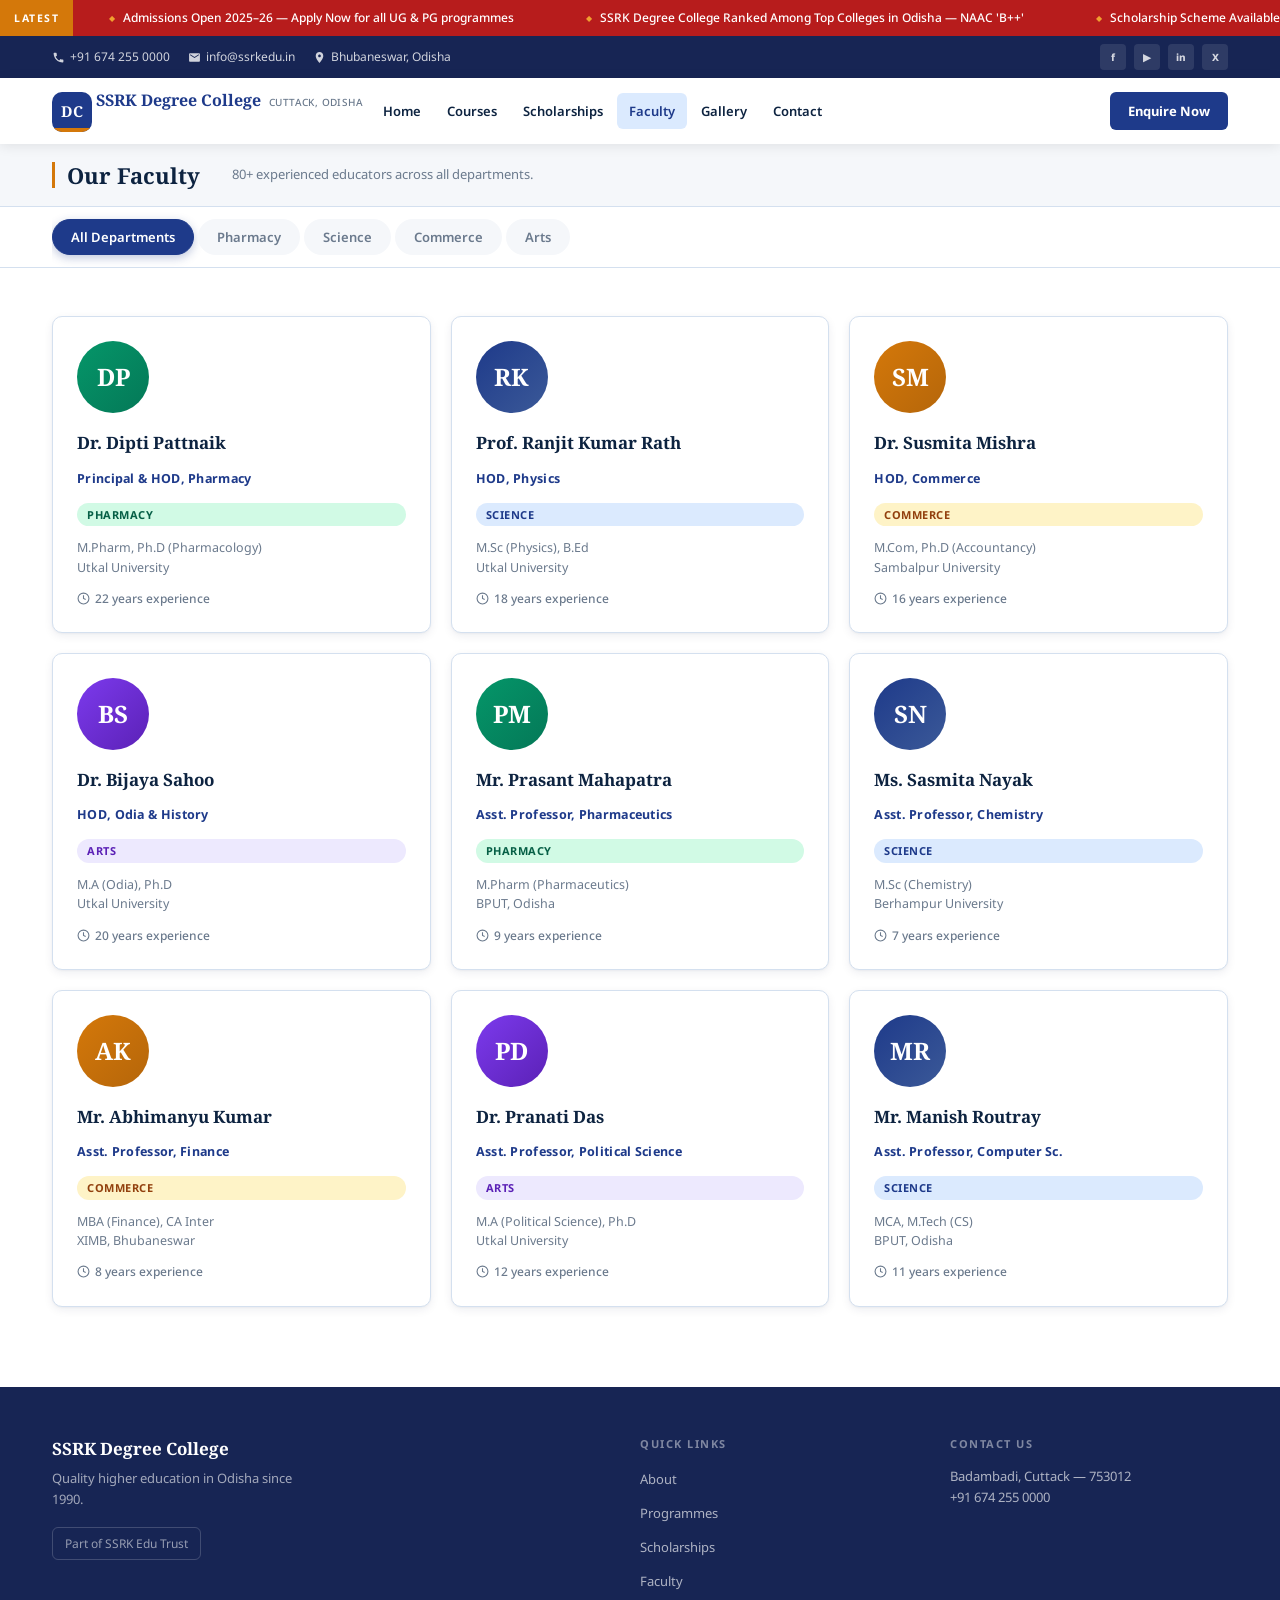
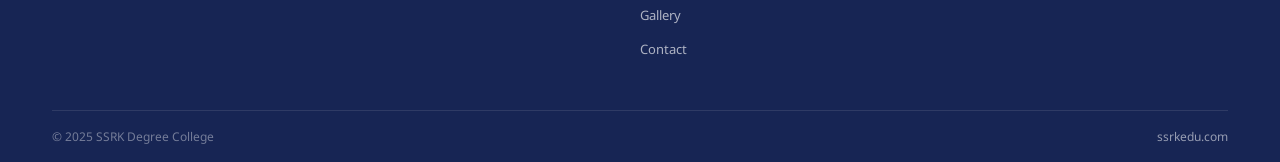
<file: education-website/institution/Faculty.html>
<!DOCTYPE html>
<html lang="en">
<head>
<meta charset="UTF-8">
<meta name="viewport" content="width=device-width,initial-scale=1.0">
<title>Faculty — SSRK Degree College</title>
<link rel="preconnect" href="https://fonts.googleapis.com">
<link rel="stylesheet" href="../_shared/site-chrome.css">
<link rel="stylesheet" href="_components/institution-header.css">
<link href="https://fonts.googleapis.com/css2?family=Noto+Sans:wght@400;500;600;700&family=Noto+Serif:wght@400;600;700&display=swap" rel="stylesheet">
<style>
:root{--blue-deep:#172554;--blue-primary:#1E3A8A;--blue-light:#DBEAFE;--saffron:#D4780A;--white:#fff;--bg:#F5F7FA;--text-h:#0D2340;--text-b:#2C3E50;--text-m:#6B7A8D;--border:#D4E0EF;--r-sm:6px;--r-md:10px;--r-lg:16px;--sh-sm:0 1px 2px rgba(13,35,64,.04),0 3px 10px rgba(13,35,64,.07);--sh-md:0 8px 20px rgba(13,35,64,.10),0 2px 6px rgba(13,35,64,.05);--tr:.28s ease;--ff:'Noto Sans',sans-serif;--fs:'Noto Serif',serif}
*,*::before,*::after{box-sizing:border-box;margin:0;padding:0}html{scroll-behavior:smooth}
body{font-family:var(--ff);color:var(--text-b);background:var(--white);font-size:15px;overflow-x:hidden;line-height:1.6}
a{text-decoration:none;color:inherit}ul{list-style:none}button{cursor:pointer;border:none;background:none;font-family:inherit}
.container{width:100%;max-width:1240px;margin:0 auto;padding:0 16px}
@media(min-width:768px){.container{padding:0 24px}}@media(min-width:1024px){.container{padding:0 32px}}
.page-hero{background:var(--bg);border-bottom:1px solid var(--border);padding:18px 0}
.page-hero-inner{display:flex;align-items:center;gap:12px 32px;flex-wrap:wrap}
.page-title{font-family:var(--fs);font-size:clamp(17px,2.2vw,22px);font-weight:700;color:var(--text-h);border-left:3px solid var(--saffron);padding-left:12px;line-height:1.2}
.page-subtitle{font-size:13px;color:var(--text-m);line-height:1.5}
.filter-bar{background:#fff;border-bottom:1px solid var(--border);position:sticky;top:66px;z-index:100}
.filter-inner{display:flex;gap:4px;overflow-x:auto;scrollbar-width:none;padding:12px 0}
.filter-inner::-webkit-scrollbar{display:none}
.filter-btn{padding:8px 18px;border-radius:20px;font-size:13px;font-weight:600;color:var(--text-m);background:var(--bg);border:1.5px solid transparent;white-space:nowrap;transition:var(--tr);cursor:pointer}
.filter-btn:hover{color:var(--blue-primary);background:var(--blue-light);transform:translateY(-1px)}
.filter-btn.active{background:var(--blue-primary);color:#fff;border-color:var(--blue-primary);box-shadow:0 3px 10px rgba(30,58,138,.28)}
.section{padding:48px 0 80px}
.faculty-grid{display:grid;gap:20px}
@media(min-width:540px){.faculty-grid{grid-template-columns:1fr 1fr}}
@media(min-width:1024px){.faculty-grid{grid-template-columns:repeat(3,1fr)}}
.faculty-card{background:#fff;border:1.5px solid var(--border);border-radius:var(--r-md);padding:24px;box-shadow:var(--sh-sm);transition:var(--tr);display:flex;flex-direction:column;gap:12px}
.faculty-card:hover{box-shadow:var(--sh-md);transform:translateY(-4px);border-color:var(--blue-primary)}
.faculty-card.hidden{display:none}
.fac-avatar{width:72px;height:72px;border-radius:50%;display:flex;align-items:center;justify-content:center;font-family:var(--fs);font-weight:700;font-size:24px;color:#fff;flex-shrink:0;margin-bottom:4px}
.fac-name{font-family:var(--fs);font-size:17px;font-weight:700;color:var(--text-h)}
.fac-role{font-size:12.5px;font-weight:700;color:var(--blue-primary);letter-spacing:.3px}
.fac-dept{display:inline-block;font-size:11px;font-weight:700;padding:3px 10px;border-radius:12px;letter-spacing:.5px;text-transform:uppercase;margin-top:2px}
.dept-science{background:var(--blue-light);color:var(--blue-primary)}
.dept-commerce{background:#FEF3C7;color:#92400E}
.dept-arts{background:#EDE9FE;color:#5B21B6}
.dept-pharmacy{background:#D1FAE5;color:#065F46}
.fac-qual{font-size:12.5px;color:var(--text-m);line-height:1.55}
.fac-exp{font-size:12px;color:var(--text-m);font-weight:500;display:flex;align-items:center;gap:5px}
.fac-exp svg{width:13px;height:13px;flex-shrink:0}
.site-footer{background:var(--blue-deep);color:rgba(255,255,255,.75);padding:48px 0 0}
.footer-grid{display:grid;gap:32px;padding-bottom:40px}@media(min-width:768px){.footer-grid{grid-template-columns:2fr 1fr 1fr}}
.footer-brand .fn{font-family:var(--fs);font-size:17px;font-weight:700;color:#fff;display:block;margin-bottom:6px}
.footer-brand p{font-size:13px;color:rgba(255,255,255,.6);line-height:1.65;max-width:260px;margin-bottom:16px}
.footer-trust{display:inline-flex;align-items:center;gap:6px;font-size:12px;color:rgba(255,255,255,.55);border:1px solid rgba(255,255,255,.18);padding:6px 12px;border-radius:var(--r-sm)}
.footer-col h4{font-size:11px;font-weight:700;color:rgba(255,255,255,.45);letter-spacing:1.5px;text-transform:uppercase;margin-bottom:14px}
.footer-col ul li{margin-bottom:10px}.footer-col ul li a{font-size:13px;color:rgba(255,255,255,.65)}.footer-col ul li a:hover{color:#fff}
.footer-bottom{border-top:1px solid rgba(255,255,255,.1);padding:16px 0;display:flex;align-items:center;justify-content:space-between;flex-wrap:wrap;gap:8px;font-size:12px;color:rgba(255,255,255,.4)}
.footer-bottom a{color:rgba(255,255,255,.55)}
.fade-up{opacity:0;transform:translateY(20px);transition:opacity .5s ease,transform .5s ease;pointer-events:none}.fade-up.visible{opacity:1;transform:translateY(0);pointer-events:auto}
</style>
</head>
<body>
<div id="site-chrome-mount"></div>
<script src="../_shared/site-chrome.js"></script>

<div id="inst-header-mount" data-active="faculty" data-enquire-href="Contact.html"></div>
<script src="_components/institution-header.js"></script>

<section class="page-hero">
  <div class="container page-hero-inner">
    <h1 class="page-title">Our Faculty</h1>
    <p class="page-subtitle">80+ experienced educators across all departments.</p>
  </div>
</section>

<div class="filter-bar">
  <div class="container"><div class="filter-inner">
    <button class="filter-btn active" onclick="filterFaculty('all',this)">All Departments</button>
    <button class="filter-btn" onclick="filterFaculty('pharmacy',this)">Pharmacy</button>
    <button class="filter-btn" onclick="filterFaculty('science',this)">Science</button>
    <button class="filter-btn" onclick="filterFaculty('commerce',this)">Commerce</button>
    <button class="filter-btn" onclick="filterFaculty('arts',this)">Arts</button>
  </div></div>
</div>

<section class="section">
  <div class="container">
    <div class="faculty-grid" id="facultyGrid">
      <div class="faculty-card fade-up" data-dept="pharmacy"><div class="fac-avatar" style="background:linear-gradient(135deg,#059669,#047857)">DP</div><div class="fac-name">Dr. Dipti Pattnaik</div><div class="fac-role">Principal &amp; HOD, Pharmacy</div><span class="fac-dept dept-pharmacy">Pharmacy</span><div class="fac-qual">M.Pharm, Ph.D (Pharmacology)<br>Utkal University</div><div class="fac-exp"><svg viewBox="0 0 24 24" fill="none" stroke="currentColor" stroke-width="2"><circle cx="12" cy="12" r="10"/><polyline points="12 6 12 12 16 14"/></svg>22 years experience</div></div>
      <div class="faculty-card fade-up" data-dept="science" style="transition-delay:.05s"><div class="fac-avatar" style="background:linear-gradient(135deg,#1E3A8A,#3B5998)">RK</div><div class="fac-name">Prof. Ranjit Kumar Rath</div><div class="fac-role">HOD, Physics</div><span class="fac-dept dept-science">Science</span><div class="fac-qual">M.Sc (Physics), B.Ed<br>Utkal University</div><div class="fac-exp"><svg viewBox="0 0 24 24" fill="none" stroke="currentColor" stroke-width="2"><circle cx="12" cy="12" r="10"/><polyline points="12 6 12 12 16 14"/></svg>18 years experience</div></div>
      <div class="faculty-card fade-up" data-dept="commerce" style="transition-delay:.1s"><div class="fac-avatar" style="background:linear-gradient(135deg,#D4780A,#b5660a)">SM</div><div class="fac-name">Dr. Susmita Mishra</div><div class="fac-role">HOD, Commerce</div><span class="fac-dept dept-commerce">Commerce</span><div class="fac-qual">M.Com, Ph.D (Accountancy)<br>Sambalpur University</div><div class="fac-exp"><svg viewBox="0 0 24 24" fill="none" stroke="currentColor" stroke-width="2"><circle cx="12" cy="12" r="10"/><polyline points="12 6 12 12 16 14"/></svg>16 years experience</div></div>
      <div class="faculty-card fade-up" data-dept="arts" style="transition-delay:.15s"><div class="fac-avatar" style="background:linear-gradient(135deg,#7C3AED,#5B21B6)">BS</div><div class="fac-name">Dr. Bijaya Sahoo</div><div class="fac-role">HOD, Odia &amp; History</div><span class="fac-dept dept-arts">Arts</span><div class="fac-qual">M.A (Odia), Ph.D<br>Utkal University</div><div class="fac-exp"><svg viewBox="0 0 24 24" fill="none" stroke="currentColor" stroke-width="2"><circle cx="12" cy="12" r="10"/><polyline points="12 6 12 12 16 14"/></svg>20 years experience</div></div>
      <div class="faculty-card fade-up" data-dept="pharmacy" style="transition-delay:.2s"><div class="fac-avatar" style="background:linear-gradient(135deg,#059669,#047857)">PM</div><div class="fac-name">Mr. Prasant Mahapatra</div><div class="fac-role">Asst. Professor, Pharmaceutics</div><span class="fac-dept dept-pharmacy">Pharmacy</span><div class="fac-qual">M.Pharm (Pharmaceutics)<br>BPUT, Odisha</div><div class="fac-exp"><svg viewBox="0 0 24 24" fill="none" stroke="currentColor" stroke-width="2"><circle cx="12" cy="12" r="10"/><polyline points="12 6 12 12 16 14"/></svg>9 years experience</div></div>
      <div class="faculty-card fade-up" data-dept="science" style="transition-delay:.25s"><div class="fac-avatar" style="background:linear-gradient(135deg,#1E3A8A,#3B5998)">SN</div><div class="fac-name">Ms. Sasmita Nayak</div><div class="fac-role">Asst. Professor, Chemistry</div><span class="fac-dept dept-science">Science</span><div class="fac-qual">M.Sc (Chemistry)<br>Berhampur University</div><div class="fac-exp"><svg viewBox="0 0 24 24" fill="none" stroke="currentColor" stroke-width="2"><circle cx="12" cy="12" r="10"/><polyline points="12 6 12 12 16 14"/></svg>7 years experience</div></div>
      <div class="faculty-card fade-up" data-dept="commerce" style="transition-delay:.3s"><div class="fac-avatar" style="background:linear-gradient(135deg,#D4780A,#b5660a)">AK</div><div class="fac-name">Mr. Abhimanyu Kumar</div><div class="fac-role">Asst. Professor, Finance</div><span class="fac-dept dept-commerce">Commerce</span><div class="fac-qual">MBA (Finance), CA Inter<br>XIMB, Bhubaneswar</div><div class="fac-exp"><svg viewBox="0 0 24 24" fill="none" stroke="currentColor" stroke-width="2"><circle cx="12" cy="12" r="10"/><polyline points="12 6 12 12 16 14"/></svg>8 years experience</div></div>
      <div class="faculty-card fade-up" data-dept="arts" style="transition-delay:.35s"><div class="fac-avatar" style="background:linear-gradient(135deg,#7C3AED,#5B21B6)">PD</div><div class="fac-name">Dr. Pranati Das</div><div class="fac-role">Asst. Professor, Political Science</div><span class="fac-dept dept-arts">Arts</span><div class="fac-qual">M.A (Political Science), Ph.D<br>Utkal University</div><div class="fac-exp"><svg viewBox="0 0 24 24" fill="none" stroke="currentColor" stroke-width="2"><circle cx="12" cy="12" r="10"/><polyline points="12 6 12 12 16 14"/></svg>12 years experience</div></div>
      <div class="faculty-card fade-up" data-dept="science" style="transition-delay:.4s"><div class="fac-avatar" style="background:linear-gradient(135deg,#1E3A8A,#3B5998)">MR</div><div class="fac-name">Mr. Manish Routray</div><div class="fac-role">Asst. Professor, Computer Sc.</div><span class="fac-dept dept-science">Science</span><div class="fac-qual">MCA, M.Tech (CS)<br>BPUT, Odisha</div><div class="fac-exp"><svg viewBox="0 0 24 24" fill="none" stroke="currentColor" stroke-width="2"><circle cx="12" cy="12" r="10"/><polyline points="12 6 12 12 16 14"/></svg>11 years experience</div></div>
    </div>
  </div>
</section>

<footer class="site-footer">
  <div class="container">
    <div class="footer-grid">
      <div class="footer-brand"><span class="fn">SSRK Degree College</span><p>Quality higher education in Odisha since 1990.</p><a href="../trust/index.html" class="footer-trust">Part of SSRK Edu Trust</a></div>
      <div class="footer-col"><h4>Quick Links</h4><ul><li><a href="About.html">About</a></li><li><a href="Courses.html">Programmes</a></li><li><a href="Scholarships.html">Scholarships</a></li><li><a href="Faculty.html">Faculty</a></li><li><a href="Gallery.html">Gallery</a></li><li><a href="Contact.html">Contact</a></li></ul></div>
      <div class="footer-col"><h4>Contact Us</h4><div style="font-size:13px;color:rgba(255,255,255,.65)">Badambadi, Cuttack — 753012<br>+91 674 255 0000</div></div>
    </div>
    <div class="footer-bottom"><span>© 2025 SSRK Degree College</span><a href="../trust/index.html">ssrkedu.com</a></div>
  </div>
</footer>
<script>
function filterFaculty(dept,btn){
  document.querySelectorAll('.filter-btn').forEach(function(b){b.classList.remove('active')});btn.classList.add('active');
  document.querySelectorAll('.faculty-card').forEach(function(c){c.classList.toggle('hidden',dept!=='all'&&c.getAttribute('data-dept')!==dept)});
}
var io=new IntersectionObserver(function(e){e.forEach(function(x){if(x.isIntersecting){x.target.classList.add('visible');io.unobserve(x.target)}})},{threshold:0,rootMargin:"0px 0px 50px 0px"});
document.querySelectorAll('.fade-up').forEach(function(el){var r=el.getBoundingClientRect();if(r.top<window.innerHeight){el.classList.add('visible')}});
document.querySelectorAll('.fade-up').forEach(function(el){io.observe(el)});
</script>
</body>
</html>
</file>
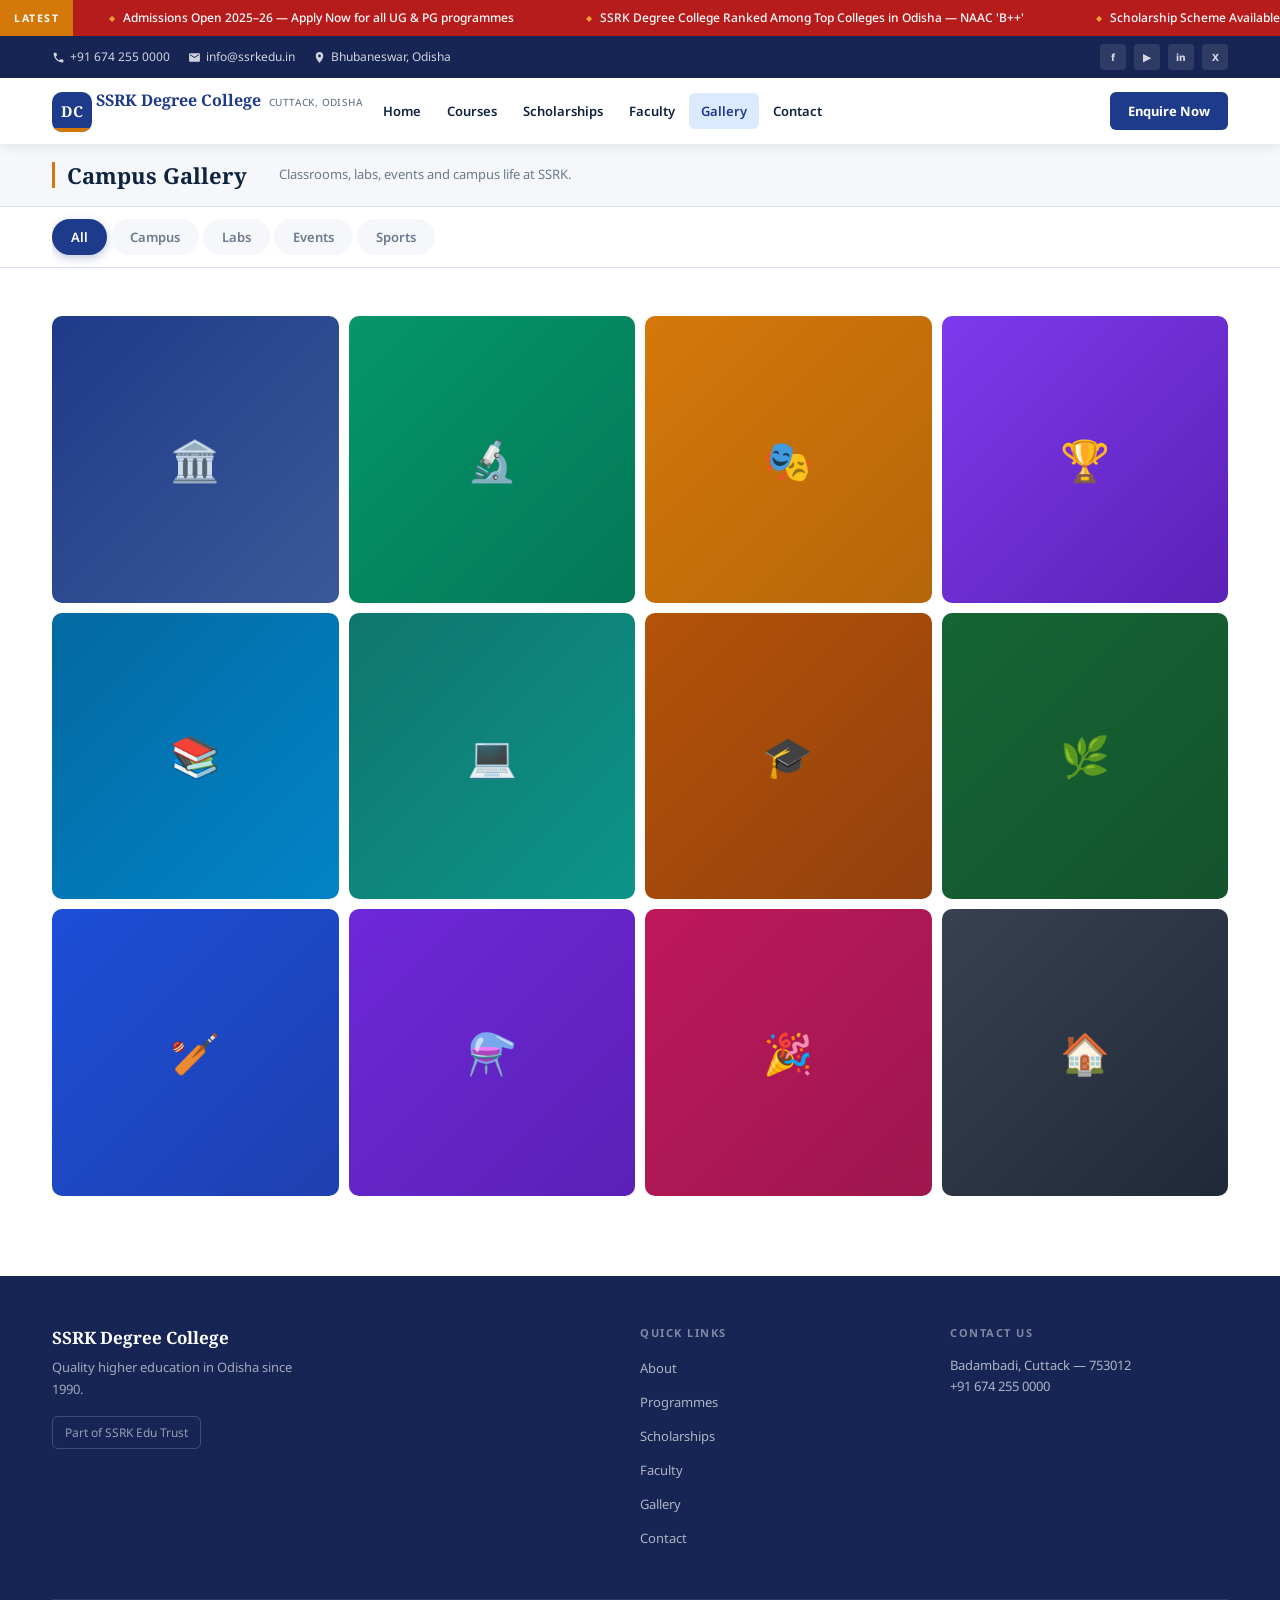
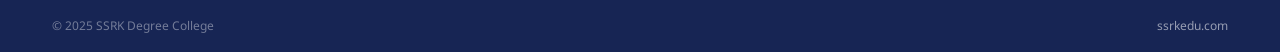
<file: education-website/institution/Gallery.html>
<!DOCTYPE html>
<html lang="en">
<head>
<meta charset="UTF-8">
<meta name="viewport" content="width=device-width,initial-scale=1.0">
<title>Gallery — SSRK Degree College</title>
<link rel="preconnect" href="https://fonts.googleapis.com">
<link rel="stylesheet" href="../_shared/site-chrome.css">
<link rel="stylesheet" href="_components/institution-header.css">
<link href="https://fonts.googleapis.com/css2?family=Noto+Sans:wght@400;500;600;700&family=Noto+Serif:wght@400;600;700&display=swap" rel="stylesheet">
<style>
:root{--blue-deep:#172554;--blue-primary:#1E3A8A;--blue-light:#DBEAFE;--saffron:#D4780A;--white:#fff;--bg:#F5F7FA;--text-h:#0D2340;--text-b:#2C3E50;--text-m:#6B7A8D;--border:#D4E0EF;--r-sm:6px;--r-md:10px;--r-lg:16px;--sh-sm:0 1px 2px rgba(13,35,64,.04),0 3px 10px rgba(13,35,64,.07);--tr:.28s ease;--ff:'Noto Sans',sans-serif;--fs:'Noto Serif',serif}
*,*::before,*::after{box-sizing:border-box;margin:0;padding:0}html{scroll-behavior:smooth}
body{font-family:var(--ff);color:var(--text-b);background:var(--white);font-size:15px;overflow-x:hidden;line-height:1.6}
a{text-decoration:none;color:inherit}ul{list-style:none}button{cursor:pointer;border:none;background:none;font-family:inherit}
.container{width:100%;max-width:1240px;margin:0 auto;padding:0 16px}
@media(min-width:768px){.container{padding:0 24px}}@media(min-width:1024px){.container{padding:0 32px}}
.page-hero{background:var(--bg);border-bottom:1px solid var(--border);padding:18px 0}
.page-hero-inner{display:flex;align-items:center;gap:12px 32px;flex-wrap:wrap}
.page-title{font-family:var(--fs);font-size:clamp(17px,2.2vw,22px);font-weight:700;color:var(--text-h);border-left:3px solid var(--saffron);padding-left:12px;line-height:1.2}
.page-subtitle{font-size:13px;color:var(--text-m);line-height:1.5}
.filter-bar{background:#fff;border-bottom:1px solid var(--border);position:sticky;top:66px;z-index:100}
.filter-inner{display:flex;gap:4px;overflow-x:auto;scrollbar-width:none;padding:12px 0}
.filter-inner::-webkit-scrollbar{display:none}
.filter-btn{padding:8px 18px;border-radius:20px;font-size:13px;font-weight:600;color:var(--text-m);background:var(--bg);border:1.5px solid transparent;white-space:nowrap;transition:var(--tr);cursor:pointer}
.filter-btn.active{background:var(--blue-primary);color:#fff;box-shadow:0 3px 10px rgba(30,58,138,.28)}
.section{padding:48px 0 80px}
.gallery-grid{display:grid;grid-template-columns:repeat(2,1fr);gap:10px}
@media(min-width:540px){.gallery-grid{grid-template-columns:repeat(3,1fr)}}
@media(min-width:1024px){.gallery-grid{grid-template-columns:repeat(4,1fr)}}
.gal-item{aspect-ratio:1;border-radius:var(--r-md);overflow:hidden;position:relative;cursor:pointer;transition:transform .25s}
.gal-item:hover{transform:scale(1.02)}
.gal-item.hidden{display:none}
.gal-bg{width:100%;height:100%;display:flex;align-items:center;justify-content:center;font-size:40px;transition:filter .25s}
.gal-item:hover .gal-bg{filter:brightness(.7)}
.gal-overlay{position:absolute;inset:0;display:flex;flex-direction:column;align-items:center;justify-content:center;color:#fff;opacity:0;transition:opacity .25s;padding:10px;text-align:center}
.gal-item:hover .gal-overlay{opacity:1}
.gal-overlay-title{font-size:13px;font-weight:700;text-shadow:0 1px 4px rgba(0,0,0,.5)}
.gal-overlay-cat{font-size:10px;font-weight:600;background:rgba(255,255,255,.2);padding:2px 8px;border-radius:10px;margin-top:4px;text-transform:uppercase;letter-spacing:.5px}
/* LIGHTBOX */
.lightbox{position:fixed;inset:0;background:rgba(0,0,0,.92);z-index:2000;display:none;align-items:center;justify-content:center;padding:20px}
.lightbox.open{display:flex}
.lb-inner{max-width:700px;width:100%;text-align:center}
.lb-card{background:var(--bg);border-radius:var(--r-lg);padding:48px 24px;display:flex;flex-direction:column;align-items:center;gap:12px;font-size:56px}
.lb-title{font-family:var(--fs);font-size:18px;font-weight:700;color:var(--text-h)}
.lb-cat{font-size:11px;font-weight:700;color:var(--text-m);letter-spacing:1px;text-transform:uppercase}
.lb-close{position:absolute;top:16px;right:16px;color:#fff;font-size:28px;cursor:pointer;width:44px;height:44px;display:flex;align-items:center;justify-content:center;background:rgba(255,255,255,.12);border-radius:50%;transition:background .2s}
.lb-close:hover{background:rgba(255,255,255,.25)}
.lb-nav{display:flex;gap:12px;justify-content:center;margin-top:16px}
.lb-nav button{background:rgba(255,255,255,.15);color:#fff;padding:10px 20px;border-radius:var(--r-sm);font-size:13px;font-weight:700;transition:background .2s}
.lb-nav button:hover{background:rgba(255,255,255,.3)}
.site-footer{background:var(--blue-deep);color:rgba(255,255,255,.75);padding:48px 0 0}
.footer-grid{display:grid;gap:32px;padding-bottom:40px}@media(min-width:768px){.footer-grid{grid-template-columns:2fr 1fr 1fr}}
.footer-brand .fn{font-family:var(--fs);font-size:17px;font-weight:700;color:#fff;display:block;margin-bottom:6px}
.footer-brand p{font-size:13px;color:rgba(255,255,255,.6);line-height:1.65;max-width:260px;margin-bottom:16px}
.footer-trust{display:inline-flex;align-items:center;gap:6px;font-size:12px;color:rgba(255,255,255,.55);border:1px solid rgba(255,255,255,.18);padding:6px 12px;border-radius:var(--r-sm)}
.footer-col h4{font-size:11px;font-weight:700;color:rgba(255,255,255,.45);letter-spacing:1.5px;text-transform:uppercase;margin-bottom:14px}
.footer-col ul li{margin-bottom:10px}.footer-col ul li a{font-size:13px;color:rgba(255,255,255,.65)}.footer-col ul li a:hover{color:#fff}
.footer-bottom{border-top:1px solid rgba(255,255,255,.1);padding:16px 0;display:flex;align-items:center;justify-content:space-between;flex-wrap:wrap;gap:8px;font-size:12px;color:rgba(255,255,255,.4)}
.footer-bottom a{color:rgba(255,255,255,.55)}
</style>
</head>
<body>
<div id="site-chrome-mount"></div>
<script src="../_shared/site-chrome.js"></script>

<div id="inst-header-mount" data-active="gallery" data-enquire-href="Contact.html"></div>
<script src="_components/institution-header.js"></script>

<section class="page-hero">
  <div class="container page-hero-inner">
    <h1 class="page-title">Campus Gallery</h1>
    <p class="page-subtitle">Classrooms, labs, events and campus life at SSRK.</p>
  </div>
</section>

<div class="filter-bar">
  <div class="container"><div class="filter-inner">
    <button class="filter-btn active" onclick="filterGallery('all',this)">All</button>
    <button class="filter-btn" onclick="filterGallery('campus',this)">Campus</button>
    <button class="filter-btn" onclick="filterGallery('labs',this)">Labs</button>
    <button class="filter-btn" onclick="filterGallery('events',this)">Events</button>
    <button class="filter-btn" onclick="filterGallery('sports',this)">Sports</button>
  </div></div>
</div>

<section class="section">
  <div class="container">
    <div class="gallery-grid" id="galleryGrid">
      <div class="gal-item" data-cat="campus" data-title="Main Building" onclick="openLb(0)"><div class="gal-bg" style="background:linear-gradient(135deg,#1E3A8A,#3B5998)">🏛️</div><div class="gal-overlay"><div class="gal-overlay-title">Main Building</div><div class="gal-overlay-cat">Campus</div></div></div>
      <div class="gal-item" data-cat="labs" data-title="Chemistry Lab" onclick="openLb(1)"><div class="gal-bg" style="background:linear-gradient(135deg,#059669,#047857)">🔬</div><div class="gal-overlay"><div class="gal-overlay-title">Chemistry Lab</div><div class="gal-overlay-cat">Labs</div></div></div>
      <div class="gal-item" data-cat="events" data-title="Annual Day 2024" onclick="openLb(2)"><div class="gal-bg" style="background:linear-gradient(135deg,#D4780A,#b5660a)">🎭</div><div class="gal-overlay"><div class="gal-overlay-title">Annual Day 2024</div><div class="gal-overlay-cat">Events</div></div></div>
      <div class="gal-item" data-cat="sports" data-title="Sports Day" onclick="openLb(3)"><div class="gal-bg" style="background:linear-gradient(135deg,#7C3AED,#5B21B6)">🏆</div><div class="gal-overlay"><div class="gal-overlay-title">Sports Day</div><div class="gal-overlay-cat">Sports</div></div></div>
      <div class="gal-item" data-cat="campus" data-title="College Library" onclick="openLb(4)"><div class="gal-bg" style="background:linear-gradient(135deg,#0369A1,#0284C7)">📚</div><div class="gal-overlay"><div class="gal-overlay-title">College Library</div><div class="gal-overlay-cat">Campus</div></div></div>
      <div class="gal-item" data-cat="labs" data-title="Computer Lab" onclick="openLb(5)"><div class="gal-bg" style="background:linear-gradient(135deg,#0F766E,#0D9488)">💻</div><div class="gal-overlay"><div class="gal-overlay-title">Computer Lab</div><div class="gal-overlay-cat">Labs</div></div></div>
      <div class="gal-item" data-cat="events" data-title="Graduation Day" onclick="openLb(6)"><div class="gal-bg" style="background:linear-gradient(135deg,#B45309,#92400E)">🎓</div><div class="gal-overlay"><div class="gal-overlay-title">Graduation Day</div><div class="gal-overlay-cat">Events</div></div></div>
      <div class="gal-item" data-cat="campus" data-title="Canteen Area" onclick="openLb(7)"><div class="gal-bg" style="background:linear-gradient(135deg,#166534,#14532D)">🌿</div><div class="gal-overlay"><div class="gal-overlay-title">Campus Ground</div><div class="gal-overlay-cat">Campus</div></div></div>
      <div class="gal-item" data-cat="sports" data-title="Cricket Ground" onclick="openLb(8)"><div class="gal-bg" style="background:linear-gradient(135deg,#1D4ED8,#1E40AF)">🏏</div><div class="gal-overlay"><div class="gal-overlay-title">Cricket Ground</div><div class="gal-overlay-cat">Sports</div></div></div>
      <div class="gal-item" data-cat="labs" data-title="Physics Lab" onclick="openLb(9)"><div class="gal-bg" style="background:linear-gradient(135deg,#6D28D9,#5B21B6)">⚗️</div><div class="gal-overlay"><div class="gal-overlay-title">Physics Lab</div><div class="gal-overlay-cat">Labs</div></div></div>
      <div class="gal-item" data-cat="events" data-title="Cultural Fest" onclick="openLb(10)"><div class="gal-bg" style="background:linear-gradient(135deg,#BE185D,#9D174D)">🎉</div><div class="gal-overlay"><div class="gal-overlay-title">Cultural Fest</div><div class="gal-overlay-cat">Events</div></div></div>
      <div class="gal-item" data-cat="campus" data-title="Hostel Block" onclick="openLb(11)"><div class="gal-bg" style="background:linear-gradient(135deg,#374151,#1F2937)">🏠</div><div class="gal-overlay"><div class="gal-overlay-title">Hostel Block</div><div class="gal-overlay-cat">Campus</div></div></div>
    </div>
  </div>
</section>

<!-- LIGHTBOX -->
<div class="lightbox" id="lightbox" onclick="if(event.target===this)closeLb()">
  <button class="lb-close" onclick="closeLb()">✕</button>
  <div class="lb-inner">
    <div class="lb-card" id="lbCard"></div>
    <div class="lb-nav">
      <button onclick="lbMove(-1)">← Prev</button>
      <button onclick="closeLb()">Close</button>
      <button onclick="lbMove(1)">Next →</button>
    </div>
  </div>
</div>

<footer class="site-footer">
  <div class="container">
    <div class="footer-grid">
      <div class="footer-brand"><span class="fn">SSRK Degree College</span><p>Quality higher education in Odisha since 1990.</p><a href="../trust/index.html" class="footer-trust">Part of SSRK Edu Trust</a></div>
      <div class="footer-col"><h4>Quick Links</h4><ul><li><a href="About.html">About</a></li><li><a href="Courses.html">Programmes</a></li><li><a href="Scholarships.html">Scholarships</a></li><li><a href="Faculty.html">Faculty</a></li><li><a href="Gallery.html">Gallery</a></li><li><a href="Contact.html">Contact</a></li></ul></div>
      <div class="footer-col"><h4>Contact Us</h4><div style="font-size:13px;color:rgba(255,255,255,.65)">Badambadi, Cuttack — 753012<br>+91 674 255 0000</div></div>
    </div>
    <div class="footer-bottom"><span>© 2025 SSRK Degree College</span><a href="../trust/index.html">ssrkedu.com</a></div>
  </div>
</footer>

<script>
var items=document.querySelectorAll('.gal-item');
var visibleItems=[];
var currentIdx=0;

function filterGallery(cat,btn){
  document.querySelectorAll('.filter-btn').forEach(function(b){b.classList.remove('active')});btn.classList.add('active');
  items.forEach(function(c){c.classList.toggle('hidden',cat!=='all'&&c.getAttribute('data-cat')!==cat)});
  visibleItems=Array.from(items).filter(function(i){return !i.classList.contains('hidden')});
}

function openLb(idx){
  visibleItems=Array.from(items).filter(function(i){return !i.classList.contains('hidden')});
  currentIdx=visibleItems.indexOf(items[idx]);
  if(currentIdx===-1)currentIdx=0;
  renderLb();
  document.getElementById('lightbox').classList.add('open');
  document.body.style.overflow='hidden';
}

function closeLb(){document.getElementById('lightbox').classList.remove('open');document.body.style.overflow=''}

function lbMove(dir){currentIdx=(currentIdx+dir+visibleItems.length)%visibleItems.length;renderLb()}

function renderLb(){
  var item=visibleItems[currentIdx];
  if(!item)return;
  var bg=item.querySelector('.gal-bg');
  var title=item.getAttribute('data-title');
  var cat=item.getAttribute('data-cat');
  var card=document.getElementById('lbCard');
  card.innerHTML='<div style="font-size:72px;margin-bottom:12px">'+bg.textContent+'</div><div class="lb-title">'+title+'</div><div class="lb-cat">'+cat+'</div>';
}

document.addEventListener('keydown',function(e){if(e.key==='Escape')closeLb();if(e.key==='ArrowLeft')lbMove(-1);if(e.key==='ArrowRight')lbMove(1)});
filterGallery('all',document.querySelector('.filter-btn.active'));
</script>
</body>
</html>
</file>
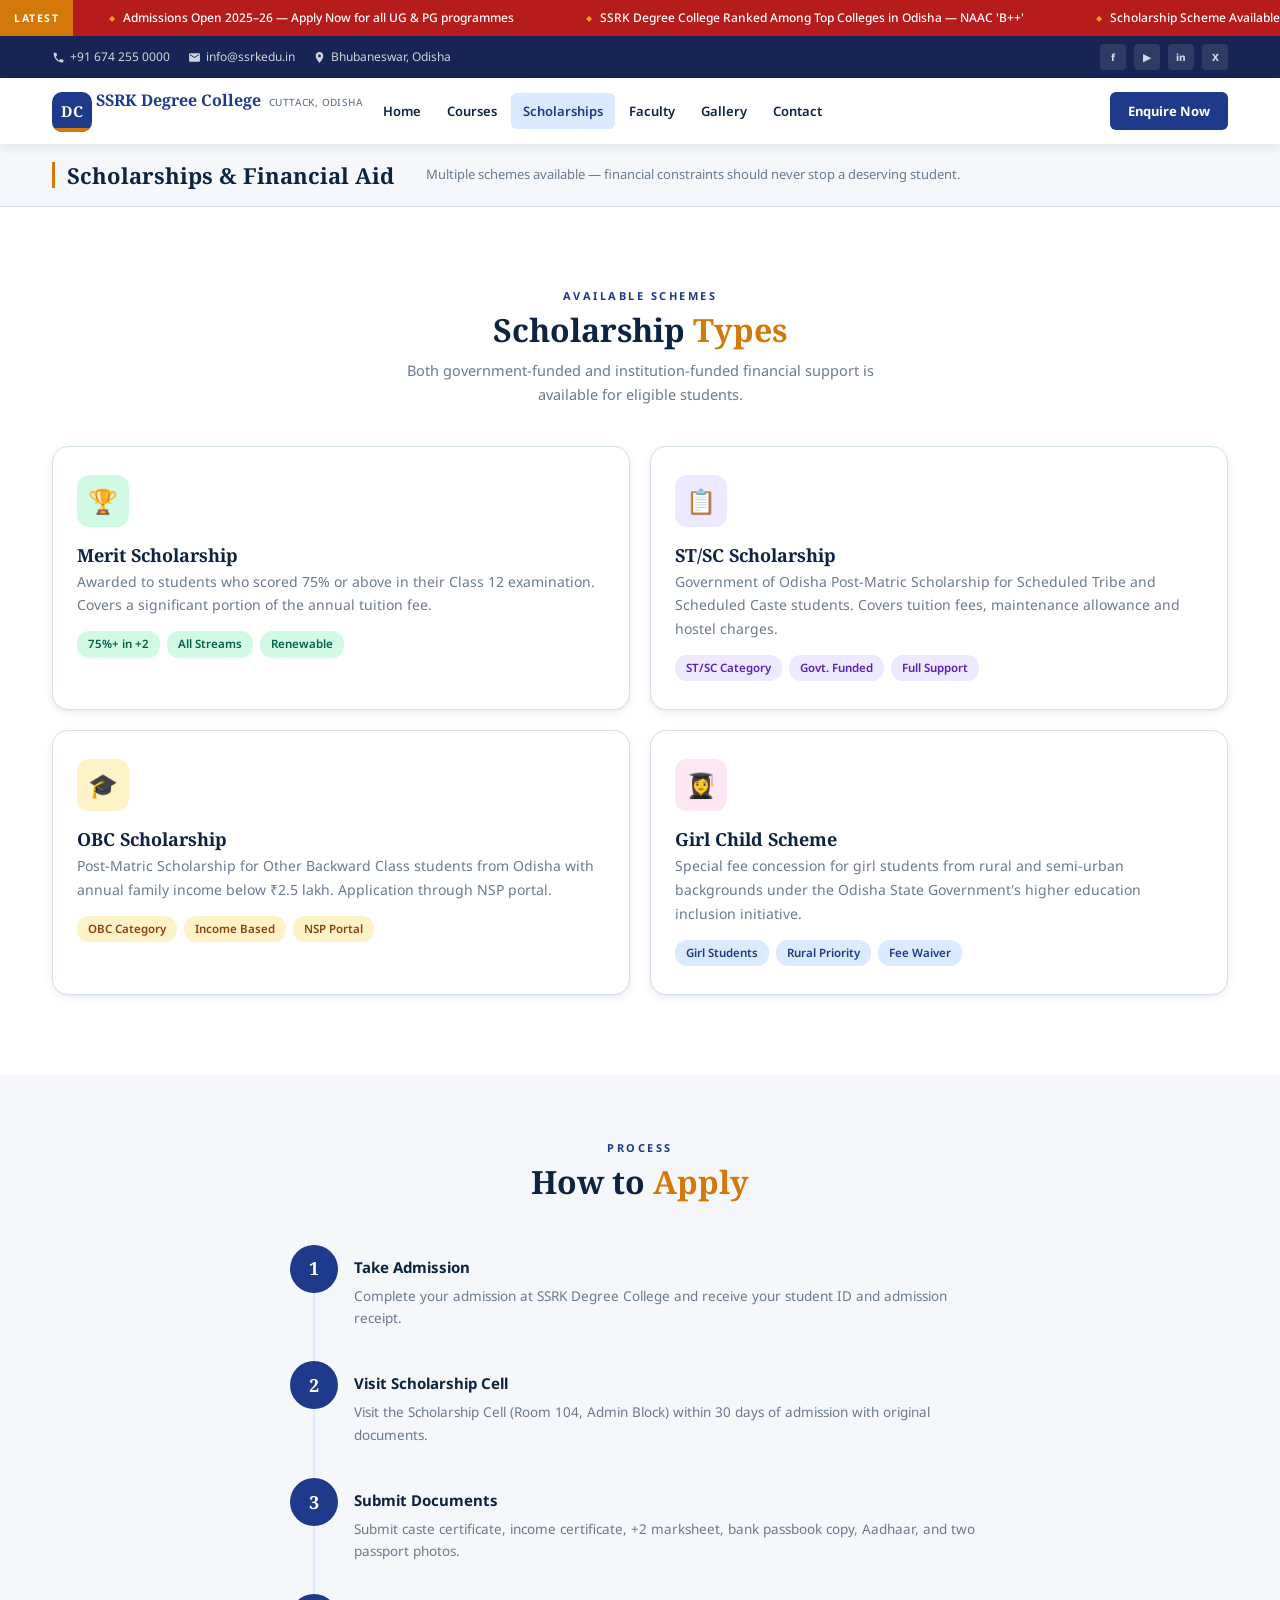
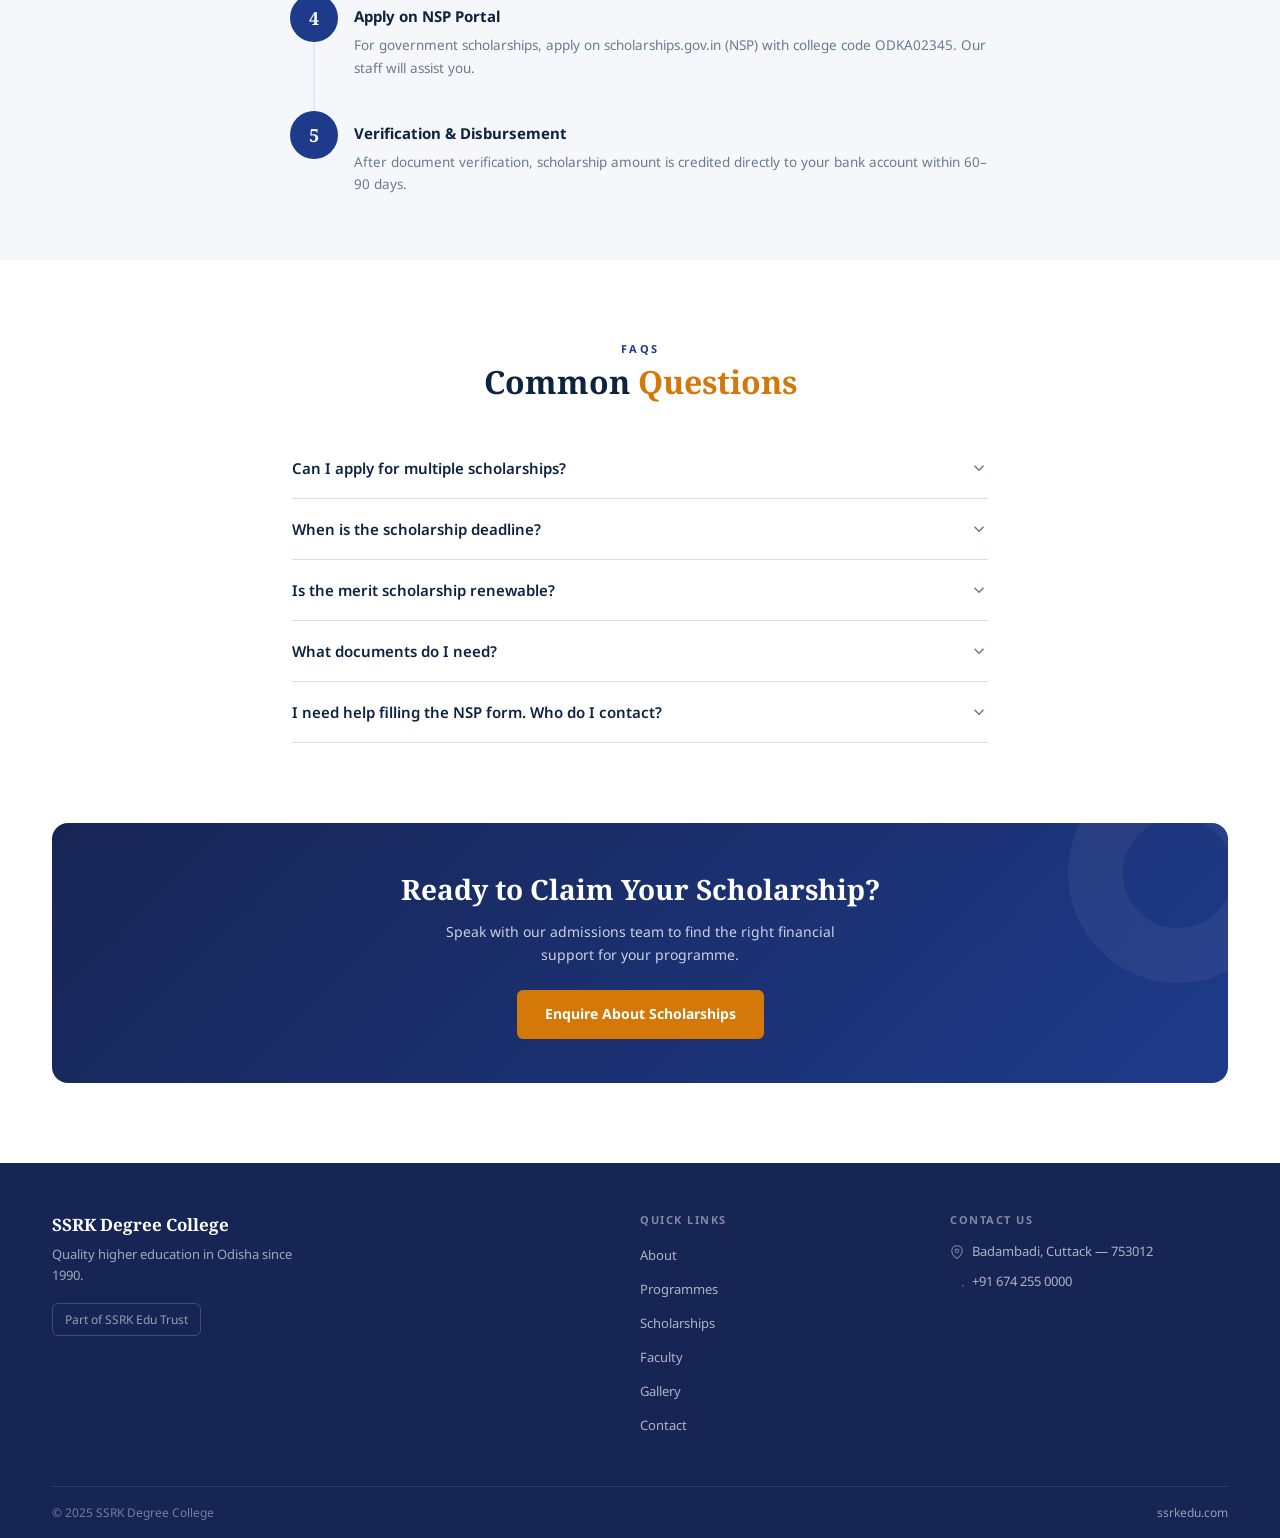
<file: education-website/institution/Scholarships.html>
<!DOCTYPE html>
<html lang="en">
<head>
<meta charset="UTF-8">
<meta name="viewport" content="width=device-width,initial-scale=1.0">
<title>Scholarships — SSRK Degree College</title>
<link rel="preconnect" href="https://fonts.googleapis.com">
<link rel="stylesheet" href="../_shared/site-chrome.css">
<link rel="stylesheet" href="_components/institution-header.css">
<link href="https://fonts.googleapis.com/css2?family=Noto+Sans:wght@400;500;600;700&family=Noto+Serif:wght@400;600;700&display=swap" rel="stylesheet">
<style>
:root{--blue-deep:#172554;--blue-primary:#1E3A8A;--blue-light:#DBEAFE;--saffron:#D4780A;--saffron-lt:#F0A030;--white:#fff;--bg:#F5F7FA;--text-h:#0D2340;--text-b:#2C3E50;--text-m:#6B7A8D;--border:#D4E0EF;--r-sm:6px;--r-md:10px;--r-lg:16px;--sh-sm:0 1px 2px rgba(13,35,64,.04),0 3px 10px rgba(13,35,64,.07);--sh-md:0 8px 20px rgba(13,35,64,.10),0 2px 6px rgba(13,35,64,.05);--tr:.28s ease;--ff:'Noto Sans',sans-serif;--fs:'Noto Serif',serif}
*,*::before,*::after{box-sizing:border-box;margin:0;padding:0}html{scroll-behavior:smooth}
body{font-family:var(--ff);color:var(--text-b);background:var(--white);font-size:15px;overflow-x:hidden;line-height:1.6}
a{text-decoration:none;color:inherit}ul{list-style:none}button{cursor:pointer;border:none;background:none;font-family:inherit}
.container{width:100%;max-width:1240px;margin:0 auto;padding:0 16px}
@media(min-width:768px){.container{padding:0 24px}}@media(min-width:1024px){.container{padding:0 32px}}
.page-hero{background:var(--bg);border-bottom:1px solid var(--border);padding:18px 0}
.page-hero-inner{display:flex;align-items:center;gap:12px 32px;flex-wrap:wrap}
.page-title{font-family:var(--fs);font-size:clamp(17px,2.2vw,22px);font-weight:700;color:var(--text-h);border-left:3px solid var(--saffron);padding-left:12px;line-height:1.2}
.page-subtitle{font-size:13px;color:var(--text-m);line-height:1.5}
.section{padding:64px 0}@media(min-width:768px){.section{padding:80px 0}}
.section-label{font-size:11px;font-weight:700;letter-spacing:2.5px;text-transform:uppercase;color:var(--blue-primary);margin-bottom:6px;display:block}
.section-title{font-family:var(--fs);font-size:clamp(22px,4vw,32px);color:var(--text-h);font-weight:700;line-height:1.2}
.section-title span{color:var(--saffron)}
/* SCHOL CARDS */
.schol-grid{display:grid;gap:20px}
@media(min-width:768px){.schol-grid{grid-template-columns:1fr 1fr}}
@media(min-width:1024px){.schol-grid{grid-template-columns:repeat(2,1fr)}}
.schol-card{border-radius:var(--r-lg);padding:28px 24px;border:1.5px solid var(--border);background:#fff;box-shadow:var(--sh-sm);transition:var(--tr);display:flex;flex-direction:column;gap:14px}
.schol-card:hover{box-shadow:var(--sh-md);transform:translateY(-4px);border-color:var(--blue-primary)}
.schol-icon{width:52px;height:52px;border-radius:12px;display:flex;align-items:center;justify-content:center;font-size:24px;flex-shrink:0}
.schol-name{font-family:var(--fs);font-size:18px;font-weight:700;color:var(--text-h)}
.schol-desc{font-size:14px;color:var(--text-m);line-height:1.7}
.schol-pills{display:flex;flex-wrap:wrap;gap:7px}
.schol-pill{font-size:11.5px;font-weight:600;padding:4px 11px;border-radius:12px}
.pill-green{background:#D1FAE5;color:#065F46}
.pill-blue{background:var(--blue-light);color:var(--blue-primary)}
.pill-orange{background:#FEF3C7;color:#92400E}
.pill-purple{background:#EDE9FE;color:#5B21B6}
/* HOW TO APPLY STEPS */
.steps{display:flex;flex-direction:column;gap:0;max-width:700px;margin:0 auto}
.step{display:grid;grid-template-columns:48px 1fr;gap:16px;position:relative;padding-bottom:32px}
.step:last-child{padding-bottom:0}
.step:not(:last-child)::after{content:'';position:absolute;left:24px;top:48px;bottom:0;width:2px;background:var(--blue-light);transform:translateX(-50%)}
.step-num{width:48px;height:48px;background:var(--blue-primary);color:#fff;border-radius:50%;display:flex;align-items:center;justify-content:center;font-family:var(--fs);font-weight:700;font-size:18px;flex-shrink:0;position:relative;z-index:1}
.step-body{padding-top:10px}
.step-title{font-size:15px;font-weight:700;color:var(--text-h);margin-bottom:6px}
.step-desc{font-size:13.5px;color:var(--text-m);line-height:1.65}
/* FAQ */
.faq-item{border-bottom:1px solid var(--border)}
.faq-q{display:flex;align-items:center;justify-content:space-between;padding:18px 0;cursor:pointer;font-size:15px;font-weight:600;color:var(--text-h);gap:12px}
.faq-q svg{width:18px;height:18px;flex-shrink:0;transition:transform .25s;color:var(--text-m)}
.faq-item.open .faq-q svg{transform:rotate(180deg);color:var(--blue-primary)}
.faq-a{max-height:0;overflow:hidden;transition:max-height .3s ease}
.faq-item.open .faq-a{max-height:300px}
.faq-a p{font-size:14px;color:var(--text-b);line-height:1.7;padding-bottom:16px}
/* CTA BANNER */
.cta-banner{background:linear-gradient(135deg,var(--blue-deep),var(--blue-primary));border-radius:var(--r-lg);padding:44px 32px;text-align:center;position:relative;overflow:hidden}
.cta-banner::before{content:'';position:absolute;top:-60px;right:-60px;width:220px;height:220px;border:55px solid rgba(255,255,255,.05);border-radius:50%}
.cta-banner h2{font-family:var(--fs);font-size:clamp(20px,3.5vw,28px);font-weight:700;color:#fff;margin-bottom:10px;position:relative;z-index:1}
.cta-banner p{font-size:14px;color:rgba(255,255,255,.78);margin-bottom:24px;max-width:420px;margin-left:auto;margin-right:auto;position:relative;z-index:1}
.cta-banner a{display:inline-flex;align-items:center;gap:8px;background:var(--saffron);color:#fff;padding:13px 28px;border-radius:var(--r-sm);font-weight:700;font-size:14px;transition:var(--tr);position:relative;z-index:1}
.cta-banner a:hover{background:#b5660a;transform:translateY(-1px)}
.site-footer{background:var(--blue-deep);color:rgba(255,255,255,.75);padding:48px 0 0}
.footer-grid{display:grid;gap:32px;padding-bottom:40px}@media(min-width:768px){.footer-grid{grid-template-columns:2fr 1fr 1fr}}
.footer-brand .fn{font-family:var(--fs);font-size:17px;font-weight:700;color:#fff;display:block;margin-bottom:6px}
.footer-brand p{font-size:13px;color:rgba(255,255,255,.6);line-height:1.65;max-width:260px;margin-bottom:16px}
.footer-trust{display:inline-flex;align-items:center;gap:6px;font-size:12px;color:rgba(255,255,255,.55);border:1px solid rgba(255,255,255,.18);padding:6px 12px;border-radius:var(--r-sm)}
.footer-col h4{font-size:11px;font-weight:700;color:rgba(255,255,255,.45);letter-spacing:1.5px;text-transform:uppercase;margin-bottom:14px}
.footer-col ul li{margin-bottom:10px}.footer-col ul li a{font-size:13px;color:rgba(255,255,255,.65)}.footer-col ul li a:hover{color:#fff}
.fci{display:flex;align-items:flex-start;gap:8px;font-size:13px;color:rgba(255,255,255,.65);margin-bottom:10px;line-height:1.5}
.fci svg{width:14px;height:14px;flex-shrink:0;margin-top:3px;opacity:.6}
.footer-bottom{border-top:1px solid rgba(255,255,255,.1);padding:16px 0;display:flex;align-items:center;justify-content:space-between;flex-wrap:wrap;gap:8px;font-size:12px;color:rgba(255,255,255,.4)}
.footer-bottom a{color:rgba(255,255,255,.55)}
.fade-up{opacity:0;transform:translateY(20px);transition:opacity .5s ease,transform .5s ease;pointer-events:none}.fade-up.visible{opacity:1;transform:translateY(0);pointer-events:auto}
.sticky-cta{position:fixed;bottom:0;left:0;right:0;z-index:990;background:#fff;border-top:1px solid var(--border);padding:10px 16px;box-shadow:0 -4px 20px rgba(0,0,0,.12);display:flex;gap:10px}
@media(min-width:1024px){.sticky-cta{display:none}}
.sticky-cta a{flex:1;text-align:center;padding:12px;border-radius:var(--r-sm);font-size:14px;font-weight:700}
.sticky-call{background:var(--bg);color:var(--text-h);border:1.5px solid var(--border)}.sticky-enquire{background:var(--blue-primary);color:#fff}

@media(max-width:1023px){body{padding-bottom:72px}}
</style>
</head>
<body>
<div id="site-chrome-mount"></div>
<script src="../_shared/site-chrome.js"></script>

<div id="inst-header-mount" data-active="scholarships" data-enquire-href="Contact.html"></div>
<script src="_components/institution-header.js"></script>

<section class="page-hero">
  <div class="container page-hero-inner">
    <h1 class="page-title">Scholarships &amp; Financial Aid</h1>
    <p class="page-subtitle">Multiple schemes available — financial constraints should never stop a deserving student.</p>
  </div>
</section>

<section class="section">
  <div class="container">
    <div style="text-align:center;margin-bottom:40px" class="fade-up">
      <span class="section-label">Available Schemes</span>
      <h2 class="section-title">Scholarship <span>Types</span></h2>
      <p style="color:var(--text-m);max-width:500px;margin:10px auto 0;font-size:14.5px">Both government-funded and institution-funded financial support is available for eligible students.</p>
    </div>
    <div class="schol-grid fade-up">
      <div class="schol-card">
        <div class="schol-icon" style="background:#D1FAE5">🏆</div>
        <div>
          <div class="schol-name">Merit Scholarship</div>
          <p class="schol-desc">Awarded to students who scored 75% or above in their Class 12 examination. Covers a significant portion of the annual tuition fee.</p>
        </div>
        <div class="schol-pills">
          <span class="schol-pill pill-green">75%+ in +2</span>
          <span class="schol-pill pill-green">All Streams</span>
          <span class="schol-pill pill-green">Renewable</span>
        </div>
      </div>
      <div class="schol-card">
        <div class="schol-icon" style="background:#EDE9FE">📋</div>
        <div>
          <div class="schol-name">ST/SC Scholarship</div>
          <p class="schol-desc">Government of Odisha Post-Matric Scholarship for Scheduled Tribe and Scheduled Caste students. Covers tuition fees, maintenance allowance and hostel charges.</p>
        </div>
        <div class="schol-pills">
          <span class="schol-pill pill-purple">ST/SC Category</span>
          <span class="schol-pill pill-purple">Govt. Funded</span>
          <span class="schol-pill pill-purple">Full Support</span>
        </div>
      </div>
      <div class="schol-card">
        <div class="schol-icon" style="background:#FEF3C7">🎓</div>
        <div>
          <div class="schol-name">OBC Scholarship</div>
          <p class="schol-desc">Post-Matric Scholarship for Other Backward Class students from Odisha with annual family income below ₹2.5 lakh. Application through NSP portal.</p>
        </div>
        <div class="schol-pills">
          <span class="schol-pill pill-orange">OBC Category</span>
          <span class="schol-pill pill-orange">Income Based</span>
          <span class="schol-pill pill-orange">NSP Portal</span>
        </div>
      </div>
      <div class="schol-card">
        <div class="schol-icon" style="background:#FCE7F3">👩‍🎓</div>
        <div>
          <div class="schol-name">Girl Child Scheme</div>
          <p class="schol-desc">Special fee concession for girl students from rural and semi-urban backgrounds under the Odisha State Government's higher education inclusion initiative.</p>
        </div>
        <div class="schol-pills">
          <span class="schol-pill pill-blue">Girl Students</span>
          <span class="schol-pill pill-blue">Rural Priority</span>
          <span class="schol-pill pill-blue">Fee Waiver</span>
        </div>
      </div>
    </div>
  </div>
</section>

<section class="section" style="background:var(--bg);padding-top:64px;padding-bottom:64px">
  <div class="container">
    <div style="text-align:center;margin-bottom:44px" class="fade-up">
      <span class="section-label">Process</span>
      <h2 class="section-title">How to <span>Apply</span></h2>
    </div>
    <div class="steps fade-up">
      <div class="step"><div class="step-num">1</div><div class="step-body"><div class="step-title">Take Admission</div><div class="step-desc">Complete your admission at SSRK Degree College and receive your student ID and admission receipt.</div></div></div>
      <div class="step"><div class="step-num">2</div><div class="step-body"><div class="step-title">Visit Scholarship Cell</div><div class="step-desc">Visit the Scholarship Cell (Room 104, Admin Block) within 30 days of admission with original documents.</div></div></div>
      <div class="step"><div class="step-num">3</div><div class="step-body"><div class="step-title">Submit Documents</div><div class="step-desc">Submit caste certificate, income certificate, +2 marksheet, bank passbook copy, Aadhaar, and two passport photos.</div></div></div>
      <div class="step"><div class="step-num">4</div><div class="step-body"><div class="step-title">Apply on NSP Portal</div><div class="step-desc">For government scholarships, apply on scholarships.gov.in (NSP) with college code ODKA02345. Our staff will assist you.</div></div></div>
      <div class="step"><div class="step-num">5</div><div class="step-body"><div class="step-title">Verification &amp; Disbursement</div><div class="step-desc">After document verification, scholarship amount is credited directly to your bank account within 60–90 days.</div></div></div>
    </div>
  </div>
</section>

<section class="section">
  <div class="container" style="max-width:760px">
    <div style="text-align:center;margin-bottom:36px" class="fade-up">
      <span class="section-label">FAQs</span>
      <h2 class="section-title">Common <span>Questions</span></h2>
    </div>
    <div class="fade-up" id="faqList">
      <div class="faq-item"><div class="faq-q" onclick="toggleFaq(this)">Can I apply for multiple scholarships?<svg viewBox="0 0 24 24" fill="none" stroke="currentColor" stroke-width="2"><path d="M6 9l6 6 6-6"/></svg></div><div class="faq-a"><p>Yes. You can apply for both a government scholarship (ST/SC, OBC) and the institution's merit scholarship. However, only the higher-value scheme will be applied to your fee account.</p></div></div>
      <div class="faq-item"><div class="faq-q" onclick="toggleFaq(this)">When is the scholarship deadline?<svg viewBox="0 0 24 24" fill="none" stroke="currentColor" stroke-width="2"><path d="M6 9l6 6 6-6"/></svg></div><div class="faq-a"><p>Government scholarship applications (NSP portal) typically close in November–December each year. Institution merit scholarships must be applied within 30 days of admission.</p></div></div>
      <div class="faq-item"><div class="faq-q" onclick="toggleFaq(this)">Is the merit scholarship renewable?<svg viewBox="0 0 24 24" fill="none" stroke="currentColor" stroke-width="2"><path d="M6 9l6 6 6-6"/></svg></div><div class="faq-a"><p>Yes. The merit scholarship is renewed each year if the student maintains 60% or above in their annual university examination.</p></div></div>
      <div class="faq-item"><div class="faq-q" onclick="toggleFaq(this)">What documents do I need?<svg viewBox="0 0 24 24" fill="none" stroke="currentColor" stroke-width="2"><path d="M6 9l6 6 6-6"/></svg></div><div class="faq-a"><p>You need: Aadhaar card, caste/category certificate, income certificate, Class 10 &amp; 12 marksheets, bank passbook (student name), admission fee receipt, and two passport-size photographs.</p></div></div>
      <div class="faq-item"><div class="faq-q" onclick="toggleFaq(this)">I need help filling the NSP form. Who do I contact?<svg viewBox="0 0 24 24" fill="none" stroke="currentColor" stroke-width="2"><path d="M6 9l6 6 6-6"/></svg></div><div class="faq-a"><p>Our Scholarship Cell staff assist students free of charge every working day (Mon–Sat, 10 AM–4 PM) in Room 104, Admin Block. You can also call +91 674 255 0001.</p></div></div>
    </div>
  </div>
</section>

<section style="padding:0 0 80px">
  <div class="container">
    <div class="cta-banner fade-up">
      <h2>Ready to Claim Your Scholarship?</h2>
      <p>Speak with our admissions team to find the right financial support for your programme.</p>
      <a href="Contact.html">Enquire About Scholarships</a>
    </div>
  </div>
</section>

<footer class="site-footer">
  <div class="container">
    <div class="footer-grid">
      <div class="footer-brand"><span class="fn">SSRK Degree College</span><p>Quality higher education in Odisha since 1990.</p><a href="../trust/index.html" class="footer-trust">Part of SSRK Edu Trust</a></div>
      <div class="footer-col"><h4>Quick Links</h4><ul><li><a href="About.html">About</a></li><li><a href="Courses.html">Programmes</a></li><li><a href="Scholarships.html">Scholarships</a></li><li><a href="Faculty.html">Faculty</a></li><li><a href="Gallery.html">Gallery</a></li><li><a href="Contact.html">Contact</a></li></ul></div>
      <div class="footer-col"><h4>Contact Us</h4><div class="fci"><svg viewBox="0 0 24 24" fill="none" stroke="currentColor" stroke-width="2"><path d="M21 10c0 7-9 13-9 13s-9-6-9-13a9 9 0 0 1 18 0z"/><circle cx="12" cy="10" r="3"/></svg>Badambadi, Cuttack — 753012</div><div class="fci"><svg viewBox="0 0 24 24" fill="none" stroke="currentColor" stroke-width="2"><path d="M22 16.92v3"/></svg>+91 674 255 0000</div></div>
    </div>
    <div class="footer-bottom"><span>© 2025 SSRK Degree College</span><a href="../trust/index.html">ssrkedu.com</a></div>
  </div>
</footer>
<div class="sticky-cta"><a href="tel:+916742550000" class="sticky-call">📞 Call</a><a href="Contact.html" class="sticky-enquire">Enquire Now</a></div>
<script>
function toggleFaq(el){var item=el.closest('.faq-item');var wasOpen=item.classList.contains('open');document.querySelectorAll('.faq-item').forEach(function(f){f.classList.remove('open')});if(!wasOpen)item.classList.add('open')}
var io=new IntersectionObserver(function(e){e.forEach(function(x){if(x.isIntersecting){x.target.classList.add('visible');io.unobserve(x.target)}})},{threshold:0,rootMargin:"0px 0px 50px 0px"});
document.querySelectorAll('.fade-up').forEach(function(el){var r=el.getBoundingClientRect();if(r.top<window.innerHeight){el.classList.add('visible')}});
document.querySelectorAll('.fade-up').forEach(function(el){io.observe(el)});
</script>
</body>
</html>
</file>
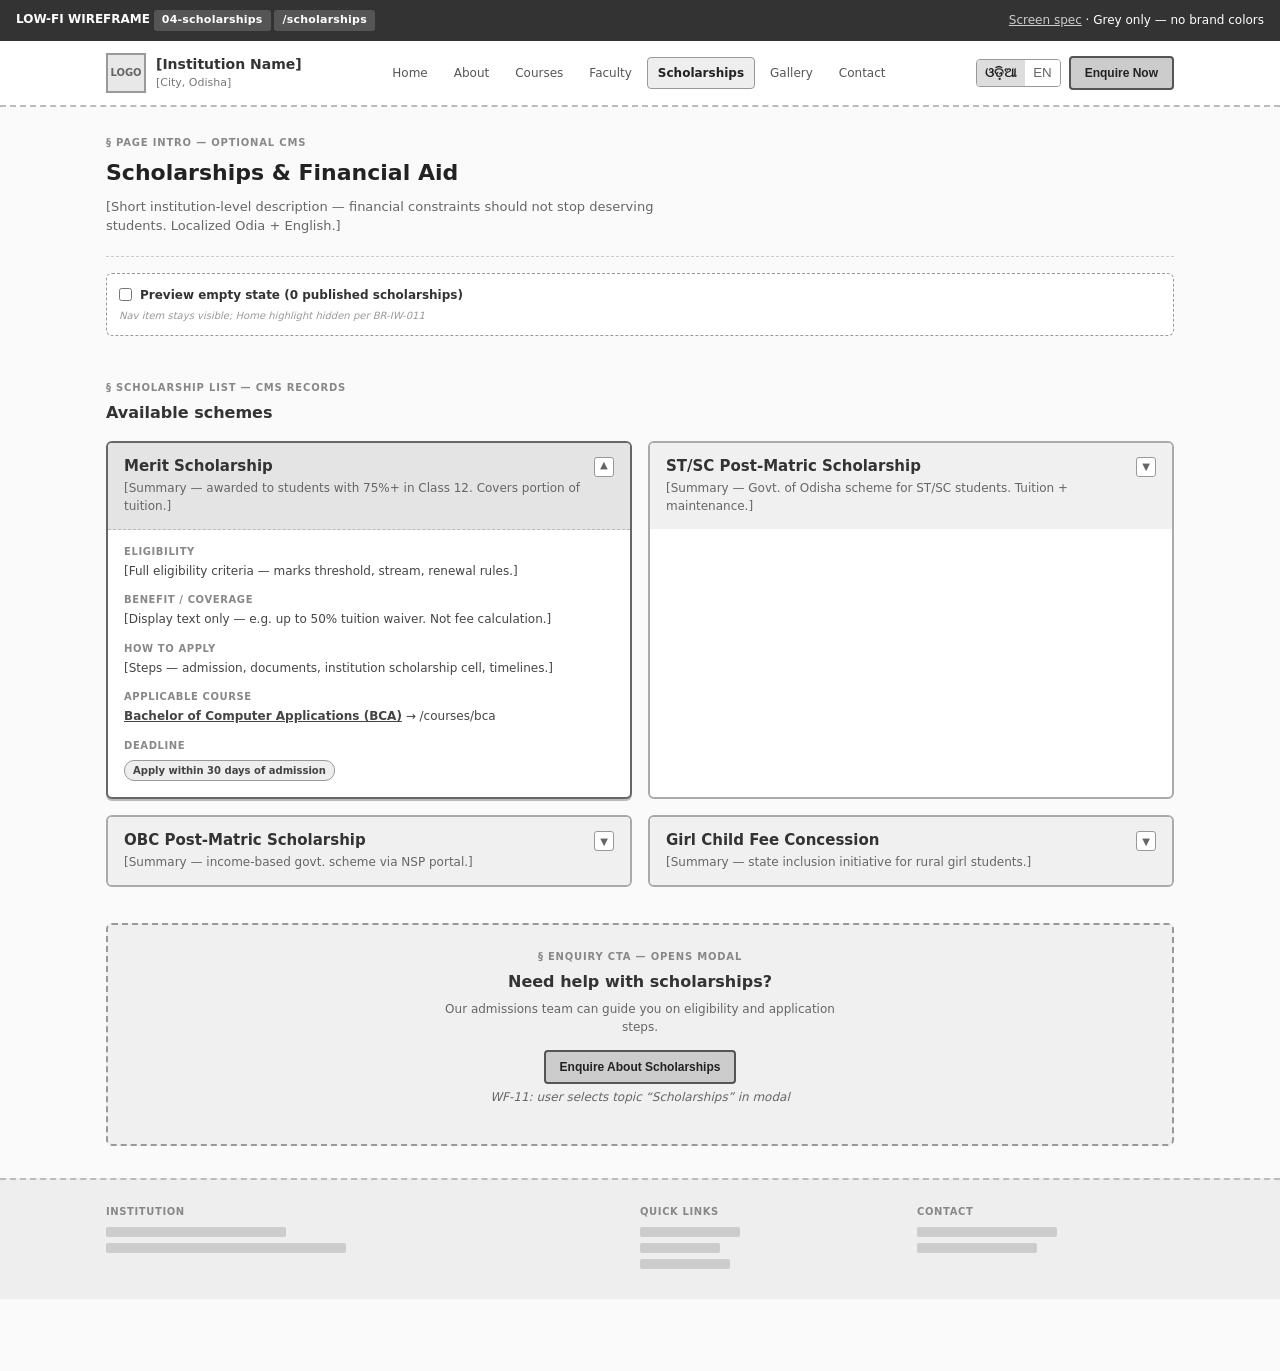
<file: low-fi/institution/04-scholarships.html>
<!DOCTYPE html>
<html lang="en">
<head>
  <meta charset="UTF-8">
  <meta name="viewport" content="width=device-width, initial-scale=1.0">
  <title>WF — 04 Scholarships (low-fi)</title>
  <style>
    *, *::before, *::after { box-sizing: border-box; margin: 0; padding: 0; }
    body {
      font-family: system-ui, -apple-system, sans-serif;
      font-size: 14px;
      line-height: 1.5;
      color: #333;
      background: #fafafa;
      padding-bottom: 72px;
    }
    .wf-banner {
      background: #333;
      color: #fff;
      padding: 10px 16px;
      font-size: 12px;
      display: flex;
      flex-wrap: wrap;
      gap: 8px 16px;
      align-items: center;
      justify-content: space-between;
    }
    .wf-banner strong { font-weight: 700; }
    .wf-banner a { color: #ccc; }
    .wf-tag {
      display: inline-block;
      background: #555;
      padding: 2px 8px;
      border-radius: 3px;
      font-size: 11px;
      font-weight: 600;
      letter-spacing: 0.02em;
    }
    .container { max-width: 1100px; margin: 0 auto; padding: 0 16px; }

    /* Chrome */
    .site-header {
      background: #fff;
      border-bottom: 2px dashed #bbb;
      padding: 12px 0;
    }
    .header-inner {
      display: flex;
      align-items: center;
      justify-content: space-between;
      gap: 12px;
      flex-wrap: wrap;
    }
    .logo-block {
      display: flex;
      align-items: center;
      gap: 10px;
    }
    .logo-placeholder {
      width: 40px;
      height: 40px;
      border: 2px solid #999;
      background: #e8e8e8;
      display: flex;
      align-items: center;
      justify-content: center;
      font-size: 10px;
      font-weight: 700;
      color: #666;
    }
    .logo-text .name { font-weight: 700; font-size: 14px; }
    .logo-text .sub { font-size: 11px; color: #777; }
    .main-nav { display: none; gap: 4px; flex-wrap: wrap; }
    @media (min-width: 900px) { .main-nav { display: flex; } }
    .nav-link {
      padding: 6px 10px;
      font-size: 12px;
      color: #555;
      text-decoration: none;
      border: 1px solid transparent;
      border-radius: 4px;
    }
    .nav-link.active {
      border-color: #999;
      background: #eee;
      font-weight: 600;
      color: #222;
    }
    .header-actions { display: flex; align-items: center; gap: 8px; }
    .lang-toggle {
      display: flex;
      border: 1px solid #999;
      border-radius: 4px;
      overflow: hidden;
      font-size: 11px;
    }
    .lang-toggle button {
      padding: 5px 8px;
      border: none;
      background: #fff;
      cursor: pointer;
      color: #666;
    }
    .lang-toggle button.active { background: #ddd; font-weight: 700; color: #222; }
    .btn {
      padding: 8px 14px;
      border: 2px solid #666;
      background: #e0e0e0;
      font-size: 12px;
      font-weight: 600;
      cursor: pointer;
      border-radius: 4px;
      color: #222;
    }
    .btn:hover { background: #d0d0d0; }
    .btn-primary { background: #ccc; border-color: #555; }
    .hamburger {
      width: 36px;
      height: 32px;
      border: 2px solid #999;
      border-radius: 4px;
      display: flex;
      flex-direction: column;
      align-items: center;
      justify-content: center;
      gap: 4px;
      cursor: pointer;
      background: #eee;
    }
    @media (min-width: 900px) { .hamburger { display: none; } }
    .hamburger span {
      display: block;
      width: 18px;
      height: 2px;
      background: #555;
    }

    /* Page intro */
    .page-intro {
      padding: 28px 0 20px;
      border-bottom: 1px dashed #ccc;
    }
    .wf-label {
      font-size: 10px;
      font-weight: 700;
      text-transform: uppercase;
      letter-spacing: 0.08em;
      color: #888;
      margin-bottom: 6px;
    }
    h1 {
      font-size: 22px;
      font-weight: 700;
      margin-bottom: 8px;
      color: #222;
    }
    .intro-desc {
      max-width: 560px;
      color: #666;
      font-size: 13px;
    }

    /* Scholarship list */
    .schol-section { padding: 28px 0; }
    .schol-grid {
      display: grid;
      gap: 16px;
      margin-top: 16px;
    }
    @media (min-width: 640px) { .schol-grid { grid-template-columns: 1fr 1fr; } }

    .schol-card {
      border: 2px solid #aaa;
      border-radius: 6px;
      background: #fff;
      overflow: hidden;
    }
    .schol-card.expanded { border-color: #666; box-shadow: 0 2px 0 #bbb; }
    .schol-trigger {
      width: 100%;
      text-align: left;
      padding: 14px 16px;
      border: none;
      background: #f0f0f0;
      cursor: pointer;
      display: flex;
      align-items: flex-start;
      justify-content: space-between;
      gap: 12px;
      font-family: inherit;
      color: inherit;
    }
    .schol-card.expanded .schol-trigger { background: #e4e4e4; border-bottom: 1px dashed #bbb; }
    .schol-trigger h2 { font-size: 15px; font-weight: 700; margin-bottom: 4px; }
    .schol-summary { font-size: 12px; color: #666; line-height: 1.5; }
    .chevron {
      flex-shrink: 0;
      width: 20px;
      height: 20px;
      border: 1px solid #999;
      border-radius: 3px;
      display: flex;
      align-items: center;
      justify-content: center;
      font-size: 10px;
      color: #666;
      background: #fff;
      transition: transform 0.2s;
    }
    .schol-card.expanded .chevron { transform: rotate(180deg); }
    .schol-detail {
      display: none;
      padding: 14px 16px 16px;
      font-size: 12px;
      color: #444;
    }
    .schol-card.expanded .schol-detail { display: block; }
    .detail-block { margin-bottom: 12px; }
    .detail-block:last-child { margin-bottom: 0; }
    .detail-block dt {
      font-size: 10px;
      font-weight: 700;
      text-transform: uppercase;
      letter-spacing: 0.06em;
      color: #888;
      margin-bottom: 3px;
    }
    .detail-block dd { line-height: 1.55; }
    .pill {
      display: inline-block;
      padding: 2px 8px;
      border: 1px solid #999;
      border-radius: 10px;
      font-size: 10px;
      font-weight: 600;
      background: #eee;
      margin-top: 4px;
    }
    .text-link {
      color: #444;
      text-decoration: underline;
      font-weight: 600;
      cursor: pointer;
    }

    /* Enquiry CTA section */
    .enquiry-cta {
      margin: 8px 0 32px;
      padding: 24px;
      border: 2px dashed #999;
      border-radius: 6px;
      background: #f0f0f0;
      text-align: center;
    }
    .enquiry-cta h2 { font-size: 16px; margin-bottom: 6px; }
    .enquiry-cta p { font-size: 12px; color: #666; margin-bottom: 14px; max-width: 400px; margin-left: auto; margin-right: auto; }

    /* Footer */
    .site-footer {
      border-top: 2px dashed #bbb;
      padding: 24px 0;
      background: #eee;
      font-size: 12px;
      color: #666;
    }
    .footer-grid {
      display: grid;
      gap: 20px;
    }
    @media (min-width: 640px) { .footer-grid { grid-template-columns: 2fr 1fr 1fr; } }
    .footer-block .title {
      font-size: 10px;
      font-weight: 700;
      text-transform: uppercase;
      letter-spacing: 0.06em;
      color: #888;
      margin-bottom: 8px;
    }
    .footer-placeholder {
      height: 10px;
      background: #ccc;
      border-radius: 2px;
      margin-bottom: 6px;
      max-width: 180px;
    }

    /* Sticky mobile enquire */
    .sticky-enquire {
      position: fixed;
      bottom: 0;
      left: 0;
      right: 0;
      padding: 10px 16px;
      background: #fff;
      border-top: 2px solid #999;
      display: flex;
      gap: 8px;
      z-index: 100;
    }
    @media (min-width: 900px) { .sticky-enquire { display: none; } }
    .sticky-enquire .btn { flex: 1; text-align: center; }

    /* Modal */
    .modal-overlay {
      display: none;
      position: fixed;
      inset: 0;
      background: rgba(0,0,0,0.45);
      z-index: 200;
      align-items: center;
      justify-content: center;
      padding: 16px;
    }
    .modal-overlay.open { display: flex; }
    .modal {
      background: #fff;
      border: 2px solid #666;
      border-radius: 8px;
      width: 100%;
      max-width: 440px;
      max-height: 90vh;
      overflow-y: auto;
    }
    .modal-header {
      display: flex;
      align-items: center;
      justify-content: space-between;
      padding: 14px 16px;
      border-bottom: 1px dashed #bbb;
      background: #f0f0f0;
    }
    .modal-header h2 { font-size: 15px; }
    .modal-close {
      width: 28px;
      height: 28px;
      border: 1px solid #999;
      background: #eee;
      border-radius: 4px;
      cursor: pointer;
      font-size: 14px;
    }
    .modal-body { padding: 16px; }
    .form-field { margin-bottom: 12px; }
    .form-field label {
      display: block;
      font-size: 11px;
      font-weight: 700;
      text-transform: uppercase;
      letter-spacing: 0.04em;
      color: #777;
      margin-bottom: 4px;
    }
    .form-field .input {
      width: 100%;
      padding: 8px 10px;
      border: 1px solid #999;
      border-radius: 4px;
      background: #fafafa;
      font-size: 13px;
      color: #555;
    }
    .form-field .input.readonly { background: #e8e8e8; color: #666; }
    .topic-grid {
      display: grid;
      grid-template-columns: 1fr 1fr;
      gap: 6px;
    }
    .topic-item {
      display: flex;
      align-items: center;
      gap: 6px;
      font-size: 11px;
      padding: 6px 8px;
      border: 1px solid #ccc;
      border-radius: 4px;
      background: #fafafa;
      cursor: pointer;
    }
    .topic-item.checked { border-color: #666; background: #e8e8e8; font-weight: 600; }
    .topic-item input { accent-color: #666; }
    .modal-note {
      font-size: 11px;
      color: #888;
      margin-top: 12px;
      padding-top: 12px;
      border-top: 1px dashed #ddd;
    }

    /* Empty state panel (toggle demo) */
    .state-toggle {
      margin: 16px 0;
      padding: 12px;
      background: #fff;
      border: 1px dashed #999;
      border-radius: 6px;
      font-size: 12px;
    }
    .state-toggle label { display: flex; align-items: center; gap: 8px; cursor: pointer; font-weight: 600; }
    .empty-state {
      display: none;
      padding: 48px 24px;
      text-align: center;
      border: 2px dashed #bbb;
      border-radius: 6px;
      background: #f5f5f5;
      margin-top: 16px;
    }
    .empty-state.visible { display: block; }
    .empty-state p { color: #666; font-size: 13px; max-width: 360px; margin: 0 auto; }
    body.show-empty .schol-grid,
    body.show-empty .enquiry-cta { display: none; }
    body.show-empty .empty-state { display: block; }

    .anno {
      font-size: 10px;
      color: #999;
      font-style: italic;
      margin-top: 4px;
    }
  </style>
</head>
<body>

  <div class="wf-banner">
    <div>
      <strong>LOW-FI WIREFRAME</strong>
      <span class="wf-tag">04-scholarships</span>
      <span class="wf-tag">/scholarships</span>
    </div>
    <div>
      <a href="../../docs/screens/04-scholarships.md">Screen spec</a>
      · Grey only — no brand colors
    </div>
  </div>

  <header class="site-header" role="banner">
    <div class="container header-inner">
      <div class="logo-block">
        <div class="logo-placeholder" aria-hidden="true">LOGO</div>
        <div class="logo-text">
          <div class="name">[Institution Name]</div>
          <div class="sub">[City, Odisha]</div>
        </div>
      </div>
      <nav class="main-nav" aria-label="Main navigation">
        <a class="nav-link" href="#">Home</a>
        <a class="nav-link" href="#">About</a>
        <a class="nav-link" href="#">Courses</a>
        <a class="nav-link" href="#">Faculty</a>
        <a class="nav-link active" href="#" aria-current="page">Scholarships</a>
        <a class="nav-link" href="#">Gallery</a>
        <a class="nav-link" href="#">Contact</a>
      </nav>
      <div class="header-actions">
        <div class="lang-toggle" role="group" aria-label="Language">
          <button type="button" class="active" aria-pressed="true">ଓଡ଼ିଆ</button>
          <button type="button" aria-pressed="false">EN</button>
        </div>
        <button type="button" class="btn btn-primary" onclick="openModal()">Enquire Now</button>
        <div class="hamburger" aria-label="Menu" role="button" tabindex="0"><span></span><span></span><span></span></div>
      </div>
    </div>
  </header>

  <main>
    <div class="container">
      <section class="page-intro" aria-labelledby="page-title">
        <div class="wf-label">§ Page intro — optional CMS</div>
        <h1 id="page-title">Scholarships &amp; Financial Aid</h1>
        <p class="intro-desc">[Short institution-level description — financial constraints should not stop deserving students. Localized Odia + English.]</p>
      </section>

      <div class="state-toggle">
        <label>
          <input type="checkbox" id="emptyToggle" onchange="toggleEmpty(this.checked)">
          Preview empty state (0 published scholarships)
        </label>
        <p class="anno">Nav item stays visible; Home highlight hidden per BR-IW-011</p>
      </div>

      <section class="schol-section" aria-labelledby="list-heading">
        <div class="wf-label">§ Scholarship list — CMS records</div>
        <h2 id="list-heading" style="font-size:16px;font-weight:700;">Available schemes</h2>

        <div class="empty-state" id="emptyState">
          <div class="wf-label" style="margin-bottom:12px;">Empty state</div>
          <p>Scholarship details will be published soon.</p>
          <p class="anno" style="margin-top:12px;">No cards · enquiry CTA hidden in empty state</p>
        </div>

        <div class="schol-grid" id="scholGrid">

          <article class="schol-card expanded" data-card>
            <button type="button" class="schol-trigger" aria-expanded="true" onclick="toggleCard(this)">
              <div>
                <h2>Merit Scholarship</h2>
                <p class="schol-summary">[Summary — awarded to students with 75%+ in Class 12. Covers portion of tuition.]</p>
              </div>
              <span class="chevron" aria-hidden="true">▼</span>
            </button>
            <div class="schol-detail">
              <dl>
                <div class="detail-block">
                  <dt>Eligibility</dt>
                  <dd>[Full eligibility criteria — marks threshold, stream, renewal rules.]</dd>
                </div>
                <div class="detail-block">
                  <dt>Benefit / coverage</dt>
                  <dd>[Display text only — e.g. up to 50% tuition waiver. Not fee calculation.]</dd>
                </div>
                <div class="detail-block">
                  <dt>How to apply</dt>
                  <dd>[Steps — admission, documents, institution scholarship cell, timelines.]</dd>
                </div>
                <div class="detail-block">
                  <dt>Applicable course</dt>
                  <dd><span class="text-link">Bachelor of Computer Applications (BCA)</span> → /courses/bca</dd>
                </div>
                <div class="detail-block">
                  <dt>Deadline</dt>
                  <dd><span class="pill">Apply within 30 days of admission</span></dd>
                </div>
              </dl>
            </div>
          </article>

          <article class="schol-card" data-card>
            <button type="button" class="schol-trigger" aria-expanded="false" onclick="toggleCard(this)">
              <div>
                <h2>ST/SC Post-Matric Scholarship</h2>
                <p class="schol-summary">[Summary — Govt. of Odisha scheme for ST/SC students. Tuition + maintenance.]</p>
              </div>
              <span class="chevron" aria-hidden="true">▼</span>
            </button>
            <div class="schol-detail">
              <dl>
                <div class="detail-block">
                  <dt>Eligibility</dt>
                  <dd>[Category certificate, admission at institution, income limits if any.]</dd>
                </div>
                <div class="detail-block">
                  <dt>Benefit / coverage</dt>
                  <dd>[Tuition fees, maintenance allowance, hostel charges — display text.]</dd>
                </div>
                <div class="detail-block">
                  <dt>How to apply</dt>
                  <dd>[NSP portal + institution verification steps.]</dd>
                </div>
              </dl>
            </div>
          </article>

          <article class="schol-card" data-card>
            <button type="button" class="schol-trigger" aria-expanded="false" onclick="toggleCard(this)">
              <div>
                <h2>OBC Post-Matric Scholarship</h2>
                <p class="schol-summary">[Summary — income-based govt. scheme via NSP portal.]</p>
              </div>
              <span class="chevron" aria-hidden="true">▼</span>
            </button>
            <div class="schol-detail">
              <dl>
                <div class="detail-block">
                  <dt>Eligibility</dt>
                  <dd>[OBC category, family income below threshold, Odisha domicile.]</dd>
                </div>
                <div class="detail-block">
                  <dt>Benefit / coverage</dt>
                  <dd>[Fee reimbursement per govt. norms — display text.]</dd>
                </div>
                <div class="detail-block">
                  <dt>How to apply</dt>
                  <dd>[scholarships.gov.in with college code; staff assistance available.]</dd>
                </div>
              </dl>
            </div>
          </article>

          <article class="schol-card" data-card>
            <button type="button" class="schol-trigger" aria-expanded="false" onclick="toggleCard(this)">
              <div>
                <h2>Girl Child Fee Concession</h2>
                <p class="schol-summary">[Summary — state inclusion initiative for rural girl students.]</p>
              </div>
              <span class="chevron" aria-hidden="true">▼</span>
            </button>
            <div class="schol-detail">
              <dl>
                <div class="detail-block">
                  <dt>Eligibility</dt>
                  <dd>[Girl students from rural/semi-urban backgrounds.]</dd>
                </div>
                <div class="detail-block">
                  <dt>Benefit / coverage</dt>
                  <dd>[Partial fee waiver — display text.]</dd>
                </div>
                <div class="detail-block">
                  <dt>How to apply</dt>
                  <dd>[Contact scholarship cell after admission.]</dd>
                </div>
              </dl>
            </div>
          </article>

        </div>
      </section>

      <section class="enquiry-cta" aria-labelledby="cta-heading">
        <div class="wf-label">§ Enquiry CTA — opens modal</div>
        <h2 id="cta-heading">Need help with scholarships?</h2>
        <p>Our admissions team can guide you on eligibility and application steps.</p>
        <button type="button" class="btn btn-primary" onclick="openModal()">Enquire About Scholarships</button>
        <p class="anno">WF-11: user selects topic “Scholarships” in modal</p>
      </section>
    </div>
  </main>

  <footer class="site-footer">
    <div class="container footer-grid">
      <div class="footer-block">
        <div class="title">Institution</div>
        <div class="footer-placeholder"></div>
        <div class="footer-placeholder" style="max-width:240px"></div>
      </div>
      <div class="footer-block">
        <div class="title">Quick links</div>
        <div class="footer-placeholder" style="max-width:100px"></div>
        <div class="footer-placeholder" style="max-width:80px"></div>
        <div class="footer-placeholder" style="max-width:90px"></div>
      </div>
      <div class="footer-block">
        <div class="title">Contact</div>
        <div class="footer-placeholder" style="max-width:140px"></div>
        <div class="footer-placeholder" style="max-width:120px"></div>
      </div>
    </div>
  </footer>

  <div class="sticky-enquire" aria-label="Mobile enquire bar">
    <button type="button" class="btn" style="flex:0.4">Call</button>
    <button type="button" class="btn btn-primary" onclick="openModal()">Enquire Now</button>
  </div>

  <div class="modal-overlay" id="modalOverlay" role="dialog" aria-modal="true" aria-labelledby="modal-title" onclick="closeOnBackdrop(event)">
    <div class="modal" onclick="event.stopPropagation()">
      <div class="modal-header">
        <h2 id="modal-title">Admission Enquiry</h2>
        <button type="button" class="modal-close" onclick="closeModal()" aria-label="Close">✕</button>
      </div>
      <div class="modal-body">
        <div class="wf-label" style="margin-bottom:12px">Enquiry modal — institution_modal</div>
        <div class="form-field">
          <label>Student name *</label>
          <div class="input">[text input]</div>
        </div>
        <div class="form-field">
          <label>Phone *</label>
          <div class="input">[tel input]</div>
        </div>
        <div class="form-field">
          <label>Email</label>
          <div class="input">[optional]</div>
        </div>
        <div class="form-field">
          <label>Institution</label>
          <div class="input readonly">SSRK Degree College (pre-filled)</div>
        </div>
        <div class="form-field">
          <label>Course interested *</label>
          <div class="input">[dropdown — institution courses]</div>
        </div>
        <div class="form-field">
          <label>Enquiry topics (multi-select)</label>
          <div class="topic-grid">
            <label class="topic-item"><input type="checkbox"> Course details</label>
            <label class="topic-item"><input type="checkbox"> Admission</label>
            <label class="topic-item"><input type="checkbox"> Eligibility</label>
            <label class="topic-item"><input type="checkbox"> Fee structure</label>
            <label class="topic-item checked"><input type="checkbox" checked> Scholarships</label>
            <label class="topic-item"><input type="checkbox"> Hostel</label>
            <label class="topic-item"><input type="checkbox"> Placements</label>
            <label class="topic-item"><input type="checkbox"> Other</label>
          </div>
        </div>
        <div class="form-field">
          <label>Message</label>
          <div class="input" style="min-height:60px">[optional textarea]</div>
        </div>
        <button type="button" class="btn btn-primary" style="width:100%">Submit Enquiry</button>
        <p class="modal-note">Open question: pre-select “Scholarships” topic when opened from this page? Shown checked here as wireframe suggestion.</p>
      </div>
    </div>
  </div>

  <script>
    function toggleCard(trigger) {
      var card = trigger.closest('.schol-card');
      var open = card.classList.toggle('expanded');
      trigger.setAttribute('aria-expanded', open);
    }

    function openModal() {
      document.getElementById('modalOverlay').classList.add('open');
      document.body.style.overflow = 'hidden';
    }

    function closeModal() {
      document.getElementById('modalOverlay').classList.remove('open');
      document.body.style.overflow = '';
    }

    function closeOnBackdrop(e) {
      if (e.target === e.currentTarget) closeModal();
    }

    function toggleEmpty(on) {
      document.body.classList.toggle('show-empty', on);
    }

    document.addEventListener('keydown', function (e) {
      if (e.key === 'Escape') closeModal();
    });
  </script>
</body>
</html>
</file>
<file: admin-portal/admin-portal.css>
:root{--bd:#172554;--bp:#1E3A8A;--bl:#DBEAFE;--sf:#D4780A;--sf2:#F0A030;--bg:#F5F7FA;--wh:#fff;--th:#0D2340;--tb:#2C3E50;--tm:#6B7A8D;--br:#D4E0EF;--gn:#059669;--gl:#D1FAE5;--or:#D97706;--ol:#FEF3C7;--re:#DC2626;--rl:#FEE2E2;--pu:#7C3AED;--pl:#EDE9FE;--rsm:6px;--rmd:10px;--rlg:16px;--ssh:0 1px 2px rgba(13,35,64,.04),0 3px 10px rgba(13,35,64,.07);--smh:0 8px 20px rgba(13,35,64,.10),0 2px 6px rgba(13,35,64,.05);--tr:.28s ease;--ff:'Noto Sans',sans-serif;--fs:'Noto Serif',serif;--sw:240px}
*,*::before,*::after{box-sizing:border-box;margin:0;padding:0}
html{scroll-behavior:smooth}
body{font-family:var(--ff);color:var(--tb);background:var(--bg);font-size:14px;line-height:1.5;overflow-x:hidden}
a{text-decoration:none;color:inherit}ul{list-style:none}button{cursor:pointer;border:none;background:none;font-family:inherit}input,select,textarea{font-family:inherit}
.hidden{display:none!important}

/* LAYOUT */
.app-shell{display:flex;min-height:100vh}
.main-area{flex:1;display:flex;flex-direction:column;margin-left:var(--sw)}
.content-area{flex:1;padding:28px 32px;background:var(--bg);min-height:calc(100vh - 60px)}

/* SIDEBAR */
.sidebar{position:fixed;top:0;left:0;width:var(--sw);height:100vh;background:var(--bd);display:flex;flex-direction:column;z-index:100;overflow-y:auto}
.sb-logo{padding:18px 18px 14px;border-bottom:1px solid rgba(255,255,255,.1);display:flex;align-items:center;gap:10px}
.sb-mark{width:36px;height:36px;background:var(--sf);border-radius:8px;display:flex;align-items:center;justify-content:center;font-family:var(--fs);font-weight:700;font-size:13px;color:#fff;flex-shrink:0}
.sb-name{font-size:11px;font-weight:700;color:rgba(255,255,255,.88);line-height:1.3}
.sb-sub{font-size:10px;color:rgba(255,255,255,.38);letter-spacing:.5px;margin-top:1px}
.sb-nav{padding:8px 0;flex:1}
.sb-sec{font-size:9px;font-weight:700;color:rgba(255,255,255,.28);letter-spacing:1.5px;text-transform:uppercase;padding:12px 18px 5px}
.nav-item{display:flex;align-items:center;gap:9px;padding:9px 18px;font-size:13px;font-weight:600;color:rgba(255,255,255,.58);cursor:pointer;transition:var(--tr);border-left:3px solid transparent}
.nav-item svg{width:15px;height:15px;flex-shrink:0;stroke:currentColor;fill:none;stroke-width:2}
.nav-item:hover{background:rgba(255,255,255,.06);color:rgba(255,255,255,.88)}
.nav-item.active{background:rgba(255,255,255,.1);color:#fff;border-left-color:var(--sf)}
.sb-footer{padding:14px 18px;border-top:1px solid rgba(255,255,255,.1)}
.sb-user{display:flex;align-items:center;gap:9px}
.sb-avatar{width:30px;height:30px;background:var(--sf);border-radius:50%;display:flex;align-items:center;justify-content:center;font-size:11px;font-weight:700;color:#fff;flex-shrink:0}
.sb-uname{font-size:12px;font-weight:600;color:rgba(255,255,255,.82)}
.sb-urole{font-size:10px;color:rgba(255,255,255,.38);margin-top:1px}
.sb-logout{margin-left:auto;font-size:11px;color:rgba(255,255,255,.35);padding:4px 8px;border-radius:var(--rsm);cursor:pointer;transition:var(--tr)}
.sb-logout:hover{background:rgba(255,255,255,.08);color:rgba(255,255,255,.65)}

/* TOPBAR */
.topbar{height:60px;background:var(--wh);border-bottom:1px solid var(--br);display:flex;align-items:center;padding:0 32px;gap:16px;position:sticky;top:0;z-index:50;box-shadow:var(--ssh)}
.topbar-title{font-family:var(--fs);font-size:16px;font-weight:700;color:var(--th);flex:1}
.topbar-badge{background:var(--ol);color:var(--or);font-size:11px;font-weight:700;padding:3px 8px;border-radius:10px}
.topbar-user{display:flex;align-items:center;gap:8px;font-size:13px;font-weight:600;color:var(--th)}

/* CARD */
.card{background:var(--wh);border-radius:var(--rmd);border:1.5px solid var(--br);box-shadow:var(--ssh)}
.card-head{display:flex;align-items:center;justify-content:space-between;padding:18px 20px 0;margin-bottom:14px}
.card-title{font-family:var(--fs);font-size:15px;font-weight:700;color:var(--th)}
.card-body{padding:0 20px 20px}

/* PAGE HEADER */
.ph{display:flex;align-items:center;justify-content:space-between;margin-bottom:24px;flex-wrap:wrap;gap:12px}
.ph-title{font-family:var(--fs);font-size:20px;font-weight:700;color:var(--th)}
.ph-actions{display:flex;gap:8px;align-items:center}

/* BUTTONS */
.btn{display:inline-flex;align-items:center;gap:6px;padding:9px 16px;border-radius:var(--rsm);font-size:13px;font-weight:700;transition:var(--tr);cursor:pointer;white-space:nowrap;border:none}
.btn svg{width:14px;height:14px;stroke:currentColor;fill:none;stroke-width:2.5;flex-shrink:0}
.btn-primary{background:var(--bp);color:#fff;box-shadow:0 2px 6px rgba(30,58,138,.22)}.btn-primary:hover{background:var(--bd);transform:translateY(-2px);box-shadow:0 8px 16px rgba(30,58,138,.3)}.btn-primary:active{transform:translateY(0)}
.btn-saffron{background:var(--sf);color:#fff;box-shadow:0 2px 8px rgba(212,120,10,.28)}.btn-saffron:hover{background:#b5660a;transform:translateY(-2px);box-shadow:0 8px 18px rgba(212,120,10,.36)}
.btn-outline{background:transparent;border:1.5px solid var(--br);color:var(--tb)}.btn-outline:hover{border-color:var(--bp);color:var(--bp);background:var(--bl)}
.btn-ghost{background:transparent;color:var(--tm)}.btn-ghost:hover{background:var(--bg);color:var(--th)}
.btn-sm{padding:6px 11px;font-size:12px}
.btn-danger{background:#FEE2E2;color:#991B1B;border:none}.btn-danger:hover{background:#FCA5A5}
.btn-green{background:var(--gl);color:var(--gn);border:none}.btn-green:hover{background:#A7F3D0}

/* STAT CARDS */
.stats-row{display:grid;grid-template-columns:repeat(4,1fr);gap:16px;margin-bottom:24px}
@media(max-width:1100px){.stats-row{grid-template-columns:1fr 1fr}}
.stat-card{padding:18px 20px;display:flex;align-items:flex-start;gap:14px}
.stat-icon{width:42px;height:42px;border-radius:var(--rmd);display:flex;align-items:center;justify-content:center;flex-shrink:0}
.stat-icon svg{width:20px;height:20px;stroke:currentColor;fill:none;stroke-width:2}
.stat-num{font-family:var(--fs);font-size:26px;font-weight:700;color:var(--th);line-height:1}
.stat-lbl{font-size:12px;color:var(--tm);margin-top:3px}

/* TABLE */
.tbl-wrap{overflow-x:auto}
table{width:100%;border-collapse:collapse}
thead th{padding:10px 14px;text-align:left;font-size:11px;font-weight:700;color:var(--tm);text-transform:uppercase;letter-spacing:.5px;border-bottom:2px solid var(--br);white-space:nowrap;background:var(--bg)}
tbody td{padding:11px 14px;font-size:13px;color:var(--tb);border-bottom:1px solid var(--br)}
tbody tr:last-child td{border-bottom:none}
tbody tr:hover td{background:#FAFBFF;cursor:pointer}

/* BADGES */
.badge{display:inline-flex;align-items:center;padding:3px 9px;border-radius:10px;font-size:11px;font-weight:700}
.b-new{background:var(--ol);color:var(--or)}
.b-reviewed{background:var(--gl);color:var(--gn)}
.b-draft{background:#F3F4F6;color:#6B7280}
.b-published{background:var(--gl);color:var(--gn)}
.b-super{background:#FEE2E2;color:#991B1B}
.b-admin{background:var(--bl);color:var(--bp)}
.b-inactive{background:#F3F4F6;color:#9CA3AF}

/* FILTER BAR */
.filter-bar{display:flex;gap:8px;flex-wrap:wrap;margin-bottom:16px;align-items:center}
.f-select,.f-input{padding:8px 11px;border:1.5px solid var(--br);border-radius:var(--rsm);font-size:13px;font-family:var(--ff);color:var(--tb);background:var(--wh);transition:border-color .2s}
.f-select:focus,.f-input:focus{outline:none;border-color:var(--bp)}
.f-input{width:200px}

/* FORM */
.fg{margin-bottom:14px}
.fl{display:block;font-size:11px;font-weight:700;color:var(--tm);text-transform:uppercase;letter-spacing:.5px;margin-bottom:5px}
.fi,.fsl,.fta{width:100%;padding:10px 12px;border:1.5px solid var(--br);border-radius:var(--rsm);font-size:14px;font-family:var(--ff);color:var(--tb);background:var(--wh);transition:border-color .2s}
.fi:focus,.fsl:focus,.fta:focus{outline:none;border-color:var(--bp)}
.fta{resize:vertical;min-height:90px}
.frow{display:grid;grid-template-columns:1fr 1fr;gap:14px}
.fhint{font-size:11px;color:var(--tm);margin-top:3px}
.fsec{margin-bottom:20px}
.fsec-title{font-size:11px;font-weight:700;color:var(--tm);text-transform:uppercase;letter-spacing:.5px;margin-bottom:10px;padding-bottom:7px;border-bottom:1px solid var(--br)}

/* LANG TABS */
.ltabs{display:flex;border-bottom:2px solid var(--br);margin-bottom:14px}
.ltab{padding:8px 16px;font-size:13px;font-weight:600;color:var(--tm);cursor:pointer;border-bottom:2px solid transparent;margin-bottom:-2px;transition:var(--tr)}
.ltab.active{color:var(--bp);border-bottom-color:var(--bp)}
.lpanel{display:none}.lpanel.active{display:block}

/* DETAIL 2-COL */
.detail-grid{display:grid;gap:20px}
@media(min-width:1024px){.detail-grid{grid-template-columns:1fr 300px;align-items:start}}
.dash-2col{display:grid;grid-template-columns:1fr 1fr;gap:16px}
.edit-grid{display:grid;gap:20px;grid-template-columns:1fr 280px;align-items:start}
@media(max-width:900px){.dash-2col,.edit-grid{grid-template-columns:1fr}}

/* DATA ROW */
.drow{display:flex;justify-content:space-between;padding:9px 0;border-bottom:1px solid var(--br);font-size:13px}
.drow:last-child{border-bottom:none}
.dlbl{color:var(--tm);font-weight:500;min-width:130px}
.dval{color:var(--th);font-weight:600;text-align:right}

/* PERMISSIONS */
.perm-item{display:flex;align-items:flex-start;gap:10px;padding:11px 12px;background:var(--bg);border-radius:var(--rsm);border:1.5px solid var(--br);margin-bottom:8px;cursor:pointer;transition:var(--tr)}
.perm-item:hover{border-color:var(--bp);background:var(--bl)}
.perm-item input{margin-top:3px;flex-shrink:0;accent-color:var(--bp);width:15px;height:15px}
.perm-lbl{font-size:13px;font-weight:600;color:var(--th)}
.perm-desc{font-size:11px;color:var(--tm);margin-top:2px}

/* TOGGLE */
.tog-wrap{display:flex;align-items:center;gap:10px;font-size:13px;color:var(--tb)}
.tog{position:relative;width:38px;height:20px;flex-shrink:0}
.tog input{opacity:0;width:0;height:0;position:absolute}
.tog-sl{position:absolute;inset:0;background:var(--br);border-radius:10px;cursor:pointer;transition:.3s}
.tog-sl::before{content:'';position:absolute;width:14px;height:14px;background:#fff;border-radius:50%;top:3px;left:3px;transition:.3s}
.tog input:checked+.tog-sl{background:var(--gn)}
.tog input:checked+.tog-sl::before{transform:translateX(18px)}

/* CMS */
.ctx-bar{display:flex;gap:8px;flex-wrap:wrap;margin-bottom:18px}
.ctx-btn{padding:6px 14px;border-radius:20px;font-size:12px;font-weight:600;border:1.5px solid var(--br);color:var(--tm);background:var(--wh);cursor:pointer;transition:var(--tr)}
.ctx-btn:hover{border-color:var(--bp);color:var(--bp)}
.ctx-btn.active{background:var(--bp);color:#fff;border-color:var(--bp)}
.cms-snav{display:flex;gap:0;overflow-x:auto;scrollbar-width:none;border-bottom:2px solid var(--br);margin-bottom:20px}
.cms-snav-btn{padding:8px 14px;font-size:13px;font-weight:600;color:var(--tm);cursor:pointer;border-bottom:2px solid transparent;margin-bottom:-2px;white-space:nowrap;transition:var(--tr);background:none;flex-shrink:0}
.cms-snav-btn.active{color:var(--bp);border-bottom-color:var(--bp)}
.cms-snav-btn:hover:not(.active){color:var(--th)}

/* PERM BANNER */
.perm-banner{background:var(--ol);border:1.5px solid #FDE68A;border-radius:var(--rsm);padding:9px 13px;font-size:12px;color:#92400E;display:flex;align-items:center;gap:8px;margin-bottom:14px}
.perm-banner svg{width:14px;height:14px;stroke:#92400E;fill:none;flex-shrink:0}

/* NOTES */
.note-entry{background:var(--bg);border-radius:var(--rsm);padding:10px 12px;border-left:3px solid var(--bp);margin-bottom:8px}
.note-meta{font-size:10px;color:var(--tm);margin-bottom:3px}

/* AUTH */
.auth-wrap{min-height:100vh;display:flex;align-items:center;justify-content:center;background:var(--bg);padding:24px}
.auth-card{background:var(--wh);border-radius:var(--rlg);box-shadow:var(--smh);padding:40px 36px;width:100%;max-width:400px}
.auth-logo{display:flex;align-items:center;gap:12px;margin-bottom:24px}
.auth-mark{width:44px;height:44px;background:var(--bp);border-radius:10px;display:flex;align-items:center;justify-content:center;font-family:var(--fs);font-weight:700;font-size:15px;color:#fff}
.auth-title{font-family:var(--fs);font-size:21px;font-weight:700;color:var(--th);margin-bottom:4px}
.auth-sub{font-size:13px;color:var(--tm);margin-bottom:22px}
.auth-link{font-size:12px;color:var(--bp);font-weight:600;cursor:pointer;display:inline-block;margin-top:12px}

/* RESPONSIVE */
@media(max-width:900px){
  .sidebar{transform:translateX(-100%);transition:transform .3s ease}
  .sidebar.open{transform:translateX(0)}
  .main-area{margin-left:0}
  .content-area{padding:20px 16px}
  .topbar{padding:0 16px}
  .frow{grid-template-columns:1fr}
  .stats-row{grid-template-columns:1fr 1fr}
  .sb-toggle{display:flex!important}
}
.sb-toggle{display:none;align-items:center;justify-content:center;width:36px;height:36px;border-radius:var(--rsm);border:1.5px solid var(--br);cursor:pointer;flex-shrink:0}
.sb-toggle svg{width:18px;height:18px;stroke:var(--th);fill:none;stroke-width:2}
</style>
</file>
<file: education-website/_shared/site-chrome.css>
/* Shared ticker + top contact bar (all public website pages) */
.ticker-bar{background:#B71C1C;color:#fff;height:36px;display:flex;align-items:center;overflow:hidden}
.ticker-label{background:var(--saffron,#D4780A);color:#fff;font-size:10.5px;font-weight:700;letter-spacing:1.5px;text-transform:uppercase;padding:0 14px;height:100%;display:flex;align-items:center;white-space:nowrap;flex-shrink:0}
.ticker-wrap{flex:1;overflow:hidden;position:relative}
.ticker-inner{display:flex;animation:site-chrome-tick 42s linear infinite;white-space:nowrap}
.ticker-inner:hover{animation-play-state:paused}
.ticker-item{font-size:12px;padding:0 36px;font-weight:500;display:flex;align-items:center;gap:8px}
.ticker-item::before{content:"◆";color:var(--saffron-lt,#F0A030);font-size:8px}
@keyframes site-chrome-tick{0%{transform:translateX(0)}100%{transform:translateX(-50%)}}

.top-bar{background:var(--blue-deep,#172554);color:rgba(255,255,255,.8);font-size:12px;padding:8px 0;display:none}
@media(min-width:768px){.top-bar{display:block}}
.top-bar-inner{display:flex;align-items:center;justify-content:space-between;gap:16px}
.top-contact{display:flex;gap:18px;align-items:center;flex-wrap:wrap}
.top-contact a{display:flex;align-items:center;gap:5px;color:rgba(255,255,255,.8);transition:color .2s;font-size:12px;text-decoration:none}
.top-contact a:hover{color:var(--saffron-lt,#F0A030)}
.top-social{display:flex;gap:8px;align-items:center}
.top-social a{width:26px;height:26px;display:flex;align-items:center;justify-content:center;background:rgba(255,255,255,.1);border-radius:4px;color:rgba(255,255,255,.8);font-size:10px;font-weight:800;transition:opacity .28s ease,text-transform .28s ease,background .28s ease,color .28s ease;text-decoration:none}
.top-social a:hover{background:var(--saffron,#D4780A);color:#fff}
.top-right{display:flex;align-items:center;gap:14px}
</file>
<file: education-website/institution/_components/institution-header.css>
/* Shared institution site header + mobile menu */
.site-header{background:#fff;box-shadow:0 2px 12px rgba(0,0,0,.09);position:sticky;top:0;z-index:1000}
.header-inner{display:flex;align-items:center;justify-content:flex-start;gap:8px;min-height:66px;height:auto;padding:6px 0;width:100%}
@media(min-width:768px){.header-inner{height:66px;padding:0}}
.logo{display:block;flex:0 0 auto;flex-shrink:0;text-decoration:none;color:inherit;text-align:left;margin-right:auto}
@media(min-width:1024px){.logo{margin-right:0}}
.logo-top{display:flex;align-items:flex-start;gap:4px;justify-content:flex-start}
.logo-text{display:flex;flex-direction:column;align-items:flex-start;gap:0;text-align:left}
.logo-name-row{display:flex;flex-direction:column;align-items:flex-start;gap:1px}
@media(min-width:1024px){.logo-name-row{flex-direction:row;align-items:baseline;gap:8px}}
.logo-mark{width:34px;height:34px;background:var(--inst-primary,var(--blue-primary));border-radius:8px;display:inline-flex;align-items:center;justify-content:center;font-family:var(--fs);font-weight:700;font-size:13px;color:#fff;flex-shrink:0;position:relative;overflow:hidden;line-height:1;margin-top:1px;text-decoration:none}
@media(min-width:768px){.logo-mark{width:40px;height:40px;font-size:15px;border-radius:10px}}
.logo-mark::after{content:'';position:absolute;bottom:0;left:0;right:0;height:3px;background:var(--saffron)}
@media(min-width:768px){.logo-mark::after{height:4px}}
.logo-name{font-family:var(--fs);font-weight:700;font-size:14px;color:var(--blue-primary);line-height:1.15;white-space:nowrap}
@media(min-width:768px){.logo-name{font-size:16px}}
.logo-name-short{display:none}
@media(max-width:479px){.logo-name-full{display:none}.logo-name-short{display:inline}}
.logo-sub{font-size:9.5px;color:var(--text-m);font-weight:500;letter-spacing:.4px;text-transform:uppercase;line-height:1.2;white-space:nowrap}
@media(min-width:768px){.logo-sub{font-size:10px}}
.logo-trust{font-size:9px;color:var(--text-m);font-weight:400;margin-top:2px;line-height:1.2}
@media(min-width:768px){.logo-trust{font-size:9.5px;margin-top:3px}}
.main-nav{display:none;flex:1 1 auto;min-width:0}
@media(min-width:1024px){.main-nav{display:flex;align-items:center;gap:2px;justify-content:flex-start}}
.nav-link{padding:8px 12px;font-size:13px;font-weight:600;color:var(--text-h);border-radius:var(--r-sm);transition:var(--tr,.28s,ease);white-space:nowrap}
.nav-link:hover,.nav-link.active{color:var(--blue-primary);background:var(--blue-light)}
.header-actions{display:flex;align-items:center;gap:10px;flex:0 0 auto;margin-left:auto}
.lang-toggle{display:flex;align-items:center;background:var(--bg);border:1.5px solid var(--border);border-radius:20px;overflow:hidden}
.lang-opt{padding:5px 12px;font-size:11.5px;font-weight:700;color:var(--text-m);cursor:pointer;transition:all .18s;border:none;background:none;font-family:var(--ff,'Noto Sans',sans-serif)}
.lang-opt.active{background:var(--blue-primary);color:#fff}
.lang-opt:hover:not(.active){color:var(--blue-primary)}
.header-enquire{display:none;background:var(--inst-primary,var(--blue-primary));color:#fff;padding:9px 18px;border-radius:var(--r-sm);font-size:13px;font-weight:700;transition:var(--tr,.28s,ease);white-space:nowrap;border:none;cursor:pointer;font-family:inherit;align-items:center;justify-content:center}
@media(min-width:1024px){.header-enquire{display:inline-flex}}
.header-enquire:hover{background:var(--blue-deep);transform:translateY(-1px);box-shadow:0 6px 14px rgba(30,58,138,.3)}
.hamburger{display:flex;flex-direction:column;gap:5px;padding:8px;cursor:pointer}
.hamburger span{display:block;width:24px;height:2px;background:var(--text-h);border-radius:2px;transition:var(--tr,.28s,ease)}
.hamburger.open span:nth-child(1){transform:translateY(7px) rotate(45deg)}
.hamburger.open span:nth-child(2){opacity:0}
.hamburger.open span:nth-child(3){transform:translateY(-7px) rotate(-45deg)}
@media(min-width:1024px){.hamburger{display:none}}
.mobile-menu{position:fixed;inset:0;background:#fff;z-index:999;transform:translateX(100%);transition:transform .35s cubic-bezier(.4,0,.2,1);overflow-y:auto;padding-top:80px;pointer-events:none}
.mobile-menu.open{transform:translateX(0);pointer-events:all}
.mobile-close{position:absolute;top:14px;right:14px;font-size:22px;color:var(--text-h);cursor:pointer;width:44px;height:44px;display:flex;align-items:center;justify-content:center;background:var(--bg);border-radius:50%;border:none;font-family:inherit}
.mobile-nav{padding:0 20px 100px}
.mobile-nav-item{border-bottom:1px solid var(--border)}
.mobile-nav-item a{display:flex;align-items:center;padding:15px 0;font-size:15px;font-weight:600;color:var(--text-h)}
.mobile-apply{display:block;text-align:center;background:var(--blue-primary);color:#fff;padding:14px;border-radius:var(--r-sm);font-size:15px;font-weight:700;margin:20px 0}
.mobile-lang{display:flex;gap:8px;margin:16px 0}
.mobile-lang button{flex:1;padding:9px;border-radius:var(--r-sm);font-size:13px;font-weight:700;border:1.5px solid var(--border);color:var(--text-m);background:#fff;transition:all .18s;cursor:pointer;font-family:inherit}
.mobile-lang button.active{background:var(--blue-primary);color:#fff;border-color:var(--blue-primary)}
</file>
